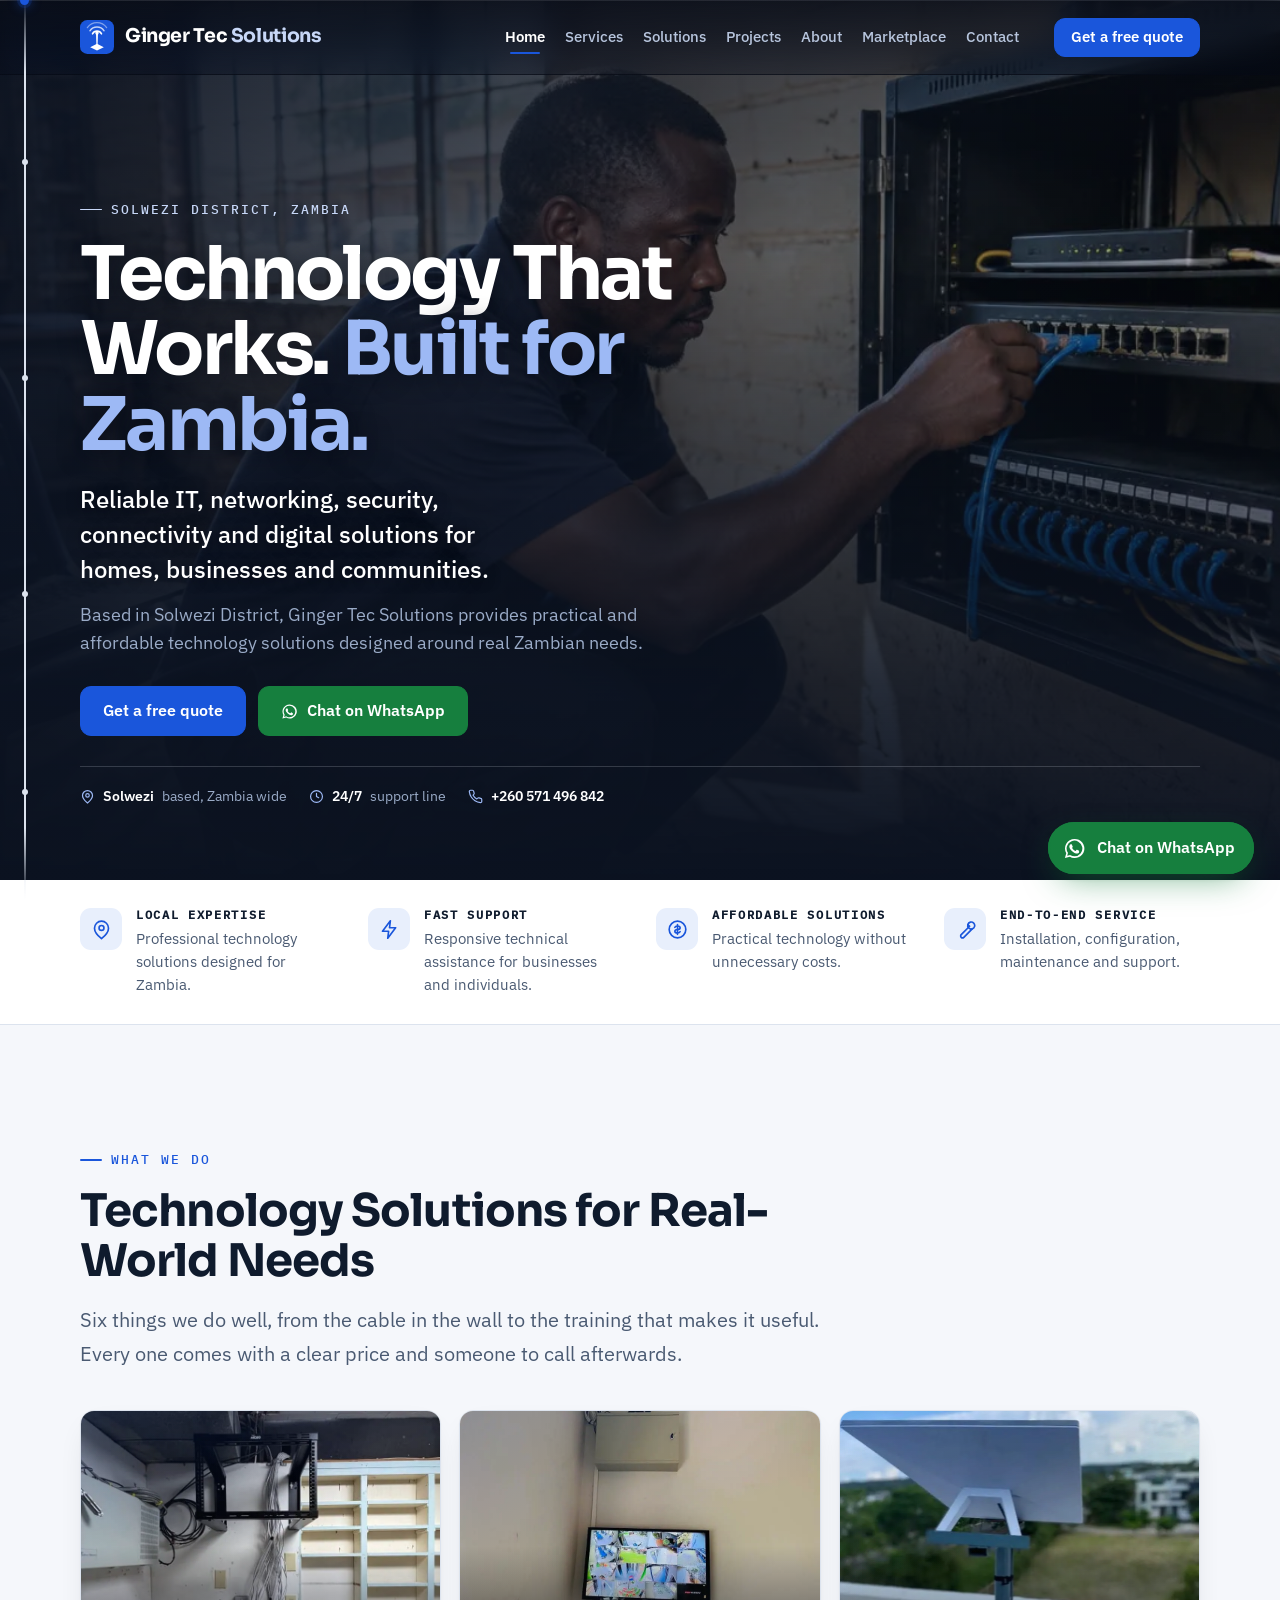
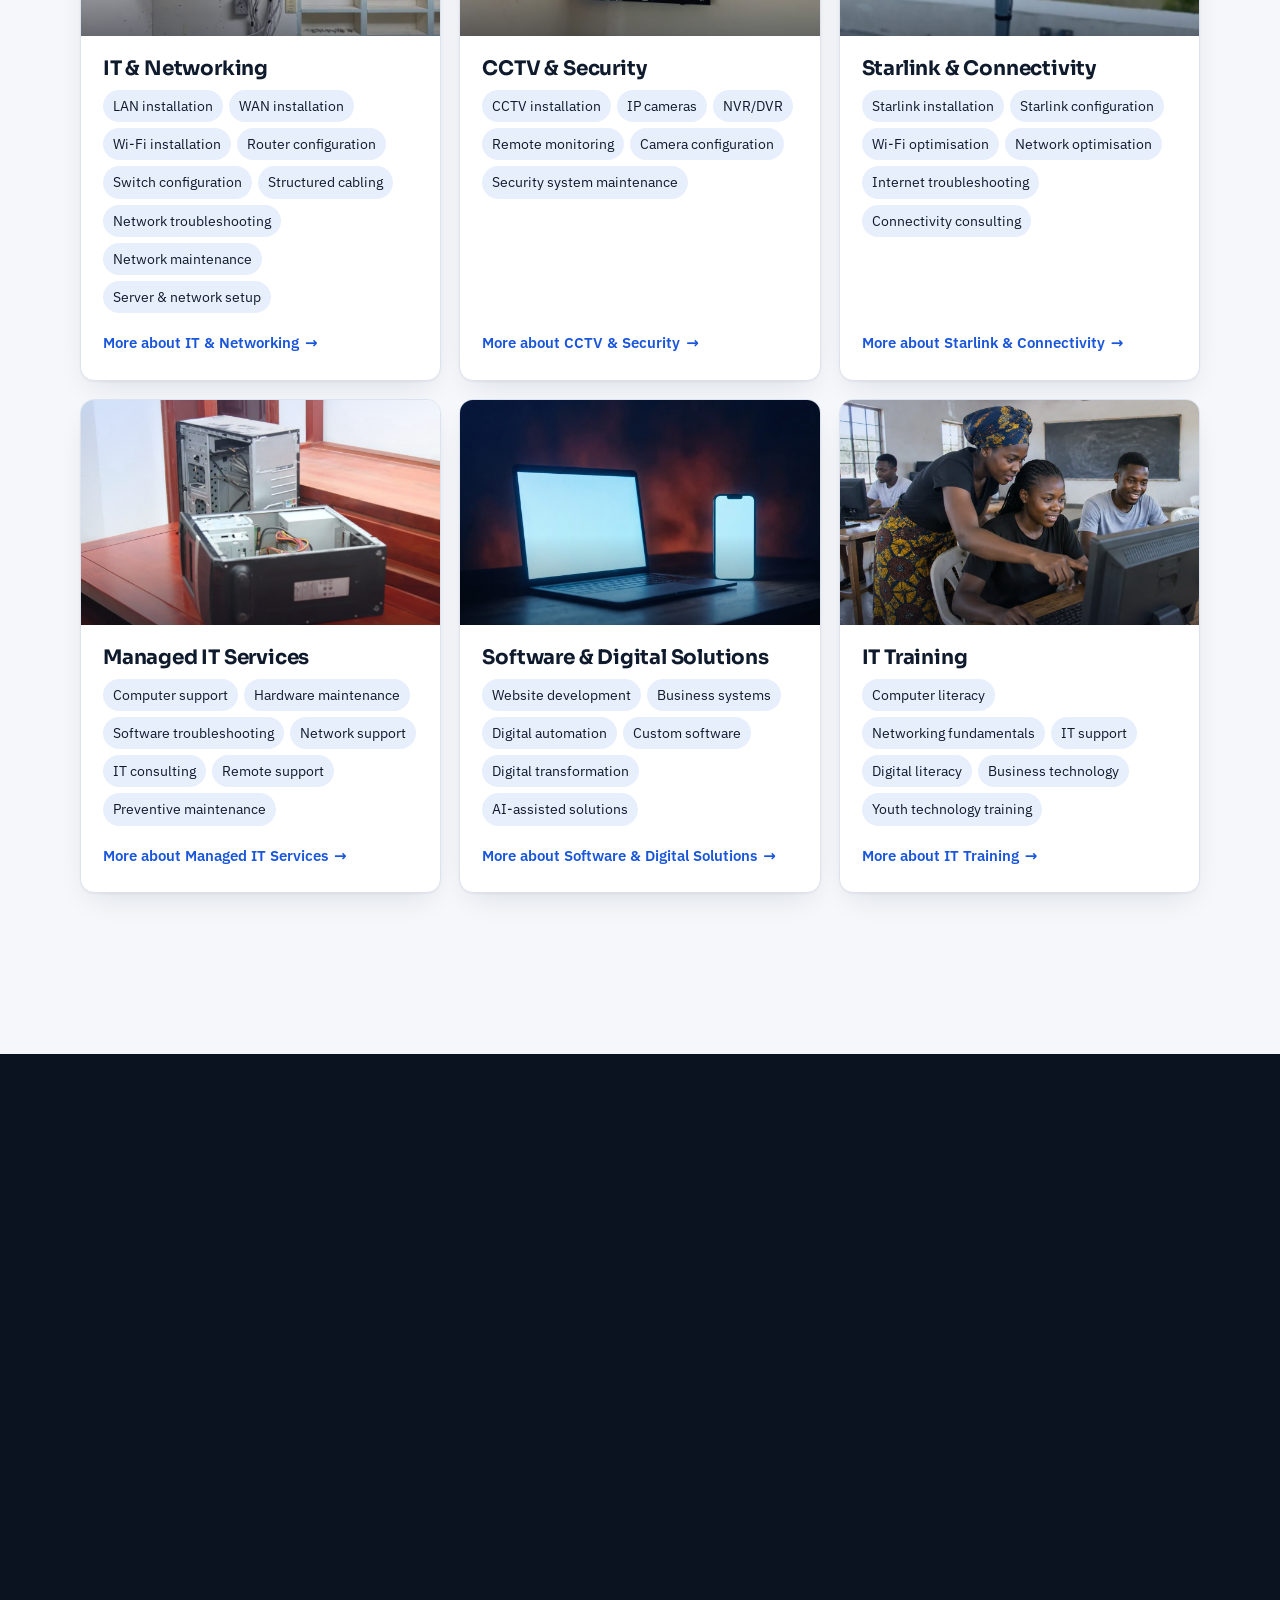
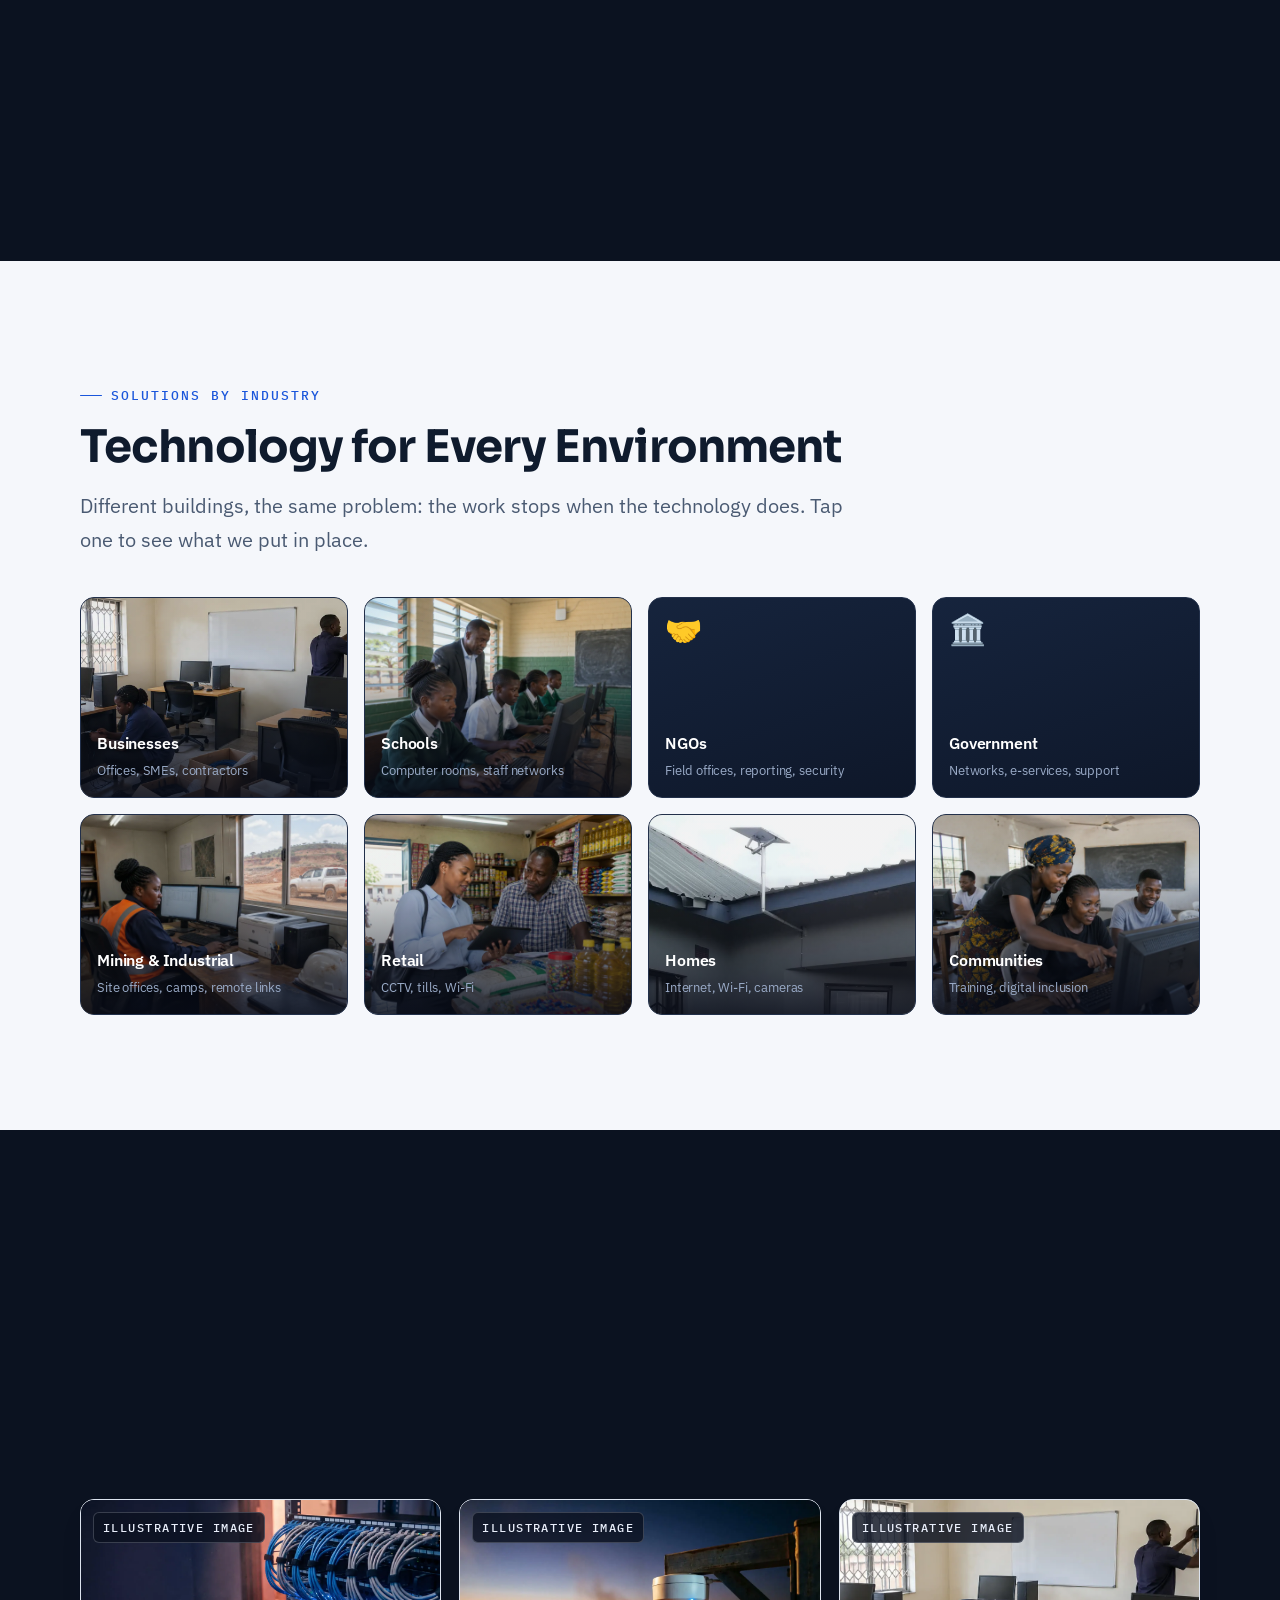
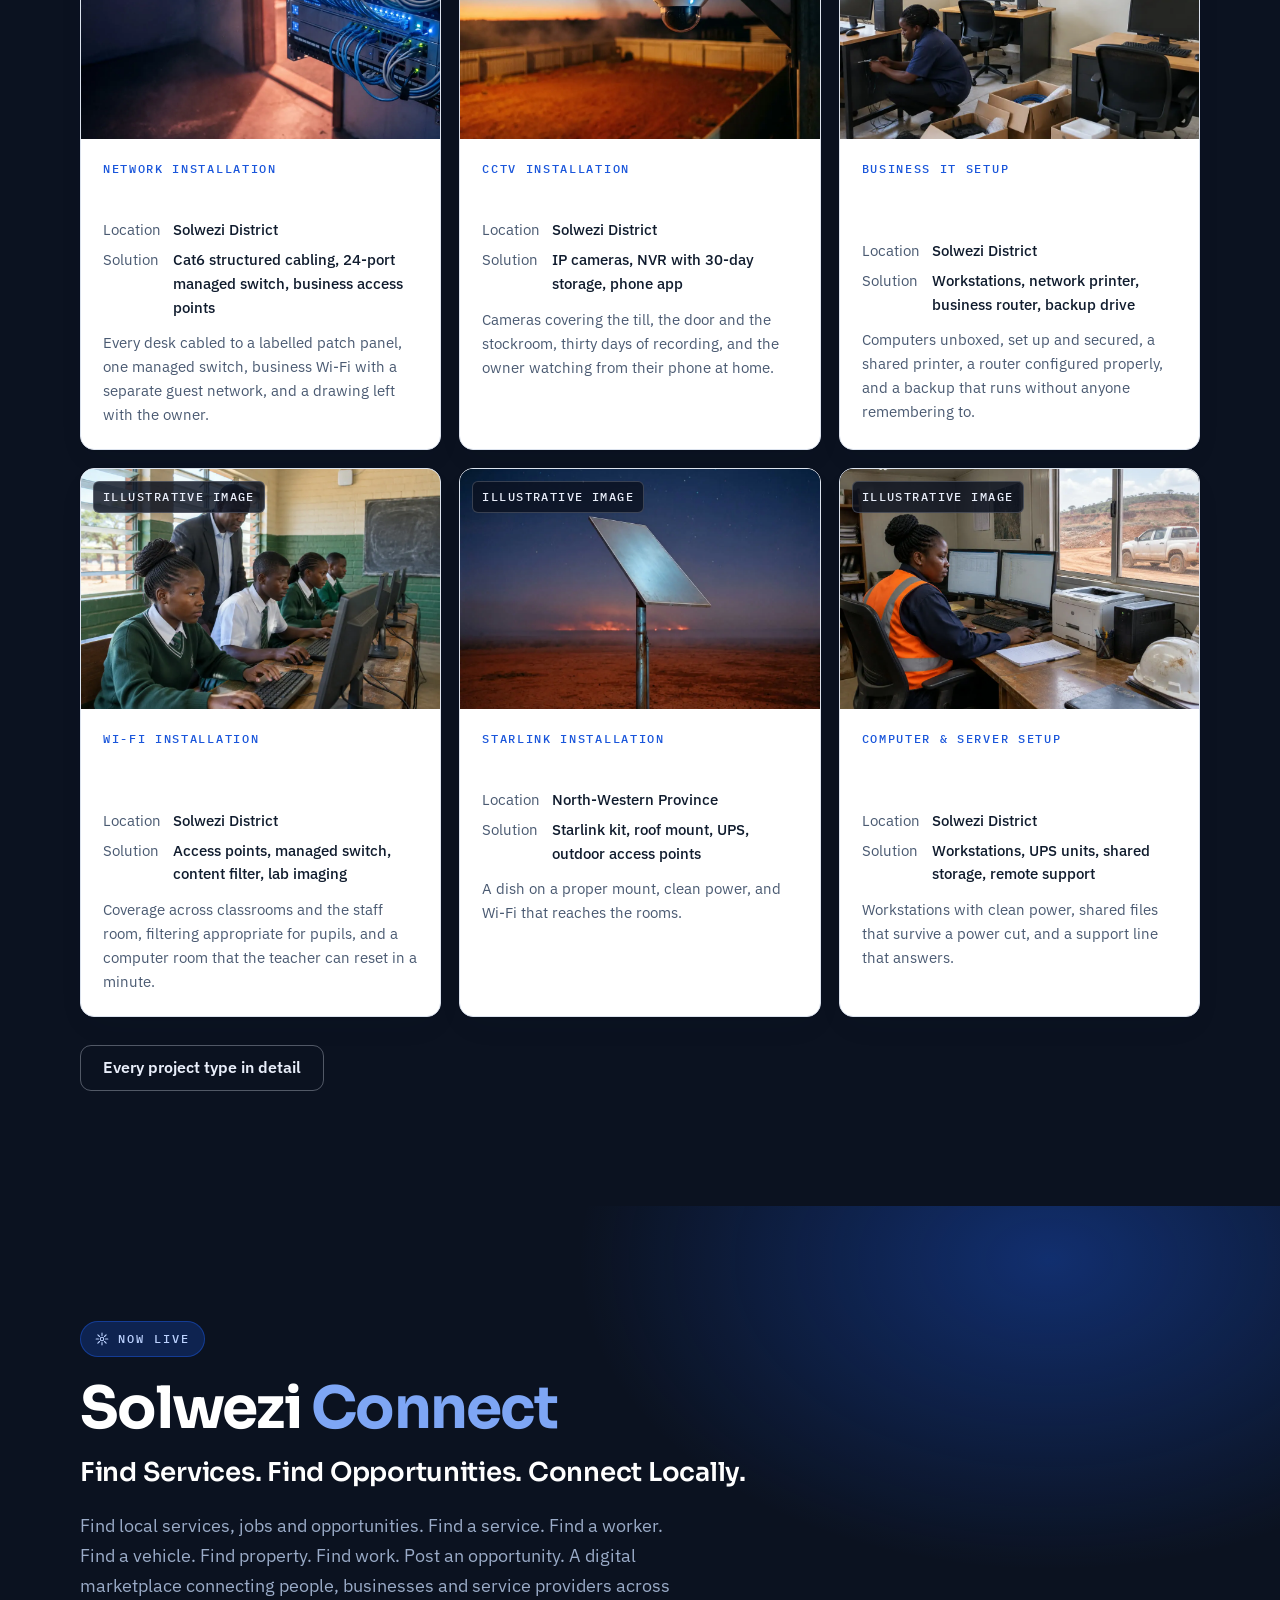
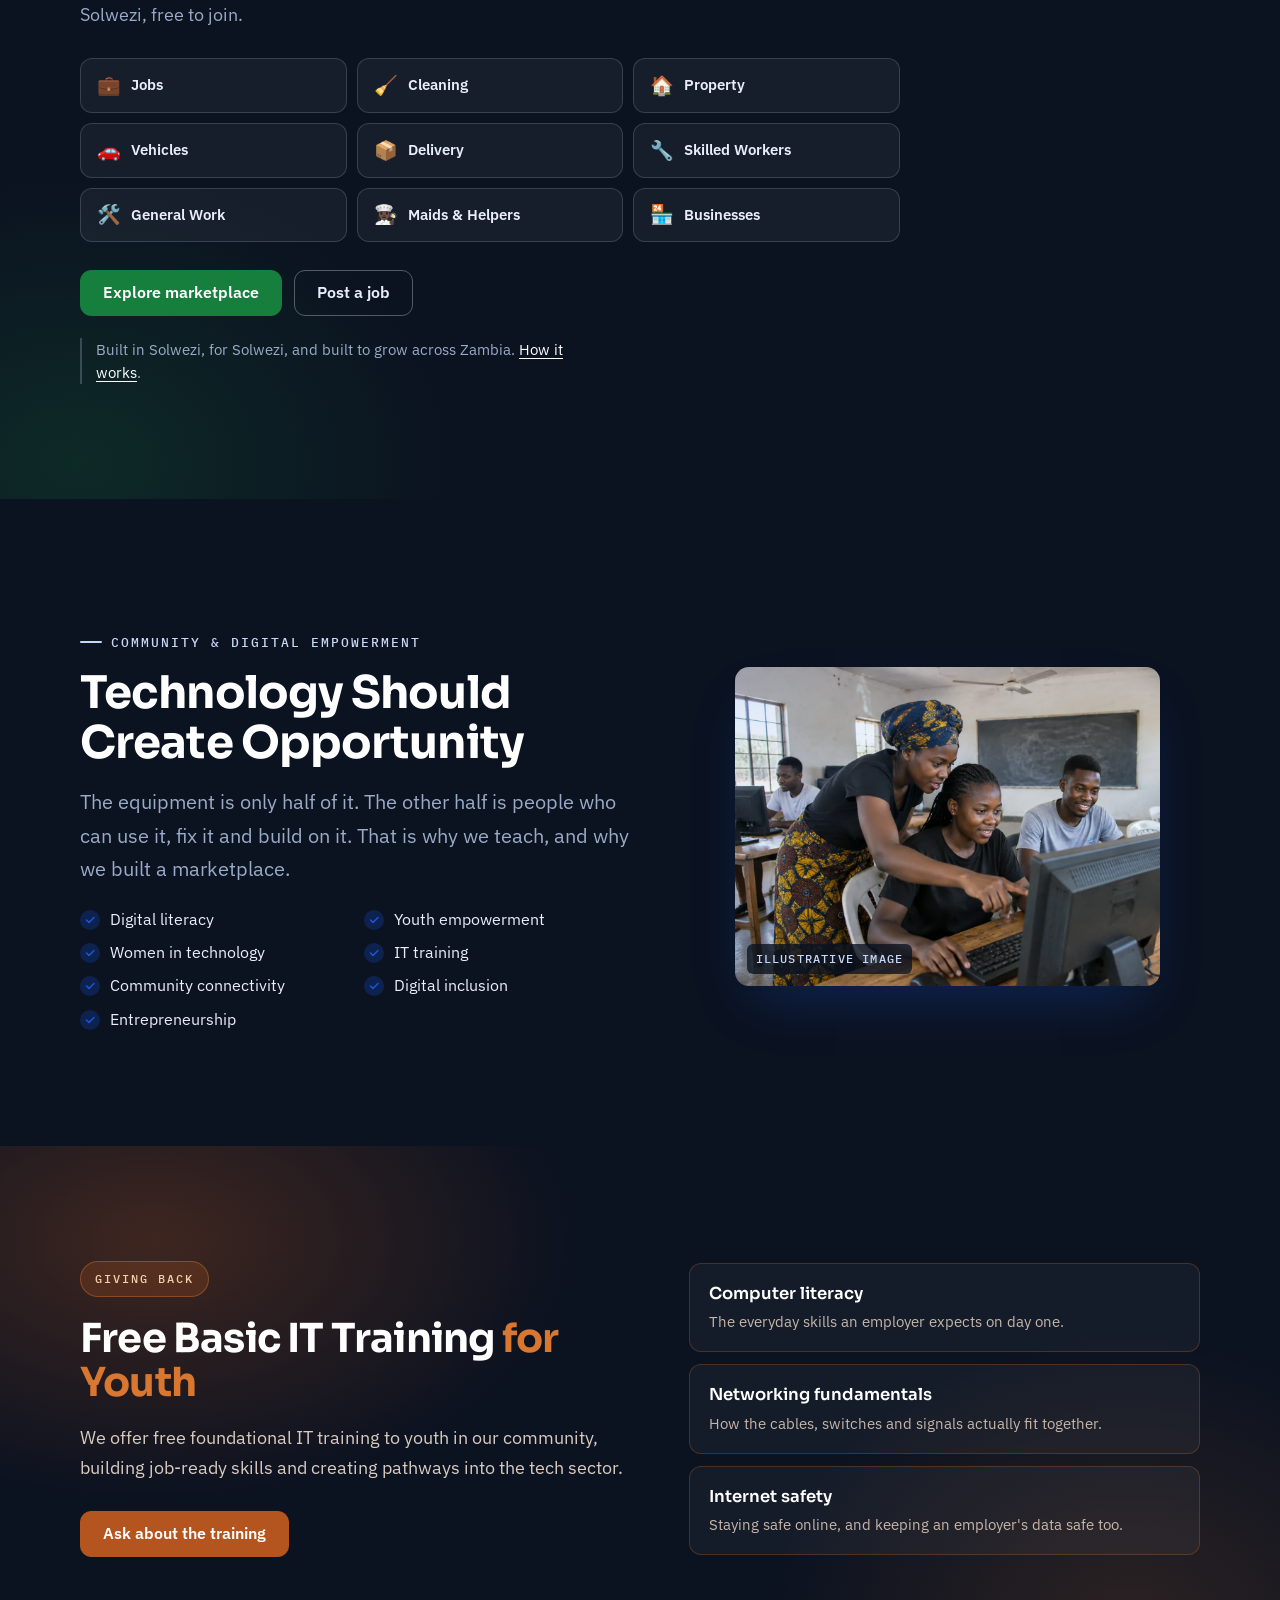
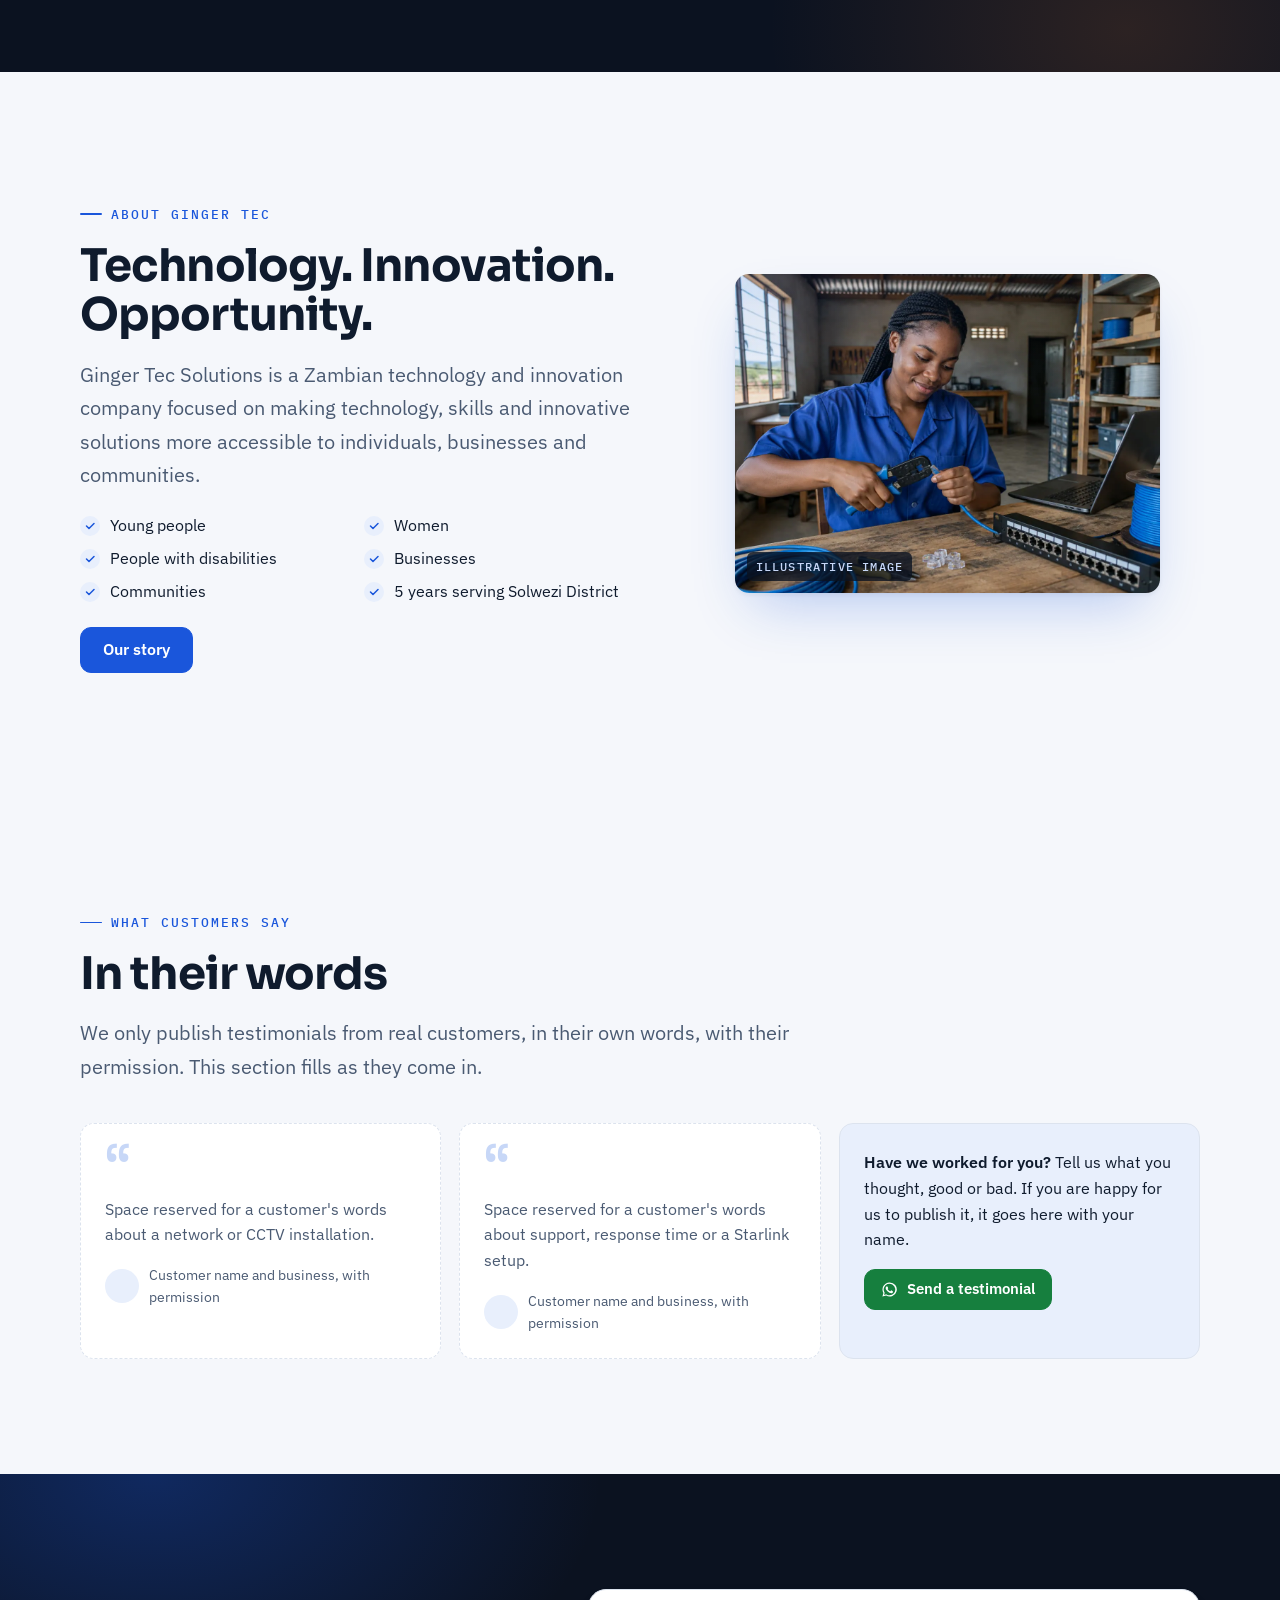
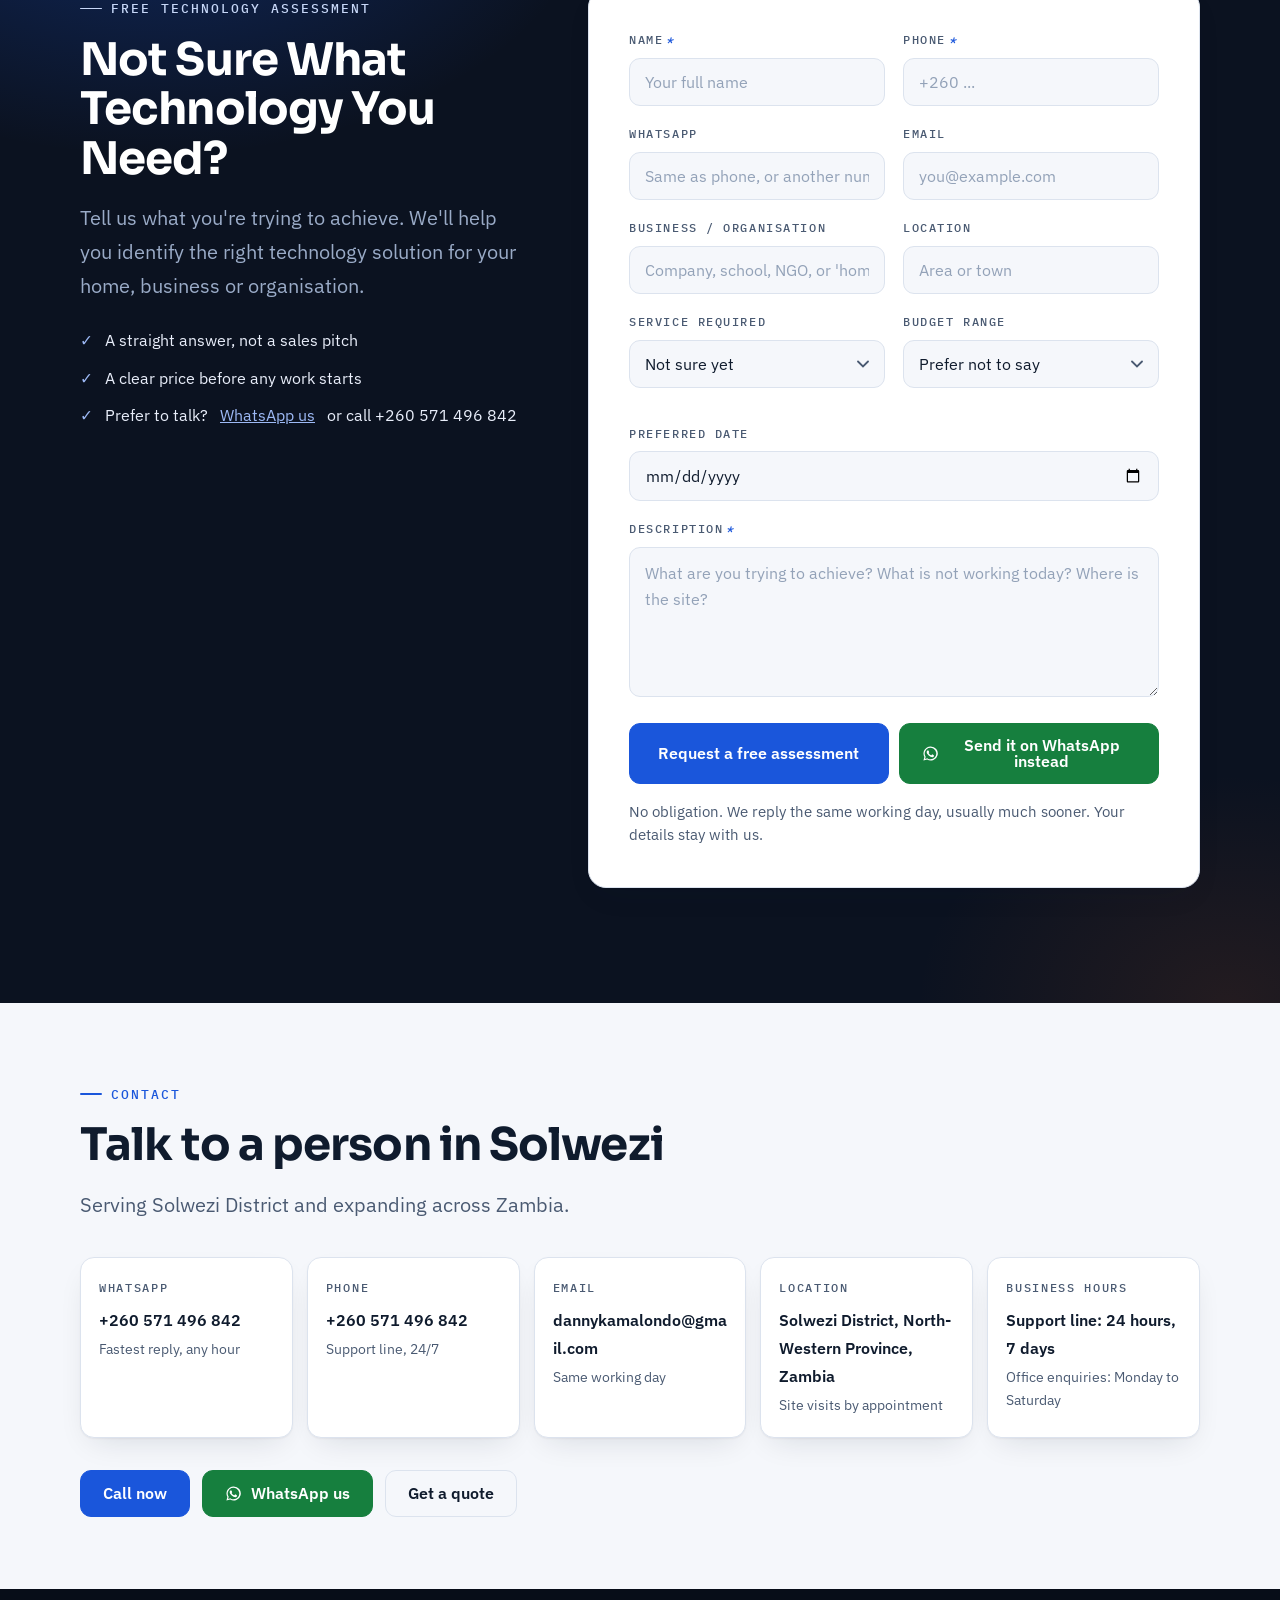
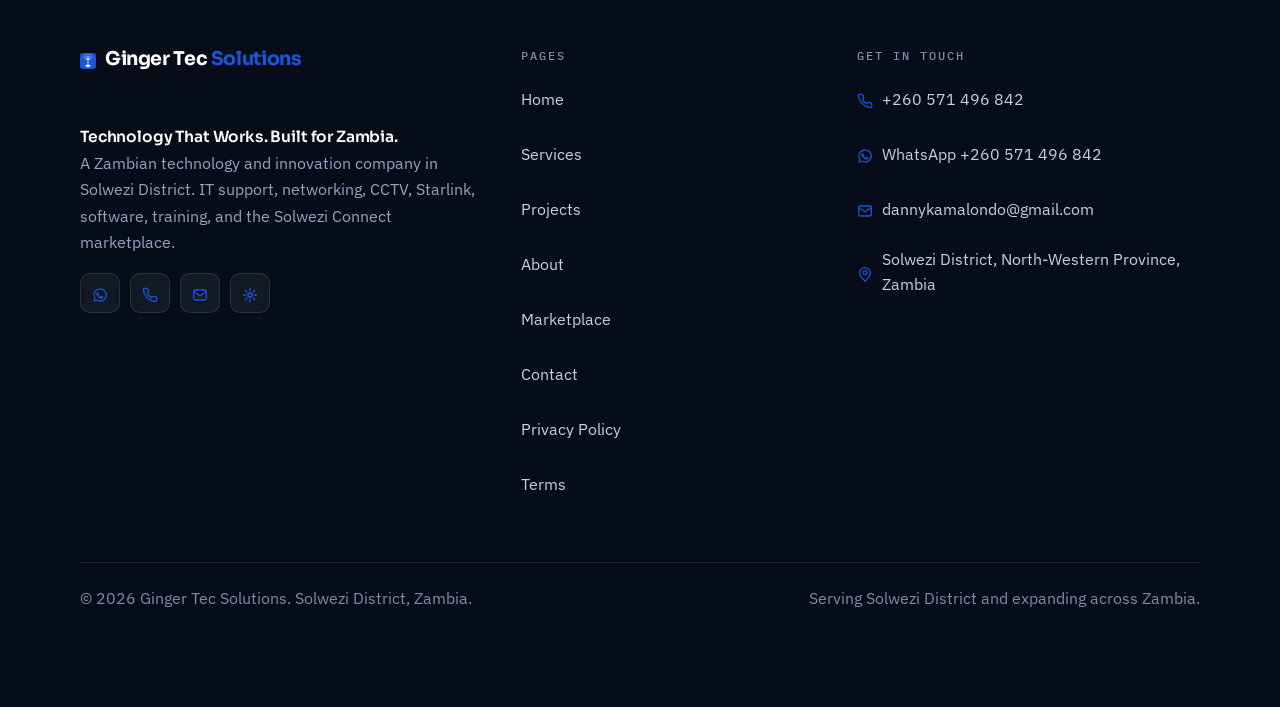
<file: index.html>
<!DOCTYPE html>
<html lang="en">
<head>
<meta charset="utf-8">
<meta name="viewport" content="width=device-width, initial-scale=1, viewport-fit=cover">
<title>Ginger Tec Solutions | IT, Networking, CCTV & Starlink in Solwezi</title>
<meta name="description" content="Zambian IT company in Solwezi: IT support, networking, Wi-Fi, CCTV, Starlink, software, websites and IT training. Technology that works, built for Zambia.">
<meta name="theme-color" content="#0b1220">
<link rel="canonical" href="https://gingertecsolutions.store/">

<meta property="og:type" content="website">
<meta property="og:site_name" content="Ginger Tec Solutions">
<meta property="og:title" content="Ginger Tec Solutions | Technology That Works. Built for Zambia.">
<meta property="og:description" content="Zambian IT company in Solwezi: IT support, networking, Wi-Fi, CCTV, Starlink, software, websites and IT training. Technology that works, built for Zambia.">
<meta property="og:url" content="https://gingertecsolutions.store/">
<meta property="og:image" content="https://gingertecsolutions.store/assets/og-hero.jpg">
<meta property="og:image:width" content="1200">
<meta property="og:image:height" content="630">
<meta property="og:image:alt" content="Ginger Tec Solutions. Technology That Works. Built for Zambia.">
<meta name="twitter:card" content="summary_large_image">
<meta name="twitter:title" content="Ginger Tec Solutions | Technology That Works. Built for Zambia.">
<meta name="twitter:description" content="Zambian IT company in Solwezi: IT support, networking, Wi-Fi, CCTV, Starlink, software, websites and IT training. Technology that works, built for Zambia.">
<meta name="twitter:image" content="https://gingertecsolutions.store/assets/og-hero.jpg">

<link rel="icon" href="data:image/svg+xml,%3Csvg%20xmlns%3D%27http%3A%2F%2Fwww.w3.org%2F2000%2Fsvg%27%20viewBox%3D%270%200%20120%20120%27%3E%3Crect%20width%3D%27120%27%20height%3D%27120%27%20rx%3D%2726%27%20fill%3D%27%231a56db%27%2F%3E%3Cg%20fill%3D%27none%27%20stroke%3D%27%23fff%27%20stroke-linecap%3D%27round%27%3E%3Cpath%20d%3D%27M32%2040a34%2034%200%200%201%2056%200%27%20stroke-width%3D%277.5%27%20opacity%3D%27.62%27%2F%3E%3Cpath%20d%3D%27M43%2052a21%2021%200%200%201%2034%200%27%20stroke-width%3D%278%27%2F%3E%3C%2Fg%3E%3Ccircle%20cx%3D%2760%27%20cy%3D%2749%27%20r%3D%277.5%27%20fill%3D%27%23fff%27%2F%3E%3Cpath%20d%3D%27M55.5%2051%20L64.5%2051%20L63%2090%20L57%2090%20Z%27%20fill%3D%27%23fff%27%2F%3E%3Cpath%20d%3D%27M60%2083%20L86%2096%20L60%20109%20L34%2096%20Z%27%20fill%3D%27%23fff%27%2F%3E%3C%2Fsvg%3E">
<link rel="preload" as="font" type="font/woff2" href="assets/fonts/sora-var.woff2" crossorigin>
<link rel="preload" as="font" type="font/woff2" href="assets/fonts/plex-sans-var.woff2" crossorigin>
<link rel="preload" as="image" href="assets/photos/hero-technician.webp" imagesrcset="assets/photos/hero-technician-m.webp 900w, assets/photos/hero-technician.webp 1344w" imagesizes="100vw" type="image/webp">
<link rel="stylesheet" href="assets/site.css">
<script type="application/ld+json">
{
 "@context": "https://schema.org",
 "@graph": [
  {
   "@type": "ProfessionalService",
   "@id": "https://gingertecsolutions.store/#business",
   "name": "Ginger Tec Solutions",
   "url": "https://gingertecsolutions.store/",
   "image": "https://gingertecsolutions.store/assets/og-hero.jpg",
   "logo": "https://gingertecsolutions.store/assets/og.jpg",
   "slogan": "Technology That Works. Built for Zambia.",
   "description": "Zambian technology and innovation company in Solwezi District providing IT support and managed IT services, network installation, LAN/WAN and Wi-Fi infrastructure, CCTV and security systems, Starlink and internet connectivity, computer hardware and maintenance, software and website development, and digital literacy and IT training.",
   "telephone": "+260571496842",
   "email": "dannykamalondo@gmail.com",
   "address": {
    "@type": "PostalAddress",
    "addressLocality": "Solwezi",
    "addressRegion": "North-Western Province",
    "addressCountry": "ZM"
   },
   "areaServed": [
    {
     "@type": "AdministrativeArea",
     "name": "Solwezi District"
    },
    {
     "@type": "Country",
     "name": "Zambia"
    }
   ],
   "openingHoursSpecification": [
    {
     "@type": "OpeningHoursSpecification",
     "dayOfWeek": [
      "Monday",
      "Tuesday",
      "Wednesday",
      "Thursday",
      "Friday",
      "Saturday",
      "Sunday"
     ],
     "opens": "00:00",
     "closes": "23:59"
    }
   ],
   "sameAs": [
    "https://connect.gingertecsolutions.store"
   ],
   "knowsAbout": [
    "IT support",
    "Managed IT services",
    "Network installation",
    "Wi-Fi installation",
    "Structured cabling",
    "CCTV installation",
    "Starlink installation",
    "Computer maintenance",
    "Website development",
    "Software development",
    "IT training",
    "Digital literacy"
   ],
   "hasOfferCatalog": {
    "@type": "OfferCatalog",
    "name": "Technology services",
    "itemListElement": [
     {
      "@type": "Offer",
      "itemOffered": {
       "@type": "Service",
       "name": "IT & Networking",
       "description": "Wired and wireless networks that stay up. We design, cable, configure and document, so the next person can find the fault as fast as we can.",
       "url": "https://gingertecsolutions.store/services.html#networking",
       "areaServed": "Solwezi District, Zambia"
      }
     },
     {
      "@type": "Offer",
      "itemOffered": {
       "@type": "Service",
       "name": "CCTV & Security",
       "description": "Cameras placed where they actually see, recorders sized for the days you need, and a phone app that works from anywhere.",
       "url": "https://gingertecsolutions.store/services.html#cctv",
       "areaServed": "Solwezi District, Zambia"
      }
     },
     {
      "@type": "Offer",
      "itemOffered": {
       "@type": "Service",
       "name": "Starlink & Connectivity",
       "description": "Internet for the places the cable never reached. We supply, mount, power and set up, then stay on call if anything drops.",
       "url": "https://gingertecsolutions.store/services.html#starlink",
       "areaServed": "Solwezi District, Zambia"
      }
     },
     {
      "@type": "Offer",
      "itemOffered": {
       "@type": "Service",
       "name": "Managed IT Services",
       "description": "Your IT department without hiring one. Monthly, part-time, or when something breaks, with a support line that is answered.",
       "url": "https://gingertecsolutions.store/services.html#managed-it",
       "areaServed": "Solwezi District, Zambia"
      }
     },
     {
      "@type": "Offer",
      "itemOffered": {
       "@type": "Service",
       "name": "Software & Digital Solutions",
       "description": "Modern websites and business tools, built, hosted and kept running. Solwezi Connect is our own product, so we use what we sell.",
       "url": "https://gingertecsolutions.store/services.html#software",
       "areaServed": "Solwezi District, Zambia"
      }
     },
     {
      "@type": "Offer",
      "itemOffered": {
       "@type": "Service",
       "name": "IT Training",
       "description": "Practical skills taught by people who install this equipment for a living. Free basic training for youth, and paid courses for businesses.",
       "url": "https://gingertecsolutions.store/services.html#training",
       "areaServed": "Solwezi District, Zambia"
      }
     },
     {
      "@type": "Offer",
      "itemOffered": {
       "@type": "Service",
       "name": "Government e-Services Help",
       "description": "Help applying for any of the 572 services on the Government of Zambia ZamServices portal: PACRA, ZRA, RTSA, licences, land records. You bring the documents; we handle the portal.",
       "url": "https://gingertecsolutions.store/services.html#egov",
       "areaServed": "Solwezi District, Zambia"
      }
     }
    ]
   }
  },
  {
   "@type": "WebSite",
   "@id": "https://gingertecsolutions.store/#website",
   "url": "https://gingertecsolutions.store/",
   "name": "Ginger Tec Solutions",
   "publisher": {
    "@id": "https://gingertecsolutions.store/#business"
   },
   "inLanguage": "en"
  }
 ]
}
</script>
</head>
<body data-wa="https://wa.me/260571496842">

<a class="skip" href="#main">Skip to content</a>
<div class="env" aria-hidden="true"></div>

<div class="rail" aria-hidden="true">
  <span class="rail__track"></span>
  <span class="rail__fill"></span>
  <span class="rail__node" data-at="0.18" style="top:18%"></span>
  <span class="rail__node" data-at="0.42" style="top:42%"></span>
  <span class="rail__node" data-at="0.66" style="top:66%"></span>
  <span class="rail__node" data-at="0.88" style="top:88%"></span>
  <span class="rail__dot"></span>
</div>

<div class="page">

<header class="hdr">
  <div class="shell hdr__in">
    <a class="brand" href="index.html">
      <svg class="brand__mark" viewBox="0 0 120 120" aria-hidden="true"><rect width="120" height="120" rx="26" fill="currentColor"></rect><g fill="none" stroke="#fff" stroke-linecap="round"><path d="M26 27a42 42 0 0 1 68 0" stroke-width="4.5" opacity=".45"></path><path d="M35 38a30 30 0 0 1 50 0" stroke-width="5" opacity=".75"></path><path d="M44 49a18 18 0 0 1 32 0" stroke-width="5.5"></path></g><circle cx="60" cy="46" r="6" fill="#fff"></circle><path d="M56.5 48 L63.5 48 L62 90 L58 90 Z" fill="#fff"></path><path d="M60 84 L84 96 L60 108 L36 96 Z" fill="#fff"></path></svg>
      <span class="brand__name">Ginger Tec <i>Solutions</i></span>
    </a>

    <nav class="nav" aria-label="Main">
      <a href="index.html" aria-current="page">Home</a>
      <a href="services.html">Services</a>
      <a href="solutions.html">Solutions</a>
      <a href="projects.html">Projects</a>
      <a href="about.html">About</a>
      <a href="marketplace.html">Marketplace</a>
      <a href="contact.html">Contact</a>
    </nav>

    <div class="hdr__cta">
      <a class="btn btn--wa btn--sm" href="https://wa.me/260571496842" target="_blank" rel="noopener"><svg viewBox="0 0 24 24" fill="currentColor" aria-hidden="true"><path d="M12 2a10 10 0 0 0-8.6 15L2 22l5.2-1.4A10 10 0 1 0 12 2zm0 18.2a8.2 8.2 0 0 1-4.2-1.2l-.3-.2-3.1.8.8-3-.2-.3A8.2 8.2 0 1 1 12 20.2zm4.5-6.1c-.2-.1-1.5-.7-1.7-.8s-.4-.1-.6.1-.6.8-.8 1-.3.2-.6.1a6.7 6.7 0 0 1-3.3-2.9c-.2-.4.2-.4.6-1.2a.5.5 0 0 0 0-.5c0-.1-.6-1.4-.8-1.9s-.4-.4-.6-.4h-.5a1 1 0 0 0-.7.3 2.9 2.9 0 0 0-.9 2.2 5 5 0 0 0 1 2.7 11.4 11.4 0 0 0 4.4 3.9c1.6.6 2.2.7 3 .6a2.6 2.6 0 0 0 1.7-1.2 2.1 2.1 0 0 0 .1-1.2c0-.2-.2-.3-.4-.4z"></path></svg>WhatsApp</a>
      <a class="btn btn--primary btn--sm hdr__quote" href="contact.html#assessment">Get a free quote</a>
    </div>

    <a class="hdr__call hdr__call--wa" href="https://wa.me/260571496842" target="_blank" rel="noopener" aria-label="Chat with Ginger Tec Solutions on WhatsApp"><svg viewBox="0 0 24 24" fill="currentColor" aria-hidden="true"><path d="M12 2a10 10 0 0 0-8.6 15L2 22l5.2-1.4A10 10 0 1 0 12 2zm0 18.2a8.2 8.2 0 0 1-4.2-1.2l-.3-.2-3.1.8.8-3-.2-.3A8.2 8.2 0 1 1 12 20.2zm4.5-6.1c-.2-.1-1.5-.7-1.7-.8s-.4-.1-.6.1-.6.8-.8 1-.3.2-.6.1a6.7 6.7 0 0 1-3.3-2.9c-.2-.4.2-.4.6-1.2a.5.5 0 0 0 0-.5c0-.1-.6-1.4-.8-1.9s-.4-.4-.6-.4h-.5a1 1 0 0 0-.7.3 2.9 2.9 0 0 0-.9 2.2 5 5 0 0 0 1 2.7 11.4 11.4 0 0 0 4.4 3.9c1.6.6 2.2.7 3 .6a2.6 2.6 0 0 0 1.7-1.2 2.1 2.1 0 0 0 .1-1.2c0-.2-.2-.3-.4-.4z"></path></svg></a>
    <button class="burger" type="button" aria-expanded="false" aria-controls="drawer" aria-label="Open menu"><span></span></button>
  </div>

  <div class="drawer" id="drawer">
    <div class="shell">
      <ul>
        <li><a href="index.html" aria-current="page">Home</a></li>
        <li><a href="services.html">Services</a></li>
        <li><a href="solutions.html">Solutions</a></li>
        <li><a href="projects.html">Projects</a></li>
        <li><a href="about.html">About</a></li>
        <li><a href="marketplace.html">Marketplace</a></li>
        <li><a href="contact.html">Contact</a></li>
      </ul>
      <div class="drawer__cta">
        <a class="btn btn--primary" href="contact.html#assessment">Get a free quote</a>
        <a class="btn btn--wa" href="https://wa.me/260571496842" target="_blank" rel="noopener"><svg viewBox="0 0 24 24" fill="currentColor" aria-hidden="true"><path d="M12 2a10 10 0 0 0-8.6 15L2 22l5.2-1.4A10 10 0 1 0 12 2zm0 18.2a8.2 8.2 0 0 1-4.2-1.2l-.3-.2-3.1.8.8-3-.2-.3A8.2 8.2 0 1 1 12 20.2zm4.5-6.1c-.2-.1-1.5-.7-1.7-.8s-.4-.1-.6.1-.6.8-.8 1-.3.2-.6.1a6.7 6.7 0 0 1-3.3-2.9c-.2-.4.2-.4.6-1.2a.5.5 0 0 0 0-.5c0-.1-.6-1.4-.8-1.9s-.4-.4-.6-.4h-.5a1 1 0 0 0-.7.3 2.9 2.9 0 0 0-.9 2.2 5 5 0 0 0 1 2.7 11.4 11.4 0 0 0 4.4 3.9c1.6.6 2.2.7 3 .6a2.6 2.6 0 0 0 1.7-1.2 2.1 2.1 0 0 0 .1-1.2c0-.2-.2-.3-.4-.4z"></path></svg>WhatsApp us</a>
        <a class="btn btn--ghost" href="tel:+260571496842">Call +260 571 496 842</a>
      </div>
    </div>
  </div>
</header>

<main id="main" tabindex="-1">

  <!-- HERO -->
  <section class="hero2" aria-label="Ginger Tec Solutions">
    <div class="hero2__media">
      <picture><source type="image/webp" srcset="assets/photos/hero-technician-m.webp 900w, assets/photos/hero-technician.webp 1344w" sizes="100vw"><img src="assets/photos/hero-technician.jpg" srcset="assets/photos/hero-technician-m.jpg 900w, assets/photos/hero-technician.jpg 1344w" sizes="100vw" width="1344" height="752" fetchpriority="high" alt="A Zambian network technician crouched at a wall-mounted cabinet, clipping a blue patch cable into a switch in the back room of a hardware shop in Solwezi"></picture>
    </div>
    <div class="hero2__scrim"></div>
    <div class="shell hero2__in">
      <span class="kicker">Solwezi District, Zambia</span>
      <h1>Technology That Works. <em>Built for Zambia.</em></h1>
      <p class="hero2__sub">Reliable IT, networking, security, connectivity and digital solutions for homes, businesses and communities.</p>
      <p class="hero2__sup">Based in Solwezi District, Ginger Tec Solutions provides practical and affordable technology solutions designed around real Zambian needs.</p>
      <div class="hero2__row">
        <a class="btn btn--primary" href="contact.html#assessment">Get a free quote</a>
        <a class="btn btn--wa" href="https://wa.me/260571496842" target="_blank" rel="noopener"><svg viewBox="0 0 24 24" fill="currentColor" aria-hidden="true"><path d="M12 2a10 10 0 0 0-8.6 15L2 22l5.2-1.4A10 10 0 1 0 12 2zm0 18.2a8.2 8.2 0 0 1-4.2-1.2l-.3-.2-3.1.8.8-3-.2-.3A8.2 8.2 0 1 1 12 20.2zm4.5-6.1c-.2-.1-1.5-.7-1.7-.8s-.4-.1-.6.1-.6.8-.8 1-.3.2-.6.1a6.7 6.7 0 0 1-3.3-2.9c-.2-.4.2-.4.6-1.2a.5.5 0 0 0 0-.5c0-.1-.6-1.4-.8-1.9s-.4-.4-.6-.4h-.5a1 1 0 0 0-.7.3 2.9 2.9 0 0 0-.9 2.2 5 5 0 0 0 1 2.7 11.4 11.4 0 0 0 4.4 3.9c1.6.6 2.2.7 3 .6a2.6 2.6 0 0 0 1.7-1.2 2.1 2.1 0 0 0 .1-1.2c0-.2-.2-.3-.4-.4z"></path></svg>Chat on WhatsApp</a>
      </div>
      <div class="hero2__facts">
        <span><svg viewBox="0 0 24 24" fill="none" stroke="currentColor" stroke-width="1.9" stroke-linecap="round" stroke-linejoin="round" aria-hidden="true"><path d="M20 10.5c0 5.5-8 12-8 12s-8-6.5-8-12a8 8 0 0 1 16 0z"></path><circle cx="12" cy="10.2" r="2.8"></circle></svg><b>Solwezi</b> based, Zambia wide</span>
        <span><svg viewBox="0 0 24 24" fill="none" stroke="currentColor" stroke-width="1.9" stroke-linecap="round" stroke-linejoin="round" aria-hidden="true"><circle cx="12" cy="12" r="9.5"></circle><path d="M12 7v5l3.5 2"></path></svg><b>24/7</b> support line</span>
        <span><svg viewBox="0 0 24 24" fill="none" stroke="currentColor" stroke-width="1.9" stroke-linecap="round" stroke-linejoin="round" aria-hidden="true"><path d="M22 16.9v3a2 2 0 0 1-2.2 2 19.8 19.8 0 0 1-8.6-3.1 19.5 19.5 0 0 1-6-6A19.8 19.8 0 0 1 2.1 4.2 2 2 0 0 1 4.1 2h3a2 2 0 0 1 2 1.7c.1 1 .4 1.9.7 2.8a2 2 0 0 1-.5 2.1L8.1 9.9a16 16 0 0 0 6 6l1.3-1.2a2 2 0 0 1 2.1-.5c.9.3 1.8.6 2.8.7a2 2 0 0 1 1.7 2z"></path></svg><b>+260 571 496 842</b></span>
      </div>
    </div>
  </section>

  
  <section class="trust" aria-label="Why people choose us">
    <div class="shell">
      <div class="trust__grid">
        <div class="trust__item"><span class="trust__ico"><svg viewBox="0 0 24 24" fill="none" stroke="currentColor" stroke-width="1.9" stroke-linecap="round" stroke-linejoin="round" aria-hidden="true"><path d="M20 10.5c0 5.5-8 12-8 12s-8-6.5-8-12a8 8 0 0 1 16 0z"></path><circle cx="12" cy="10.2" r="2.8"></circle></svg></span><div><h3>Local expertise</h3><p>Professional technology solutions designed for Zambia.</p></div></div>
        <div class="trust__item"><span class="trust__ico"><svg viewBox="0 0 24 24" fill="none" stroke="currentColor" stroke-width="1.9" stroke-linecap="round" stroke-linejoin="round" aria-hidden="true"><path d="M13 2L4 14h7l-1 8 9-12h-7z"></path></svg></span><div><h3>Fast support</h3><p>Responsive technical assistance for businesses and individuals.</p></div></div>
        <div class="trust__item"><span class="trust__ico"><svg viewBox="0 0 24 24" fill="none" stroke="currentColor" stroke-width="1.9" stroke-linecap="round" stroke-linejoin="round" aria-hidden="true"><circle cx="12" cy="12" r="9.5"></circle><path d="M12 6.5v11M9 9.5a3 3 0 0 1 3-1.5c1.7 0 3 .9 3 2s-1.3 2-3 2-3 .9-3 2 1.3 2 3 2a3 3 0 0 0 3-1.5"></path></svg></span><div><h3>Affordable solutions</h3><p>Practical technology without unnecessary costs.</p></div></div>
        <div class="trust__item"><span class="trust__ico"><svg viewBox="0 0 24 24" fill="none" stroke="currentColor" stroke-width="1.9" stroke-linecap="round" stroke-linejoin="round" aria-hidden="true"><path d="M14.7 6.3a4 4 0 0 0 5 5l-9.6 9.6a2.1 2.1 0 0 1-3-3l9.6-9.6z"></path><path d="M14.7 6.3a4 4 0 1 1 5 5"></path></svg></span><div><h3>End-to-end service</h3><p>Installation, configuration, maintenance and support.</p></div></div>
      </div>
    </div>
  </section>

  <!-- SERVICES -->
  <section class="sec" id="services">
    <div class="shell">
      <div class="sec__head rv">
        <span class="kicker">What we do</span>
        <h2 class="h2">Technology Solutions for Real-World Needs</h2>
        <p class="lede">Six things we do well, from the cable in the wall to the training that makes it useful. Every one comes with a clear price and someone to call afterwards.</p>
      </div>
      
      <div class="scards stag">
        <article class="scard">
          <div class="scard__art"><picture><source type="image/webp" srcset="assets/photos/work/network-rack.webp"><img src="assets/photos/work/network-rack.jpg" alt="A wall-mounted open network rack with a bundle of grey Ethernet cables being pulled in during an installation" loading="lazy" width="768" height="480"></picture></div>
          <div class="scard__body">
            <h3>IT & Networking</h3>
            <ul><li>LAN installation</li><li>WAN installation</li><li>Wi-Fi installation</li><li>Router configuration</li><li>Switch configuration</li><li>Structured cabling</li><li>Network troubleshooting</li><li>Network maintenance</li><li>Server & network setup</li></ul>
            <a class="scard__link" href="services.html#networking">More about IT & Networking</a>
          </div>
        </article>
        <article class="scard">
          <div class="scard__art"><picture><source type="image/webp" srcset="assets/photos/work/cctv-monitor.webp"><img src="assets/photos/work/cctv-monitor.jpg" alt="A wall-mounted screen showing sixteen camera views from a Hikvision recorder, with the recorder in a locked cabinet above it" loading="lazy" width="960" height="600"></picture></div>
          <div class="scard__body">
            <h3>CCTV & Security</h3>
            <ul><li>CCTV installation</li><li>IP cameras</li><li>NVR/DVR</li><li>Remote monitoring</li><li>Camera configuration</li><li>Security system maintenance</li></ul>
            <a class="scard__link" href="services.html#cctv">More about CCTV & Security</a>
          </div>
        </article>
        <article class="scard">
          <div class="scard__art"><picture><source type="image/webp" srcset="assets/photos/work/starlink-rooftop.webp"><img src="assets/photos/work/starlink-rooftop.jpg" alt="A Starlink dish on a pole mount at the edge of a flat roof, looking out over trees and houses" loading="lazy" width="720" height="450"></picture></div>
          <div class="scard__body">
            <h3>Starlink & Connectivity</h3>
            <ul><li>Starlink installation</li><li>Starlink configuration</li><li>Wi-Fi optimisation</li><li>Network optimisation</li><li>Internet troubleshooting</li><li>Connectivity consulting</li></ul>
            <a class="scard__link" href="services.html#starlink">More about Starlink & Connectivity</a>
          </div>
        </article>
        <article class="scard">
          <div class="scard__art"><picture><source type="image/webp" srcset="assets/photos/work/pc-hardware-repair.webp"><img src="assets/photos/work/pc-hardware-repair.jpg" alt="Two desktop computers opened on a bench for repair, with the power supply and drive bays visible" loading="lazy" width="1200" height="750"></picture></div>
          <div class="scard__body">
            <h3>Managed IT Services</h3>
            <ul><li>Computer support</li><li>Hardware maintenance</li><li>Software troubleshooting</li><li>Network support</li><li>IT consulting</li><li>Remote support</li><li>Preventive maintenance</li></ul>
            <a class="scard__link" href="services.html#managed-it">More about Managed IT Services</a>
          </div>
        </article>
        <article class="scard">
          <div class="scard__art"><picture><source type="image/webp" srcset="assets/svc/web.webp"><img src="assets/svc/web.jpg" alt="A laptop and a phone lit up on a desk" loading="lazy" width="1200" height="896"></picture></div>
          <div class="scard__body">
            <h3>Software & Digital Solutions</h3>
            <ul><li>Website development</li><li>Business systems</li><li>Digital automation</li><li>Custom software</li><li>Digital transformation</li><li>AI-assisted solutions</li></ul>
            <a class="scard__link" href="services.html#software">More about Software & Digital Solutions</a>
          </div>
        </article>
        <article class="scard">
          <div class="scard__art"><picture><source type="image/webp" srcset="assets/photos/training.webp"><img src="assets/photos/training.jpg" alt="Young Zambian adults learning at desktop computers in a training room, one pointing at a classmate's screen" loading="lazy" width="1200" height="900"></picture></div>
          <div class="scard__body">
            <h3>IT Training</h3>
            <ul><li>Computer literacy</li><li>Networking fundamentals</li><li>IT support</li><li>Digital literacy</li><li>Business technology</li><li>Youth technology training</li></ul>
            <a class="scard__link" href="services.html#training">More about IT Training</a>
          </div>
        </article>
      </div>
      <p class="projs__note rv">Also: Government e-services help for the ZamServices portal. <a href="services.html">See every service</a>.</p>
    </div>
  </section>

  <!-- WHY -->
  <section class="sec sec--deep">
    <div class="shell">
      <div class="sec__head rv">
        <span class="kicker">Why Ginger Tec</span>
        <h2 class="h2">Why Choose Ginger Tec?</h2>
      </div>
      
      <div class="why stag">
        <div class="why__item"><span class="why__e" aria-hidden="true">🇿🇲</span><h3>Local Zambian Expertise</h3><p>Solutions designed around local needs, by people based in Solwezi.</p></div>
        <div class="why__item"><span class="why__e" aria-hidden="true">⚡</span><h3>Fast Response</h3><p>Responsive technical support when you need it, on WhatsApp first.</p></div>
        <div class="why__item"><span class="why__e" aria-hidden="true">💰</span><h3>Affordable Solutions</h3><p>Solutions designed around practical budgets, priced before work starts.</p></div>
        <div class="why__item"><span class="why__e" aria-hidden="true">🛠️</span><h3>Professional Installation</h3><p>Careful installation and configuration, labelled and documented.</p></div>
        <div class="why__item"><span class="why__e" aria-hidden="true">🔒</span><h3>Security Focused</h3><p>Reliable technology and security infrastructure, done properly.</p></div>
        <div class="why__item"><span class="why__e" aria-hidden="true">🤝</span><h3>Long-Term Support</h3><p>We don’t disappear after installation.</p></div>
      </div>
    </div>
  </section>

  <!-- SOLUTIONS BY INDUSTRY -->
  <section class="sec">
    <div class="shell">
      <div class="sec__head rv">
        <span class="kicker">Solutions by industry</span>
        <h2 class="h2">Technology for Every Environment</h2>
        <p class="lede">Different buildings, the same problem: the work stops when the technology does. Tap one to see what we put in place.</p>
      </div>
      
      <div class="inds stag">
        <a class="ind" href="solutions.html#businesses"><picture><source type="image/webp" srcset="assets/photos/office-setup.webp"><img src="assets/photos/office-setup.jpg" alt="Technicians setting up computers in a new office" loading="lazy" width="1200" height="672"></picture><span class="ind__label">Businesses<small>Offices, SMEs, contractors</small></span></a>
        <a class="ind" href="solutions.html#schools"><picture><source type="image/webp" srcset="assets/photos/school.webp"><img src="assets/photos/school.jpg" alt="Pupils at computers in a Zambian classroom" loading="lazy" width="1200" height="904"></picture><span class="ind__label">Schools<small>Computer rooms, staff networks</small></span></a>
        <a class="ind ind--flat" href="solutions.html#ngos"><span class="ind__ico" aria-hidden="true">🤝</span><span class="ind__label">NGOs<small>Field offices, reporting, security</small></span></a>
        <a class="ind ind--flat" href="solutions.html#government"><span class="ind__ico" aria-hidden="true">🏛️</span><span class="ind__label">Government<small>Networks, e-services, support</small></span></a>
        <a class="ind" href="solutions.html#mining-industrial"><picture><source type="image/webp" srcset="assets/photos/mining-office.webp"><img src="assets/photos/mining-office.jpg" alt="A site office overlooking red earth and a parked pickup" loading="lazy" width="1200" height="904"></picture><span class="ind__label">Mining & Industrial<small>Site offices, camps, remote links</small></span></a>
        <a class="ind" href="solutions.html#retail"><picture><source type="image/webp" srcset="assets/photos/shop-consult.webp"><img src="assets/photos/shop-consult.jpg" alt="A consultant with a shop owner in a grocery shop" loading="lazy" width="1200" height="904"></picture><span class="ind__label">Retail<small>CCTV, tills, Wi-Fi</small></span></a>
        <a class="ind" href="solutions.html#homes"><picture><source type="image/webp" srcset="assets/photos/work/starlink-house.webp"><img src="assets/photos/work/starlink-house.jpg" alt="A Starlink dish mounted above the roof of a house" loading="lazy" width="956" height="717"></picture><span class="ind__label">Homes<small>Internet, Wi-Fi, cameras</small></span></a>
        <a class="ind" href="solutions.html#communities"><picture><source type="image/webp" srcset="assets/photos/training.webp"><img src="assets/photos/training.jpg" alt="Young people learning at computers" loading="lazy" width="1200" height="900"></picture><span class="ind__label">Communities<small>Training, digital inclusion</small></span></a>
      </div>
    </div>
  </section>

  <!-- PROJECTS -->
  <section class="sec sec--deep">
    <div class="shell">
      <div class="sec__head rv">
        <span class="kicker">Technology projects</span>
        <h2 class="h2">The kind of work we do</h2>
        <p class="lede">Six typical jobs, what they involve, and what you get at the end. Images marked illustrative are not photographs of our own work; real project photos replace them as clients give permission.</p>
      </div>
      
      <div class="projs stag">
        <article class="proj">
          <figure>
            <picture><source type="image/webp" srcset="assets/svc/network.webp"><img src="assets/svc/network.jpg" alt="Patch panel and switches in a wall cabinet" loading="lazy" width="1200" height="900"></picture>
            <figcaption class="proj__illus">Illustrative image</figcaption>
          </figure>
          <div class="proj__body">
            <span class="proj__type">Network installation</span>
            <h3>Small-business office network</h3>
            <dl>
              <dt>Location</dt><dd>Solwezi District</dd>
              
              <dt>Solution</dt><dd>Cat6 structured cabling, 24-port managed switch, business access points</dd>
            </dl>
            <p>Every desk cabled to a labelled patch panel, one managed switch, business Wi-Fi with a separate guest network, and a drawing left with the owner.</p>
          </div>
        </article>
        <article class="proj">
          <figure>
            <picture><source type="image/webp" srcset="assets/svc/cctv.webp"><img src="assets/svc/cctv.jpg" alt="Security camera on a building exterior" loading="lazy" width="1200" height="896"></picture>
            <figcaption class="proj__illus">Illustrative image</figcaption>
          </figure>
          <div class="proj__body">
            <span class="proj__type">CCTV installation</span>
            <h3>Retail shop camera system</h3>
            <dl>
              <dt>Location</dt><dd>Solwezi District</dd>
              
              <dt>Solution</dt><dd>IP cameras, NVR with 30-day storage, phone app</dd>
            </dl>
            <p>Cameras covering the till, the door and the stockroom, thirty days of recording, and the owner watching from their phone at home.</p>
          </div>
        </article>
        <article class="proj">
          <figure>
            <picture><source type="image/webp" srcset="assets/photos/office-setup.webp"><img src="assets/photos/office-setup.jpg" alt="Two technicians setting up computers and a router in a freshly painted office" loading="lazy" width="1200" height="672"></picture>
            <figcaption class="proj__illus">Illustrative image</figcaption>
          </figure>
          <div class="proj__body">
            <span class="proj__type">Business IT setup</span>
            <h3>New office, from boxes to working desks</h3>
            <dl>
              <dt>Location</dt><dd>Solwezi District</dd>
              
              <dt>Solution</dt><dd>Workstations, network printer, business router, backup drive</dd>
            </dl>
            <p>Computers unboxed, set up and secured, a shared printer, a router configured properly, and a backup that runs without anyone remembering to.</p>
          </div>
        </article>
        <article class="proj">
          <figure>
            <picture><source type="image/webp" srcset="assets/photos/school.webp"><img src="assets/photos/school.jpg" alt="Pupils in uniform at computers in a classroom with an access point on the wall" loading="lazy" width="1200" height="904"></picture>
            <figcaption class="proj__illus">Illustrative image</figcaption>
          </figure>
          <div class="proj__body">
            <span class="proj__type">Wi-Fi installation</span>
            <h3>School computer room and staff Wi-Fi</h3>
            <dl>
              <dt>Location</dt><dd>Solwezi District</dd>
              
              <dt>Solution</dt><dd>Access points, managed switch, content filter, lab imaging</dd>
            </dl>
            <p>Coverage across classrooms and the staff room, filtering appropriate for pupils, and a computer room that the teacher can reset in a minute.</p>
          </div>
        </article>
        <article class="proj">
          <figure>
            <picture><source type="image/webp" srcset="assets/svc/starlink.webp"><img src="assets/svc/starlink.jpg" alt="Satellite dish mounted on a roof" loading="lazy" width="1200" height="896"></picture>
            <figcaption class="proj__illus">Illustrative image</figcaption>
          </figure>
          <div class="proj__body">
            <span class="proj__type">Starlink installation</span>
            <h3>Connectivity for a remote site</h3>
            <dl>
              <dt>Location</dt><dd>North-Western Province</dd>
              
              <dt>Solution</dt><dd>Starlink kit, roof mount, UPS, outdoor access points</dd>
            </dl>
            <p>A dish on a proper mount, clean power, and Wi-Fi that reaches the rooms.</p>
          </div>
        </article>
        <article class="proj">
          <figure>
            <picture><source type="image/webp" srcset="assets/photos/mining-office.webp"><img src="assets/photos/mining-office.jpg" alt="An administrator in a safety vest at a two-screen workstation in a site office" loading="lazy" width="1200" height="904"></picture>
            <figcaption class="proj__illus">Illustrative image</figcaption>
          </figure>
          <div class="proj__body">
            <span class="proj__type">Computer & server setup</span>
            <h3>Site office for an industrial contractor</h3>
            <dl>
              <dt>Location</dt><dd>Solwezi District</dd>
              
              <dt>Solution</dt><dd>Workstations, UPS units, shared storage, remote support</dd>
            </dl>
            <p>Workstations with clean power, shared files that survive a power cut, and a support line that answers.</p>
          </div>
        </article>
      </div>
      <p class="rv" style="margin-top:28px"><a class="btn btn--onDeep" href="projects.html">Every project type in detail</a></p>
    </div>
  </section>

  
  <section class="sec connect-band" id="marketplace">
    <div class="shell">
      <div class="connect-band__in rv">
        <span class="connect-band__tag"><svg style="width:14px;height:14px" viewBox="0 0 24 24" fill="none" stroke="currentColor" stroke-width="1.9" stroke-linecap="round" aria-hidden="true"><circle cx="12" cy="12" r="3"></circle><path d="M12 2v4M12 18v4M2 12h4M18 12h4M4.9 4.9l2.8 2.8M16.3 16.3l2.8 2.8M19.1 4.9l-2.8 2.8M7.7 16.3l-2.8 2.8"></path></svg> Now live</span>
        <h2>Solwezi <em>Connect</em></h2>
        <p class="connect-band__tagline">Find Services. Find Opportunities. Connect Locally.</p>
        <p class="connect-band__lede">Find local services, jobs and opportunities. Find a service. Find a worker. Find a vehicle. Find property. Find work. Post an opportunity. A digital marketplace connecting people, businesses and service providers across Solwezi, free to join.</p>
        <ul class="connect-band__grid connect-band__grid--links">
          <li><a href="https://connect.gingertecsolutions.store/jobs"><span aria-hidden="true">💼</span> Jobs</a></li>
          <li><a href="https://connect.gingertecsolutions.store/services"><span aria-hidden="true">🧹</span> Cleaning</a></li>
          <li><a href="https://connect.gingertecsolutions.store/property"><span aria-hidden="true">🏠</span> Property</a></li>
          <li><a href="https://connect.gingertecsolutions.store/vehicles"><span aria-hidden="true">🚗</span> Vehicles</a></li>
          <li><a href="https://connect.gingertecsolutions.store/delivery"><span aria-hidden="true">📦</span> Delivery</a></li>
          <li><a href="https://connect.gingertecsolutions.store/services"><span aria-hidden="true">🔧</span> Skilled Workers</a></li>
          <li><a href="https://connect.gingertecsolutions.store/jobs"><span aria-hidden="true">🛠️</span> General Work</a></li>
          <li><a href="https://connect.gingertecsolutions.store/services"><span aria-hidden="true">👩🏿‍🍳</span> Maids & Helpers</a></li>
          <li><a href="https://connect.gingertecsolutions.store/businesses"><span aria-hidden="true">🏪</span> Businesses</a></li>
        </ul>
        <div class="connect-band__row">
          <a class="btn connect-band__btn" href="https://connect.gingertecsolutions.store">Explore marketplace</a>
          <a class="btn btn--onDeep" href="https://connect.gingertecsolutions.store/post">Post a job</a>
        </div>
        <p class="connect-band__note">Built in Solwezi, for Solwezi, and built to grow across Zambia. <a href="marketplace.html">How it works</a>.</p>
      </div>
    </div>
  </section>

  
  <section class="sec sec--deep" id="community">
    <div class="shell">
      <div class="feat feat--flip">
        <div class="rv">
          <span class="kicker">Community &amp; digital empowerment</span>
          <h2 class="h2">Technology Should Create Opportunity</h2>
          <p class="lede">The equipment is only half of it. The other half is people who can use it, fix it and build on it. That is why we teach, and why we built a marketplace.</p>
          <ul class="ticks">
            <li>Digital literacy</li><li>Youth empowerment</li><li>Women in technology</li><li>IT training</li><li>Community connectivity</li><li>Digital inclusion</li><li>Entrepreneurship</li>
          </ul>
        </div>
        <figure class="feat__art rv">
          <picture><source type="image/webp" srcset="assets/photos/training.webp"><img src="assets/photos/training.jpg" alt="Young Zambian adults at desktop computers in a whitewashed training room, one woman in a headwrap pointing at a classmate’s screen" loading="lazy" width="1003" height="752"></picture>
          <figcaption>Illustrative image</figcaption>
        </figure>
      </div>
    </div>
  </section>

  <section class="sec give">
    <div class="shell give__in">
      <div class="rv">
        <span class="give__tag">Giving back</span>
        <h2>Free Basic IT Training <em>for Youth</em></h2>
        <p>We offer free foundational IT training to youth in our community, building job-ready skills and creating pathways into the tech sector.</p>
        <a class="btn give__btn" href="contact.html">Ask about the training</a>
      </div>
      <ul class="give__list stag">
        <li><span><b>Computer literacy</b>The everyday skills an employer expects on day one.</span></li>
        <li><span><b>Networking fundamentals</b>How the cables, switches and signals actually fit together.</span></li>
        <li><span><b>Internet safety</b>Staying safe online, and keeping an employer's data safe too.</span></li>
      </ul>
    </div>
  </section>

  <!-- ABOUT -->
  <section class="sec">
    <div class="shell">
      <div class="feat">
        <div class="rv">
          <span class="kicker">About Ginger Tec</span>
          <h2 class="h2">Technology. Innovation. Opportunity.</h2>
          <p class="lede">Ginger Tec Solutions is a Zambian technology and innovation company focused on making technology, skills and innovative solutions more accessible to individuals, businesses and communities.</p>
          <ul class="ticks">
            <li>Young people</li><li>Women</li><li>People with disabilities</li><li>Businesses</li><li>Communities</li><li>5 years serving Solwezi District</li>
          </ul>
          <p style="margin-top:24px"><a class="btn btn--primary" href="about.html">Our story</a></p>
        </div>
        <figure class="feat__art rv">
          <picture><source type="image/webp" srcset="assets/photos/women-tech.webp"><img src="assets/photos/women-tech.jpg" alt="A young Zambian woman in a blue work shirt crimping an Ethernet cable at a workshop bench" loading="lazy" width="1200" height="900"></picture>
          <figcaption>Illustrative image</figcaption>
        </figure>
      </div>
    </div>
  </section>

  
  <section class="sec">
    <div class="shell">
      <div class="sec__head rv">
        <span class="kicker">What customers say</span>
        <h2 class="h2">In their words</h2>
        <p class="lede">We only publish testimonials from real customers, in their own words, with their permission. This section fills as they come in.</p>
      </div>
      <!-- PLACEHOLDER CONTENT until content/testimonials.json holds real, permitted quotes. Never invent one. -->
      <div class="testis stag">
        <div class="testi"><span class="testi__mark" aria-hidden="true">&ldquo;</span><p>Space reserved for a customer's words about a network or CCTV installation.</p><div class="testi__who"><i aria-hidden="true"></i>Customer name and business, with permission</div></div>
        <div class="testi"><span class="testi__mark" aria-hidden="true">&ldquo;</span><p>Space reserved for a customer's words about support, response time or a Starlink setup.</p><div class="testi__who"><i aria-hidden="true"></i>Customer name and business, with permission</div></div>
        <div class="testi testi--ask"><p><strong>Have we worked for you?</strong> Tell us what you thought, good or bad. If you are happy for us to publish it, it goes here with your name.</p><a class="btn btn--wa btn--sm" href="https://wa.me/260571496842" target="_blank" rel="noopener"><svg viewBox="0 0 24 24" fill="currentColor" aria-hidden="true"><path d="M12 2a10 10 0 0 0-8.6 15L2 22l5.2-1.4A10 10 0 1 0 12 2zm0 18.2a8.2 8.2 0 0 1-4.2-1.2l-.3-.2-3.1.8.8-3-.2-.3A8.2 8.2 0 1 1 12 20.2zm4.5-6.1c-.2-.1-1.5-.7-1.7-.8s-.4-.1-.6.1-.6.8-.8 1-.3.2-.6.1a6.7 6.7 0 0 1-3.3-2.9c-.2-.4.2-.4.6-1.2a.5.5 0 0 0 0-.5c0-.1-.6-1.4-.8-1.9s-.4-.4-.6-.4h-.5a1 1 0 0 0-.7.3 2.9 2.9 0 0 0-.9 2.2 5 5 0 0 0 1 2.7 11.4 11.4 0 0 0 4.4 3.9c1.6.6 2.2.7 3 .6a2.6 2.6 0 0 0 1.7-1.2 2.1 2.1 0 0 0 .1-1.2c0-.2-.2-.3-.4-.4z"></path></svg>Send a testimonial</a></div>
      </div>
    </div>
  </section>

  
  <section class="sec sec--deep assess" id="assessment">
    <div class="shell">
      <div class="assess__grid">
        <div class="rv">
          <span class="kicker">Free technology assessment</span>
          <h2 class="h2">Not Sure What Technology You Need?</h2>
          <p class="lede">Tell us what you're trying to achieve. We'll help you identify the right technology solution for your home, business or organisation.</p>
          <ul class="assess__pts"><li>A straight answer, not a sales pitch</li><li>A clear price before any work starts</li><li>Prefer to talk? <a href="https://wa.me/260571496842" target="_blank" rel="noopener" style="color:#9db9f5">WhatsApp us</a> or call +260 571 496 842</li></ul>
        </div>
        <div class="formwrap rv">
          
          <form id="assess-form" class="enquiry" data-subject="Free quote request" novalidate>
            <div class="frow">
              <label class="field"><span>Name<i class="req" aria-hidden="true">*</i></span>
                <input type="text" name="name" autocomplete="name" placeholder="Your full name" required></label>
              <label class="field"><span>Phone<i class="req" aria-hidden="true">*</i></span>
                <input type="tel" name="phone" autocomplete="tel" inputmode="tel" placeholder="+260 ..." required></label>
            </div>
            <div class="frow">
              <label class="field"><span>WhatsApp</span>
                <input type="tel" name="whatsapp" inputmode="tel" placeholder="Same as phone, or another number"></label>
              <label class="field"><span>Email</span>
                <input type="email" name="email" autocomplete="email" placeholder="you@example.com"></label>
            </div>
            <div class="frow">
              <label class="field"><span>Business / Organisation</span>
                <input type="text" name="organisation" autocomplete="organization" placeholder="Company, school, NGO, or 'home'"></label>
              <label class="field"><span>Location</span>
                <input type="text" name="location" placeholder="Area or town"></label>
            </div>
            <div class="frow frow--3">
              <label class="field"><span>Service required</span>
                <select name="service">
                  <option value="">Not sure yet</option>
                  <option>Networking</option><option>CCTV</option><option>Starlink</option><option>IT Support</option><option>Computer Maintenance</option><option>Software</option><option>Website</option><option>Training</option><option>Other</option>
                </select></label>
              <label class="field"><span>Budget range</span>
                <select name="budget">
                  <option value="">Prefer not to say</option>
                  <option>Under K2,000</option>
                  <option>K2,000 to K10,000</option>
                  <option>K10,000 to K50,000</option>
                  <option>Over K50,000</option>
                  <option>Need advice first</option>
                </select></label>
              <label class="field"><span>Preferred date</span>
                <input type="date" name="preferredDate"></label>
            </div>
            <label class="field"><span>Description<i class="req" aria-hidden="true">*</i></span>
              <textarea name="message" placeholder="What are you trying to achieve? What is not working today? Where is the site?" required></textarea></label>
            <input type="text" name="_gotcha" tabindex="-1" autocomplete="off" style="position:absolute;left:-9999px" aria-hidden="true">
            <div class="frow frow--btns">
              <button class="btn btn--primary" type="submit">Request a free assessment</button>
              <button class="btn btn--wa" type="button" data-wa-send><svg viewBox="0 0 24 24" fill="currentColor" aria-hidden="true"><path d="M12 2a10 10 0 0 0-8.6 15L2 22l5.2-1.4A10 10 0 1 0 12 2zm0 18.2a8.2 8.2 0 0 1-4.2-1.2l-.3-.2-3.1.8.8-3-.2-.3A8.2 8.2 0 1 1 12 20.2zm4.5-6.1c-.2-.1-1.5-.7-1.7-.8s-.4-.1-.6.1-.6.8-.8 1-.3.2-.6.1a6.7 6.7 0 0 1-3.3-2.9c-.2-.4.2-.4.6-1.2a.5.5 0 0 0 0-.5c0-.1-.6-1.4-.8-1.9s-.4-.4-.6-.4h-.5a1 1 0 0 0-.7.3 2.9 2.9 0 0 0-.9 2.2 5 5 0 0 0 1 2.7 11.4 11.4 0 0 0 4.4 3.9c1.6.6 2.2.7 3 .6a2.6 2.6 0 0 0 1.7-1.2 2.1 2.1 0 0 0 .1-1.2c0-.2-.2-.3-.4-.4z"></path></svg>Send it on WhatsApp instead</button>
            </div>
            <p class="fnote">No obligation. We reply the same working day, usually much sooner. Your details stay with us.</p>
            <p class="fstatus" role="status" aria-live="polite"></p>
          </form>
        </div>
      </div>
    </div>
  </section>

  <!-- CONTACT -->
  <section class="sec sec--tight" id="contact">
    <div class="shell">
      <div class="sec__head rv">
        <span class="kicker">Contact</span>
        <h2 class="h2">Talk to a person in Solwezi</h2>
        <p class="lede">Serving Solwezi District and expanding across Zambia.</p>
      </div>
      
      <div class="cgrid stag">
        <a class="cg" href="https://wa.me/260571496842" target="_blank" rel="noopener"><span class="cg__k">WhatsApp</span><span class="cg__v">+260 571 496 842</span><span class="cg__s">Fastest reply, any hour</span></a>
        <a class="cg" href="tel:+260571496842"><span class="cg__k">Phone</span><span class="cg__v">+260 571 496 842</span><span class="cg__s">Support line, 24/7</span></a>
        <a class="cg" href="mailto:dannykamalondo@gmail.com"><span class="cg__k">Email</span><span class="cg__v">dannykamalondo@gmail.com</span><span class="cg__s">Same working day</span></a>
        <div class="cg"><span class="cg__k">Location</span><span class="cg__v">Solwezi District, North-Western Province, Zambia</span><span class="cg__s">Site visits by appointment</span></div>
        <div class="cg"><span class="cg__k">Business hours</span><span class="cg__v">Support line: 24 hours, 7 days</span><span class="cg__s">Office enquiries: Monday to Saturday</span></div>
      </div>
      <div class="cta__row rv" style="justify-content:flex-start">
        <a class="btn btn--primary" href="tel:+260571496842">Call now</a>
        <a class="btn btn--wa" href="https://wa.me/260571496842" target="_blank" rel="noopener"><svg viewBox="0 0 24 24" fill="currentColor" aria-hidden="true"><path d="M12 2a10 10 0 0 0-8.6 15L2 22l5.2-1.4A10 10 0 1 0 12 2zm0 18.2a8.2 8.2 0 0 1-4.2-1.2l-.3-.2-3.1.8.8-3-.2-.3A8.2 8.2 0 1 1 12 20.2zm4.5-6.1c-.2-.1-1.5-.7-1.7-.8s-.4-.1-.6.1-.6.8-.8 1-.3.2-.6.1a6.7 6.7 0 0 1-3.3-2.9c-.2-.4.2-.4.6-1.2a.5.5 0 0 0 0-.5c0-.1-.6-1.4-.8-1.9s-.4-.4-.6-.4h-.5a1 1 0 0 0-.7.3 2.9 2.9 0 0 0-.9 2.2 5 5 0 0 0 1 2.7 11.4 11.4 0 0 0 4.4 3.9c1.6.6 2.2.7 3 .6a2.6 2.6 0 0 0 1.7-1.2 2.1 2.1 0 0 0 .1-1.2c0-.2-.2-.3-.4-.4z"></path></svg>WhatsApp us</a>
        <a class="btn btn--ghost" href="contact.html#assessment">Get a quote</a>
      </div>
    </div>
  </section>

</main>

<footer class="ftr">
  <div class="shell">
    <div class="ftr__grid">
      <div>
        <a class="ftr__brand" href="index.html">
          <svg class="brand__mark" viewBox="0 0 120 120" aria-hidden="true"><rect width="120" height="120" rx="26" fill="currentColor"></rect><g fill="none" stroke="#fff" stroke-linecap="round"><path d="M26 27a42 42 0 0 1 68 0" stroke-width="4.5" opacity=".45"></path><path d="M35 38a30 30 0 0 1 50 0" stroke-width="5" opacity=".75"></path><path d="M44 49a18 18 0 0 1 32 0" stroke-width="5.5"></path></g><circle cx="60" cy="46" r="6" fill="#fff"></circle><path d="M56.5 48 L63.5 48 L62 90 L58 90 Z" fill="#fff"></path><path d="M60 84 L84 96 L60 108 L36 96 Z" fill="#fff"></path></svg>
          <span class="brand__name">Ginger Tec <i>Solutions</i></span>
        </a>
        <p class="ftr__tag">Technology That Works. Built for Zambia.</p>
        <p>A Zambian technology and innovation company in Solwezi District. IT support, networking, CCTV, Starlink, software, training, and the Solwezi Connect marketplace.</p>
        <div class="ftr__social" aria-label="Contact channels and social media">
          <a href="https://wa.me/260571496842" target="_blank" rel="noopener" aria-label="WhatsApp"><svg viewBox="0 0 24 24" fill="currentColor" aria-hidden="true"><path d="M12 2a10 10 0 0 0-8.6 15L2 22l5.2-1.4A10 10 0 1 0 12 2zm0 18.2a8.2 8.2 0 0 1-4.2-1.2l-.3-.2-3.1.8.8-3-.2-.3A8.2 8.2 0 1 1 12 20.2zm4.5-6.1c-.2-.1-1.5-.7-1.7-.8s-.4-.1-.6.1-.6.8-.8 1-.3.2-.6.1a6.7 6.7 0 0 1-3.3-2.9c-.2-.4.2-.4.6-1.2a.5.5 0 0 0 0-.5c0-.1-.6-1.4-.8-1.9s-.4-.4-.6-.4h-.5a1 1 0 0 0-.7.3 2.9 2.9 0 0 0-.9 2.2 5 5 0 0 0 1 2.7 11.4 11.4 0 0 0 4.4 3.9c1.6.6 2.2.7 3 .6a2.6 2.6 0 0 0 1.7-1.2 2.1 2.1 0 0 0 .1-1.2c0-.2-.2-.3-.4-.4z"></path></svg></a>
          <a href="tel:+260571496842" aria-label="Phone"><svg viewBox="0 0 24 24" fill="none" stroke="currentColor" stroke-width="1.9" stroke-linecap="round" stroke-linejoin="round" aria-hidden="true"><path d="M22 16.9v3a2 2 0 0 1-2.2 2 19.8 19.8 0 0 1-8.6-3.1 19.5 19.5 0 0 1-6-6A19.8 19.8 0 0 1 2.1 4.2 2 2 0 0 1 4.1 2h3a2 2 0 0 1 2 1.7c.1 1 .4 1.9.7 2.8a2 2 0 0 1-.5 2.1L8.1 9.9a16 16 0 0 0 6 6l1.3-1.2a2 2 0 0 1 2.1-.5c.9.3 1.8.6 2.8.7a2 2 0 0 1 1.7 2z"></path></svg></a>
          <a href="mailto:dannykamalondo@gmail.com" aria-label="Email"><svg viewBox="0 0 24 24" fill="none" stroke="currentColor" stroke-width="1.9" stroke-linecap="round" stroke-linejoin="round" aria-hidden="true"><rect x="2.5" y="4.5" width="19" height="15" rx="2.5"></rect><path d="M3 7l9 6 9-6"></path></svg></a>
          <a href="https://connect.gingertecsolutions.store" aria-label="Solwezi Connect"><svg viewBox="0 0 24 24" fill="none" stroke="currentColor" stroke-width="1.9" stroke-linecap="round" aria-hidden="true"><circle cx="12" cy="12" r="3"></circle><path d="M12 2v4M12 18v4M2 12h4M18 12h4M4.9 4.9l2.8 2.8M16.3 16.3l2.8 2.8M19.1 4.9l-2.8 2.8M7.7 16.3l-2.8 2.8"></path></svg></a>
          
        </div>
      </div>

      <div>
        <h3>Pages</h3>
        <ul>
          <li><a href="index.html">Home</a></li>
          <li><a href="services.html">Services</a></li>
          <li><a href="projects.html">Projects</a></li>
          <li><a href="about.html">About</a></li>
          <li><a href="marketplace.html">Marketplace</a></li>
          <li><a href="contact.html">Contact</a></li>
          <li><a href="privacy.html">Privacy Policy</a></li>
          <li><a href="terms.html">Terms</a></li>
        </ul>
      </div>

      <div>
        <h3>Get in touch</h3>
        <ul>
          <li><a href="tel:+260571496842"><svg viewBox="0 0 24 24" fill="none" stroke="currentColor" stroke-width="1.9" stroke-linecap="round" stroke-linejoin="round" aria-hidden="true"><path d="M22 16.9v3a2 2 0 0 1-2.2 2 19.8 19.8 0 0 1-8.6-3.1 19.5 19.5 0 0 1-6-6A19.8 19.8 0 0 1 2.1 4.2 2 2 0 0 1 4.1 2h3a2 2 0 0 1 2 1.7c.1 1 .4 1.9.7 2.8a2 2 0 0 1-.5 2.1L8.1 9.9a16 16 0 0 0 6 6l1.3-1.2a2 2 0 0 1 2.1-.5c.9.3 1.8.6 2.8.7a2 2 0 0 1 1.7 2z"></path></svg>+260 571 496 842</a></li>
          <li><a href="https://wa.me/260571496842" target="_blank" rel="noopener"><svg viewBox="0 0 24 24" fill="currentColor" aria-hidden="true"><path d="M12 2a10 10 0 0 0-8.6 15L2 22l5.2-1.4A10 10 0 1 0 12 2zm0 18.2a8.2 8.2 0 0 1-4.2-1.2l-.3-.2-3.1.8.8-3-.2-.3A8.2 8.2 0 1 1 12 20.2zm4.5-6.1c-.2-.1-1.5-.7-1.7-.8s-.4-.1-.6.1-.6.8-.8 1-.3.2-.6.1a6.7 6.7 0 0 1-3.3-2.9c-.2-.4.2-.4.6-1.2a.5.5 0 0 0 0-.5c0-.1-.6-1.4-.8-1.9s-.4-.4-.6-.4h-.5a1 1 0 0 0-.7.3 2.9 2.9 0 0 0-.9 2.2 5 5 0 0 0 1 2.7 11.4 11.4 0 0 0 4.4 3.9c1.6.6 2.2.7 3 .6a2.6 2.6 0 0 0 1.7-1.2 2.1 2.1 0 0 0 .1-1.2c0-.2-.2-.3-.4-.4z"></path></svg>WhatsApp +260 571 496 842</a></li>
          <li><a href="mailto:dannykamalondo@gmail.com"><svg viewBox="0 0 24 24" fill="none" stroke="currentColor" stroke-width="1.9" stroke-linecap="round" stroke-linejoin="round" aria-hidden="true"><rect x="2.5" y="4.5" width="19" height="15" rx="2.5"></rect><path d="M3 7l9 6 9-6"></path></svg>dannykamalondo@gmail.com</a></li>
          <li><a href="contact.html"><svg viewBox="0 0 24 24" fill="none" stroke="currentColor" stroke-width="1.9" stroke-linecap="round" stroke-linejoin="round" aria-hidden="true"><path d="M20 10.5c0 5.5-8 12-8 12s-8-6.5-8-12a8 8 0 0 1 16 0z"></path><circle cx="12" cy="10.2" r="2.8"></circle></svg>Solwezi District, North-Western Province, Zambia</a></li>
        </ul>
      </div>
    </div>

    <div class="ftr__base">
      <p>&copy; <span data-year>2026</span> Ginger Tec Solutions. Solwezi District, Zambia.</p>
      <p>Serving Solwezi District and expanding across Zambia.</p>
    </div>
  </div>
</footer>

<a class="float" href="https://wa.me/260571496842" target="_blank" rel="noopener" aria-label="Chat with us on WhatsApp">
  <svg viewBox="0 0 24 24" fill="currentColor" aria-hidden="true"><path d="M12 2a10 10 0 0 0-8.6 15L2 22l5.2-1.4A10 10 0 1 0 12 2zm0 18.2a8.2 8.2 0 0 1-4.2-1.2l-.3-.2-3.1.8.8-3-.2-.3A8.2 8.2 0 1 1 12 20.2zm4.5-6.1c-.2-.1-1.5-.7-1.7-.8s-.4-.1-.6.1-.6.8-.8 1-.3.2-.6.1a6.7 6.7 0 0 1-3.3-2.9c-.2-.4.2-.4.6-1.2a.5.5 0 0 0 0-.5c0-.1-.6-1.4-.8-1.9s-.4-.4-.6-.4h-.5a1 1 0 0 0-.7.3 2.9 2.9 0 0 0-.9 2.2 5 5 0 0 0 1 2.7 11.4 11.4 0 0 0 4.4 3.9c1.6.6 2.2.7 3 .6a2.6 2.6 0 0 0 1.7-1.2 2.1 2.1 0 0 0 .1-1.2c0-.2-.2-.3-.4-.4z"></path></svg>
  <span class="float__label">Chat on WhatsApp</span>
</a>

</div><!-- /.page -->

<script src="assets/site.js"></script>
</body>
</html>
</file>
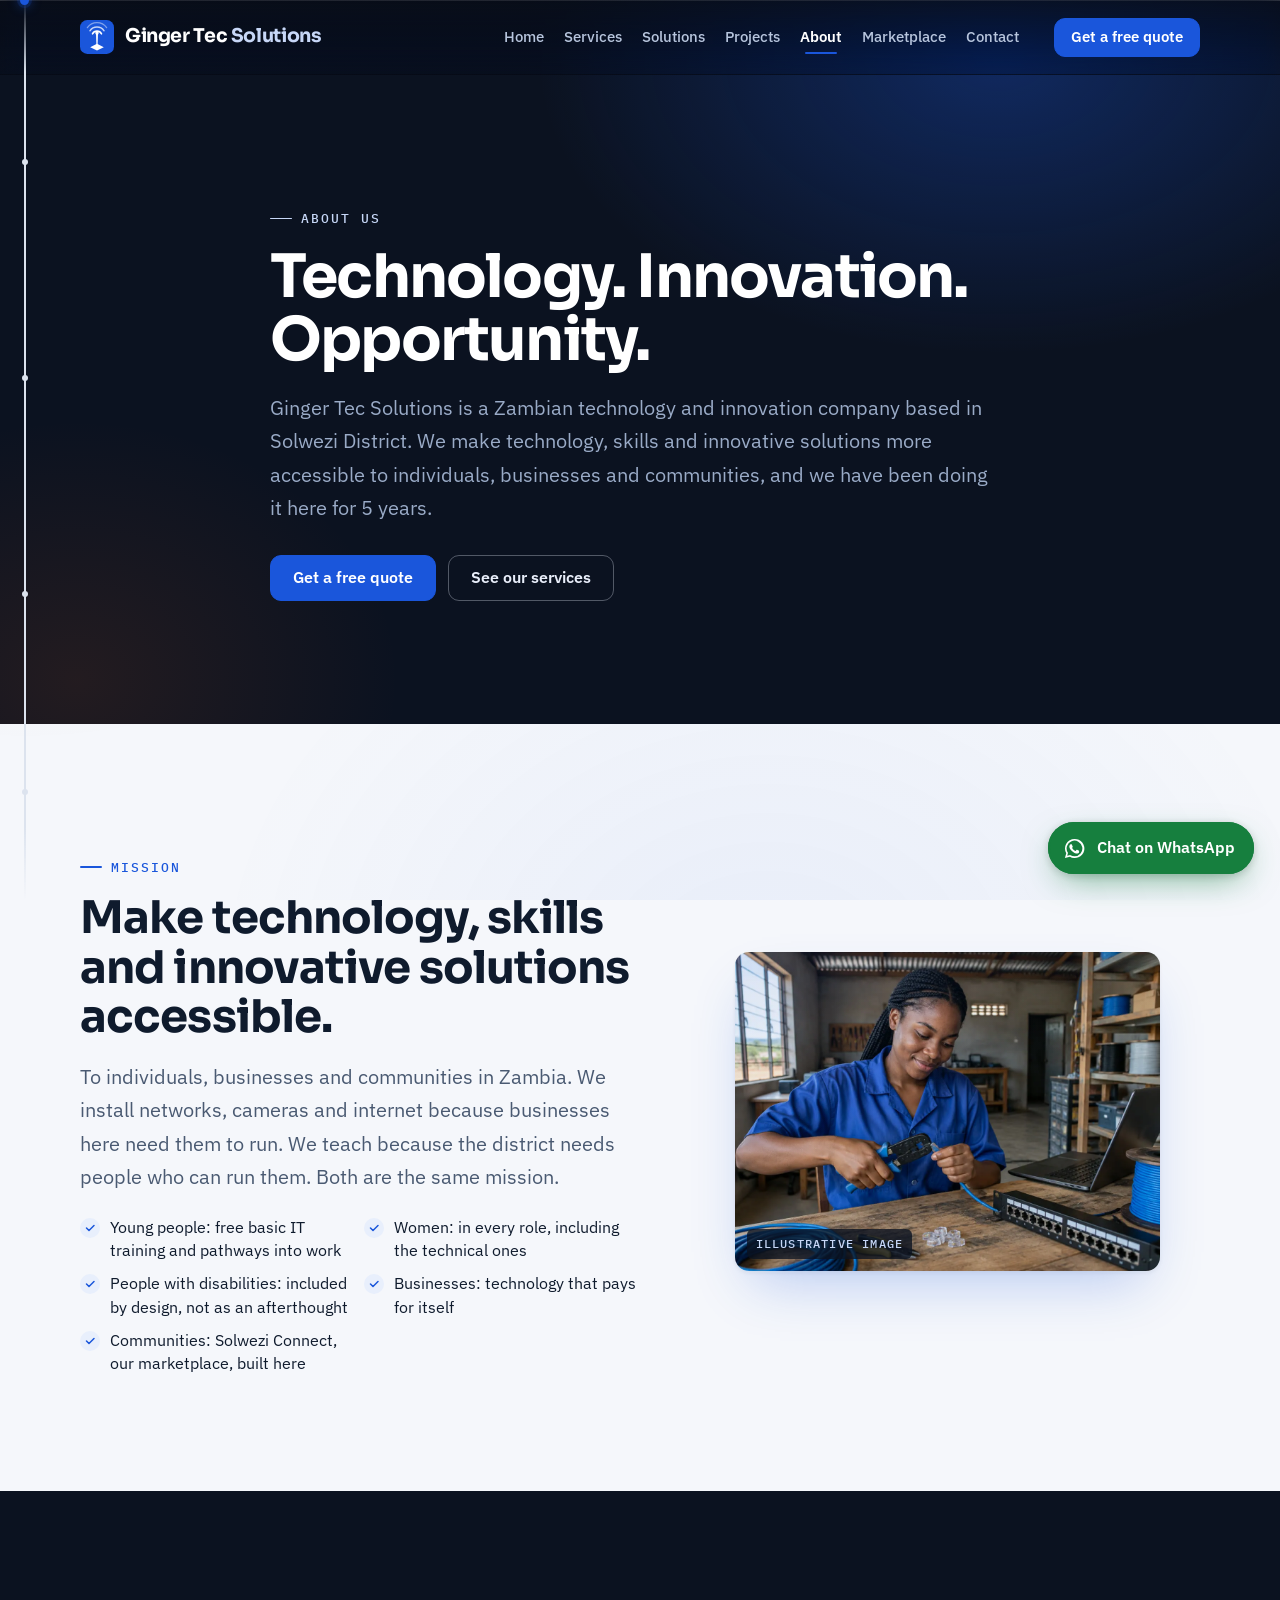
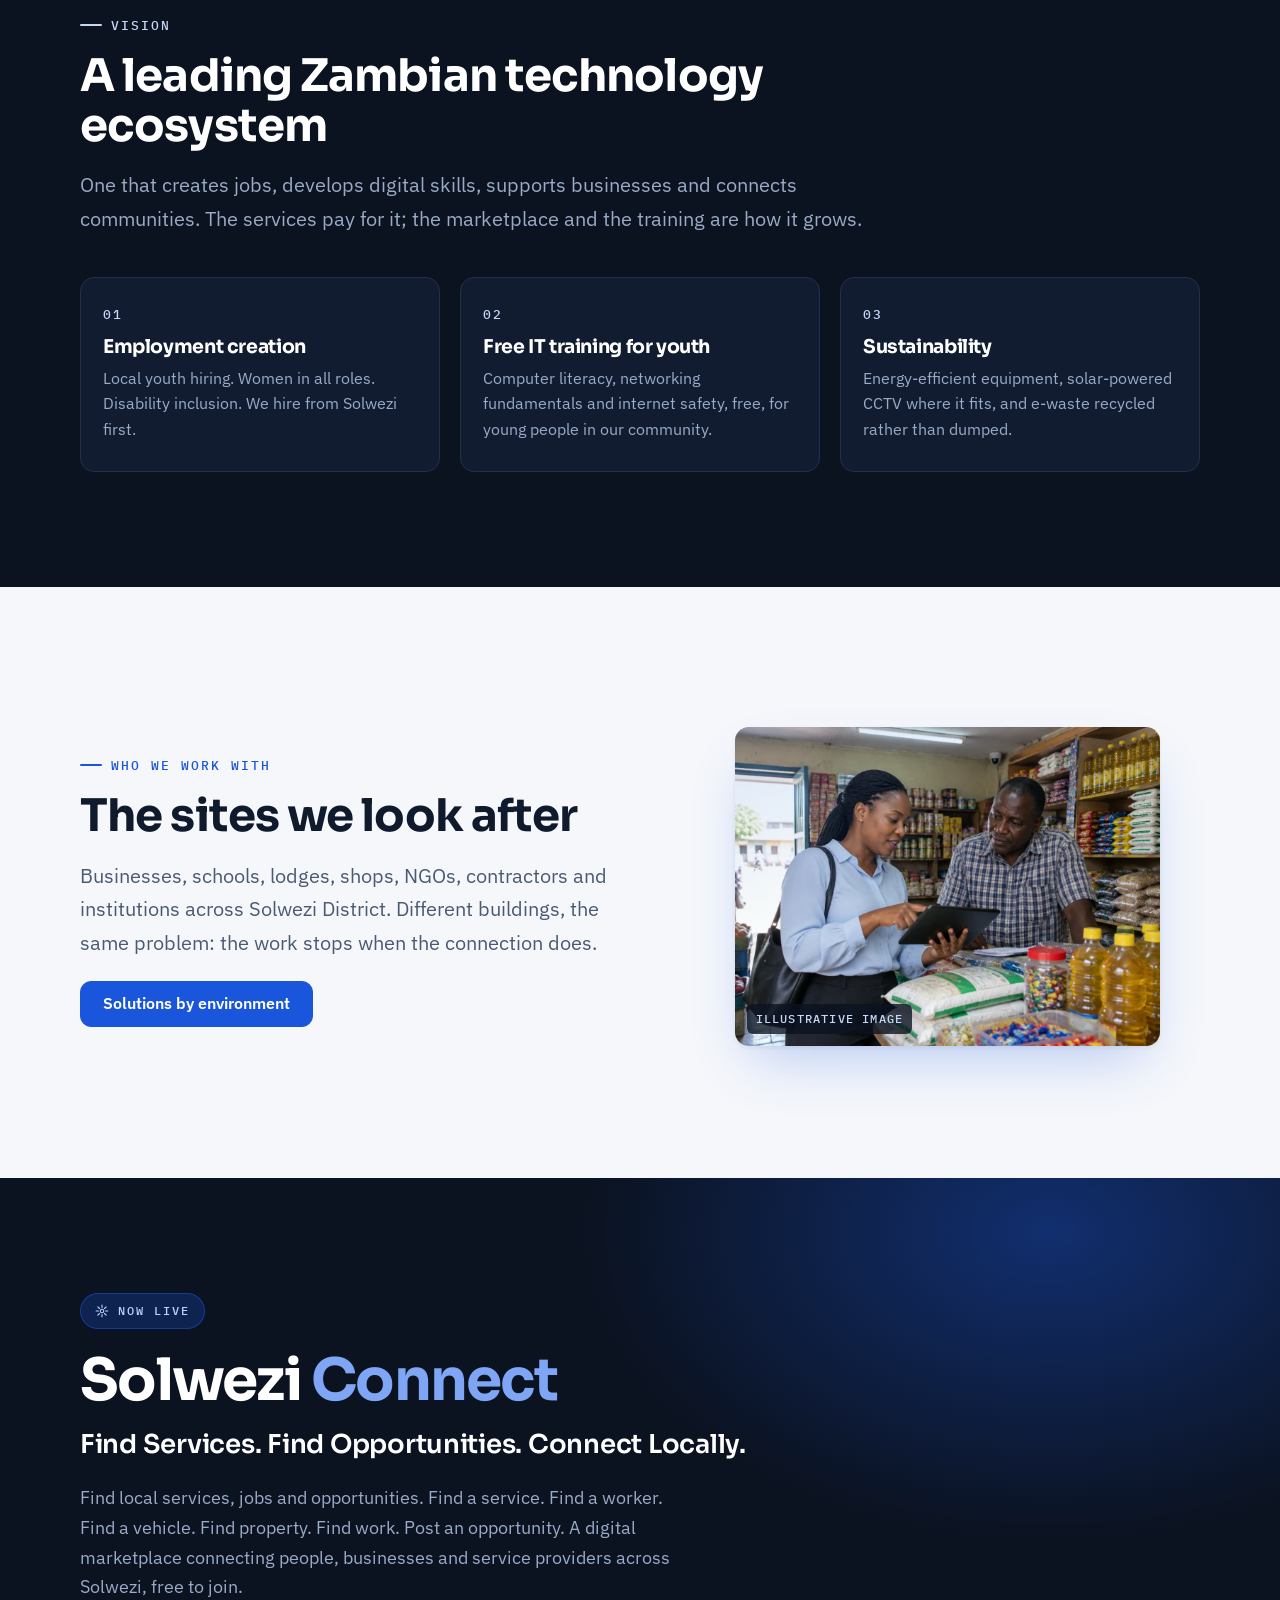
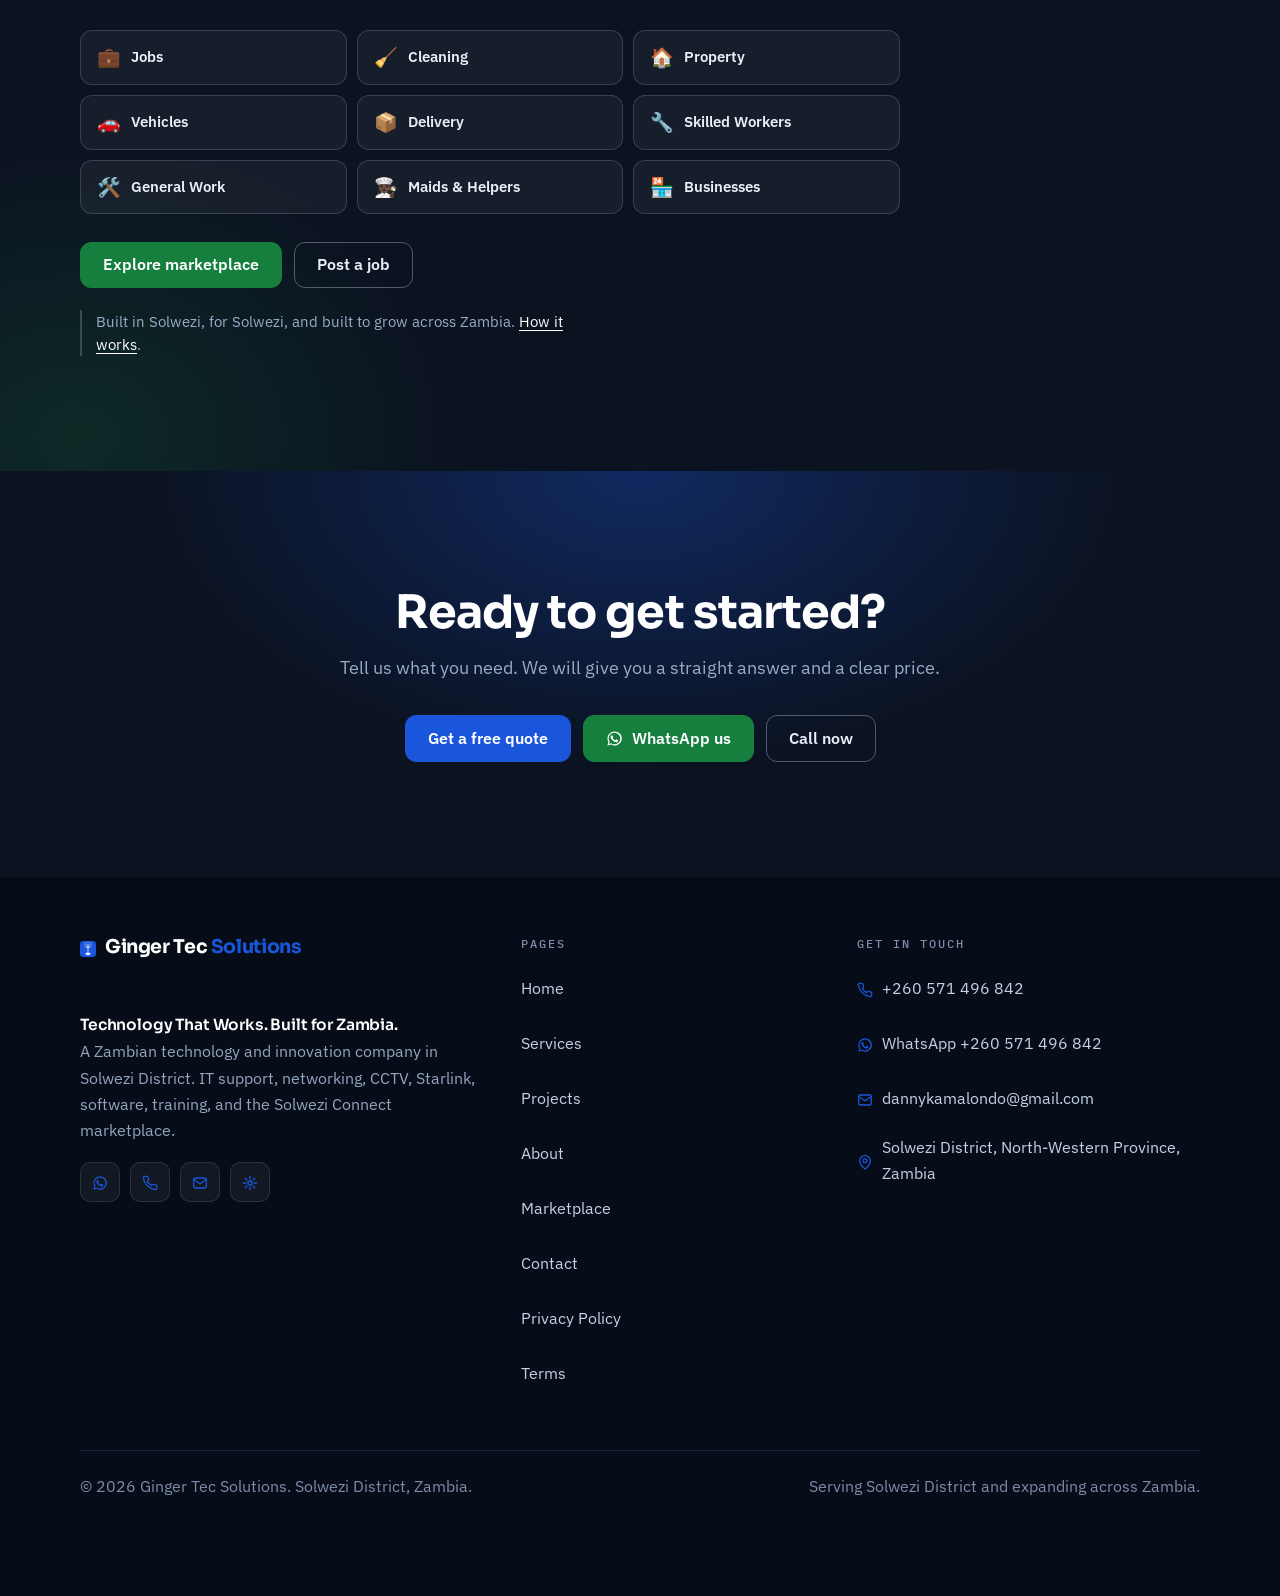
<file: about.html>
<!DOCTYPE html>
<html lang="en">
<head>
<meta charset="utf-8">
<meta name="viewport" content="width=device-width, initial-scale=1, viewport-fit=cover">
<title>About Ginger Tec Solutions | Zambian Technology Company, Solwezi</title>
<meta name="description" content="Ginger Tec Solutions is a Zambian technology and innovation company in Solwezi, making technology and skills accessible to people, businesses and communities.">
<meta name="theme-color" content="#0b1220">
<link rel="canonical" href="https://gingertecsolutions.store/about.html">

<meta property="og:type" content="website">
<meta property="og:site_name" content="Ginger Tec Solutions">
<meta property="og:title" content="About Ginger Tec Solutions | Zambian Technology Company, Solwezi">
<meta property="og:description" content="Ginger Tec Solutions is a Zambian technology and innovation company in Solwezi, making technology and skills accessible to people, businesses and communities.">
<meta property="og:url" content="https://gingertecsolutions.store/about.html">
<meta property="og:image" content="https://gingertecsolutions.store/assets/og.jpg">
<meta property="og:image:width" content="1200">
<meta property="og:image:height" content="630">
<meta property="og:image:alt" content="Ginger Tec Solutions. Technology That Works. Built for Zambia.">
<meta name="twitter:card" content="summary_large_image">
<meta name="twitter:title" content="About Ginger Tec Solutions | Zambian Technology Company, Solwezi">
<meta name="twitter:description" content="Ginger Tec Solutions is a Zambian technology and innovation company in Solwezi, making technology and skills accessible to people, businesses and communities.">
<meta name="twitter:image" content="https://gingertecsolutions.store/assets/og.jpg">

<link rel="icon" href="data:image/svg+xml,%3Csvg%20xmlns%3D%27http%3A%2F%2Fwww.w3.org%2F2000%2Fsvg%27%20viewBox%3D%270%200%20120%20120%27%3E%3Crect%20width%3D%27120%27%20height%3D%27120%27%20rx%3D%2726%27%20fill%3D%27%231a56db%27%2F%3E%3Cg%20fill%3D%27none%27%20stroke%3D%27%23fff%27%20stroke-linecap%3D%27round%27%3E%3Cpath%20d%3D%27M32%2040a34%2034%200%200%201%2056%200%27%20stroke-width%3D%277.5%27%20opacity%3D%27.62%27%2F%3E%3Cpath%20d%3D%27M43%2052a21%2021%200%200%201%2034%200%27%20stroke-width%3D%278%27%2F%3E%3C%2Fg%3E%3Ccircle%20cx%3D%2760%27%20cy%3D%2749%27%20r%3D%277.5%27%20fill%3D%27%23fff%27%2F%3E%3Cpath%20d%3D%27M55.5%2051%20L64.5%2051%20L63%2090%20L57%2090%20Z%27%20fill%3D%27%23fff%27%2F%3E%3Cpath%20d%3D%27M60%2083%20L86%2096%20L60%20109%20L34%2096%20Z%27%20fill%3D%27%23fff%27%2F%3E%3C%2Fsvg%3E">
<link rel="preload" as="font" type="font/woff2" href="assets/fonts/sora-var.woff2" crossorigin>
<link rel="preload" as="font" type="font/woff2" href="assets/fonts/plex-sans-var.woff2" crossorigin>
<link rel="stylesheet" href="assets/site.css">
<script type="application/ld+json">
{
 "@context": "https://schema.org",
 "@graph": [
  {
   "@type": "AboutPage",
   "url": "https://gingertecsolutions.store/about.html",
   "about": {
    "@id": "https://gingertecsolutions.store/#business"
   }
  },
  {
   "@type": "BreadcrumbList",
   "itemListElement": [
    {
     "@type": "ListItem",
     "position": 1,
     "name": "Home",
     "item": "https://gingertecsolutions.store/"
    },
    {
     "@type": "ListItem",
     "position": 2,
     "name": "About",
     "item": "https://gingertecsolutions.store/about.html"
    }
   ]
  }
 ]
}
</script>
</head>
<body data-wa="https://wa.me/260571496842">

<a class="skip" href="#main">Skip to content</a>
<div class="env" aria-hidden="true"></div>

<div class="rail" aria-hidden="true">
  <span class="rail__track"></span>
  <span class="rail__fill"></span>
  <span class="rail__node" data-at="0.18" style="top:18%"></span>
  <span class="rail__node" data-at="0.42" style="top:42%"></span>
  <span class="rail__node" data-at="0.66" style="top:66%"></span>
  <span class="rail__node" data-at="0.88" style="top:88%"></span>
  <span class="rail__dot"></span>
</div>

<div class="page">

<header class="hdr">
  <div class="shell hdr__in">
    <a class="brand" href="index.html">
      <svg class="brand__mark" viewBox="0 0 120 120" aria-hidden="true"><rect width="120" height="120" rx="26" fill="currentColor"></rect><g fill="none" stroke="#fff" stroke-linecap="round"><path d="M26 27a42 42 0 0 1 68 0" stroke-width="4.5" opacity=".45"></path><path d="M35 38a30 30 0 0 1 50 0" stroke-width="5" opacity=".75"></path><path d="M44 49a18 18 0 0 1 32 0" stroke-width="5.5"></path></g><circle cx="60" cy="46" r="6" fill="#fff"></circle><path d="M56.5 48 L63.5 48 L62 90 L58 90 Z" fill="#fff"></path><path d="M60 84 L84 96 L60 108 L36 96 Z" fill="#fff"></path></svg>
      <span class="brand__name">Ginger Tec <i>Solutions</i></span>
    </a>

    <nav class="nav" aria-label="Main">
      <a href="index.html">Home</a>
      <a href="services.html">Services</a>
      <a href="solutions.html">Solutions</a>
      <a href="projects.html">Projects</a>
      <a href="about.html" aria-current="page">About</a>
      <a href="marketplace.html">Marketplace</a>
      <a href="contact.html">Contact</a>
    </nav>

    <div class="hdr__cta">
      <a class="btn btn--wa btn--sm" href="https://wa.me/260571496842" target="_blank" rel="noopener"><svg viewBox="0 0 24 24" fill="currentColor" aria-hidden="true"><path d="M12 2a10 10 0 0 0-8.6 15L2 22l5.2-1.4A10 10 0 1 0 12 2zm0 18.2a8.2 8.2 0 0 1-4.2-1.2l-.3-.2-3.1.8.8-3-.2-.3A8.2 8.2 0 1 1 12 20.2zm4.5-6.1c-.2-.1-1.5-.7-1.7-.8s-.4-.1-.6.1-.6.8-.8 1-.3.2-.6.1a6.7 6.7 0 0 1-3.3-2.9c-.2-.4.2-.4.6-1.2a.5.5 0 0 0 0-.5c0-.1-.6-1.4-.8-1.9s-.4-.4-.6-.4h-.5a1 1 0 0 0-.7.3 2.9 2.9 0 0 0-.9 2.2 5 5 0 0 0 1 2.7 11.4 11.4 0 0 0 4.4 3.9c1.6.6 2.2.7 3 .6a2.6 2.6 0 0 0 1.7-1.2 2.1 2.1 0 0 0 .1-1.2c0-.2-.2-.3-.4-.4z"></path></svg>WhatsApp</a>
      <a class="btn btn--primary btn--sm hdr__quote" href="contact.html#assessment">Get a free quote</a>
    </div>

    <a class="hdr__call hdr__call--wa" href="https://wa.me/260571496842" target="_blank" rel="noopener" aria-label="Chat with Ginger Tec Solutions on WhatsApp"><svg viewBox="0 0 24 24" fill="currentColor" aria-hidden="true"><path d="M12 2a10 10 0 0 0-8.6 15L2 22l5.2-1.4A10 10 0 1 0 12 2zm0 18.2a8.2 8.2 0 0 1-4.2-1.2l-.3-.2-3.1.8.8-3-.2-.3A8.2 8.2 0 1 1 12 20.2zm4.5-6.1c-.2-.1-1.5-.7-1.7-.8s-.4-.1-.6.1-.6.8-.8 1-.3.2-.6.1a6.7 6.7 0 0 1-3.3-2.9c-.2-.4.2-.4.6-1.2a.5.5 0 0 0 0-.5c0-.1-.6-1.4-.8-1.9s-.4-.4-.6-.4h-.5a1 1 0 0 0-.7.3 2.9 2.9 0 0 0-.9 2.2 5 5 0 0 0 1 2.7 11.4 11.4 0 0 0 4.4 3.9c1.6.6 2.2.7 3 .6a2.6 2.6 0 0 0 1.7-1.2 2.1 2.1 0 0 0 .1-1.2c0-.2-.2-.3-.4-.4z"></path></svg></a>
    <button class="burger" type="button" aria-expanded="false" aria-controls="drawer" aria-label="Open menu"><span></span></button>
  </div>

  <div class="drawer" id="drawer">
    <div class="shell">
      <ul>
        <li><a href="index.html">Home</a></li>
        <li><a href="services.html">Services</a></li>
        <li><a href="solutions.html">Solutions</a></li>
        <li><a href="projects.html">Projects</a></li>
        <li><a href="about.html" aria-current="page">About</a></li>
        <li><a href="marketplace.html">Marketplace</a></li>
        <li><a href="contact.html">Contact</a></li>
      </ul>
      <div class="drawer__cta">
        <a class="btn btn--primary" href="contact.html#assessment">Get a free quote</a>
        <a class="btn btn--wa" href="https://wa.me/260571496842" target="_blank" rel="noopener"><svg viewBox="0 0 24 24" fill="currentColor" aria-hidden="true"><path d="M12 2a10 10 0 0 0-8.6 15L2 22l5.2-1.4A10 10 0 1 0 12 2zm0 18.2a8.2 8.2 0 0 1-4.2-1.2l-.3-.2-3.1.8.8-3-.2-.3A8.2 8.2 0 1 1 12 20.2zm4.5-6.1c-.2-.1-1.5-.7-1.7-.8s-.4-.1-.6.1-.6.8-.8 1-.3.2-.6.1a6.7 6.7 0 0 1-3.3-2.9c-.2-.4.2-.4.6-1.2a.5.5 0 0 0 0-.5c0-.1-.6-1.4-.8-1.9s-.4-.4-.6-.4h-.5a1 1 0 0 0-.7.3 2.9 2.9 0 0 0-.9 2.2 5 5 0 0 0 1 2.7 11.4 11.4 0 0 0 4.4 3.9c1.6.6 2.2.7 3 .6a2.6 2.6 0 0 0 1.7-1.2 2.1 2.1 0 0 0 .1-1.2c0-.2-.2-.3-.4-.4z"></path></svg>WhatsApp us</a>
        <a class="btn btn--ghost" href="tel:+260571496842">Call +260 571 496 842</a>
      </div>
    </div>
  </div>
</header>

<main id="main" tabindex="-1">

  <section class="phero">
    <div class="shell phero__in rv">
      <span class="kicker">About us</span>
      <h1>Technology. Innovation. Opportunity.</h1>
      <p>Ginger Tec Solutions is a Zambian technology and innovation company based in Solwezi District. We make technology, skills and innovative solutions more accessible to individuals, businesses and communities, and we have been doing it here for 5 years.</p>
      <div class="phero__row"><a class="btn btn--primary" href="contact.html#assessment">Get a free quote</a><a class="btn btn--onDeep" href="services.html">See our services</a></div>
    </div>
  </section>

  <section class="sec">
    <div class="shell">
      <div class="feat">
        <div class="rv">
          <span class="kicker">Mission</span>
          <h2 class="h2">Make technology, skills and innovative solutions accessible.</h2>
          <p class="lede">To individuals, businesses and communities in Zambia. We install networks, cameras and internet because businesses here need them to run. We teach because the district needs people who can run them. Both are the same mission.</p>
          <ul class="ticks">
            <li>Young people: free basic IT training and pathways into work</li>
            <li>Women: in every role, including the technical ones</li>
            <li>People with disabilities: included by design, not as an afterthought</li>
            <li>Businesses: technology that pays for itself</li>
            <li>Communities: Solwezi Connect, our marketplace, built here</li>
          </ul>
        </div>
        <figure class="feat__art rv">
          <picture><source type="image/webp" srcset="assets/photos/women-tech.webp"><img src="assets/photos/women-tech.jpg" alt="A young Zambian woman crimping an Ethernet cable at a workshop bench" loading="lazy" width="1200" height="900"></picture>
          <figcaption>Illustrative image</figcaption>
        </figure>
      </div>
    </div>
  </section>

  <section class="sec sec--deep">
    <div class="shell">
      <div class="sec__head rv">
        <span class="kicker">Vision</span>
        <h2 class="h2">A leading Zambian technology ecosystem</h2>
        <p class="lede">One that creates jobs, develops digital skills, supports businesses and connects communities. The services pay for it; the marketplace and the training are how it grows.</p>
      </div>
      <div class="why stag">
        <div class="why__item"><span class="why__n">01</span><h3>Employment creation</h3><p>Local youth hiring. Women in all roles. Disability inclusion. We hire from Solwezi first.</p></div>
        <div class="why__item"><span class="why__n">02</span><h3>Free IT training for youth</h3><p>Computer literacy, networking fundamentals and internet safety, free, for young people in our community.</p></div>
        <div class="why__item"><span class="why__n">03</span><h3>Sustainability</h3><p>Energy-efficient equipment, solar-powered CCTV where it fits, and e-waste recycled rather than dumped.</p></div>
      </div>
    </div>
  </section>

  <section class="sec">
    <div class="shell">
      <div class="feat feat--flip">
        <div class="rv">
          <span class="kicker">Who we work with</span>
          <h2 class="h2">The sites we look after</h2>
          <p class="lede">Businesses, schools, lodges, shops, NGOs, contractors and institutions across Solwezi District. Different buildings, the same problem: the work stops when the connection does.</p>
          <p style="margin-top:22px"><a class="btn btn--primary" href="solutions.html">Solutions by environment</a></p>
        </div>
        <figure class="feat__art rv">
          <picture><source type="image/webp" srcset="assets/photos/shop-consult.webp"><img src="assets/photos/shop-consult.jpg" alt="A consultant showing a shop owner something on a tablet in a Solwezi grocery shop" loading="lazy" width="1200" height="900"></picture>
          <figcaption>Illustrative image</figcaption>
        </figure>
      </div>
    </div>
  </section>

  
  <section class="sec connect-band" id="marketplace">
    <div class="shell">
      <div class="connect-band__in rv">
        <span class="connect-band__tag"><svg style="width:14px;height:14px" viewBox="0 0 24 24" fill="none" stroke="currentColor" stroke-width="1.9" stroke-linecap="round" aria-hidden="true"><circle cx="12" cy="12" r="3"></circle><path d="M12 2v4M12 18v4M2 12h4M18 12h4M4.9 4.9l2.8 2.8M16.3 16.3l2.8 2.8M19.1 4.9l-2.8 2.8M7.7 16.3l-2.8 2.8"></path></svg> Now live</span>
        <h2>Solwezi <em>Connect</em></h2>
        <p class="connect-band__tagline">Find Services. Find Opportunities. Connect Locally.</p>
        <p class="connect-band__lede">Find local services, jobs and opportunities. Find a service. Find a worker. Find a vehicle. Find property. Find work. Post an opportunity. A digital marketplace connecting people, businesses and service providers across Solwezi, free to join.</p>
        <ul class="connect-band__grid connect-band__grid--links">
          <li><a href="https://connect.gingertecsolutions.store/jobs"><span aria-hidden="true">💼</span> Jobs</a></li>
          <li><a href="https://connect.gingertecsolutions.store/services"><span aria-hidden="true">🧹</span> Cleaning</a></li>
          <li><a href="https://connect.gingertecsolutions.store/property"><span aria-hidden="true">🏠</span> Property</a></li>
          <li><a href="https://connect.gingertecsolutions.store/vehicles"><span aria-hidden="true">🚗</span> Vehicles</a></li>
          <li><a href="https://connect.gingertecsolutions.store/delivery"><span aria-hidden="true">📦</span> Delivery</a></li>
          <li><a href="https://connect.gingertecsolutions.store/services"><span aria-hidden="true">🔧</span> Skilled Workers</a></li>
          <li><a href="https://connect.gingertecsolutions.store/jobs"><span aria-hidden="true">🛠️</span> General Work</a></li>
          <li><a href="https://connect.gingertecsolutions.store/services"><span aria-hidden="true">👩🏿‍🍳</span> Maids & Helpers</a></li>
          <li><a href="https://connect.gingertecsolutions.store/businesses"><span aria-hidden="true">🏪</span> Businesses</a></li>
        </ul>
        <div class="connect-band__row">
          <a class="btn connect-band__btn" href="https://connect.gingertecsolutions.store">Explore marketplace</a>
          <a class="btn btn--onDeep" href="https://connect.gingertecsolutions.store/post">Post a job</a>
        </div>
        <p class="connect-band__note">Built in Solwezi, for Solwezi, and built to grow across Zambia. <a href="marketplace.html">How it works</a>.</p>
      </div>
    </div>
  </section>
  
  <section class="sec cta">
    <div class="shell cta__in rv">
      <h2>Ready to get started?</h2>
      <p>Tell us what you need. We will give you a straight answer and a clear price.</p>
      <div class="cta__row">
        <a class="btn btn--primary" href="contact.html#assessment">Get a free quote</a>
        <a class="btn btn--wa" href="https://wa.me/260571496842" target="_blank" rel="noopener"><svg viewBox="0 0 24 24" fill="currentColor" aria-hidden="true"><path d="M12 2a10 10 0 0 0-8.6 15L2 22l5.2-1.4A10 10 0 1 0 12 2zm0 18.2a8.2 8.2 0 0 1-4.2-1.2l-.3-.2-3.1.8.8-3-.2-.3A8.2 8.2 0 1 1 12 20.2zm4.5-6.1c-.2-.1-1.5-.7-1.7-.8s-.4-.1-.6.1-.6.8-.8 1-.3.2-.6.1a6.7 6.7 0 0 1-3.3-2.9c-.2-.4.2-.4.6-1.2a.5.5 0 0 0 0-.5c0-.1-.6-1.4-.8-1.9s-.4-.4-.6-.4h-.5a1 1 0 0 0-.7.3 2.9 2.9 0 0 0-.9 2.2 5 5 0 0 0 1 2.7 11.4 11.4 0 0 0 4.4 3.9c1.6.6 2.2.7 3 .6a2.6 2.6 0 0 0 1.7-1.2 2.1 2.1 0 0 0 .1-1.2c0-.2-.2-.3-.4-.4z"></path></svg>WhatsApp us</a>
        <a class="btn btn--onDeep" href="tel:+260571496842">Call now</a>
      </div>
    </div>
  </section>

</main>

<footer class="ftr">
  <div class="shell">
    <div class="ftr__grid">
      <div>
        <a class="ftr__brand" href="index.html">
          <svg class="brand__mark" viewBox="0 0 120 120" aria-hidden="true"><rect width="120" height="120" rx="26" fill="currentColor"></rect><g fill="none" stroke="#fff" stroke-linecap="round"><path d="M26 27a42 42 0 0 1 68 0" stroke-width="4.5" opacity=".45"></path><path d="M35 38a30 30 0 0 1 50 0" stroke-width="5" opacity=".75"></path><path d="M44 49a18 18 0 0 1 32 0" stroke-width="5.5"></path></g><circle cx="60" cy="46" r="6" fill="#fff"></circle><path d="M56.5 48 L63.5 48 L62 90 L58 90 Z" fill="#fff"></path><path d="M60 84 L84 96 L60 108 L36 96 Z" fill="#fff"></path></svg>
          <span class="brand__name">Ginger Tec <i>Solutions</i></span>
        </a>
        <p class="ftr__tag">Technology That Works. Built for Zambia.</p>
        <p>A Zambian technology and innovation company in Solwezi District. IT support, networking, CCTV, Starlink, software, training, and the Solwezi Connect marketplace.</p>
        <div class="ftr__social" aria-label="Contact channels and social media">
          <a href="https://wa.me/260571496842" target="_blank" rel="noopener" aria-label="WhatsApp"><svg viewBox="0 0 24 24" fill="currentColor" aria-hidden="true"><path d="M12 2a10 10 0 0 0-8.6 15L2 22l5.2-1.4A10 10 0 1 0 12 2zm0 18.2a8.2 8.2 0 0 1-4.2-1.2l-.3-.2-3.1.8.8-3-.2-.3A8.2 8.2 0 1 1 12 20.2zm4.5-6.1c-.2-.1-1.5-.7-1.7-.8s-.4-.1-.6.1-.6.8-.8 1-.3.2-.6.1a6.7 6.7 0 0 1-3.3-2.9c-.2-.4.2-.4.6-1.2a.5.5 0 0 0 0-.5c0-.1-.6-1.4-.8-1.9s-.4-.4-.6-.4h-.5a1 1 0 0 0-.7.3 2.9 2.9 0 0 0-.9 2.2 5 5 0 0 0 1 2.7 11.4 11.4 0 0 0 4.4 3.9c1.6.6 2.2.7 3 .6a2.6 2.6 0 0 0 1.7-1.2 2.1 2.1 0 0 0 .1-1.2c0-.2-.2-.3-.4-.4z"></path></svg></a>
          <a href="tel:+260571496842" aria-label="Phone"><svg viewBox="0 0 24 24" fill="none" stroke="currentColor" stroke-width="1.9" stroke-linecap="round" stroke-linejoin="round" aria-hidden="true"><path d="M22 16.9v3a2 2 0 0 1-2.2 2 19.8 19.8 0 0 1-8.6-3.1 19.5 19.5 0 0 1-6-6A19.8 19.8 0 0 1 2.1 4.2 2 2 0 0 1 4.1 2h3a2 2 0 0 1 2 1.7c.1 1 .4 1.9.7 2.8a2 2 0 0 1-.5 2.1L8.1 9.9a16 16 0 0 0 6 6l1.3-1.2a2 2 0 0 1 2.1-.5c.9.3 1.8.6 2.8.7a2 2 0 0 1 1.7 2z"></path></svg></a>
          <a href="mailto:dannykamalondo@gmail.com" aria-label="Email"><svg viewBox="0 0 24 24" fill="none" stroke="currentColor" stroke-width="1.9" stroke-linecap="round" stroke-linejoin="round" aria-hidden="true"><rect x="2.5" y="4.5" width="19" height="15" rx="2.5"></rect><path d="M3 7l9 6 9-6"></path></svg></a>
          <a href="https://connect.gingertecsolutions.store" aria-label="Solwezi Connect"><svg viewBox="0 0 24 24" fill="none" stroke="currentColor" stroke-width="1.9" stroke-linecap="round" aria-hidden="true"><circle cx="12" cy="12" r="3"></circle><path d="M12 2v4M12 18v4M2 12h4M18 12h4M4.9 4.9l2.8 2.8M16.3 16.3l2.8 2.8M19.1 4.9l-2.8 2.8M7.7 16.3l-2.8 2.8"></path></svg></a>
          
        </div>
      </div>

      <div>
        <h3>Pages</h3>
        <ul>
          <li><a href="index.html">Home</a></li>
          <li><a href="services.html">Services</a></li>
          <li><a href="projects.html">Projects</a></li>
          <li><a href="about.html">About</a></li>
          <li><a href="marketplace.html">Marketplace</a></li>
          <li><a href="contact.html">Contact</a></li>
          <li><a href="privacy.html">Privacy Policy</a></li>
          <li><a href="terms.html">Terms</a></li>
        </ul>
      </div>

      <div>
        <h3>Get in touch</h3>
        <ul>
          <li><a href="tel:+260571496842"><svg viewBox="0 0 24 24" fill="none" stroke="currentColor" stroke-width="1.9" stroke-linecap="round" stroke-linejoin="round" aria-hidden="true"><path d="M22 16.9v3a2 2 0 0 1-2.2 2 19.8 19.8 0 0 1-8.6-3.1 19.5 19.5 0 0 1-6-6A19.8 19.8 0 0 1 2.1 4.2 2 2 0 0 1 4.1 2h3a2 2 0 0 1 2 1.7c.1 1 .4 1.9.7 2.8a2 2 0 0 1-.5 2.1L8.1 9.9a16 16 0 0 0 6 6l1.3-1.2a2 2 0 0 1 2.1-.5c.9.3 1.8.6 2.8.7a2 2 0 0 1 1.7 2z"></path></svg>+260 571 496 842</a></li>
          <li><a href="https://wa.me/260571496842" target="_blank" rel="noopener"><svg viewBox="0 0 24 24" fill="currentColor" aria-hidden="true"><path d="M12 2a10 10 0 0 0-8.6 15L2 22l5.2-1.4A10 10 0 1 0 12 2zm0 18.2a8.2 8.2 0 0 1-4.2-1.2l-.3-.2-3.1.8.8-3-.2-.3A8.2 8.2 0 1 1 12 20.2zm4.5-6.1c-.2-.1-1.5-.7-1.7-.8s-.4-.1-.6.1-.6.8-.8 1-.3.2-.6.1a6.7 6.7 0 0 1-3.3-2.9c-.2-.4.2-.4.6-1.2a.5.5 0 0 0 0-.5c0-.1-.6-1.4-.8-1.9s-.4-.4-.6-.4h-.5a1 1 0 0 0-.7.3 2.9 2.9 0 0 0-.9 2.2 5 5 0 0 0 1 2.7 11.4 11.4 0 0 0 4.4 3.9c1.6.6 2.2.7 3 .6a2.6 2.6 0 0 0 1.7-1.2 2.1 2.1 0 0 0 .1-1.2c0-.2-.2-.3-.4-.4z"></path></svg>WhatsApp +260 571 496 842</a></li>
          <li><a href="mailto:dannykamalondo@gmail.com"><svg viewBox="0 0 24 24" fill="none" stroke="currentColor" stroke-width="1.9" stroke-linecap="round" stroke-linejoin="round" aria-hidden="true"><rect x="2.5" y="4.5" width="19" height="15" rx="2.5"></rect><path d="M3 7l9 6 9-6"></path></svg>dannykamalondo@gmail.com</a></li>
          <li><a href="contact.html"><svg viewBox="0 0 24 24" fill="none" stroke="currentColor" stroke-width="1.9" stroke-linecap="round" stroke-linejoin="round" aria-hidden="true"><path d="M20 10.5c0 5.5-8 12-8 12s-8-6.5-8-12a8 8 0 0 1 16 0z"></path><circle cx="12" cy="10.2" r="2.8"></circle></svg>Solwezi District, North-Western Province, Zambia</a></li>
        </ul>
      </div>
    </div>

    <div class="ftr__base">
      <p>&copy; <span data-year>2026</span> Ginger Tec Solutions. Solwezi District, Zambia.</p>
      <p>Serving Solwezi District and expanding across Zambia.</p>
    </div>
  </div>
</footer>

<a class="float" href="https://wa.me/260571496842" target="_blank" rel="noopener" aria-label="Chat with us on WhatsApp">
  <svg viewBox="0 0 24 24" fill="currentColor" aria-hidden="true"><path d="M12 2a10 10 0 0 0-8.6 15L2 22l5.2-1.4A10 10 0 1 0 12 2zm0 18.2a8.2 8.2 0 0 1-4.2-1.2l-.3-.2-3.1.8.8-3-.2-.3A8.2 8.2 0 1 1 12 20.2zm4.5-6.1c-.2-.1-1.5-.7-1.7-.8s-.4-.1-.6.1-.6.8-.8 1-.3.2-.6.1a6.7 6.7 0 0 1-3.3-2.9c-.2-.4.2-.4.6-1.2a.5.5 0 0 0 0-.5c0-.1-.6-1.4-.8-1.9s-.4-.4-.6-.4h-.5a1 1 0 0 0-.7.3 2.9 2.9 0 0 0-.9 2.2 5 5 0 0 0 1 2.7 11.4 11.4 0 0 0 4.4 3.9c1.6.6 2.2.7 3 .6a2.6 2.6 0 0 0 1.7-1.2 2.1 2.1 0 0 0 .1-1.2c0-.2-.2-.3-.4-.4z"></path></svg>
  <span class="float__label">Chat on WhatsApp</span>
</a>

</div><!-- /.page -->

<script src="assets/site.js"></script>
</body>
</html>
</file>
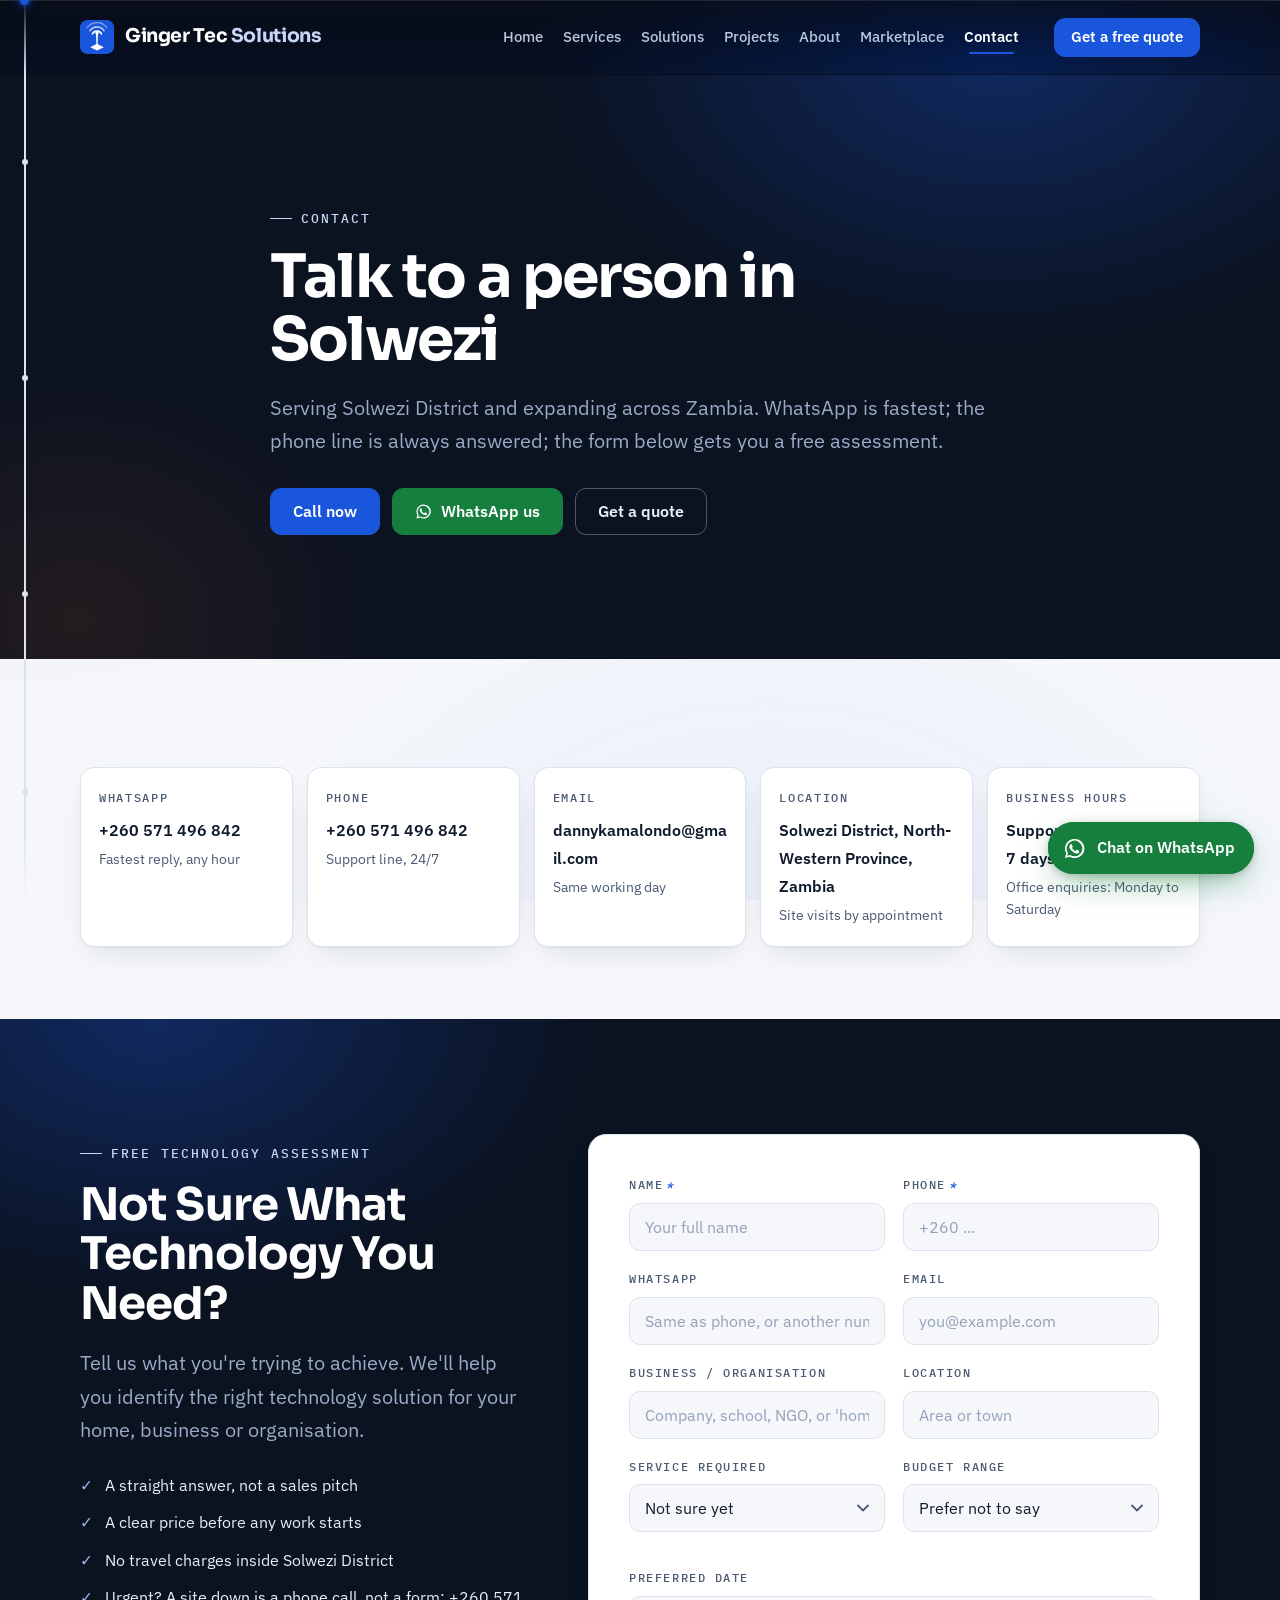
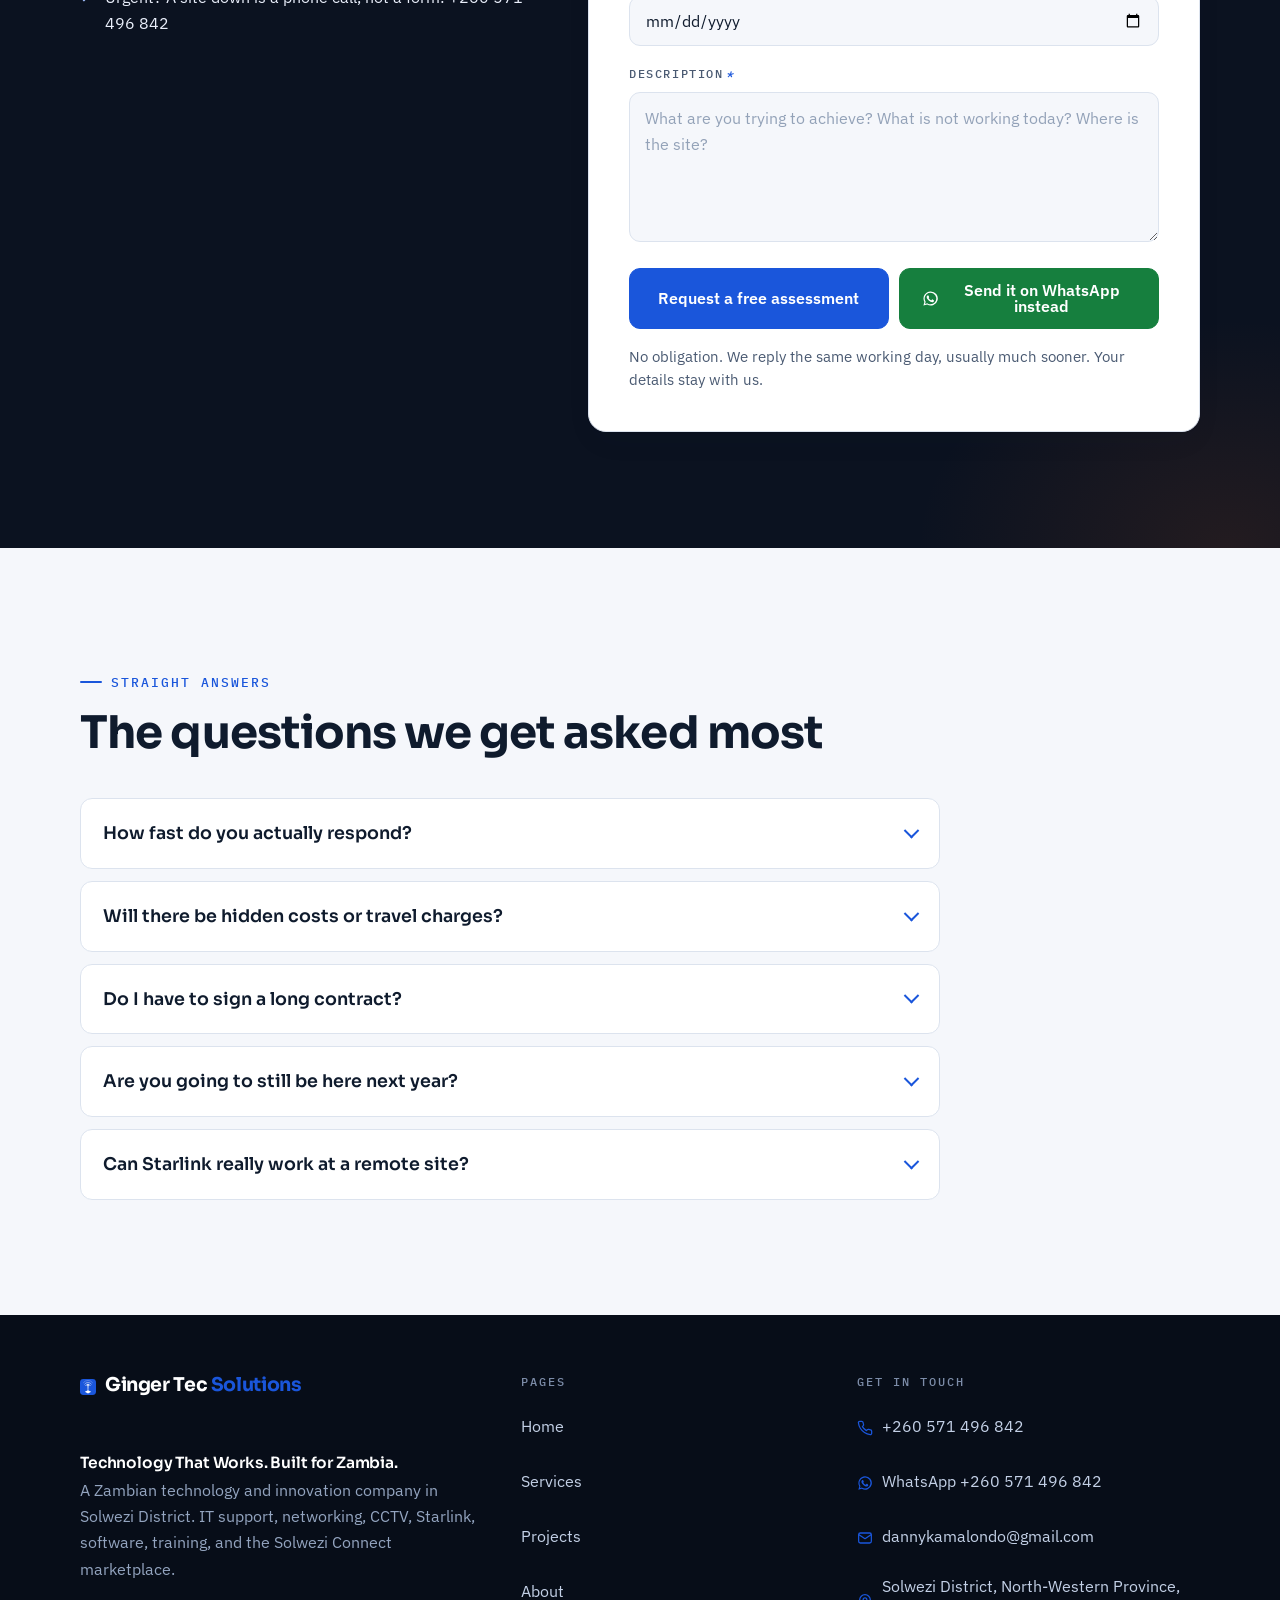
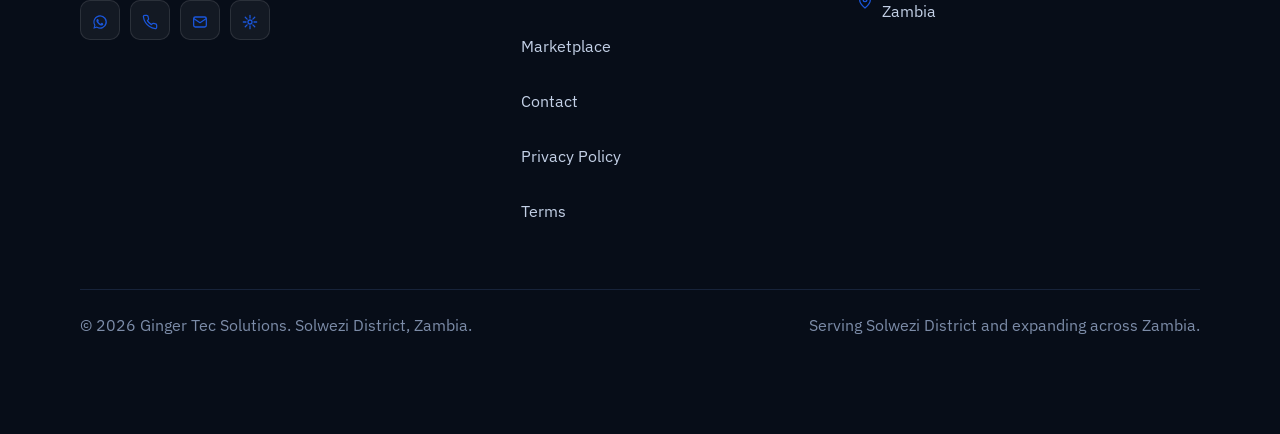
<file: contact.html>
<!DOCTYPE html>
<html lang="en">
<head>
<meta charset="utf-8">
<meta name="viewport" content="width=device-width, initial-scale=1, viewport-fit=cover">
<title>Contact Ginger Tec Solutions | Free Quote, Solwezi</title>
<meta name="description" content="Contact Ginger Tec Solutions in Solwezi: WhatsApp +260 571 496 842, call +260 571 496 842, or request a free technology assessment.">
<meta name="theme-color" content="#0b1220">
<link rel="canonical" href="https://gingertecsolutions.store/contact.html">

<meta property="og:type" content="website">
<meta property="og:site_name" content="Ginger Tec Solutions">
<meta property="og:title" content="Contact Ginger Tec Solutions | Free Quote, Solwezi">
<meta property="og:description" content="Contact Ginger Tec Solutions in Solwezi: WhatsApp +260 571 496 842, call +260 571 496 842, or request a free technology assessment.">
<meta property="og:url" content="https://gingertecsolutions.store/contact.html">
<meta property="og:image" content="https://gingertecsolutions.store/assets/og.jpg">
<meta property="og:image:width" content="1200">
<meta property="og:image:height" content="630">
<meta property="og:image:alt" content="Ginger Tec Solutions. Technology That Works. Built for Zambia.">
<meta name="twitter:card" content="summary_large_image">
<meta name="twitter:title" content="Contact Ginger Tec Solutions | Free Quote, Solwezi">
<meta name="twitter:description" content="Contact Ginger Tec Solutions in Solwezi: WhatsApp +260 571 496 842, call +260 571 496 842, or request a free technology assessment.">
<meta name="twitter:image" content="https://gingertecsolutions.store/assets/og.jpg">

<link rel="icon" href="data:image/svg+xml,%3Csvg%20xmlns%3D%27http%3A%2F%2Fwww.w3.org%2F2000%2Fsvg%27%20viewBox%3D%270%200%20120%20120%27%3E%3Crect%20width%3D%27120%27%20height%3D%27120%27%20rx%3D%2726%27%20fill%3D%27%231a56db%27%2F%3E%3Cg%20fill%3D%27none%27%20stroke%3D%27%23fff%27%20stroke-linecap%3D%27round%27%3E%3Cpath%20d%3D%27M32%2040a34%2034%200%200%201%2056%200%27%20stroke-width%3D%277.5%27%20opacity%3D%27.62%27%2F%3E%3Cpath%20d%3D%27M43%2052a21%2021%200%200%201%2034%200%27%20stroke-width%3D%278%27%2F%3E%3C%2Fg%3E%3Ccircle%20cx%3D%2760%27%20cy%3D%2749%27%20r%3D%277.5%27%20fill%3D%27%23fff%27%2F%3E%3Cpath%20d%3D%27M55.5%2051%20L64.5%2051%20L63%2090%20L57%2090%20Z%27%20fill%3D%27%23fff%27%2F%3E%3Cpath%20d%3D%27M60%2083%20L86%2096%20L60%20109%20L34%2096%20Z%27%20fill%3D%27%23fff%27%2F%3E%3C%2Fsvg%3E">
<link rel="preload" as="font" type="font/woff2" href="assets/fonts/sora-var.woff2" crossorigin>
<link rel="preload" as="font" type="font/woff2" href="assets/fonts/plex-sans-var.woff2" crossorigin>
<link rel="stylesheet" href="assets/site.css">
<script type="application/ld+json">
{
 "@context": "https://schema.org",
 "@graph": [
  {
   "@type": "ContactPage",
   "url": "https://gingertecsolutions.store/contact.html",
   "about": {
    "@id": "https://gingertecsolutions.store/#business"
   }
  },
  {
   "@type": "FAQPage",
   "@id": "https://gingertecsolutions.store/contact.html#faq",
   "mainEntity": [
    {
     "@type": "Question",
     "name": "How fast do you actually respond?",
     "acceptedAnswer": {
      "@type": "Answer",
      "text": "We are based in Solwezi District, so a call goes to someone who can be on your site the same day. Our support line runs 24/7, and WhatsApp is the fastest way to reach us at any hour."
     }
    },
    {
     "@type": "Question",
     "name": "Will there be hidden costs or travel charges?",
     "acceptedAnswer": {
      "@type": "Answer",
      "text": "No. You get the price before the work starts, and we do not bill travel time or mileage for jobs inside Solwezi District. If a job needs parts we did not expect, we tell you before we buy them."
     }
    },
    {
     "@type": "Question",
     "name": "Do I have to sign a long contract?",
     "acceptedAnswer": {
      "@type": "Answer",
      "text": "No. You can call us for one job, take managed support monthly, or use part-time IT support as and when you need it. Nothing locks you in."
     }
    },
    {
     "@type": "Question",
     "name": "Are you going to still be here next year?",
     "acceptedAnswer": {
      "@type": "Answer",
      "text": "We have served businesses, schools, lodges and institutions in Solwezi District for 5 years. This is our home district, not a territory we visit."
     }
    },
    {
     "@type": "Question",
     "name": "Can Starlink really work at a remote site?",
     "acceptedAnswer": {
      "@type": "Answer",
      "text": "Yes. Starlink is built for places the cable never reached, which is exactly why it suits remote and off-grid sites here. We handle the sale, the mounting, the power, and the setup, then we stay on call if anything drops."
     }
    }
   ]
  },
  {
   "@type": "BreadcrumbList",
   "itemListElement": [
    {
     "@type": "ListItem",
     "position": 1,
     "name": "Home",
     "item": "https://gingertecsolutions.store/"
    },
    {
     "@type": "ListItem",
     "position": 2,
     "name": "Contact",
     "item": "https://gingertecsolutions.store/contact.html"
    }
   ]
  }
 ]
}
</script>
</head>
<body data-wa="https://wa.me/260571496842">

<a class="skip" href="#main">Skip to content</a>
<div class="env" aria-hidden="true"></div>

<div class="rail" aria-hidden="true">
  <span class="rail__track"></span>
  <span class="rail__fill"></span>
  <span class="rail__node" data-at="0.18" style="top:18%"></span>
  <span class="rail__node" data-at="0.42" style="top:42%"></span>
  <span class="rail__node" data-at="0.66" style="top:66%"></span>
  <span class="rail__node" data-at="0.88" style="top:88%"></span>
  <span class="rail__dot"></span>
</div>

<div class="page">

<header class="hdr">
  <div class="shell hdr__in">
    <a class="brand" href="index.html">
      <svg class="brand__mark" viewBox="0 0 120 120" aria-hidden="true"><rect width="120" height="120" rx="26" fill="currentColor"></rect><g fill="none" stroke="#fff" stroke-linecap="round"><path d="M26 27a42 42 0 0 1 68 0" stroke-width="4.5" opacity=".45"></path><path d="M35 38a30 30 0 0 1 50 0" stroke-width="5" opacity=".75"></path><path d="M44 49a18 18 0 0 1 32 0" stroke-width="5.5"></path></g><circle cx="60" cy="46" r="6" fill="#fff"></circle><path d="M56.5 48 L63.5 48 L62 90 L58 90 Z" fill="#fff"></path><path d="M60 84 L84 96 L60 108 L36 96 Z" fill="#fff"></path></svg>
      <span class="brand__name">Ginger Tec <i>Solutions</i></span>
    </a>

    <nav class="nav" aria-label="Main">
      <a href="index.html">Home</a>
      <a href="services.html">Services</a>
      <a href="solutions.html">Solutions</a>
      <a href="projects.html">Projects</a>
      <a href="about.html">About</a>
      <a href="marketplace.html">Marketplace</a>
      <a href="contact.html" aria-current="page">Contact</a>
    </nav>

    <div class="hdr__cta">
      <a class="btn btn--wa btn--sm" href="https://wa.me/260571496842" target="_blank" rel="noopener"><svg viewBox="0 0 24 24" fill="currentColor" aria-hidden="true"><path d="M12 2a10 10 0 0 0-8.6 15L2 22l5.2-1.4A10 10 0 1 0 12 2zm0 18.2a8.2 8.2 0 0 1-4.2-1.2l-.3-.2-3.1.8.8-3-.2-.3A8.2 8.2 0 1 1 12 20.2zm4.5-6.1c-.2-.1-1.5-.7-1.7-.8s-.4-.1-.6.1-.6.8-.8 1-.3.2-.6.1a6.7 6.7 0 0 1-3.3-2.9c-.2-.4.2-.4.6-1.2a.5.5 0 0 0 0-.5c0-.1-.6-1.4-.8-1.9s-.4-.4-.6-.4h-.5a1 1 0 0 0-.7.3 2.9 2.9 0 0 0-.9 2.2 5 5 0 0 0 1 2.7 11.4 11.4 0 0 0 4.4 3.9c1.6.6 2.2.7 3 .6a2.6 2.6 0 0 0 1.7-1.2 2.1 2.1 0 0 0 .1-1.2c0-.2-.2-.3-.4-.4z"></path></svg>WhatsApp</a>
      <a class="btn btn--primary btn--sm hdr__quote" href="contact.html#assessment">Get a free quote</a>
    </div>

    <a class="hdr__call hdr__call--wa" href="https://wa.me/260571496842" target="_blank" rel="noopener" aria-label="Chat with Ginger Tec Solutions on WhatsApp"><svg viewBox="0 0 24 24" fill="currentColor" aria-hidden="true"><path d="M12 2a10 10 0 0 0-8.6 15L2 22l5.2-1.4A10 10 0 1 0 12 2zm0 18.2a8.2 8.2 0 0 1-4.2-1.2l-.3-.2-3.1.8.8-3-.2-.3A8.2 8.2 0 1 1 12 20.2zm4.5-6.1c-.2-.1-1.5-.7-1.7-.8s-.4-.1-.6.1-.6.8-.8 1-.3.2-.6.1a6.7 6.7 0 0 1-3.3-2.9c-.2-.4.2-.4.6-1.2a.5.5 0 0 0 0-.5c0-.1-.6-1.4-.8-1.9s-.4-.4-.6-.4h-.5a1 1 0 0 0-.7.3 2.9 2.9 0 0 0-.9 2.2 5 5 0 0 0 1 2.7 11.4 11.4 0 0 0 4.4 3.9c1.6.6 2.2.7 3 .6a2.6 2.6 0 0 0 1.7-1.2 2.1 2.1 0 0 0 .1-1.2c0-.2-.2-.3-.4-.4z"></path></svg></a>
    <button class="burger" type="button" aria-expanded="false" aria-controls="drawer" aria-label="Open menu"><span></span></button>
  </div>

  <div class="drawer" id="drawer">
    <div class="shell">
      <ul>
        <li><a href="index.html">Home</a></li>
        <li><a href="services.html">Services</a></li>
        <li><a href="solutions.html">Solutions</a></li>
        <li><a href="projects.html">Projects</a></li>
        <li><a href="about.html">About</a></li>
        <li><a href="marketplace.html">Marketplace</a></li>
        <li><a href="contact.html" aria-current="page">Contact</a></li>
      </ul>
      <div class="drawer__cta">
        <a class="btn btn--primary" href="contact.html#assessment">Get a free quote</a>
        <a class="btn btn--wa" href="https://wa.me/260571496842" target="_blank" rel="noopener"><svg viewBox="0 0 24 24" fill="currentColor" aria-hidden="true"><path d="M12 2a10 10 0 0 0-8.6 15L2 22l5.2-1.4A10 10 0 1 0 12 2zm0 18.2a8.2 8.2 0 0 1-4.2-1.2l-.3-.2-3.1.8.8-3-.2-.3A8.2 8.2 0 1 1 12 20.2zm4.5-6.1c-.2-.1-1.5-.7-1.7-.8s-.4-.1-.6.1-.6.8-.8 1-.3.2-.6.1a6.7 6.7 0 0 1-3.3-2.9c-.2-.4.2-.4.6-1.2a.5.5 0 0 0 0-.5c0-.1-.6-1.4-.8-1.9s-.4-.4-.6-.4h-.5a1 1 0 0 0-.7.3 2.9 2.9 0 0 0-.9 2.2 5 5 0 0 0 1 2.7 11.4 11.4 0 0 0 4.4 3.9c1.6.6 2.2.7 3 .6a2.6 2.6 0 0 0 1.7-1.2 2.1 2.1 0 0 0 .1-1.2c0-.2-.2-.3-.4-.4z"></path></svg>WhatsApp us</a>
        <a class="btn btn--ghost" href="tel:+260571496842">Call +260 571 496 842</a>
      </div>
    </div>
  </div>
</header>

<main id="main" tabindex="-1">

  <section class="phero">
    <div class="shell phero__in rv">
      <span class="kicker">Contact</span>
      <h1>Talk to a person in Solwezi</h1>
      <p>Serving Solwezi District and expanding across Zambia. WhatsApp is fastest; the phone line is always answered; the form below gets you a free assessment.</p>
      <div class="phero__row">
        <a class="btn btn--primary" href="tel:+260571496842">Call now</a>
        <a class="btn btn--wa" href="https://wa.me/260571496842" target="_blank" rel="noopener"><svg viewBox="0 0 24 24" fill="currentColor" aria-hidden="true"><path d="M12 2a10 10 0 0 0-8.6 15L2 22l5.2-1.4A10 10 0 1 0 12 2zm0 18.2a8.2 8.2 0 0 1-4.2-1.2l-.3-.2-3.1.8.8-3-.2-.3A8.2 8.2 0 1 1 12 20.2zm4.5-6.1c-.2-.1-1.5-.7-1.7-.8s-.4-.1-.6.1-.6.8-.8 1-.3.2-.6.1a6.7 6.7 0 0 1-3.3-2.9c-.2-.4.2-.4.6-1.2a.5.5 0 0 0 0-.5c0-.1-.6-1.4-.8-1.9s-.4-.4-.6-.4h-.5a1 1 0 0 0-.7.3 2.9 2.9 0 0 0-.9 2.2 5 5 0 0 0 1 2.7 11.4 11.4 0 0 0 4.4 3.9c1.6.6 2.2.7 3 .6a2.6 2.6 0 0 0 1.7-1.2 2.1 2.1 0 0 0 .1-1.2c0-.2-.2-.3-.4-.4z"></path></svg>WhatsApp us</a>
        <a class="btn btn--onDeep" href="#assessment">Get a quote</a>
      </div>
    </div>
  </section>

  <section class="sec sec--tight">
    <div class="shell">
      
      <div class="cgrid stag">
        <a class="cg" href="https://wa.me/260571496842" target="_blank" rel="noopener"><span class="cg__k">WhatsApp</span><span class="cg__v">+260 571 496 842</span><span class="cg__s">Fastest reply, any hour</span></a>
        <a class="cg" href="tel:+260571496842"><span class="cg__k">Phone</span><span class="cg__v">+260 571 496 842</span><span class="cg__s">Support line, 24/7</span></a>
        <a class="cg" href="mailto:dannykamalondo@gmail.com"><span class="cg__k">Email</span><span class="cg__v">dannykamalondo@gmail.com</span><span class="cg__s">Same working day</span></a>
        <div class="cg"><span class="cg__k">Location</span><span class="cg__v">Solwezi District, North-Western Province, Zambia</span><span class="cg__s">Site visits by appointment</span></div>
        <div class="cg"><span class="cg__k">Business hours</span><span class="cg__v">Support line: 24 hours, 7 days</span><span class="cg__s">Office enquiries: Monday to Saturday</span></div>
      </div>
    </div>
  </section>

  
  <section class="sec sec--deep assess" id="assessment">
    <div class="shell">
      <div class="assess__grid">
        <div class="rv">
          <span class="kicker">Free technology assessment</span>
          <h2 class="h2">Not Sure What Technology You Need?</h2>
          <p class="lede">Tell us what you're trying to achieve. We'll help you identify the right technology solution for your home, business or organisation.</p>
          <ul class="assess__pts"><li>A straight answer, not a sales pitch</li><li>A clear price before any work starts</li><li>No travel charges inside Solwezi District</li><li>Urgent? A site down is a phone call, not a form: +260 571 496 842</li></ul>
        </div>
        <div class="formwrap rv">
          
          <form id="quote-form" class="enquiry" data-subject="Free quote request" novalidate>
            <div class="frow">
              <label class="field"><span>Name<i class="req" aria-hidden="true">*</i></span>
                <input type="text" name="name" autocomplete="name" placeholder="Your full name" required></label>
              <label class="field"><span>Phone<i class="req" aria-hidden="true">*</i></span>
                <input type="tel" name="phone" autocomplete="tel" inputmode="tel" placeholder="+260 ..." required></label>
            </div>
            <div class="frow">
              <label class="field"><span>WhatsApp</span>
                <input type="tel" name="whatsapp" inputmode="tel" placeholder="Same as phone, or another number"></label>
              <label class="field"><span>Email</span>
                <input type="email" name="email" autocomplete="email" placeholder="you@example.com"></label>
            </div>
            <div class="frow">
              <label class="field"><span>Business / Organisation</span>
                <input type="text" name="organisation" autocomplete="organization" placeholder="Company, school, NGO, or 'home'"></label>
              <label class="field"><span>Location</span>
                <input type="text" name="location" placeholder="Area or town"></label>
            </div>
            <div class="frow frow--3">
              <label class="field"><span>Service required</span>
                <select name="service">
                  <option value="">Not sure yet</option>
                  <option>Networking</option><option>CCTV</option><option>Starlink</option><option>IT Support</option><option>Computer Maintenance</option><option>Software</option><option>Website</option><option>Training</option><option>Other</option>
                </select></label>
              <label class="field"><span>Budget range</span>
                <select name="budget">
                  <option value="">Prefer not to say</option>
                  <option>Under K2,000</option>
                  <option>K2,000 to K10,000</option>
                  <option>K10,000 to K50,000</option>
                  <option>Over K50,000</option>
                  <option>Need advice first</option>
                </select></label>
              <label class="field"><span>Preferred date</span>
                <input type="date" name="preferredDate"></label>
            </div>
            <label class="field"><span>Description<i class="req" aria-hidden="true">*</i></span>
              <textarea name="message" placeholder="What are you trying to achieve? What is not working today? Where is the site?" required></textarea></label>
            <input type="text" name="_gotcha" tabindex="-1" autocomplete="off" style="position:absolute;left:-9999px" aria-hidden="true">
            <div class="frow frow--btns">
              <button class="btn btn--primary" type="submit">Request a free assessment</button>
              <button class="btn btn--wa" type="button" data-wa-send><svg viewBox="0 0 24 24" fill="currentColor" aria-hidden="true"><path d="M12 2a10 10 0 0 0-8.6 15L2 22l5.2-1.4A10 10 0 1 0 12 2zm0 18.2a8.2 8.2 0 0 1-4.2-1.2l-.3-.2-3.1.8.8-3-.2-.3A8.2 8.2 0 1 1 12 20.2zm4.5-6.1c-.2-.1-1.5-.7-1.7-.8s-.4-.1-.6.1-.6.8-.8 1-.3.2-.6.1a6.7 6.7 0 0 1-3.3-2.9c-.2-.4.2-.4.6-1.2a.5.5 0 0 0 0-.5c0-.1-.6-1.4-.8-1.9s-.4-.4-.6-.4h-.5a1 1 0 0 0-.7.3 2.9 2.9 0 0 0-.9 2.2 5 5 0 0 0 1 2.7 11.4 11.4 0 0 0 4.4 3.9c1.6.6 2.2.7 3 .6a2.6 2.6 0 0 0 1.7-1.2 2.1 2.1 0 0 0 .1-1.2c0-.2-.2-.3-.4-.4z"></path></svg>Send it on WhatsApp instead</button>
            </div>
            <p class="fnote">No obligation. We reply the same working day, usually much sooner. Your details stay with us.</p>
            <p class="fstatus" role="status" aria-live="polite"></p>
          </form>
        </div>
      </div>
    </div>
  </section>

  
  <section class="sec">
    <div class="shell">
      <div class="sec__head rv">
        <span class="kicker">Straight answers</span>
        <h2 class="h2">The questions we get asked most</h2>
      </div>
      <div class="faq rv">
        <details><summary>How fast do you actually respond?</summary><p class="ans">We are based in Solwezi District, so a call goes to someone who can be on your site the same day. Our support line runs 24/7, and WhatsApp is the fastest way to reach us at any hour.</p></details>
        <details><summary>Will there be hidden costs or travel charges?</summary><p class="ans">No. You get the price before the work starts, and we do not bill travel time or mileage for jobs inside Solwezi District. If a job needs parts we did not expect, we tell you before we buy them.</p></details>
        <details><summary>Do I have to sign a long contract?</summary><p class="ans">No. You can call us for one job, take managed support monthly, or use part-time IT support as and when you need it. Nothing locks you in.</p></details>
        <details><summary>Are you going to still be here next year?</summary><p class="ans">We have served businesses, schools, lodges and institutions in Solwezi District for 5 years. This is our home district, not a territory we visit.</p></details>
        <details><summary>Can Starlink really work at a remote site?</summary><p class="ans">Yes. Starlink is built for places the cable never reached, which is exactly why it suits remote and off-grid sites here. We handle the sale, the mounting, the power, and the setup, then we stay on call if anything drops.</p></details>
      </div>
    </div>
  </section>

</main>

<footer class="ftr">
  <div class="shell">
    <div class="ftr__grid">
      <div>
        <a class="ftr__brand" href="index.html">
          <svg class="brand__mark" viewBox="0 0 120 120" aria-hidden="true"><rect width="120" height="120" rx="26" fill="currentColor"></rect><g fill="none" stroke="#fff" stroke-linecap="round"><path d="M26 27a42 42 0 0 1 68 0" stroke-width="4.5" opacity=".45"></path><path d="M35 38a30 30 0 0 1 50 0" stroke-width="5" opacity=".75"></path><path d="M44 49a18 18 0 0 1 32 0" stroke-width="5.5"></path></g><circle cx="60" cy="46" r="6" fill="#fff"></circle><path d="M56.5 48 L63.5 48 L62 90 L58 90 Z" fill="#fff"></path><path d="M60 84 L84 96 L60 108 L36 96 Z" fill="#fff"></path></svg>
          <span class="brand__name">Ginger Tec <i>Solutions</i></span>
        </a>
        <p class="ftr__tag">Technology That Works. Built for Zambia.</p>
        <p>A Zambian technology and innovation company in Solwezi District. IT support, networking, CCTV, Starlink, software, training, and the Solwezi Connect marketplace.</p>
        <div class="ftr__social" aria-label="Contact channels and social media">
          <a href="https://wa.me/260571496842" target="_blank" rel="noopener" aria-label="WhatsApp"><svg viewBox="0 0 24 24" fill="currentColor" aria-hidden="true"><path d="M12 2a10 10 0 0 0-8.6 15L2 22l5.2-1.4A10 10 0 1 0 12 2zm0 18.2a8.2 8.2 0 0 1-4.2-1.2l-.3-.2-3.1.8.8-3-.2-.3A8.2 8.2 0 1 1 12 20.2zm4.5-6.1c-.2-.1-1.5-.7-1.7-.8s-.4-.1-.6.1-.6.8-.8 1-.3.2-.6.1a6.7 6.7 0 0 1-3.3-2.9c-.2-.4.2-.4.6-1.2a.5.5 0 0 0 0-.5c0-.1-.6-1.4-.8-1.9s-.4-.4-.6-.4h-.5a1 1 0 0 0-.7.3 2.9 2.9 0 0 0-.9 2.2 5 5 0 0 0 1 2.7 11.4 11.4 0 0 0 4.4 3.9c1.6.6 2.2.7 3 .6a2.6 2.6 0 0 0 1.7-1.2 2.1 2.1 0 0 0 .1-1.2c0-.2-.2-.3-.4-.4z"></path></svg></a>
          <a href="tel:+260571496842" aria-label="Phone"><svg viewBox="0 0 24 24" fill="none" stroke="currentColor" stroke-width="1.9" stroke-linecap="round" stroke-linejoin="round" aria-hidden="true"><path d="M22 16.9v3a2 2 0 0 1-2.2 2 19.8 19.8 0 0 1-8.6-3.1 19.5 19.5 0 0 1-6-6A19.8 19.8 0 0 1 2.1 4.2 2 2 0 0 1 4.1 2h3a2 2 0 0 1 2 1.7c.1 1 .4 1.9.7 2.8a2 2 0 0 1-.5 2.1L8.1 9.9a16 16 0 0 0 6 6l1.3-1.2a2 2 0 0 1 2.1-.5c.9.3 1.8.6 2.8.7a2 2 0 0 1 1.7 2z"></path></svg></a>
          <a href="mailto:dannykamalondo@gmail.com" aria-label="Email"><svg viewBox="0 0 24 24" fill="none" stroke="currentColor" stroke-width="1.9" stroke-linecap="round" stroke-linejoin="round" aria-hidden="true"><rect x="2.5" y="4.5" width="19" height="15" rx="2.5"></rect><path d="M3 7l9 6 9-6"></path></svg></a>
          <a href="https://connect.gingertecsolutions.store" aria-label="Solwezi Connect"><svg viewBox="0 0 24 24" fill="none" stroke="currentColor" stroke-width="1.9" stroke-linecap="round" aria-hidden="true"><circle cx="12" cy="12" r="3"></circle><path d="M12 2v4M12 18v4M2 12h4M18 12h4M4.9 4.9l2.8 2.8M16.3 16.3l2.8 2.8M19.1 4.9l-2.8 2.8M7.7 16.3l-2.8 2.8"></path></svg></a>
          
        </div>
      </div>

      <div>
        <h3>Pages</h3>
        <ul>
          <li><a href="index.html">Home</a></li>
          <li><a href="services.html">Services</a></li>
          <li><a href="projects.html">Projects</a></li>
          <li><a href="about.html">About</a></li>
          <li><a href="marketplace.html">Marketplace</a></li>
          <li><a href="contact.html">Contact</a></li>
          <li><a href="privacy.html">Privacy Policy</a></li>
          <li><a href="terms.html">Terms</a></li>
        </ul>
      </div>

      <div>
        <h3>Get in touch</h3>
        <ul>
          <li><a href="tel:+260571496842"><svg viewBox="0 0 24 24" fill="none" stroke="currentColor" stroke-width="1.9" stroke-linecap="round" stroke-linejoin="round" aria-hidden="true"><path d="M22 16.9v3a2 2 0 0 1-2.2 2 19.8 19.8 0 0 1-8.6-3.1 19.5 19.5 0 0 1-6-6A19.8 19.8 0 0 1 2.1 4.2 2 2 0 0 1 4.1 2h3a2 2 0 0 1 2 1.7c.1 1 .4 1.9.7 2.8a2 2 0 0 1-.5 2.1L8.1 9.9a16 16 0 0 0 6 6l1.3-1.2a2 2 0 0 1 2.1-.5c.9.3 1.8.6 2.8.7a2 2 0 0 1 1.7 2z"></path></svg>+260 571 496 842</a></li>
          <li><a href="https://wa.me/260571496842" target="_blank" rel="noopener"><svg viewBox="0 0 24 24" fill="currentColor" aria-hidden="true"><path d="M12 2a10 10 0 0 0-8.6 15L2 22l5.2-1.4A10 10 0 1 0 12 2zm0 18.2a8.2 8.2 0 0 1-4.2-1.2l-.3-.2-3.1.8.8-3-.2-.3A8.2 8.2 0 1 1 12 20.2zm4.5-6.1c-.2-.1-1.5-.7-1.7-.8s-.4-.1-.6.1-.6.8-.8 1-.3.2-.6.1a6.7 6.7 0 0 1-3.3-2.9c-.2-.4.2-.4.6-1.2a.5.5 0 0 0 0-.5c0-.1-.6-1.4-.8-1.9s-.4-.4-.6-.4h-.5a1 1 0 0 0-.7.3 2.9 2.9 0 0 0-.9 2.2 5 5 0 0 0 1 2.7 11.4 11.4 0 0 0 4.4 3.9c1.6.6 2.2.7 3 .6a2.6 2.6 0 0 0 1.7-1.2 2.1 2.1 0 0 0 .1-1.2c0-.2-.2-.3-.4-.4z"></path></svg>WhatsApp +260 571 496 842</a></li>
          <li><a href="mailto:dannykamalondo@gmail.com"><svg viewBox="0 0 24 24" fill="none" stroke="currentColor" stroke-width="1.9" stroke-linecap="round" stroke-linejoin="round" aria-hidden="true"><rect x="2.5" y="4.5" width="19" height="15" rx="2.5"></rect><path d="M3 7l9 6 9-6"></path></svg>dannykamalondo@gmail.com</a></li>
          <li><a href="contact.html"><svg viewBox="0 0 24 24" fill="none" stroke="currentColor" stroke-width="1.9" stroke-linecap="round" stroke-linejoin="round" aria-hidden="true"><path d="M20 10.5c0 5.5-8 12-8 12s-8-6.5-8-12a8 8 0 0 1 16 0z"></path><circle cx="12" cy="10.2" r="2.8"></circle></svg>Solwezi District, North-Western Province, Zambia</a></li>
        </ul>
      </div>
    </div>

    <div class="ftr__base">
      <p>&copy; <span data-year>2026</span> Ginger Tec Solutions. Solwezi District, Zambia.</p>
      <p>Serving Solwezi District and expanding across Zambia.</p>
    </div>
  </div>
</footer>

<a class="float" href="https://wa.me/260571496842" target="_blank" rel="noopener" aria-label="Chat with us on WhatsApp">
  <svg viewBox="0 0 24 24" fill="currentColor" aria-hidden="true"><path d="M12 2a10 10 0 0 0-8.6 15L2 22l5.2-1.4A10 10 0 1 0 12 2zm0 18.2a8.2 8.2 0 0 1-4.2-1.2l-.3-.2-3.1.8.8-3-.2-.3A8.2 8.2 0 1 1 12 20.2zm4.5-6.1c-.2-.1-1.5-.7-1.7-.8s-.4-.1-.6.1-.6.8-.8 1-.3.2-.6.1a6.7 6.7 0 0 1-3.3-2.9c-.2-.4.2-.4.6-1.2a.5.5 0 0 0 0-.5c0-.1-.6-1.4-.8-1.9s-.4-.4-.6-.4h-.5a1 1 0 0 0-.7.3 2.9 2.9 0 0 0-.9 2.2 5 5 0 0 0 1 2.7 11.4 11.4 0 0 0 4.4 3.9c1.6.6 2.2.7 3 .6a2.6 2.6 0 0 0 1.7-1.2 2.1 2.1 0 0 0 .1-1.2c0-.2-.2-.3-.4-.4z"></path></svg>
  <span class="float__label">Chat on WhatsApp</span>
</a>

</div><!-- /.page -->

<script src="assets/site.js"></script>
</body>
</html>
</file>
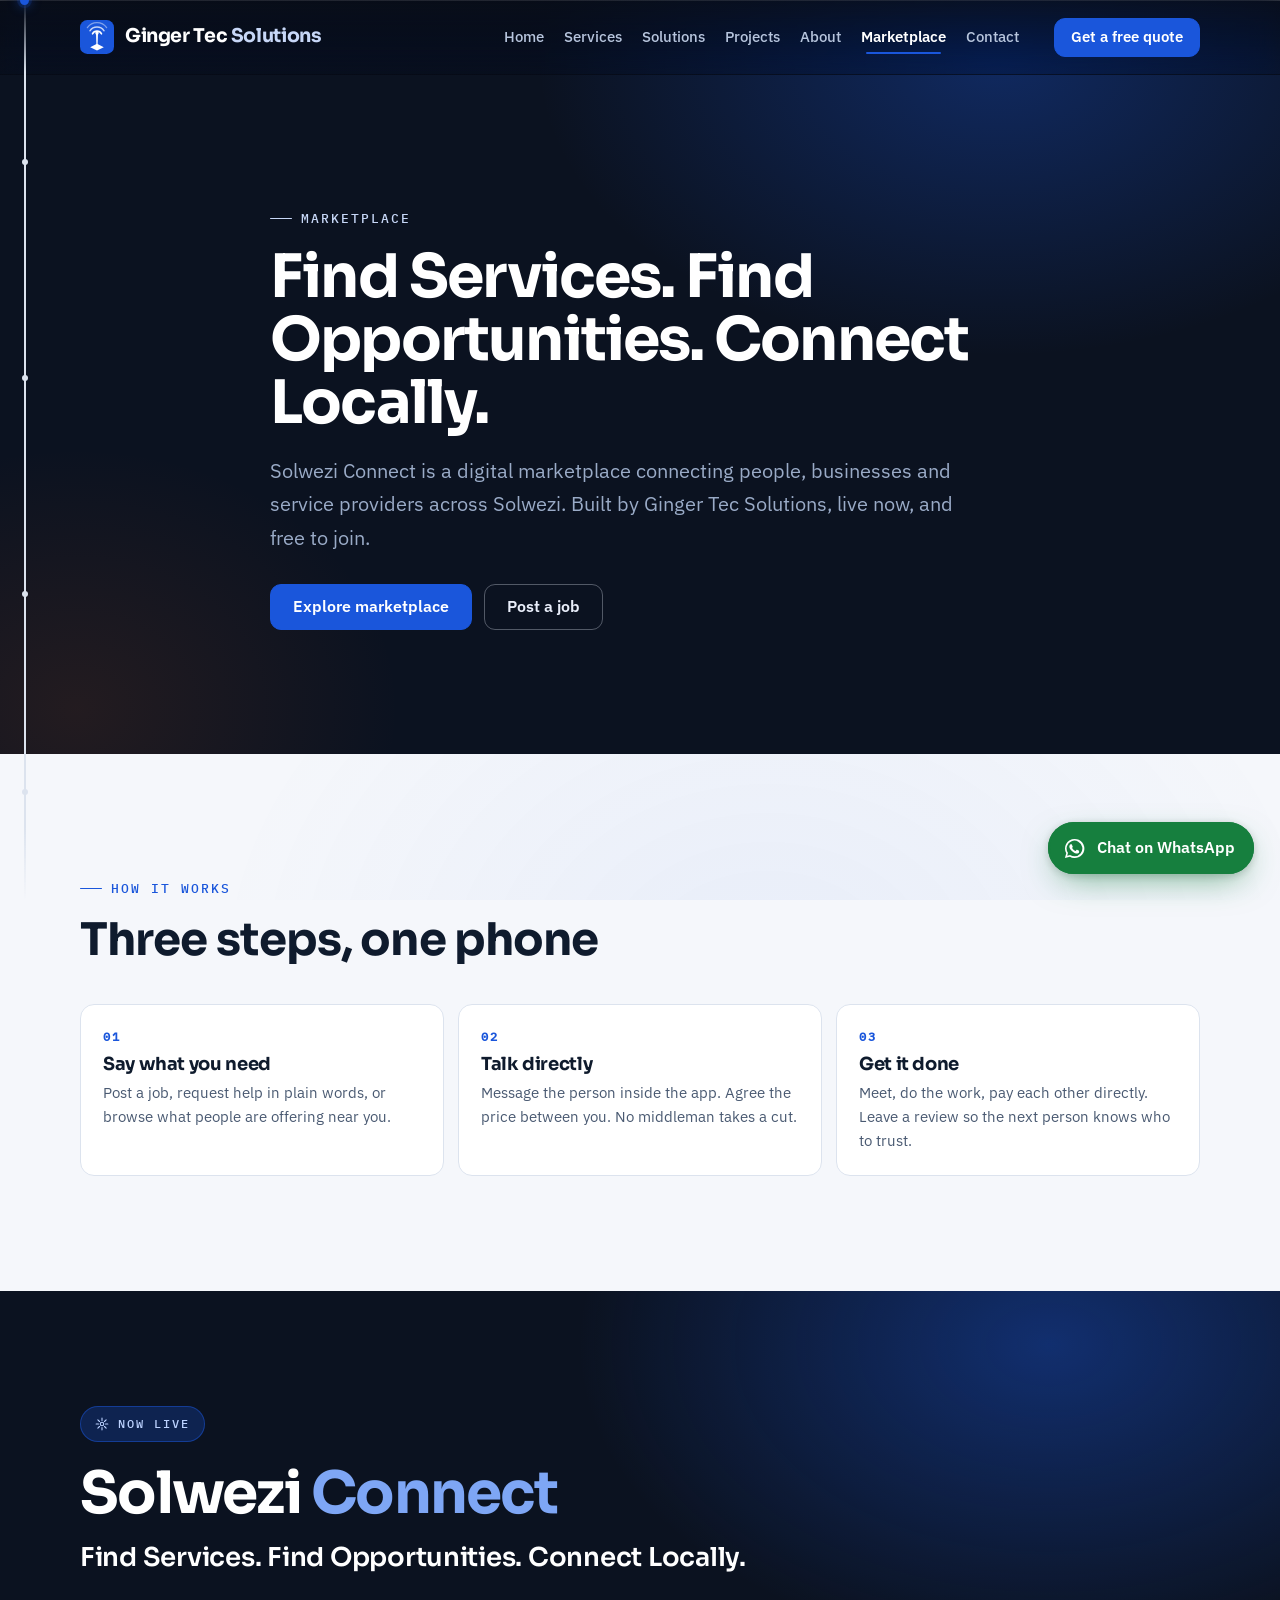
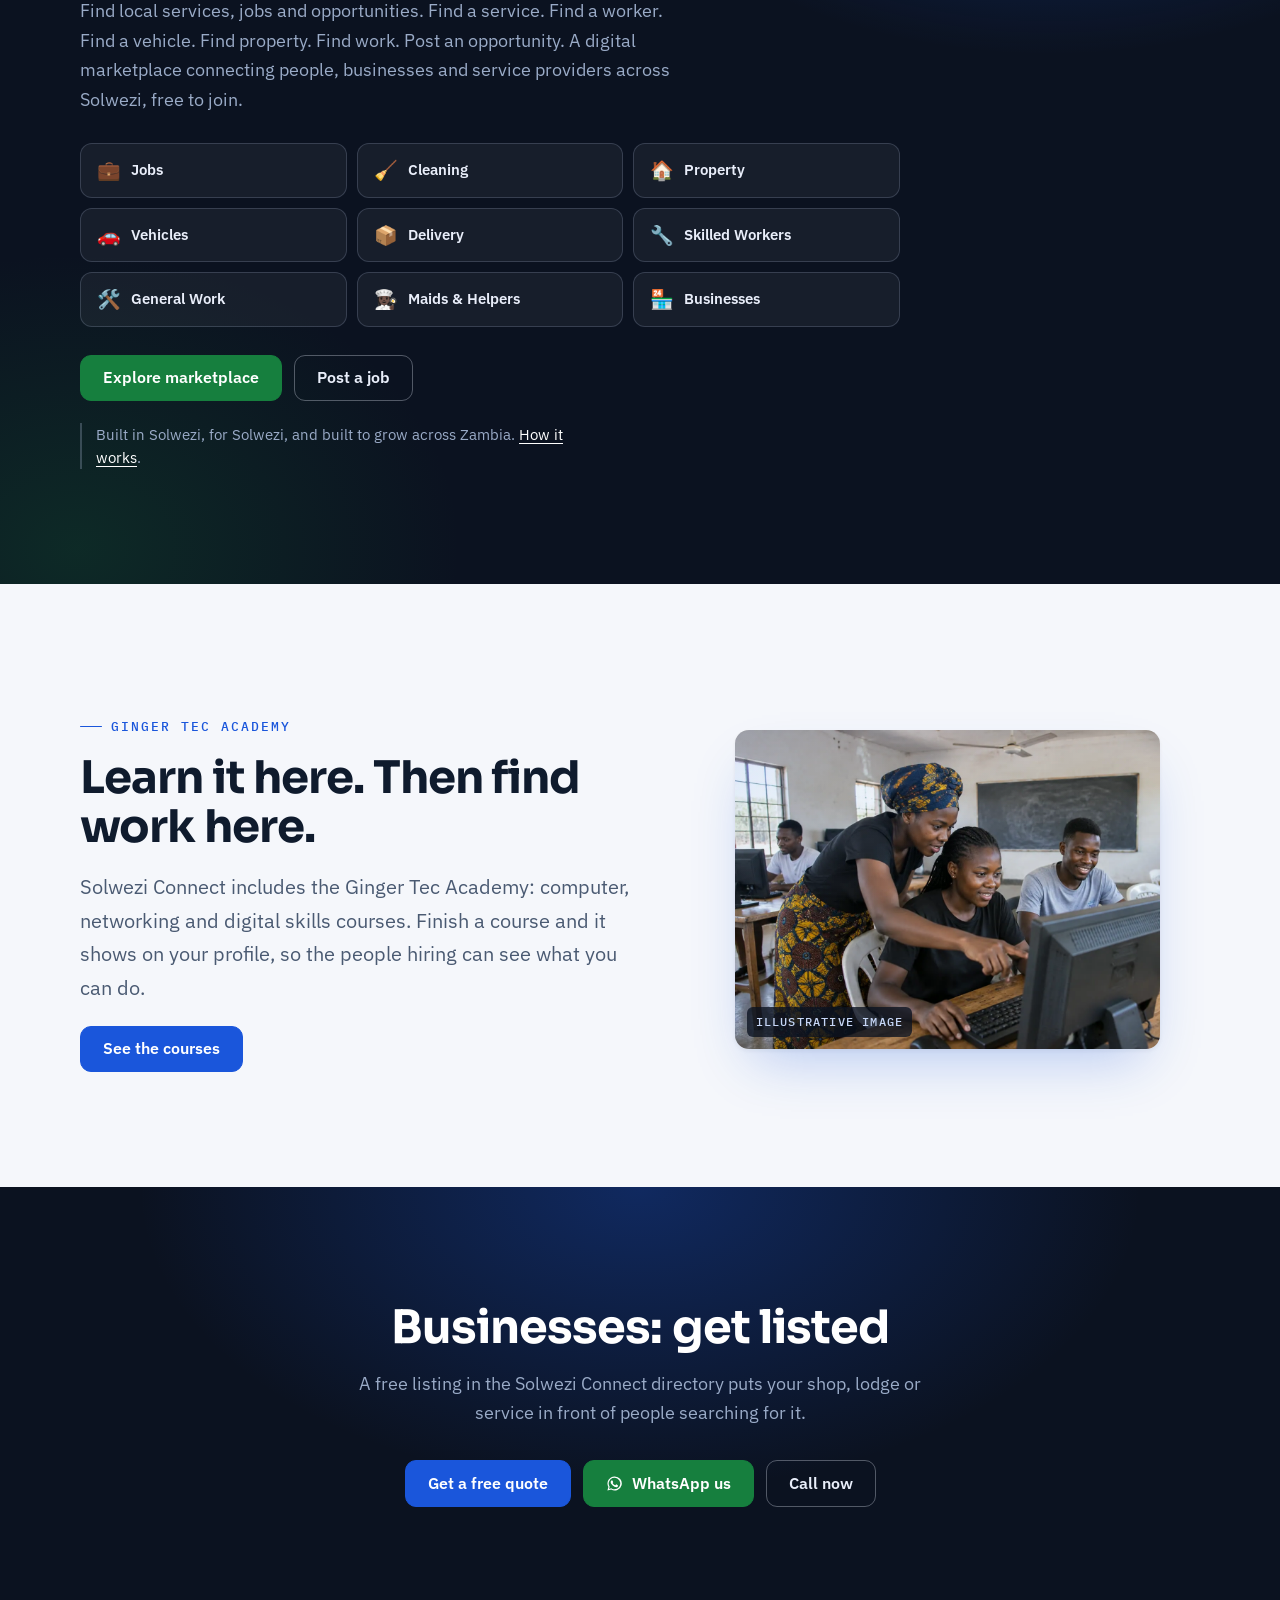
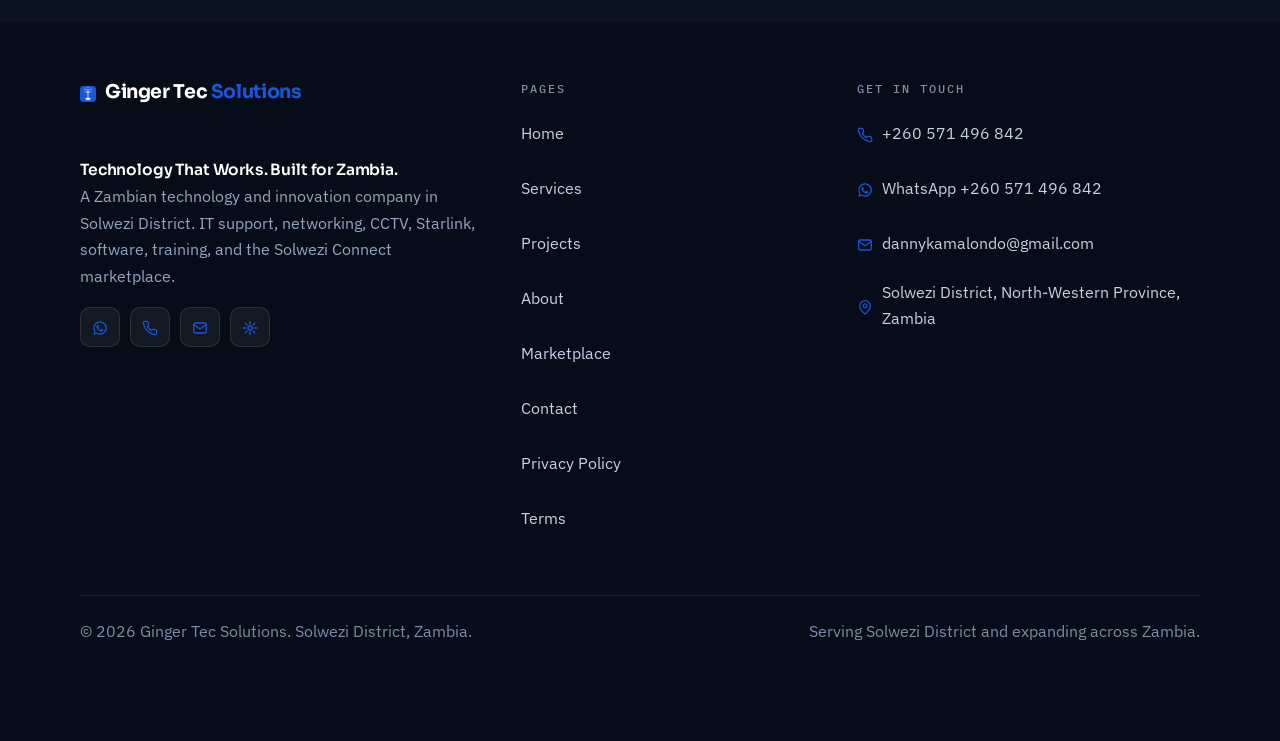
<file: marketplace.html>
<!DOCTYPE html>
<html lang="en">
<head>
<meta charset="utf-8">
<meta name="viewport" content="width=device-width, initial-scale=1, viewport-fit=cover">
<title>Solwezi Connect Marketplace | Find Services & Work in Solwezi</title>
<meta name="description" content="Solwezi Connect, the Ginger Tec marketplace: jobs, cleaning, property, vehicles, delivery, skilled workers, helpers and local businesses. Free to join.">
<meta name="theme-color" content="#0b1220">
<link rel="canonical" href="https://gingertecsolutions.store/marketplace.html">

<meta property="og:type" content="website">
<meta property="og:site_name" content="Ginger Tec Solutions">
<meta property="og:title" content="Solwezi Connect Marketplace | Find Services & Work in Solwezi">
<meta property="og:description" content="Solwezi Connect, the Ginger Tec marketplace: jobs, cleaning, property, vehicles, delivery, skilled workers, helpers and local businesses. Free to join.">
<meta property="og:url" content="https://gingertecsolutions.store/marketplace.html">
<meta property="og:image" content="https://gingertecsolutions.store/assets/og.jpg">
<meta property="og:image:width" content="1200">
<meta property="og:image:height" content="630">
<meta property="og:image:alt" content="Ginger Tec Solutions. Technology That Works. Built for Zambia.">
<meta name="twitter:card" content="summary_large_image">
<meta name="twitter:title" content="Solwezi Connect Marketplace | Find Services & Work in Solwezi">
<meta name="twitter:description" content="Solwezi Connect, the Ginger Tec marketplace: jobs, cleaning, property, vehicles, delivery, skilled workers, helpers and local businesses. Free to join.">
<meta name="twitter:image" content="https://gingertecsolutions.store/assets/og.jpg">

<link rel="icon" href="data:image/svg+xml,%3Csvg%20xmlns%3D%27http%3A%2F%2Fwww.w3.org%2F2000%2Fsvg%27%20viewBox%3D%270%200%20120%20120%27%3E%3Crect%20width%3D%27120%27%20height%3D%27120%27%20rx%3D%2726%27%20fill%3D%27%231a56db%27%2F%3E%3Cg%20fill%3D%27none%27%20stroke%3D%27%23fff%27%20stroke-linecap%3D%27round%27%3E%3Cpath%20d%3D%27M32%2040a34%2034%200%200%201%2056%200%27%20stroke-width%3D%277.5%27%20opacity%3D%27.62%27%2F%3E%3Cpath%20d%3D%27M43%2052a21%2021%200%200%201%2034%200%27%20stroke-width%3D%278%27%2F%3E%3C%2Fg%3E%3Ccircle%20cx%3D%2760%27%20cy%3D%2749%27%20r%3D%277.5%27%20fill%3D%27%23fff%27%2F%3E%3Cpath%20d%3D%27M55.5%2051%20L64.5%2051%20L63%2090%20L57%2090%20Z%27%20fill%3D%27%23fff%27%2F%3E%3Cpath%20d%3D%27M60%2083%20L86%2096%20L60%20109%20L34%2096%20Z%27%20fill%3D%27%23fff%27%2F%3E%3C%2Fsvg%3E">
<link rel="preload" as="font" type="font/woff2" href="assets/fonts/sora-var.woff2" crossorigin>
<link rel="preload" as="font" type="font/woff2" href="assets/fonts/plex-sans-var.woff2" crossorigin>
<link rel="stylesheet" href="assets/site.css">
<script type="application/ld+json">
{
 "@context": "https://schema.org",
 "@graph": [
  {
   "@type": "BreadcrumbList",
   "itemListElement": [
    {
     "@type": "ListItem",
     "position": 1,
     "name": "Home",
     "item": "https://gingertecsolutions.store/"
    },
    {
     "@type": "ListItem",
     "position": 2,
     "name": "Marketplace",
     "item": "https://gingertecsolutions.store/marketplace.html"
    }
   ]
  }
 ]
}
</script>
</head>
<body data-wa="https://wa.me/260571496842">

<a class="skip" href="#main">Skip to content</a>
<div class="env" aria-hidden="true"></div>

<div class="rail" aria-hidden="true">
  <span class="rail__track"></span>
  <span class="rail__fill"></span>
  <span class="rail__node" data-at="0.18" style="top:18%"></span>
  <span class="rail__node" data-at="0.42" style="top:42%"></span>
  <span class="rail__node" data-at="0.66" style="top:66%"></span>
  <span class="rail__node" data-at="0.88" style="top:88%"></span>
  <span class="rail__dot"></span>
</div>

<div class="page">

<header class="hdr">
  <div class="shell hdr__in">
    <a class="brand" href="index.html">
      <svg class="brand__mark" viewBox="0 0 120 120" aria-hidden="true"><rect width="120" height="120" rx="26" fill="currentColor"></rect><g fill="none" stroke="#fff" stroke-linecap="round"><path d="M26 27a42 42 0 0 1 68 0" stroke-width="4.5" opacity=".45"></path><path d="M35 38a30 30 0 0 1 50 0" stroke-width="5" opacity=".75"></path><path d="M44 49a18 18 0 0 1 32 0" stroke-width="5.5"></path></g><circle cx="60" cy="46" r="6" fill="#fff"></circle><path d="M56.5 48 L63.5 48 L62 90 L58 90 Z" fill="#fff"></path><path d="M60 84 L84 96 L60 108 L36 96 Z" fill="#fff"></path></svg>
      <span class="brand__name">Ginger Tec <i>Solutions</i></span>
    </a>

    <nav class="nav" aria-label="Main">
      <a href="index.html">Home</a>
      <a href="services.html">Services</a>
      <a href="solutions.html">Solutions</a>
      <a href="projects.html">Projects</a>
      <a href="about.html">About</a>
      <a href="marketplace.html" aria-current="page">Marketplace</a>
      <a href="contact.html">Contact</a>
    </nav>

    <div class="hdr__cta">
      <a class="btn btn--wa btn--sm" href="https://wa.me/260571496842" target="_blank" rel="noopener"><svg viewBox="0 0 24 24" fill="currentColor" aria-hidden="true"><path d="M12 2a10 10 0 0 0-8.6 15L2 22l5.2-1.4A10 10 0 1 0 12 2zm0 18.2a8.2 8.2 0 0 1-4.2-1.2l-.3-.2-3.1.8.8-3-.2-.3A8.2 8.2 0 1 1 12 20.2zm4.5-6.1c-.2-.1-1.5-.7-1.7-.8s-.4-.1-.6.1-.6.8-.8 1-.3.2-.6.1a6.7 6.7 0 0 1-3.3-2.9c-.2-.4.2-.4.6-1.2a.5.5 0 0 0 0-.5c0-.1-.6-1.4-.8-1.9s-.4-.4-.6-.4h-.5a1 1 0 0 0-.7.3 2.9 2.9 0 0 0-.9 2.2 5 5 0 0 0 1 2.7 11.4 11.4 0 0 0 4.4 3.9c1.6.6 2.2.7 3 .6a2.6 2.6 0 0 0 1.7-1.2 2.1 2.1 0 0 0 .1-1.2c0-.2-.2-.3-.4-.4z"></path></svg>WhatsApp</a>
      <a class="btn btn--primary btn--sm hdr__quote" href="contact.html#assessment">Get a free quote</a>
    </div>

    <a class="hdr__call hdr__call--wa" href="https://wa.me/260571496842" target="_blank" rel="noopener" aria-label="Chat with Ginger Tec Solutions on WhatsApp"><svg viewBox="0 0 24 24" fill="currentColor" aria-hidden="true"><path d="M12 2a10 10 0 0 0-8.6 15L2 22l5.2-1.4A10 10 0 1 0 12 2zm0 18.2a8.2 8.2 0 0 1-4.2-1.2l-.3-.2-3.1.8.8-3-.2-.3A8.2 8.2 0 1 1 12 20.2zm4.5-6.1c-.2-.1-1.5-.7-1.7-.8s-.4-.1-.6.1-.6.8-.8 1-.3.2-.6.1a6.7 6.7 0 0 1-3.3-2.9c-.2-.4.2-.4.6-1.2a.5.5 0 0 0 0-.5c0-.1-.6-1.4-.8-1.9s-.4-.4-.6-.4h-.5a1 1 0 0 0-.7.3 2.9 2.9 0 0 0-.9 2.2 5 5 0 0 0 1 2.7 11.4 11.4 0 0 0 4.4 3.9c1.6.6 2.2.7 3 .6a2.6 2.6 0 0 0 1.7-1.2 2.1 2.1 0 0 0 .1-1.2c0-.2-.2-.3-.4-.4z"></path></svg></a>
    <button class="burger" type="button" aria-expanded="false" aria-controls="drawer" aria-label="Open menu"><span></span></button>
  </div>

  <div class="drawer" id="drawer">
    <div class="shell">
      <ul>
        <li><a href="index.html">Home</a></li>
        <li><a href="services.html">Services</a></li>
        <li><a href="solutions.html">Solutions</a></li>
        <li><a href="projects.html">Projects</a></li>
        <li><a href="about.html">About</a></li>
        <li><a href="marketplace.html" aria-current="page">Marketplace</a></li>
        <li><a href="contact.html">Contact</a></li>
      </ul>
      <div class="drawer__cta">
        <a class="btn btn--primary" href="contact.html#assessment">Get a free quote</a>
        <a class="btn btn--wa" href="https://wa.me/260571496842" target="_blank" rel="noopener"><svg viewBox="0 0 24 24" fill="currentColor" aria-hidden="true"><path d="M12 2a10 10 0 0 0-8.6 15L2 22l5.2-1.4A10 10 0 1 0 12 2zm0 18.2a8.2 8.2 0 0 1-4.2-1.2l-.3-.2-3.1.8.8-3-.2-.3A8.2 8.2 0 1 1 12 20.2zm4.5-6.1c-.2-.1-1.5-.7-1.7-.8s-.4-.1-.6.1-.6.8-.8 1-.3.2-.6.1a6.7 6.7 0 0 1-3.3-2.9c-.2-.4.2-.4.6-1.2a.5.5 0 0 0 0-.5c0-.1-.6-1.4-.8-1.9s-.4-.4-.6-.4h-.5a1 1 0 0 0-.7.3 2.9 2.9 0 0 0-.9 2.2 5 5 0 0 0 1 2.7 11.4 11.4 0 0 0 4.4 3.9c1.6.6 2.2.7 3 .6a2.6 2.6 0 0 0 1.7-1.2 2.1 2.1 0 0 0 .1-1.2c0-.2-.2-.3-.4-.4z"></path></svg>WhatsApp us</a>
        <a class="btn btn--ghost" href="tel:+260571496842">Call +260 571 496 842</a>
      </div>
    </div>
  </div>
</header>

<main id="main" tabindex="-1">

  <section class="phero">
    <div class="shell phero__in rv">
      <span class="kicker">Marketplace</span>
      <h1>Find Services. Find Opportunities. Connect Locally.</h1>
      <p>Solwezi Connect is a digital marketplace connecting people, businesses and service providers across Solwezi. Built by Ginger Tec Solutions, live now, and free to join.</p>
      <div class="phero__row">
        <a class="btn btn--primary" href="https://connect.gingertecsolutions.store">Explore marketplace</a>
        <a class="btn btn--onDeep" href="https://connect.gingertecsolutions.store/post">Post a job</a>
      </div>
    </div>
  </section>

  <section class="sec">
    <div class="shell">
      <div class="sec__head rv"><span class="kicker">How it works</span><h2 class="h2">Three steps, one phone</h2></div>
      <div class="mk-steps stag">
        <div class="mk-step"><b>01</b><h3>Say what you need</h3><p>Post a job, request help in plain words, or browse what people are offering near you.</p></div>
        <div class="mk-step"><b>02</b><h3>Talk directly</h3><p>Message the person inside the app. Agree the price between you. No middleman takes a cut.</p></div>
        <div class="mk-step"><b>03</b><h3>Get it done</h3><p>Meet, do the work, pay each other directly. Leave a review so the next person knows who to trust.</p></div>
      </div>
    </div>
  </section>

  
  <section class="sec connect-band" id="marketplace">
    <div class="shell">
      <div class="connect-band__in rv">
        <span class="connect-band__tag"><svg style="width:14px;height:14px" viewBox="0 0 24 24" fill="none" stroke="currentColor" stroke-width="1.9" stroke-linecap="round" aria-hidden="true"><circle cx="12" cy="12" r="3"></circle><path d="M12 2v4M12 18v4M2 12h4M18 12h4M4.9 4.9l2.8 2.8M16.3 16.3l2.8 2.8M19.1 4.9l-2.8 2.8M7.7 16.3l-2.8 2.8"></path></svg> Now live</span>
        <h2>Solwezi <em>Connect</em></h2>
        <p class="connect-band__tagline">Find Services. Find Opportunities. Connect Locally.</p>
        <p class="connect-band__lede">Find local services, jobs and opportunities. Find a service. Find a worker. Find a vehicle. Find property. Find work. Post an opportunity. A digital marketplace connecting people, businesses and service providers across Solwezi, free to join.</p>
        <ul class="connect-band__grid connect-band__grid--links">
          <li><a href="https://connect.gingertecsolutions.store/jobs"><span aria-hidden="true">💼</span> Jobs</a></li>
          <li><a href="https://connect.gingertecsolutions.store/services"><span aria-hidden="true">🧹</span> Cleaning</a></li>
          <li><a href="https://connect.gingertecsolutions.store/property"><span aria-hidden="true">🏠</span> Property</a></li>
          <li><a href="https://connect.gingertecsolutions.store/vehicles"><span aria-hidden="true">🚗</span> Vehicles</a></li>
          <li><a href="https://connect.gingertecsolutions.store/delivery"><span aria-hidden="true">📦</span> Delivery</a></li>
          <li><a href="https://connect.gingertecsolutions.store/services"><span aria-hidden="true">🔧</span> Skilled Workers</a></li>
          <li><a href="https://connect.gingertecsolutions.store/jobs"><span aria-hidden="true">🛠️</span> General Work</a></li>
          <li><a href="https://connect.gingertecsolutions.store/services"><span aria-hidden="true">👩🏿‍🍳</span> Maids & Helpers</a></li>
          <li><a href="https://connect.gingertecsolutions.store/businesses"><span aria-hidden="true">🏪</span> Businesses</a></li>
        </ul>
        <div class="connect-band__row">
          <a class="btn connect-band__btn" href="https://connect.gingertecsolutions.store">Explore marketplace</a>
          <a class="btn btn--onDeep" href="https://connect.gingertecsolutions.store/post">Post a job</a>
        </div>
        <p class="connect-band__note">Built in Solwezi, for Solwezi, and built to grow across Zambia. <a href="marketplace.html">How it works</a>.</p>
      </div>
    </div>
  </section>

  <section class="sec">
    <div class="shell">
      <div class="feat">
        <div class="rv">
          <span class="kicker">Ginger Tec Academy</span>
          <h2 class="h2">Learn it here. Then find work here.</h2>
          <p class="lede">Solwezi Connect includes the Ginger Tec Academy: computer, networking and digital skills courses. Finish a course and it shows on your profile, so the people hiring can see what you can do.</p>
          <p style="margin-top:22px"><a class="btn btn--primary" href="https://connect.gingertecsolutions.store/academy">See the courses</a></p>
        </div>
        <figure class="feat__art rv">
          <picture><source type="image/webp" srcset="assets/photos/training.webp"><img src="assets/photos/training.jpg" alt="Young Zambian adults learning at computers" loading="lazy" width="1003" height="752"></picture>
          <figcaption>Illustrative image</figcaption>
        </figure>
      </div>
    </div>
  </section>
  
  <section class="sec cta">
    <div class="shell cta__in rv">
      <h2>Businesses: get listed</h2>
      <p>A free listing in the Solwezi Connect directory puts your shop, lodge or service in front of people searching for it.</p>
      <div class="cta__row">
        <a class="btn btn--primary" href="contact.html#assessment">Get a free quote</a>
        <a class="btn btn--wa" href="https://wa.me/260571496842" target="_blank" rel="noopener"><svg viewBox="0 0 24 24" fill="currentColor" aria-hidden="true"><path d="M12 2a10 10 0 0 0-8.6 15L2 22l5.2-1.4A10 10 0 1 0 12 2zm0 18.2a8.2 8.2 0 0 1-4.2-1.2l-.3-.2-3.1.8.8-3-.2-.3A8.2 8.2 0 1 1 12 20.2zm4.5-6.1c-.2-.1-1.5-.7-1.7-.8s-.4-.1-.6.1-.6.8-.8 1-.3.2-.6.1a6.7 6.7 0 0 1-3.3-2.9c-.2-.4.2-.4.6-1.2a.5.5 0 0 0 0-.5c0-.1-.6-1.4-.8-1.9s-.4-.4-.6-.4h-.5a1 1 0 0 0-.7.3 2.9 2.9 0 0 0-.9 2.2 5 5 0 0 0 1 2.7 11.4 11.4 0 0 0 4.4 3.9c1.6.6 2.2.7 3 .6a2.6 2.6 0 0 0 1.7-1.2 2.1 2.1 0 0 0 .1-1.2c0-.2-.2-.3-.4-.4z"></path></svg>WhatsApp us</a>
        <a class="btn btn--onDeep" href="tel:+260571496842">Call now</a>
      </div>
    </div>
  </section>

</main>

<footer class="ftr">
  <div class="shell">
    <div class="ftr__grid">
      <div>
        <a class="ftr__brand" href="index.html">
          <svg class="brand__mark" viewBox="0 0 120 120" aria-hidden="true"><rect width="120" height="120" rx="26" fill="currentColor"></rect><g fill="none" stroke="#fff" stroke-linecap="round"><path d="M26 27a42 42 0 0 1 68 0" stroke-width="4.5" opacity=".45"></path><path d="M35 38a30 30 0 0 1 50 0" stroke-width="5" opacity=".75"></path><path d="M44 49a18 18 0 0 1 32 0" stroke-width="5.5"></path></g><circle cx="60" cy="46" r="6" fill="#fff"></circle><path d="M56.5 48 L63.5 48 L62 90 L58 90 Z" fill="#fff"></path><path d="M60 84 L84 96 L60 108 L36 96 Z" fill="#fff"></path></svg>
          <span class="brand__name">Ginger Tec <i>Solutions</i></span>
        </a>
        <p class="ftr__tag">Technology That Works. Built for Zambia.</p>
        <p>A Zambian technology and innovation company in Solwezi District. IT support, networking, CCTV, Starlink, software, training, and the Solwezi Connect marketplace.</p>
        <div class="ftr__social" aria-label="Contact channels and social media">
          <a href="https://wa.me/260571496842" target="_blank" rel="noopener" aria-label="WhatsApp"><svg viewBox="0 0 24 24" fill="currentColor" aria-hidden="true"><path d="M12 2a10 10 0 0 0-8.6 15L2 22l5.2-1.4A10 10 0 1 0 12 2zm0 18.2a8.2 8.2 0 0 1-4.2-1.2l-.3-.2-3.1.8.8-3-.2-.3A8.2 8.2 0 1 1 12 20.2zm4.5-6.1c-.2-.1-1.5-.7-1.7-.8s-.4-.1-.6.1-.6.8-.8 1-.3.2-.6.1a6.7 6.7 0 0 1-3.3-2.9c-.2-.4.2-.4.6-1.2a.5.5 0 0 0 0-.5c0-.1-.6-1.4-.8-1.9s-.4-.4-.6-.4h-.5a1 1 0 0 0-.7.3 2.9 2.9 0 0 0-.9 2.2 5 5 0 0 0 1 2.7 11.4 11.4 0 0 0 4.4 3.9c1.6.6 2.2.7 3 .6a2.6 2.6 0 0 0 1.7-1.2 2.1 2.1 0 0 0 .1-1.2c0-.2-.2-.3-.4-.4z"></path></svg></a>
          <a href="tel:+260571496842" aria-label="Phone"><svg viewBox="0 0 24 24" fill="none" stroke="currentColor" stroke-width="1.9" stroke-linecap="round" stroke-linejoin="round" aria-hidden="true"><path d="M22 16.9v3a2 2 0 0 1-2.2 2 19.8 19.8 0 0 1-8.6-3.1 19.5 19.5 0 0 1-6-6A19.8 19.8 0 0 1 2.1 4.2 2 2 0 0 1 4.1 2h3a2 2 0 0 1 2 1.7c.1 1 .4 1.9.7 2.8a2 2 0 0 1-.5 2.1L8.1 9.9a16 16 0 0 0 6 6l1.3-1.2a2 2 0 0 1 2.1-.5c.9.3 1.8.6 2.8.7a2 2 0 0 1 1.7 2z"></path></svg></a>
          <a href="mailto:dannykamalondo@gmail.com" aria-label="Email"><svg viewBox="0 0 24 24" fill="none" stroke="currentColor" stroke-width="1.9" stroke-linecap="round" stroke-linejoin="round" aria-hidden="true"><rect x="2.5" y="4.5" width="19" height="15" rx="2.5"></rect><path d="M3 7l9 6 9-6"></path></svg></a>
          <a href="https://connect.gingertecsolutions.store" aria-label="Solwezi Connect"><svg viewBox="0 0 24 24" fill="none" stroke="currentColor" stroke-width="1.9" stroke-linecap="round" aria-hidden="true"><circle cx="12" cy="12" r="3"></circle><path d="M12 2v4M12 18v4M2 12h4M18 12h4M4.9 4.9l2.8 2.8M16.3 16.3l2.8 2.8M19.1 4.9l-2.8 2.8M7.7 16.3l-2.8 2.8"></path></svg></a>
          
        </div>
      </div>

      <div>
        <h3>Pages</h3>
        <ul>
          <li><a href="index.html">Home</a></li>
          <li><a href="services.html">Services</a></li>
          <li><a href="projects.html">Projects</a></li>
          <li><a href="about.html">About</a></li>
          <li><a href="marketplace.html">Marketplace</a></li>
          <li><a href="contact.html">Contact</a></li>
          <li><a href="privacy.html">Privacy Policy</a></li>
          <li><a href="terms.html">Terms</a></li>
        </ul>
      </div>

      <div>
        <h3>Get in touch</h3>
        <ul>
          <li><a href="tel:+260571496842"><svg viewBox="0 0 24 24" fill="none" stroke="currentColor" stroke-width="1.9" stroke-linecap="round" stroke-linejoin="round" aria-hidden="true"><path d="M22 16.9v3a2 2 0 0 1-2.2 2 19.8 19.8 0 0 1-8.6-3.1 19.5 19.5 0 0 1-6-6A19.8 19.8 0 0 1 2.1 4.2 2 2 0 0 1 4.1 2h3a2 2 0 0 1 2 1.7c.1 1 .4 1.9.7 2.8a2 2 0 0 1-.5 2.1L8.1 9.9a16 16 0 0 0 6 6l1.3-1.2a2 2 0 0 1 2.1-.5c.9.3 1.8.6 2.8.7a2 2 0 0 1 1.7 2z"></path></svg>+260 571 496 842</a></li>
          <li><a href="https://wa.me/260571496842" target="_blank" rel="noopener"><svg viewBox="0 0 24 24" fill="currentColor" aria-hidden="true"><path d="M12 2a10 10 0 0 0-8.6 15L2 22l5.2-1.4A10 10 0 1 0 12 2zm0 18.2a8.2 8.2 0 0 1-4.2-1.2l-.3-.2-3.1.8.8-3-.2-.3A8.2 8.2 0 1 1 12 20.2zm4.5-6.1c-.2-.1-1.5-.7-1.7-.8s-.4-.1-.6.1-.6.8-.8 1-.3.2-.6.1a6.7 6.7 0 0 1-3.3-2.9c-.2-.4.2-.4.6-1.2a.5.5 0 0 0 0-.5c0-.1-.6-1.4-.8-1.9s-.4-.4-.6-.4h-.5a1 1 0 0 0-.7.3 2.9 2.9 0 0 0-.9 2.2 5 5 0 0 0 1 2.7 11.4 11.4 0 0 0 4.4 3.9c1.6.6 2.2.7 3 .6a2.6 2.6 0 0 0 1.7-1.2 2.1 2.1 0 0 0 .1-1.2c0-.2-.2-.3-.4-.4z"></path></svg>WhatsApp +260 571 496 842</a></li>
          <li><a href="mailto:dannykamalondo@gmail.com"><svg viewBox="0 0 24 24" fill="none" stroke="currentColor" stroke-width="1.9" stroke-linecap="round" stroke-linejoin="round" aria-hidden="true"><rect x="2.5" y="4.5" width="19" height="15" rx="2.5"></rect><path d="M3 7l9 6 9-6"></path></svg>dannykamalondo@gmail.com</a></li>
          <li><a href="contact.html"><svg viewBox="0 0 24 24" fill="none" stroke="currentColor" stroke-width="1.9" stroke-linecap="round" stroke-linejoin="round" aria-hidden="true"><path d="M20 10.5c0 5.5-8 12-8 12s-8-6.5-8-12a8 8 0 0 1 16 0z"></path><circle cx="12" cy="10.2" r="2.8"></circle></svg>Solwezi District, North-Western Province, Zambia</a></li>
        </ul>
      </div>
    </div>

    <div class="ftr__base">
      <p>&copy; <span data-year>2026</span> Ginger Tec Solutions. Solwezi District, Zambia.</p>
      <p>Serving Solwezi District and expanding across Zambia.</p>
    </div>
  </div>
</footer>

<a class="float" href="https://wa.me/260571496842" target="_blank" rel="noopener" aria-label="Chat with us on WhatsApp">
  <svg viewBox="0 0 24 24" fill="currentColor" aria-hidden="true"><path d="M12 2a10 10 0 0 0-8.6 15L2 22l5.2-1.4A10 10 0 1 0 12 2zm0 18.2a8.2 8.2 0 0 1-4.2-1.2l-.3-.2-3.1.8.8-3-.2-.3A8.2 8.2 0 1 1 12 20.2zm4.5-6.1c-.2-.1-1.5-.7-1.7-.8s-.4-.1-.6.1-.6.8-.8 1-.3.2-.6.1a6.7 6.7 0 0 1-3.3-2.9c-.2-.4.2-.4.6-1.2a.5.5 0 0 0 0-.5c0-.1-.6-1.4-.8-1.9s-.4-.4-.6-.4h-.5a1 1 0 0 0-.7.3 2.9 2.9 0 0 0-.9 2.2 5 5 0 0 0 1 2.7 11.4 11.4 0 0 0 4.4 3.9c1.6.6 2.2.7 3 .6a2.6 2.6 0 0 0 1.7-1.2 2.1 2.1 0 0 0 .1-1.2c0-.2-.2-.3-.4-.4z"></path></svg>
  <span class="float__label">Chat on WhatsApp</span>
</a>

</div><!-- /.page -->

<script src="assets/site.js"></script>
</body>
</html>
</file>
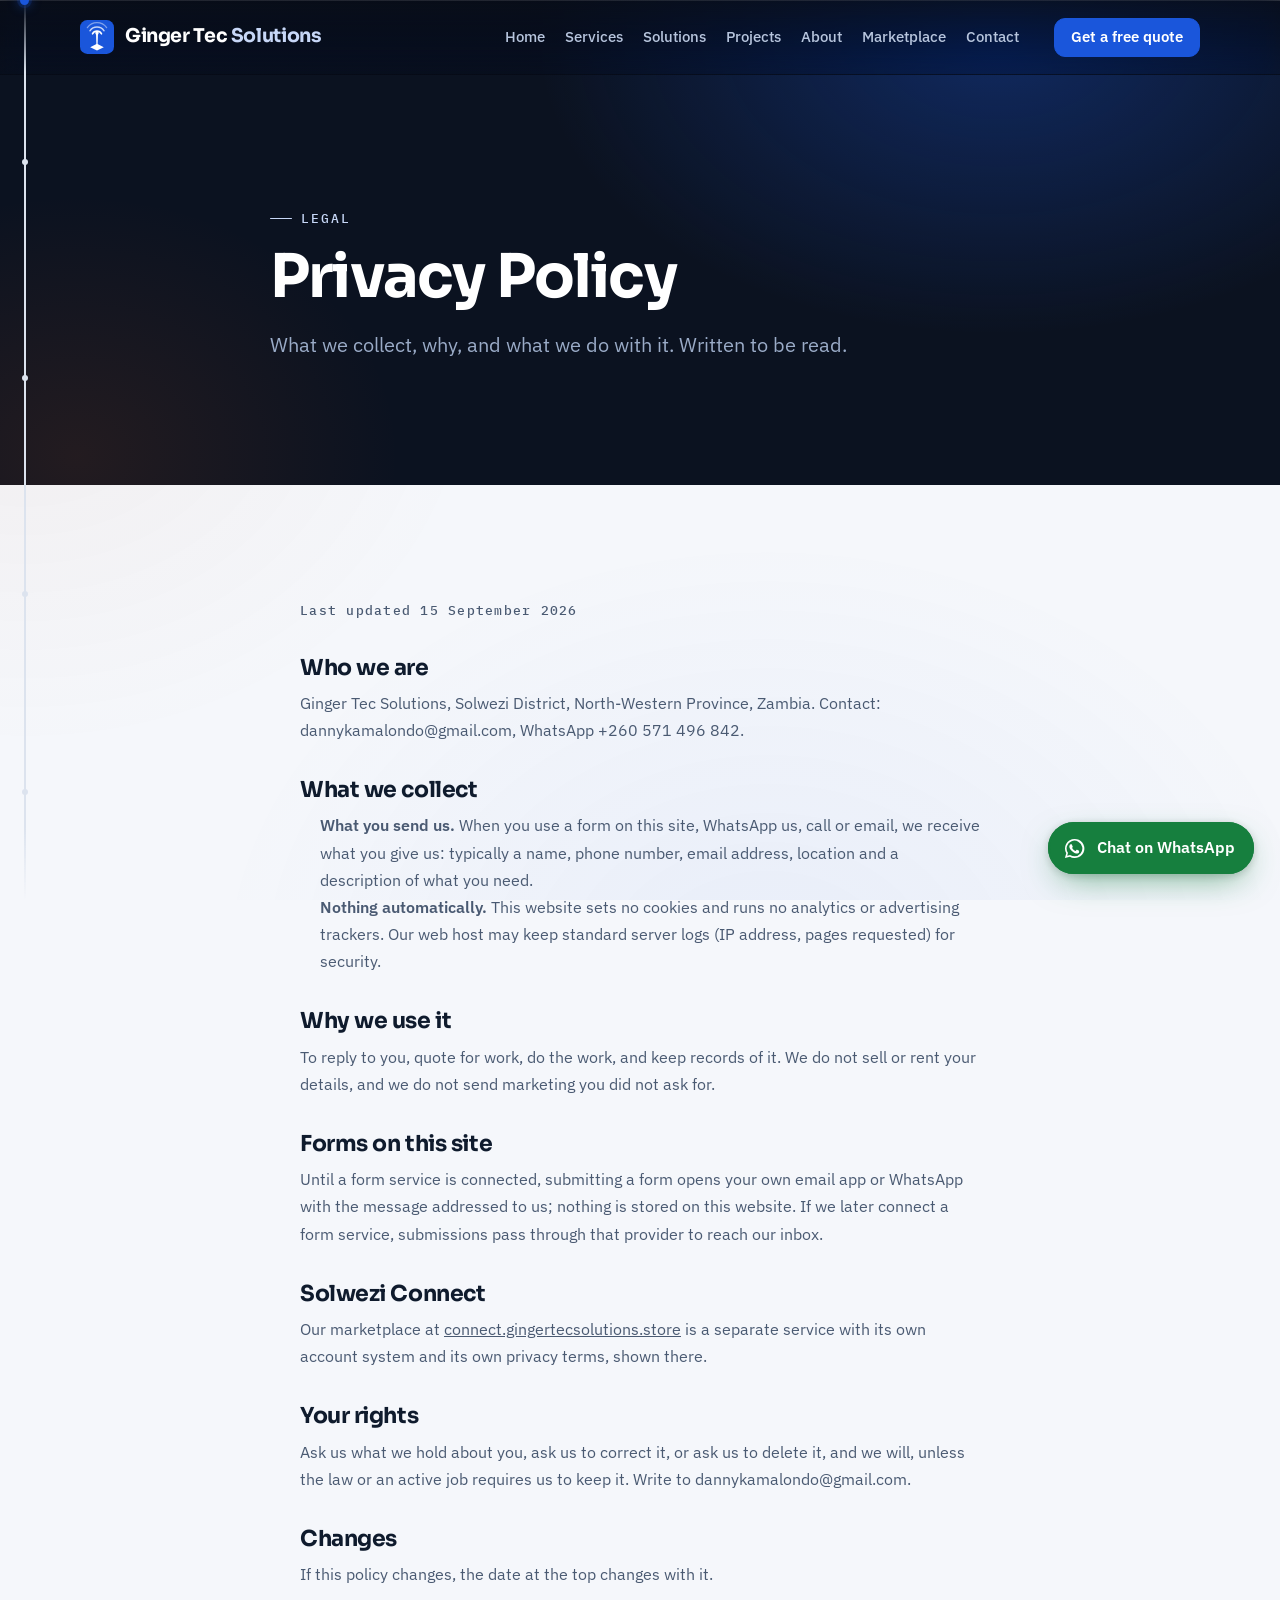
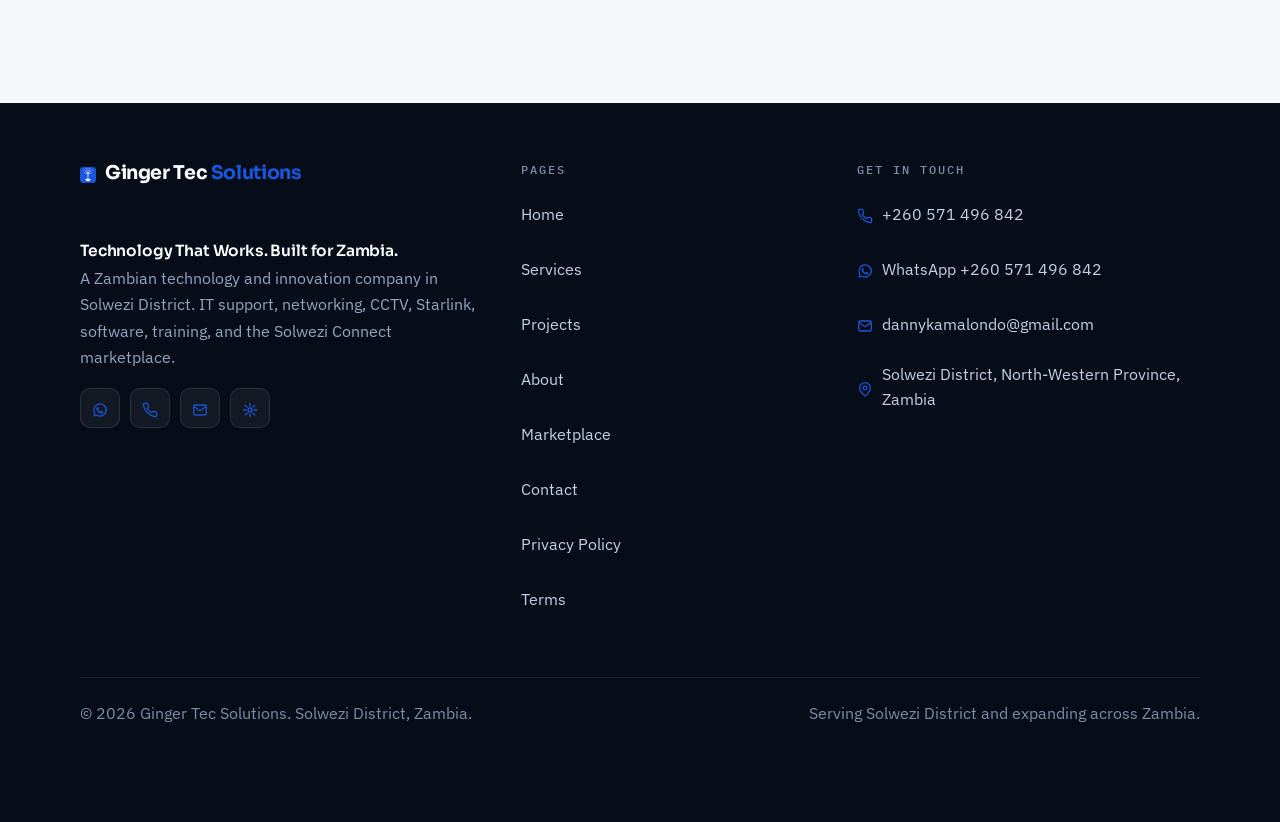
<file: privacy.html>
<!DOCTYPE html>
<html lang="en">
<head>
<meta charset="utf-8">
<meta name="viewport" content="width=device-width, initial-scale=1, viewport-fit=cover">
<title>Privacy Policy | Ginger Tec Solutions</title>
<meta name="description" content="How Ginger Tec Solutions handles the information you share with us through this website, WhatsApp, phone and email.">
<meta name="theme-color" content="#0b1220">
<link rel="canonical" href="https://gingertecsolutions.store/privacy.html">

<meta property="og:type" content="website">
<meta property="og:site_name" content="Ginger Tec Solutions">
<meta property="og:title" content="Privacy Policy | Ginger Tec Solutions">
<meta property="og:description" content="How Ginger Tec Solutions handles the information you share with us through this website, WhatsApp, phone and email.">
<meta property="og:url" content="https://gingertecsolutions.store/privacy.html">
<meta property="og:image" content="https://gingertecsolutions.store/assets/og.jpg">
<meta property="og:image:width" content="1200">
<meta property="og:image:height" content="630">
<meta property="og:image:alt" content="Ginger Tec Solutions. Technology That Works. Built for Zambia.">
<meta name="twitter:card" content="summary_large_image">
<meta name="twitter:title" content="Privacy Policy | Ginger Tec Solutions">
<meta name="twitter:description" content="How Ginger Tec Solutions handles the information you share with us through this website, WhatsApp, phone and email.">
<meta name="twitter:image" content="https://gingertecsolutions.store/assets/og.jpg">

<link rel="icon" href="data:image/svg+xml,%3Csvg%20xmlns%3D%27http%3A%2F%2Fwww.w3.org%2F2000%2Fsvg%27%20viewBox%3D%270%200%20120%20120%27%3E%3Crect%20width%3D%27120%27%20height%3D%27120%27%20rx%3D%2726%27%20fill%3D%27%231a56db%27%2F%3E%3Cg%20fill%3D%27none%27%20stroke%3D%27%23fff%27%20stroke-linecap%3D%27round%27%3E%3Cpath%20d%3D%27M32%2040a34%2034%200%200%201%2056%200%27%20stroke-width%3D%277.5%27%20opacity%3D%27.62%27%2F%3E%3Cpath%20d%3D%27M43%2052a21%2021%200%200%201%2034%200%27%20stroke-width%3D%278%27%2F%3E%3C%2Fg%3E%3Ccircle%20cx%3D%2760%27%20cy%3D%2749%27%20r%3D%277.5%27%20fill%3D%27%23fff%27%2F%3E%3Cpath%20d%3D%27M55.5%2051%20L64.5%2051%20L63%2090%20L57%2090%20Z%27%20fill%3D%27%23fff%27%2F%3E%3Cpath%20d%3D%27M60%2083%20L86%2096%20L60%20109%20L34%2096%20Z%27%20fill%3D%27%23fff%27%2F%3E%3C%2Fsvg%3E">
<link rel="preload" as="font" type="font/woff2" href="assets/fonts/sora-var.woff2" crossorigin>
<link rel="preload" as="font" type="font/woff2" href="assets/fonts/plex-sans-var.woff2" crossorigin>
<link rel="stylesheet" href="assets/site.css">
<script type="application/ld+json">
{
 "@context": "https://schema.org",
 "@graph": [
  {
   "@type": "BreadcrumbList",
   "itemListElement": [
    {
     "@type": "ListItem",
     "position": 1,
     "name": "Home",
     "item": "https://gingertecsolutions.store/"
    },
    {
     "@type": "ListItem",
     "position": 2,
     "name": "Privacy Policy",
     "item": "https://gingertecsolutions.store/privacy.html"
    }
   ]
  }
 ]
}
</script>
</head>
<body data-wa="https://wa.me/260571496842">

<a class="skip" href="#main">Skip to content</a>
<div class="env" aria-hidden="true"></div>

<div class="rail" aria-hidden="true">
  <span class="rail__track"></span>
  <span class="rail__fill"></span>
  <span class="rail__node" data-at="0.18" style="top:18%"></span>
  <span class="rail__node" data-at="0.42" style="top:42%"></span>
  <span class="rail__node" data-at="0.66" style="top:66%"></span>
  <span class="rail__node" data-at="0.88" style="top:88%"></span>
  <span class="rail__dot"></span>
</div>

<div class="page">

<header class="hdr">
  <div class="shell hdr__in">
    <a class="brand" href="index.html">
      <svg class="brand__mark" viewBox="0 0 120 120" aria-hidden="true"><rect width="120" height="120" rx="26" fill="currentColor"></rect><g fill="none" stroke="#fff" stroke-linecap="round"><path d="M26 27a42 42 0 0 1 68 0" stroke-width="4.5" opacity=".45"></path><path d="M35 38a30 30 0 0 1 50 0" stroke-width="5" opacity=".75"></path><path d="M44 49a18 18 0 0 1 32 0" stroke-width="5.5"></path></g><circle cx="60" cy="46" r="6" fill="#fff"></circle><path d="M56.5 48 L63.5 48 L62 90 L58 90 Z" fill="#fff"></path><path d="M60 84 L84 96 L60 108 L36 96 Z" fill="#fff"></path></svg>
      <span class="brand__name">Ginger Tec <i>Solutions</i></span>
    </a>

    <nav class="nav" aria-label="Main">
      <a href="index.html">Home</a>
      <a href="services.html">Services</a>
      <a href="solutions.html">Solutions</a>
      <a href="projects.html">Projects</a>
      <a href="about.html">About</a>
      <a href="marketplace.html">Marketplace</a>
      <a href="contact.html">Contact</a>
    </nav>

    <div class="hdr__cta">
      <a class="btn btn--wa btn--sm" href="https://wa.me/260571496842" target="_blank" rel="noopener"><svg viewBox="0 0 24 24" fill="currentColor" aria-hidden="true"><path d="M12 2a10 10 0 0 0-8.6 15L2 22l5.2-1.4A10 10 0 1 0 12 2zm0 18.2a8.2 8.2 0 0 1-4.2-1.2l-.3-.2-3.1.8.8-3-.2-.3A8.2 8.2 0 1 1 12 20.2zm4.5-6.1c-.2-.1-1.5-.7-1.7-.8s-.4-.1-.6.1-.6.8-.8 1-.3.2-.6.1a6.7 6.7 0 0 1-3.3-2.9c-.2-.4.2-.4.6-1.2a.5.5 0 0 0 0-.5c0-.1-.6-1.4-.8-1.9s-.4-.4-.6-.4h-.5a1 1 0 0 0-.7.3 2.9 2.9 0 0 0-.9 2.2 5 5 0 0 0 1 2.7 11.4 11.4 0 0 0 4.4 3.9c1.6.6 2.2.7 3 .6a2.6 2.6 0 0 0 1.7-1.2 2.1 2.1 0 0 0 .1-1.2c0-.2-.2-.3-.4-.4z"></path></svg>WhatsApp</a>
      <a class="btn btn--primary btn--sm hdr__quote" href="contact.html#assessment">Get a free quote</a>
    </div>

    <a class="hdr__call hdr__call--wa" href="https://wa.me/260571496842" target="_blank" rel="noopener" aria-label="Chat with Ginger Tec Solutions on WhatsApp"><svg viewBox="0 0 24 24" fill="currentColor" aria-hidden="true"><path d="M12 2a10 10 0 0 0-8.6 15L2 22l5.2-1.4A10 10 0 1 0 12 2zm0 18.2a8.2 8.2 0 0 1-4.2-1.2l-.3-.2-3.1.8.8-3-.2-.3A8.2 8.2 0 1 1 12 20.2zm4.5-6.1c-.2-.1-1.5-.7-1.7-.8s-.4-.1-.6.1-.6.8-.8 1-.3.2-.6.1a6.7 6.7 0 0 1-3.3-2.9c-.2-.4.2-.4.6-1.2a.5.5 0 0 0 0-.5c0-.1-.6-1.4-.8-1.9s-.4-.4-.6-.4h-.5a1 1 0 0 0-.7.3 2.9 2.9 0 0 0-.9 2.2 5 5 0 0 0 1 2.7 11.4 11.4 0 0 0 4.4 3.9c1.6.6 2.2.7 3 .6a2.6 2.6 0 0 0 1.7-1.2 2.1 2.1 0 0 0 .1-1.2c0-.2-.2-.3-.4-.4z"></path></svg></a>
    <button class="burger" type="button" aria-expanded="false" aria-controls="drawer" aria-label="Open menu"><span></span></button>
  </div>

  <div class="drawer" id="drawer">
    <div class="shell">
      <ul>
        <li><a href="index.html">Home</a></li>
        <li><a href="services.html">Services</a></li>
        <li><a href="solutions.html">Solutions</a></li>
        <li><a href="projects.html">Projects</a></li>
        <li><a href="about.html">About</a></li>
        <li><a href="marketplace.html">Marketplace</a></li>
        <li><a href="contact.html">Contact</a></li>
      </ul>
      <div class="drawer__cta">
        <a class="btn btn--primary" href="contact.html#assessment">Get a free quote</a>
        <a class="btn btn--wa" href="https://wa.me/260571496842" target="_blank" rel="noopener"><svg viewBox="0 0 24 24" fill="currentColor" aria-hidden="true"><path d="M12 2a10 10 0 0 0-8.6 15L2 22l5.2-1.4A10 10 0 1 0 12 2zm0 18.2a8.2 8.2 0 0 1-4.2-1.2l-.3-.2-3.1.8.8-3-.2-.3A8.2 8.2 0 1 1 12 20.2zm4.5-6.1c-.2-.1-1.5-.7-1.7-.8s-.4-.1-.6.1-.6.8-.8 1-.3.2-.6.1a6.7 6.7 0 0 1-3.3-2.9c-.2-.4.2-.4.6-1.2a.5.5 0 0 0 0-.5c0-.1-.6-1.4-.8-1.9s-.4-.4-.6-.4h-.5a1 1 0 0 0-.7.3 2.9 2.9 0 0 0-.9 2.2 5 5 0 0 0 1 2.7 11.4 11.4 0 0 0 4.4 3.9c1.6.6 2.2.7 3 .6a2.6 2.6 0 0 0 1.7-1.2 2.1 2.1 0 0 0 .1-1.2c0-.2-.2-.3-.4-.4z"></path></svg>WhatsApp us</a>
        <a class="btn btn--ghost" href="tel:+260571496842">Call +260 571 496 842</a>
      </div>
    </div>
  </div>
</header>

<main id="main" tabindex="-1">

  <section class="phero"><div class="shell phero__in rv"><span class="kicker">Legal</span><h1>Privacy Policy</h1><p>What we collect, why, and what we do with it. Written to be read.</p></div></section>
  <section class="sec"><div class="shell legal rv">
    <p class="updated">Last updated 15 September 2026</p>
    <h2>Who we are</h2>
    <p>Ginger Tec Solutions, Solwezi District, North-Western Province, Zambia. Contact: dannykamalondo@gmail.com, WhatsApp +260 571 496 842.</p>
    <h2>What we collect</h2>
    <ul>
      <li><strong>What you send us.</strong> When you use a form on this site, WhatsApp us, call or email, we receive what you give us: typically a name, phone number, email address, location and a description of what you need.</li>
      <li><strong>Nothing automatically.</strong> This website sets no cookies and runs no analytics or advertising trackers. Our web host may keep standard server logs (IP address, pages requested) for security.</li>
    </ul>
    <h2>Why we use it</h2>
    <p>To reply to you, quote for work, do the work, and keep records of it. We do not sell or rent your details, and we do not send marketing you did not ask for.</p>
    <h2>Forms on this site</h2>
    <p>Until a form service is connected, submitting a form opens your own email app or WhatsApp with the message addressed to us; nothing is stored on this website. If we later connect a form service, submissions pass through that provider to reach our inbox.</p>
    <h2>Solwezi Connect</h2>
    <p>Our marketplace at <a href="https://connect.gingertecsolutions.store">connect.gingertecsolutions.store</a> is a separate service with its own account system and its own privacy terms, shown there.</p>
    <h2>Your rights</h2>
    <p>Ask us what we hold about you, ask us to correct it, or ask us to delete it, and we will, unless the law or an active job requires us to keep it. Write to dannykamalondo@gmail.com.</p>
    <h2>Changes</h2>
    <p>If this policy changes, the date at the top changes with it.</p>
  </div></section>
</main>

<footer class="ftr">
  <div class="shell">
    <div class="ftr__grid">
      <div>
        <a class="ftr__brand" href="index.html">
          <svg class="brand__mark" viewBox="0 0 120 120" aria-hidden="true"><rect width="120" height="120" rx="26" fill="currentColor"></rect><g fill="none" stroke="#fff" stroke-linecap="round"><path d="M26 27a42 42 0 0 1 68 0" stroke-width="4.5" opacity=".45"></path><path d="M35 38a30 30 0 0 1 50 0" stroke-width="5" opacity=".75"></path><path d="M44 49a18 18 0 0 1 32 0" stroke-width="5.5"></path></g><circle cx="60" cy="46" r="6" fill="#fff"></circle><path d="M56.5 48 L63.5 48 L62 90 L58 90 Z" fill="#fff"></path><path d="M60 84 L84 96 L60 108 L36 96 Z" fill="#fff"></path></svg>
          <span class="brand__name">Ginger Tec <i>Solutions</i></span>
        </a>
        <p class="ftr__tag">Technology That Works. Built for Zambia.</p>
        <p>A Zambian technology and innovation company in Solwezi District. IT support, networking, CCTV, Starlink, software, training, and the Solwezi Connect marketplace.</p>
        <div class="ftr__social" aria-label="Contact channels and social media">
          <a href="https://wa.me/260571496842" target="_blank" rel="noopener" aria-label="WhatsApp"><svg viewBox="0 0 24 24" fill="currentColor" aria-hidden="true"><path d="M12 2a10 10 0 0 0-8.6 15L2 22l5.2-1.4A10 10 0 1 0 12 2zm0 18.2a8.2 8.2 0 0 1-4.2-1.2l-.3-.2-3.1.8.8-3-.2-.3A8.2 8.2 0 1 1 12 20.2zm4.5-6.1c-.2-.1-1.5-.7-1.7-.8s-.4-.1-.6.1-.6.8-.8 1-.3.2-.6.1a6.7 6.7 0 0 1-3.3-2.9c-.2-.4.2-.4.6-1.2a.5.5 0 0 0 0-.5c0-.1-.6-1.4-.8-1.9s-.4-.4-.6-.4h-.5a1 1 0 0 0-.7.3 2.9 2.9 0 0 0-.9 2.2 5 5 0 0 0 1 2.7 11.4 11.4 0 0 0 4.4 3.9c1.6.6 2.2.7 3 .6a2.6 2.6 0 0 0 1.7-1.2 2.1 2.1 0 0 0 .1-1.2c0-.2-.2-.3-.4-.4z"></path></svg></a>
          <a href="tel:+260571496842" aria-label="Phone"><svg viewBox="0 0 24 24" fill="none" stroke="currentColor" stroke-width="1.9" stroke-linecap="round" stroke-linejoin="round" aria-hidden="true"><path d="M22 16.9v3a2 2 0 0 1-2.2 2 19.8 19.8 0 0 1-8.6-3.1 19.5 19.5 0 0 1-6-6A19.8 19.8 0 0 1 2.1 4.2 2 2 0 0 1 4.1 2h3a2 2 0 0 1 2 1.7c.1 1 .4 1.9.7 2.8a2 2 0 0 1-.5 2.1L8.1 9.9a16 16 0 0 0 6 6l1.3-1.2a2 2 0 0 1 2.1-.5c.9.3 1.8.6 2.8.7a2 2 0 0 1 1.7 2z"></path></svg></a>
          <a href="mailto:dannykamalondo@gmail.com" aria-label="Email"><svg viewBox="0 0 24 24" fill="none" stroke="currentColor" stroke-width="1.9" stroke-linecap="round" stroke-linejoin="round" aria-hidden="true"><rect x="2.5" y="4.5" width="19" height="15" rx="2.5"></rect><path d="M3 7l9 6 9-6"></path></svg></a>
          <a href="https://connect.gingertecsolutions.store" aria-label="Solwezi Connect"><svg viewBox="0 0 24 24" fill="none" stroke="currentColor" stroke-width="1.9" stroke-linecap="round" aria-hidden="true"><circle cx="12" cy="12" r="3"></circle><path d="M12 2v4M12 18v4M2 12h4M18 12h4M4.9 4.9l2.8 2.8M16.3 16.3l2.8 2.8M19.1 4.9l-2.8 2.8M7.7 16.3l-2.8 2.8"></path></svg></a>
          
        </div>
      </div>

      <div>
        <h3>Pages</h3>
        <ul>
          <li><a href="index.html">Home</a></li>
          <li><a href="services.html">Services</a></li>
          <li><a href="projects.html">Projects</a></li>
          <li><a href="about.html">About</a></li>
          <li><a href="marketplace.html">Marketplace</a></li>
          <li><a href="contact.html">Contact</a></li>
          <li><a href="privacy.html">Privacy Policy</a></li>
          <li><a href="terms.html">Terms</a></li>
        </ul>
      </div>

      <div>
        <h3>Get in touch</h3>
        <ul>
          <li><a href="tel:+260571496842"><svg viewBox="0 0 24 24" fill="none" stroke="currentColor" stroke-width="1.9" stroke-linecap="round" stroke-linejoin="round" aria-hidden="true"><path d="M22 16.9v3a2 2 0 0 1-2.2 2 19.8 19.8 0 0 1-8.6-3.1 19.5 19.5 0 0 1-6-6A19.8 19.8 0 0 1 2.1 4.2 2 2 0 0 1 4.1 2h3a2 2 0 0 1 2 1.7c.1 1 .4 1.9.7 2.8a2 2 0 0 1-.5 2.1L8.1 9.9a16 16 0 0 0 6 6l1.3-1.2a2 2 0 0 1 2.1-.5c.9.3 1.8.6 2.8.7a2 2 0 0 1 1.7 2z"></path></svg>+260 571 496 842</a></li>
          <li><a href="https://wa.me/260571496842" target="_blank" rel="noopener"><svg viewBox="0 0 24 24" fill="currentColor" aria-hidden="true"><path d="M12 2a10 10 0 0 0-8.6 15L2 22l5.2-1.4A10 10 0 1 0 12 2zm0 18.2a8.2 8.2 0 0 1-4.2-1.2l-.3-.2-3.1.8.8-3-.2-.3A8.2 8.2 0 1 1 12 20.2zm4.5-6.1c-.2-.1-1.5-.7-1.7-.8s-.4-.1-.6.1-.6.8-.8 1-.3.2-.6.1a6.7 6.7 0 0 1-3.3-2.9c-.2-.4.2-.4.6-1.2a.5.5 0 0 0 0-.5c0-.1-.6-1.4-.8-1.9s-.4-.4-.6-.4h-.5a1 1 0 0 0-.7.3 2.9 2.9 0 0 0-.9 2.2 5 5 0 0 0 1 2.7 11.4 11.4 0 0 0 4.4 3.9c1.6.6 2.2.7 3 .6a2.6 2.6 0 0 0 1.7-1.2 2.1 2.1 0 0 0 .1-1.2c0-.2-.2-.3-.4-.4z"></path></svg>WhatsApp +260 571 496 842</a></li>
          <li><a href="mailto:dannykamalondo@gmail.com"><svg viewBox="0 0 24 24" fill="none" stroke="currentColor" stroke-width="1.9" stroke-linecap="round" stroke-linejoin="round" aria-hidden="true"><rect x="2.5" y="4.5" width="19" height="15" rx="2.5"></rect><path d="M3 7l9 6 9-6"></path></svg>dannykamalondo@gmail.com</a></li>
          <li><a href="contact.html"><svg viewBox="0 0 24 24" fill="none" stroke="currentColor" stroke-width="1.9" stroke-linecap="round" stroke-linejoin="round" aria-hidden="true"><path d="M20 10.5c0 5.5-8 12-8 12s-8-6.5-8-12a8 8 0 0 1 16 0z"></path><circle cx="12" cy="10.2" r="2.8"></circle></svg>Solwezi District, North-Western Province, Zambia</a></li>
        </ul>
      </div>
    </div>

    <div class="ftr__base">
      <p>&copy; <span data-year>2026</span> Ginger Tec Solutions. Solwezi District, Zambia.</p>
      <p>Serving Solwezi District and expanding across Zambia.</p>
    </div>
  </div>
</footer>

<a class="float" href="https://wa.me/260571496842" target="_blank" rel="noopener" aria-label="Chat with us on WhatsApp">
  <svg viewBox="0 0 24 24" fill="currentColor" aria-hidden="true"><path d="M12 2a10 10 0 0 0-8.6 15L2 22l5.2-1.4A10 10 0 1 0 12 2zm0 18.2a8.2 8.2 0 0 1-4.2-1.2l-.3-.2-3.1.8.8-3-.2-.3A8.2 8.2 0 1 1 12 20.2zm4.5-6.1c-.2-.1-1.5-.7-1.7-.8s-.4-.1-.6.1-.6.8-.8 1-.3.2-.6.1a6.7 6.7 0 0 1-3.3-2.9c-.2-.4.2-.4.6-1.2a.5.5 0 0 0 0-.5c0-.1-.6-1.4-.8-1.9s-.4-.4-.6-.4h-.5a1 1 0 0 0-.7.3 2.9 2.9 0 0 0-.9 2.2 5 5 0 0 0 1 2.7 11.4 11.4 0 0 0 4.4 3.9c1.6.6 2.2.7 3 .6a2.6 2.6 0 0 0 1.7-1.2 2.1 2.1 0 0 0 .1-1.2c0-.2-.2-.3-.4-.4z"></path></svg>
  <span class="float__label">Chat on WhatsApp</span>
</a>

</div><!-- /.page -->

<script src="assets/site.js"></script>
</body>
</html>
</file>
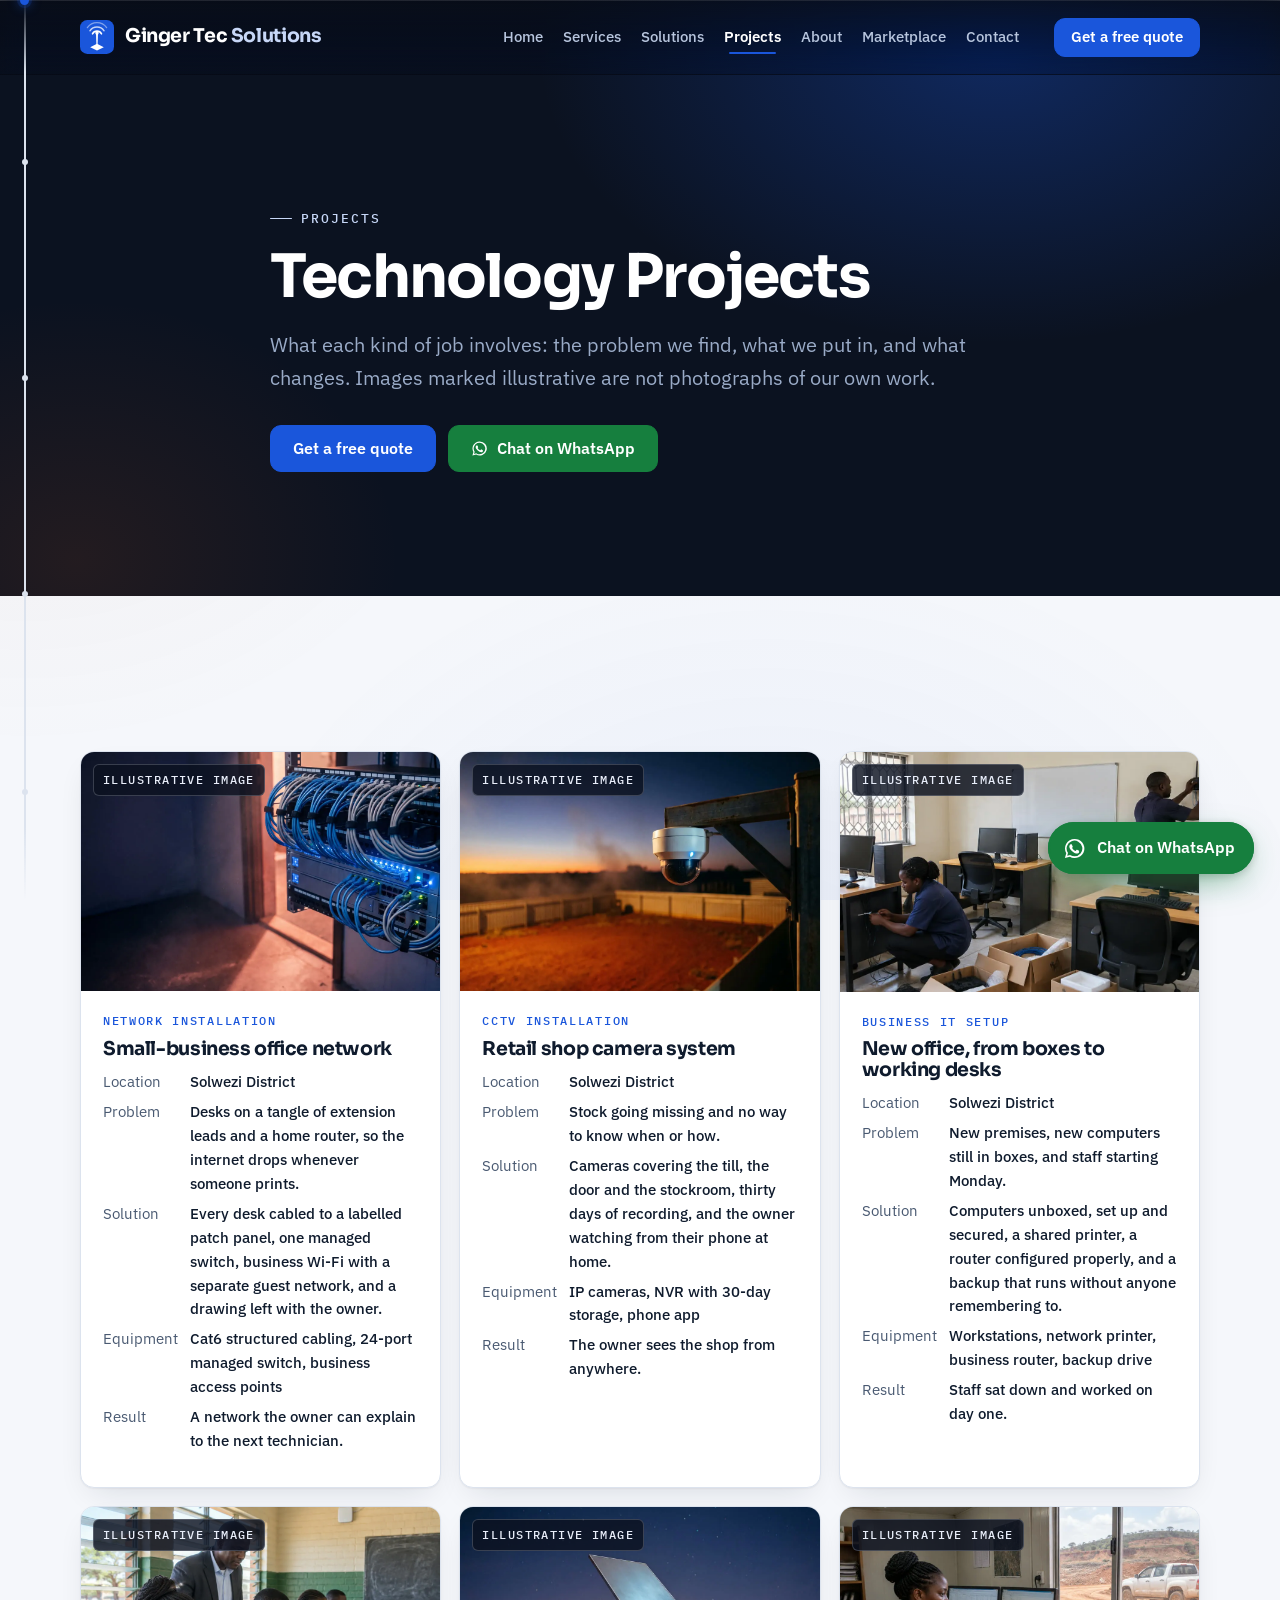
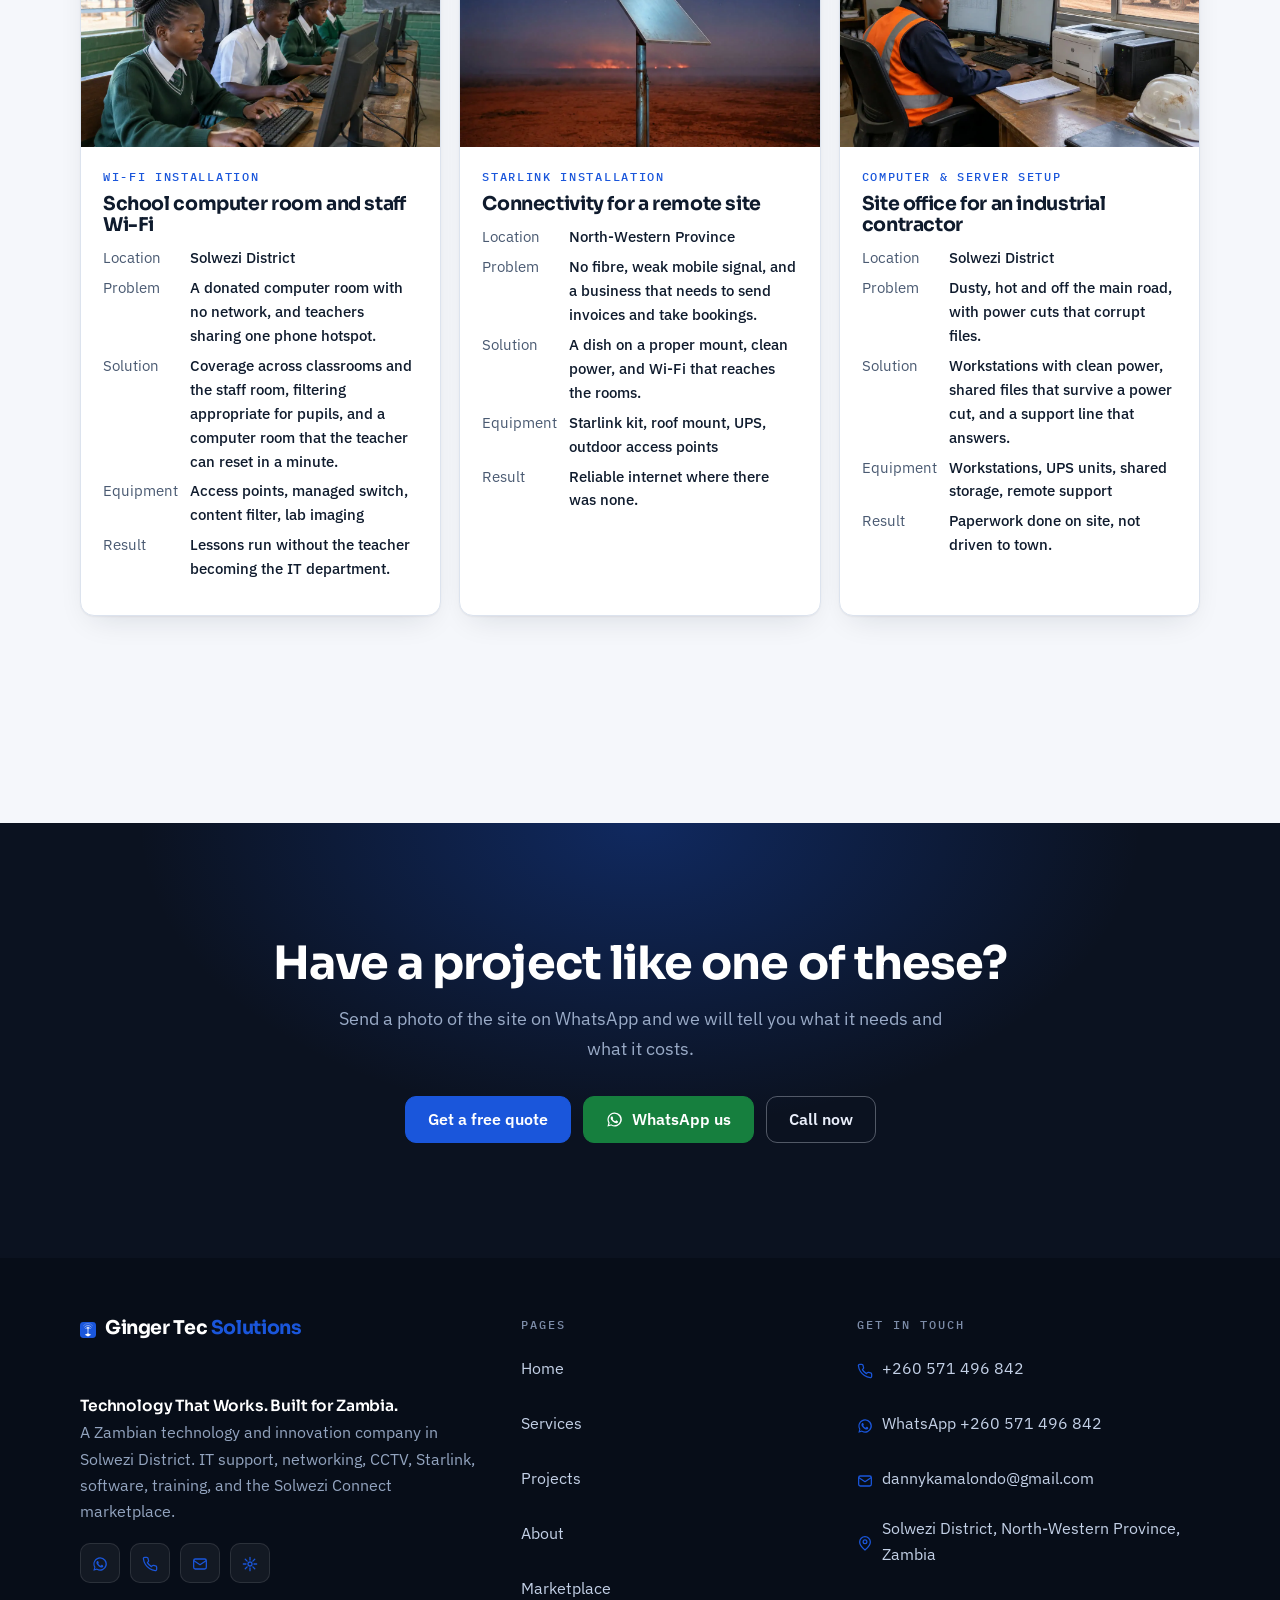
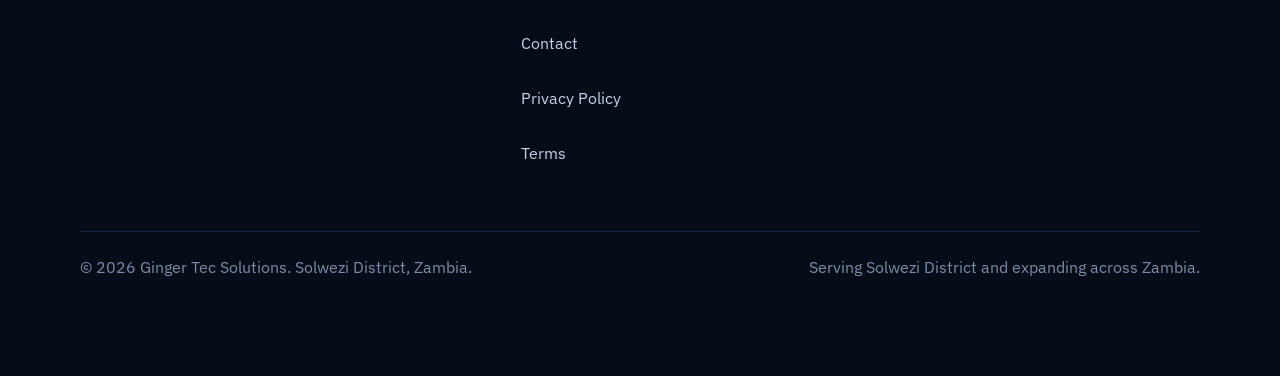
<file: projects.html>
<!DOCTYPE html>
<html lang="en">
<head>
<meta charset="utf-8">
<meta name="viewport" content="width=device-width, initial-scale=1, viewport-fit=cover">
<title>Technology Projects in Solwezi | Ginger Tec Solutions</title>
<meta name="description" content="Technology projects in Solwezi District: network installations, CCTV, business IT setups, Wi-Fi, Starlink, and computer and server setups.">
<meta name="theme-color" content="#0b1220">
<link rel="canonical" href="https://gingertecsolutions.store/projects.html">

<meta property="og:type" content="website">
<meta property="og:site_name" content="Ginger Tec Solutions">
<meta property="og:title" content="Technology Projects in Solwezi | Ginger Tec Solutions">
<meta property="og:description" content="Technology projects in Solwezi District: network installations, CCTV, business IT setups, Wi-Fi, Starlink, and computer and server setups.">
<meta property="og:url" content="https://gingertecsolutions.store/projects.html">
<meta property="og:image" content="https://gingertecsolutions.store/assets/og.jpg">
<meta property="og:image:width" content="1200">
<meta property="og:image:height" content="630">
<meta property="og:image:alt" content="Ginger Tec Solutions. Technology That Works. Built for Zambia.">
<meta name="twitter:card" content="summary_large_image">
<meta name="twitter:title" content="Technology Projects in Solwezi | Ginger Tec Solutions">
<meta name="twitter:description" content="Technology projects in Solwezi District: network installations, CCTV, business IT setups, Wi-Fi, Starlink, and computer and server setups.">
<meta name="twitter:image" content="https://gingertecsolutions.store/assets/og.jpg">

<link rel="icon" href="data:image/svg+xml,%3Csvg%20xmlns%3D%27http%3A%2F%2Fwww.w3.org%2F2000%2Fsvg%27%20viewBox%3D%270%200%20120%20120%27%3E%3Crect%20width%3D%27120%27%20height%3D%27120%27%20rx%3D%2726%27%20fill%3D%27%231a56db%27%2F%3E%3Cg%20fill%3D%27none%27%20stroke%3D%27%23fff%27%20stroke-linecap%3D%27round%27%3E%3Cpath%20d%3D%27M32%2040a34%2034%200%200%201%2056%200%27%20stroke-width%3D%277.5%27%20opacity%3D%27.62%27%2F%3E%3Cpath%20d%3D%27M43%2052a21%2021%200%200%201%2034%200%27%20stroke-width%3D%278%27%2F%3E%3C%2Fg%3E%3Ccircle%20cx%3D%2760%27%20cy%3D%2749%27%20r%3D%277.5%27%20fill%3D%27%23fff%27%2F%3E%3Cpath%20d%3D%27M55.5%2051%20L64.5%2051%20L63%2090%20L57%2090%20Z%27%20fill%3D%27%23fff%27%2F%3E%3Cpath%20d%3D%27M60%2083%20L86%2096%20L60%20109%20L34%2096%20Z%27%20fill%3D%27%23fff%27%2F%3E%3C%2Fsvg%3E">
<link rel="preload" as="font" type="font/woff2" href="assets/fonts/sora-var.woff2" crossorigin>
<link rel="preload" as="font" type="font/woff2" href="assets/fonts/plex-sans-var.woff2" crossorigin>
<link rel="stylesheet" href="assets/site.css">
<script type="application/ld+json">
{
 "@context": "https://schema.org",
 "@graph": [
  {
   "@type": "BreadcrumbList",
   "itemListElement": [
    {
     "@type": "ListItem",
     "position": 1,
     "name": "Home",
     "item": "https://gingertecsolutions.store/"
    },
    {
     "@type": "ListItem",
     "position": 2,
     "name": "Projects",
     "item": "https://gingertecsolutions.store/projects.html"
    }
   ]
  }
 ]
}
</script>
</head>
<body data-wa="https://wa.me/260571496842">

<a class="skip" href="#main">Skip to content</a>
<div class="env" aria-hidden="true"></div>

<div class="rail" aria-hidden="true">
  <span class="rail__track"></span>
  <span class="rail__fill"></span>
  <span class="rail__node" data-at="0.18" style="top:18%"></span>
  <span class="rail__node" data-at="0.42" style="top:42%"></span>
  <span class="rail__node" data-at="0.66" style="top:66%"></span>
  <span class="rail__node" data-at="0.88" style="top:88%"></span>
  <span class="rail__dot"></span>
</div>

<div class="page">

<header class="hdr">
  <div class="shell hdr__in">
    <a class="brand" href="index.html">
      <svg class="brand__mark" viewBox="0 0 120 120" aria-hidden="true"><rect width="120" height="120" rx="26" fill="currentColor"></rect><g fill="none" stroke="#fff" stroke-linecap="round"><path d="M26 27a42 42 0 0 1 68 0" stroke-width="4.5" opacity=".45"></path><path d="M35 38a30 30 0 0 1 50 0" stroke-width="5" opacity=".75"></path><path d="M44 49a18 18 0 0 1 32 0" stroke-width="5.5"></path></g><circle cx="60" cy="46" r="6" fill="#fff"></circle><path d="M56.5 48 L63.5 48 L62 90 L58 90 Z" fill="#fff"></path><path d="M60 84 L84 96 L60 108 L36 96 Z" fill="#fff"></path></svg>
      <span class="brand__name">Ginger Tec <i>Solutions</i></span>
    </a>

    <nav class="nav" aria-label="Main">
      <a href="index.html">Home</a>
      <a href="services.html">Services</a>
      <a href="solutions.html">Solutions</a>
      <a href="projects.html" aria-current="page">Projects</a>
      <a href="about.html">About</a>
      <a href="marketplace.html">Marketplace</a>
      <a href="contact.html">Contact</a>
    </nav>

    <div class="hdr__cta">
      <a class="btn btn--wa btn--sm" href="https://wa.me/260571496842" target="_blank" rel="noopener"><svg viewBox="0 0 24 24" fill="currentColor" aria-hidden="true"><path d="M12 2a10 10 0 0 0-8.6 15L2 22l5.2-1.4A10 10 0 1 0 12 2zm0 18.2a8.2 8.2 0 0 1-4.2-1.2l-.3-.2-3.1.8.8-3-.2-.3A8.2 8.2 0 1 1 12 20.2zm4.5-6.1c-.2-.1-1.5-.7-1.7-.8s-.4-.1-.6.1-.6.8-.8 1-.3.2-.6.1a6.7 6.7 0 0 1-3.3-2.9c-.2-.4.2-.4.6-1.2a.5.5 0 0 0 0-.5c0-.1-.6-1.4-.8-1.9s-.4-.4-.6-.4h-.5a1 1 0 0 0-.7.3 2.9 2.9 0 0 0-.9 2.2 5 5 0 0 0 1 2.7 11.4 11.4 0 0 0 4.4 3.9c1.6.6 2.2.7 3 .6a2.6 2.6 0 0 0 1.7-1.2 2.1 2.1 0 0 0 .1-1.2c0-.2-.2-.3-.4-.4z"></path></svg>WhatsApp</a>
      <a class="btn btn--primary btn--sm hdr__quote" href="contact.html#assessment">Get a free quote</a>
    </div>

    <a class="hdr__call hdr__call--wa" href="https://wa.me/260571496842" target="_blank" rel="noopener" aria-label="Chat with Ginger Tec Solutions on WhatsApp"><svg viewBox="0 0 24 24" fill="currentColor" aria-hidden="true"><path d="M12 2a10 10 0 0 0-8.6 15L2 22l5.2-1.4A10 10 0 1 0 12 2zm0 18.2a8.2 8.2 0 0 1-4.2-1.2l-.3-.2-3.1.8.8-3-.2-.3A8.2 8.2 0 1 1 12 20.2zm4.5-6.1c-.2-.1-1.5-.7-1.7-.8s-.4-.1-.6.1-.6.8-.8 1-.3.2-.6.1a6.7 6.7 0 0 1-3.3-2.9c-.2-.4.2-.4.6-1.2a.5.5 0 0 0 0-.5c0-.1-.6-1.4-.8-1.9s-.4-.4-.6-.4h-.5a1 1 0 0 0-.7.3 2.9 2.9 0 0 0-.9 2.2 5 5 0 0 0 1 2.7 11.4 11.4 0 0 0 4.4 3.9c1.6.6 2.2.7 3 .6a2.6 2.6 0 0 0 1.7-1.2 2.1 2.1 0 0 0 .1-1.2c0-.2-.2-.3-.4-.4z"></path></svg></a>
    <button class="burger" type="button" aria-expanded="false" aria-controls="drawer" aria-label="Open menu"><span></span></button>
  </div>

  <div class="drawer" id="drawer">
    <div class="shell">
      <ul>
        <li><a href="index.html">Home</a></li>
        <li><a href="services.html">Services</a></li>
        <li><a href="solutions.html">Solutions</a></li>
        <li><a href="projects.html" aria-current="page">Projects</a></li>
        <li><a href="about.html">About</a></li>
        <li><a href="marketplace.html">Marketplace</a></li>
        <li><a href="contact.html">Contact</a></li>
      </ul>
      <div class="drawer__cta">
        <a class="btn btn--primary" href="contact.html#assessment">Get a free quote</a>
        <a class="btn btn--wa" href="https://wa.me/260571496842" target="_blank" rel="noopener"><svg viewBox="0 0 24 24" fill="currentColor" aria-hidden="true"><path d="M12 2a10 10 0 0 0-8.6 15L2 22l5.2-1.4A10 10 0 1 0 12 2zm0 18.2a8.2 8.2 0 0 1-4.2-1.2l-.3-.2-3.1.8.8-3-.2-.3A8.2 8.2 0 1 1 12 20.2zm4.5-6.1c-.2-.1-1.5-.7-1.7-.8s-.4-.1-.6.1-.6.8-.8 1-.3.2-.6.1a6.7 6.7 0 0 1-3.3-2.9c-.2-.4.2-.4.6-1.2a.5.5 0 0 0 0-.5c0-.1-.6-1.4-.8-1.9s-.4-.4-.6-.4h-.5a1 1 0 0 0-.7.3 2.9 2.9 0 0 0-.9 2.2 5 5 0 0 0 1 2.7 11.4 11.4 0 0 0 4.4 3.9c1.6.6 2.2.7 3 .6a2.6 2.6 0 0 0 1.7-1.2 2.1 2.1 0 0 0 .1-1.2c0-.2-.2-.3-.4-.4z"></path></svg>WhatsApp us</a>
        <a class="btn btn--ghost" href="tel:+260571496842">Call +260 571 496 842</a>
      </div>
    </div>
  </div>
</header>

<main id="main" tabindex="-1">

  <section class="phero">
    <div class="shell phero__in rv">
      <span class="kicker">Projects</span>
      <h1>Technology Projects</h1>
      <p>What each kind of job involves: the problem we find, what we put in, and what changes. Images marked illustrative are not photographs of our own work.</p>
      <div class="phero__row"><a class="btn btn--primary" href="contact.html#assessment">Get a free quote</a><a class="btn btn--wa" href="https://wa.me/260571496842" target="_blank" rel="noopener"><svg viewBox="0 0 24 24" fill="currentColor" aria-hidden="true"><path d="M12 2a10 10 0 0 0-8.6 15L2 22l5.2-1.4A10 10 0 1 0 12 2zm0 18.2a8.2 8.2 0 0 1-4.2-1.2l-.3-.2-3.1.8.8-3-.2-.3A8.2 8.2 0 1 1 12 20.2zm4.5-6.1c-.2-.1-1.5-.7-1.7-.8s-.4-.1-.6.1-.6.8-.8 1-.3.2-.6.1a6.7 6.7 0 0 1-3.3-2.9c-.2-.4.2-.4.6-1.2a.5.5 0 0 0 0-.5c0-.1-.6-1.4-.8-1.9s-.4-.4-.6-.4h-.5a1 1 0 0 0-.7.3 2.9 2.9 0 0 0-.9 2.2 5 5 0 0 0 1 2.7 11.4 11.4 0 0 0 4.4 3.9c1.6.6 2.2.7 3 .6a2.6 2.6 0 0 0 1.7-1.2 2.1 2.1 0 0 0 .1-1.2c0-.2-.2-.3-.4-.4z"></path></svg>Chat on WhatsApp</a></div>
    </div>
  </section>
  <section class="sec">
    <div class="shell">
      
      <div class="projs stag">
        <article class="proj">
          <figure>
            <picture><source type="image/webp" srcset="assets/svc/network.webp"><img src="assets/svc/network.jpg" alt="Patch panel and switches in a wall cabinet" loading="lazy" width="1200" height="900"></picture>
            <figcaption class="proj__illus">Illustrative image</figcaption>
          </figure>
          <div class="proj__body">
            <span class="proj__type">Network installation</span>
            <h3>Small-business office network</h3>
            <dl>
              <dt>Location</dt><dd>Solwezi District</dd>
              
              <dt>Problem</dt><dd>Desks on a tangle of extension leads and a home router, so the internet drops whenever someone prints.</dd><dt>Solution</dt><dd>Every desk cabled to a labelled patch panel, one managed switch, business Wi-Fi with a separate guest network, and a drawing left with the owner.</dd><dt>Equipment</dt><dd>Cat6 structured cabling, 24-port managed switch, business access points</dd><dt>Result</dt><dd>A network the owner can explain to the next technician.</dd>
            </dl>
            
          </div>
        </article>
        <article class="proj">
          <figure>
            <picture><source type="image/webp" srcset="assets/svc/cctv.webp"><img src="assets/svc/cctv.jpg" alt="Security camera on a building exterior" loading="lazy" width="1200" height="896"></picture>
            <figcaption class="proj__illus">Illustrative image</figcaption>
          </figure>
          <div class="proj__body">
            <span class="proj__type">CCTV installation</span>
            <h3>Retail shop camera system</h3>
            <dl>
              <dt>Location</dt><dd>Solwezi District</dd>
              
              <dt>Problem</dt><dd>Stock going missing and no way to know when or how.</dd><dt>Solution</dt><dd>Cameras covering the till, the door and the stockroom, thirty days of recording, and the owner watching from their phone at home.</dd><dt>Equipment</dt><dd>IP cameras, NVR with 30-day storage, phone app</dd><dt>Result</dt><dd>The owner sees the shop from anywhere.</dd>
            </dl>
            
          </div>
        </article>
        <article class="proj">
          <figure>
            <picture><source type="image/webp" srcset="assets/photos/office-setup.webp"><img src="assets/photos/office-setup.jpg" alt="Two technicians setting up computers and a router in a freshly painted office" loading="lazy" width="1200" height="672"></picture>
            <figcaption class="proj__illus">Illustrative image</figcaption>
          </figure>
          <div class="proj__body">
            <span class="proj__type">Business IT setup</span>
            <h3>New office, from boxes to working desks</h3>
            <dl>
              <dt>Location</dt><dd>Solwezi District</dd>
              
              <dt>Problem</dt><dd>New premises, new computers still in boxes, and staff starting Monday.</dd><dt>Solution</dt><dd>Computers unboxed, set up and secured, a shared printer, a router configured properly, and a backup that runs without anyone remembering to.</dd><dt>Equipment</dt><dd>Workstations, network printer, business router, backup drive</dd><dt>Result</dt><dd>Staff sat down and worked on day one.</dd>
            </dl>
            
          </div>
        </article>
        <article class="proj">
          <figure>
            <picture><source type="image/webp" srcset="assets/photos/school.webp"><img src="assets/photos/school.jpg" alt="Pupils in uniform at computers in a classroom with an access point on the wall" loading="lazy" width="1200" height="904"></picture>
            <figcaption class="proj__illus">Illustrative image</figcaption>
          </figure>
          <div class="proj__body">
            <span class="proj__type">Wi-Fi installation</span>
            <h3>School computer room and staff Wi-Fi</h3>
            <dl>
              <dt>Location</dt><dd>Solwezi District</dd>
              
              <dt>Problem</dt><dd>A donated computer room with no network, and teachers sharing one phone hotspot.</dd><dt>Solution</dt><dd>Coverage across classrooms and the staff room, filtering appropriate for pupils, and a computer room that the teacher can reset in a minute.</dd><dt>Equipment</dt><dd>Access points, managed switch, content filter, lab imaging</dd><dt>Result</dt><dd>Lessons run without the teacher becoming the IT department.</dd>
            </dl>
            
          </div>
        </article>
        <article class="proj">
          <figure>
            <picture><source type="image/webp" srcset="assets/svc/starlink.webp"><img src="assets/svc/starlink.jpg" alt="Satellite dish mounted on a roof" loading="lazy" width="1200" height="896"></picture>
            <figcaption class="proj__illus">Illustrative image</figcaption>
          </figure>
          <div class="proj__body">
            <span class="proj__type">Starlink installation</span>
            <h3>Connectivity for a remote site</h3>
            <dl>
              <dt>Location</dt><dd>North-Western Province</dd>
              
              <dt>Problem</dt><dd>No fibre, weak mobile signal, and a business that needs to send invoices and take bookings.</dd><dt>Solution</dt><dd>A dish on a proper mount, clean power, and Wi-Fi that reaches the rooms.</dd><dt>Equipment</dt><dd>Starlink kit, roof mount, UPS, outdoor access points</dd><dt>Result</dt><dd>Reliable internet where there was none.</dd>
            </dl>
            
          </div>
        </article>
        <article class="proj">
          <figure>
            <picture><source type="image/webp" srcset="assets/photos/mining-office.webp"><img src="assets/photos/mining-office.jpg" alt="An administrator in a safety vest at a two-screen workstation in a site office" loading="lazy" width="1200" height="904"></picture>
            <figcaption class="proj__illus">Illustrative image</figcaption>
          </figure>
          <div class="proj__body">
            <span class="proj__type">Computer & server setup</span>
            <h3>Site office for an industrial contractor</h3>
            <dl>
              <dt>Location</dt><dd>Solwezi District</dd>
              
              <dt>Problem</dt><dd>Dusty, hot and off the main road, with power cuts that corrupt files.</dd><dt>Solution</dt><dd>Workstations with clean power, shared files that survive a power cut, and a support line that answers.</dd><dt>Equipment</dt><dd>Workstations, UPS units, shared storage, remote support</dd><dt>Result</dt><dd>Paperwork done on site, not driven to town.</dd>
            </dl>
            
          </div>
        </article>
      </div>
      <p class="projs__note rv">Honesty note: we do not show a job we did not do. Until a client agrees to have their site photographed and named, cards describe the type of work only. Real projects, with dates and photographs, replace these as permission is given.</p>
    </div>
  </section>
  
  <section class="sec cta">
    <div class="shell cta__in rv">
      <h2>Have a project like one of these?</h2>
      <p>Send a photo of the site on WhatsApp and we will tell you what it needs and what it costs.</p>
      <div class="cta__row">
        <a class="btn btn--primary" href="contact.html#assessment">Get a free quote</a>
        <a class="btn btn--wa" href="https://wa.me/260571496842" target="_blank" rel="noopener"><svg viewBox="0 0 24 24" fill="currentColor" aria-hidden="true"><path d="M12 2a10 10 0 0 0-8.6 15L2 22l5.2-1.4A10 10 0 1 0 12 2zm0 18.2a8.2 8.2 0 0 1-4.2-1.2l-.3-.2-3.1.8.8-3-.2-.3A8.2 8.2 0 1 1 12 20.2zm4.5-6.1c-.2-.1-1.5-.7-1.7-.8s-.4-.1-.6.1-.6.8-.8 1-.3.2-.6.1a6.7 6.7 0 0 1-3.3-2.9c-.2-.4.2-.4.6-1.2a.5.5 0 0 0 0-.5c0-.1-.6-1.4-.8-1.9s-.4-.4-.6-.4h-.5a1 1 0 0 0-.7.3 2.9 2.9 0 0 0-.9 2.2 5 5 0 0 0 1 2.7 11.4 11.4 0 0 0 4.4 3.9c1.6.6 2.2.7 3 .6a2.6 2.6 0 0 0 1.7-1.2 2.1 2.1 0 0 0 .1-1.2c0-.2-.2-.3-.4-.4z"></path></svg>WhatsApp us</a>
        <a class="btn btn--onDeep" href="tel:+260571496842">Call now</a>
      </div>
    </div>
  </section>

</main>

<footer class="ftr">
  <div class="shell">
    <div class="ftr__grid">
      <div>
        <a class="ftr__brand" href="index.html">
          <svg class="brand__mark" viewBox="0 0 120 120" aria-hidden="true"><rect width="120" height="120" rx="26" fill="currentColor"></rect><g fill="none" stroke="#fff" stroke-linecap="round"><path d="M26 27a42 42 0 0 1 68 0" stroke-width="4.5" opacity=".45"></path><path d="M35 38a30 30 0 0 1 50 0" stroke-width="5" opacity=".75"></path><path d="M44 49a18 18 0 0 1 32 0" stroke-width="5.5"></path></g><circle cx="60" cy="46" r="6" fill="#fff"></circle><path d="M56.5 48 L63.5 48 L62 90 L58 90 Z" fill="#fff"></path><path d="M60 84 L84 96 L60 108 L36 96 Z" fill="#fff"></path></svg>
          <span class="brand__name">Ginger Tec <i>Solutions</i></span>
        </a>
        <p class="ftr__tag">Technology That Works. Built for Zambia.</p>
        <p>A Zambian technology and innovation company in Solwezi District. IT support, networking, CCTV, Starlink, software, training, and the Solwezi Connect marketplace.</p>
        <div class="ftr__social" aria-label="Contact channels and social media">
          <a href="https://wa.me/260571496842" target="_blank" rel="noopener" aria-label="WhatsApp"><svg viewBox="0 0 24 24" fill="currentColor" aria-hidden="true"><path d="M12 2a10 10 0 0 0-8.6 15L2 22l5.2-1.4A10 10 0 1 0 12 2zm0 18.2a8.2 8.2 0 0 1-4.2-1.2l-.3-.2-3.1.8.8-3-.2-.3A8.2 8.2 0 1 1 12 20.2zm4.5-6.1c-.2-.1-1.5-.7-1.7-.8s-.4-.1-.6.1-.6.8-.8 1-.3.2-.6.1a6.7 6.7 0 0 1-3.3-2.9c-.2-.4.2-.4.6-1.2a.5.5 0 0 0 0-.5c0-.1-.6-1.4-.8-1.9s-.4-.4-.6-.4h-.5a1 1 0 0 0-.7.3 2.9 2.9 0 0 0-.9 2.2 5 5 0 0 0 1 2.7 11.4 11.4 0 0 0 4.4 3.9c1.6.6 2.2.7 3 .6a2.6 2.6 0 0 0 1.7-1.2 2.1 2.1 0 0 0 .1-1.2c0-.2-.2-.3-.4-.4z"></path></svg></a>
          <a href="tel:+260571496842" aria-label="Phone"><svg viewBox="0 0 24 24" fill="none" stroke="currentColor" stroke-width="1.9" stroke-linecap="round" stroke-linejoin="round" aria-hidden="true"><path d="M22 16.9v3a2 2 0 0 1-2.2 2 19.8 19.8 0 0 1-8.6-3.1 19.5 19.5 0 0 1-6-6A19.8 19.8 0 0 1 2.1 4.2 2 2 0 0 1 4.1 2h3a2 2 0 0 1 2 1.7c.1 1 .4 1.9.7 2.8a2 2 0 0 1-.5 2.1L8.1 9.9a16 16 0 0 0 6 6l1.3-1.2a2 2 0 0 1 2.1-.5c.9.3 1.8.6 2.8.7a2 2 0 0 1 1.7 2z"></path></svg></a>
          <a href="mailto:dannykamalondo@gmail.com" aria-label="Email"><svg viewBox="0 0 24 24" fill="none" stroke="currentColor" stroke-width="1.9" stroke-linecap="round" stroke-linejoin="round" aria-hidden="true"><rect x="2.5" y="4.5" width="19" height="15" rx="2.5"></rect><path d="M3 7l9 6 9-6"></path></svg></a>
          <a href="https://connect.gingertecsolutions.store" aria-label="Solwezi Connect"><svg viewBox="0 0 24 24" fill="none" stroke="currentColor" stroke-width="1.9" stroke-linecap="round" aria-hidden="true"><circle cx="12" cy="12" r="3"></circle><path d="M12 2v4M12 18v4M2 12h4M18 12h4M4.9 4.9l2.8 2.8M16.3 16.3l2.8 2.8M19.1 4.9l-2.8 2.8M7.7 16.3l-2.8 2.8"></path></svg></a>
          
        </div>
      </div>

      <div>
        <h3>Pages</h3>
        <ul>
          <li><a href="index.html">Home</a></li>
          <li><a href="services.html">Services</a></li>
          <li><a href="projects.html">Projects</a></li>
          <li><a href="about.html">About</a></li>
          <li><a href="marketplace.html">Marketplace</a></li>
          <li><a href="contact.html">Contact</a></li>
          <li><a href="privacy.html">Privacy Policy</a></li>
          <li><a href="terms.html">Terms</a></li>
        </ul>
      </div>

      <div>
        <h3>Get in touch</h3>
        <ul>
          <li><a href="tel:+260571496842"><svg viewBox="0 0 24 24" fill="none" stroke="currentColor" stroke-width="1.9" stroke-linecap="round" stroke-linejoin="round" aria-hidden="true"><path d="M22 16.9v3a2 2 0 0 1-2.2 2 19.8 19.8 0 0 1-8.6-3.1 19.5 19.5 0 0 1-6-6A19.8 19.8 0 0 1 2.1 4.2 2 2 0 0 1 4.1 2h3a2 2 0 0 1 2 1.7c.1 1 .4 1.9.7 2.8a2 2 0 0 1-.5 2.1L8.1 9.9a16 16 0 0 0 6 6l1.3-1.2a2 2 0 0 1 2.1-.5c.9.3 1.8.6 2.8.7a2 2 0 0 1 1.7 2z"></path></svg>+260 571 496 842</a></li>
          <li><a href="https://wa.me/260571496842" target="_blank" rel="noopener"><svg viewBox="0 0 24 24" fill="currentColor" aria-hidden="true"><path d="M12 2a10 10 0 0 0-8.6 15L2 22l5.2-1.4A10 10 0 1 0 12 2zm0 18.2a8.2 8.2 0 0 1-4.2-1.2l-.3-.2-3.1.8.8-3-.2-.3A8.2 8.2 0 1 1 12 20.2zm4.5-6.1c-.2-.1-1.5-.7-1.7-.8s-.4-.1-.6.1-.6.8-.8 1-.3.2-.6.1a6.7 6.7 0 0 1-3.3-2.9c-.2-.4.2-.4.6-1.2a.5.5 0 0 0 0-.5c0-.1-.6-1.4-.8-1.9s-.4-.4-.6-.4h-.5a1 1 0 0 0-.7.3 2.9 2.9 0 0 0-.9 2.2 5 5 0 0 0 1 2.7 11.4 11.4 0 0 0 4.4 3.9c1.6.6 2.2.7 3 .6a2.6 2.6 0 0 0 1.7-1.2 2.1 2.1 0 0 0 .1-1.2c0-.2-.2-.3-.4-.4z"></path></svg>WhatsApp +260 571 496 842</a></li>
          <li><a href="mailto:dannykamalondo@gmail.com"><svg viewBox="0 0 24 24" fill="none" stroke="currentColor" stroke-width="1.9" stroke-linecap="round" stroke-linejoin="round" aria-hidden="true"><rect x="2.5" y="4.5" width="19" height="15" rx="2.5"></rect><path d="M3 7l9 6 9-6"></path></svg>dannykamalondo@gmail.com</a></li>
          <li><a href="contact.html"><svg viewBox="0 0 24 24" fill="none" stroke="currentColor" stroke-width="1.9" stroke-linecap="round" stroke-linejoin="round" aria-hidden="true"><path d="M20 10.5c0 5.5-8 12-8 12s-8-6.5-8-12a8 8 0 0 1 16 0z"></path><circle cx="12" cy="10.2" r="2.8"></circle></svg>Solwezi District, North-Western Province, Zambia</a></li>
        </ul>
      </div>
    </div>

    <div class="ftr__base">
      <p>&copy; <span data-year>2026</span> Ginger Tec Solutions. Solwezi District, Zambia.</p>
      <p>Serving Solwezi District and expanding across Zambia.</p>
    </div>
  </div>
</footer>

<a class="float" href="https://wa.me/260571496842" target="_blank" rel="noopener" aria-label="Chat with us on WhatsApp">
  <svg viewBox="0 0 24 24" fill="currentColor" aria-hidden="true"><path d="M12 2a10 10 0 0 0-8.6 15L2 22l5.2-1.4A10 10 0 1 0 12 2zm0 18.2a8.2 8.2 0 0 1-4.2-1.2l-.3-.2-3.1.8.8-3-.2-.3A8.2 8.2 0 1 1 12 20.2zm4.5-6.1c-.2-.1-1.5-.7-1.7-.8s-.4-.1-.6.1-.6.8-.8 1-.3.2-.6.1a6.7 6.7 0 0 1-3.3-2.9c-.2-.4.2-.4.6-1.2a.5.5 0 0 0 0-.5c0-.1-.6-1.4-.8-1.9s-.4-.4-.6-.4h-.5a1 1 0 0 0-.7.3 2.9 2.9 0 0 0-.9 2.2 5 5 0 0 0 1 2.7 11.4 11.4 0 0 0 4.4 3.9c1.6.6 2.2.7 3 .6a2.6 2.6 0 0 0 1.7-1.2 2.1 2.1 0 0 0 .1-1.2c0-.2-.2-.3-.4-.4z"></path></svg>
  <span class="float__label">Chat on WhatsApp</span>
</a>

</div><!-- /.page -->

<script src="assets/site.js"></script>
</body>
</html>
</file>
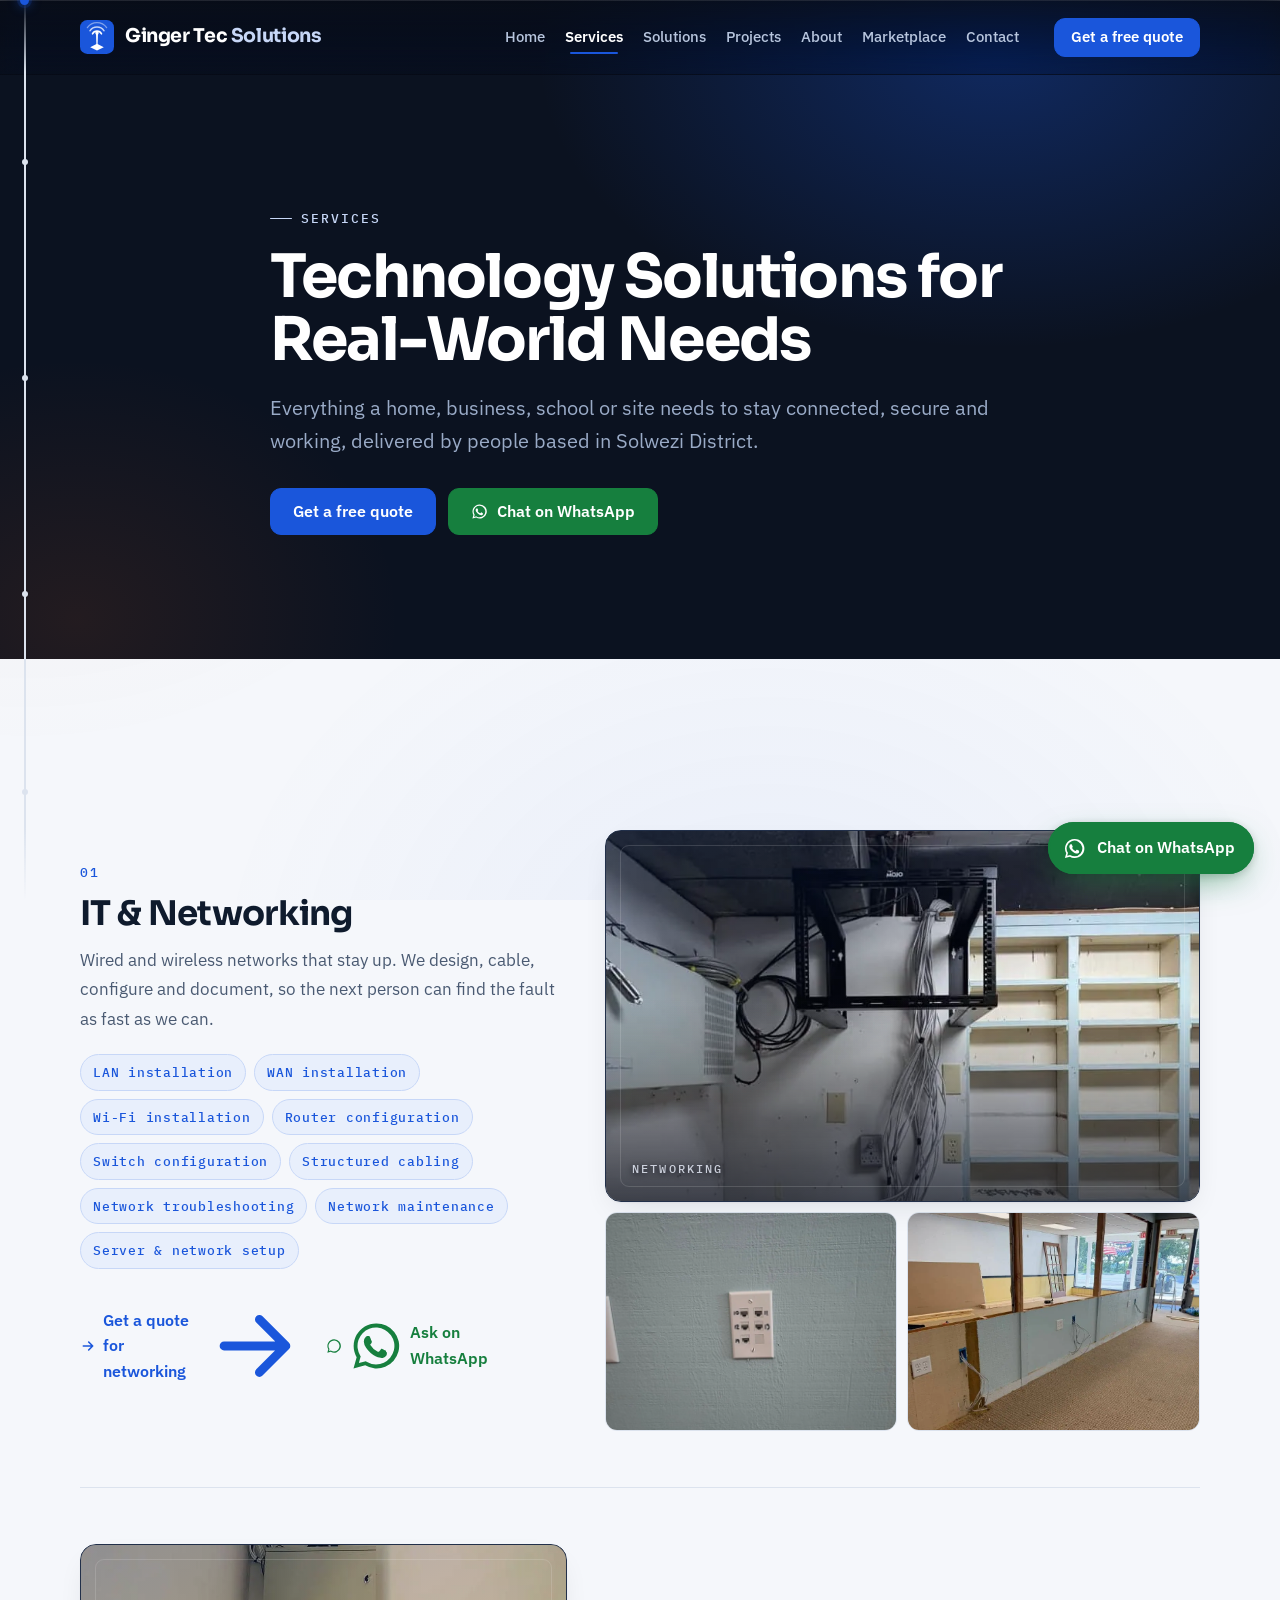
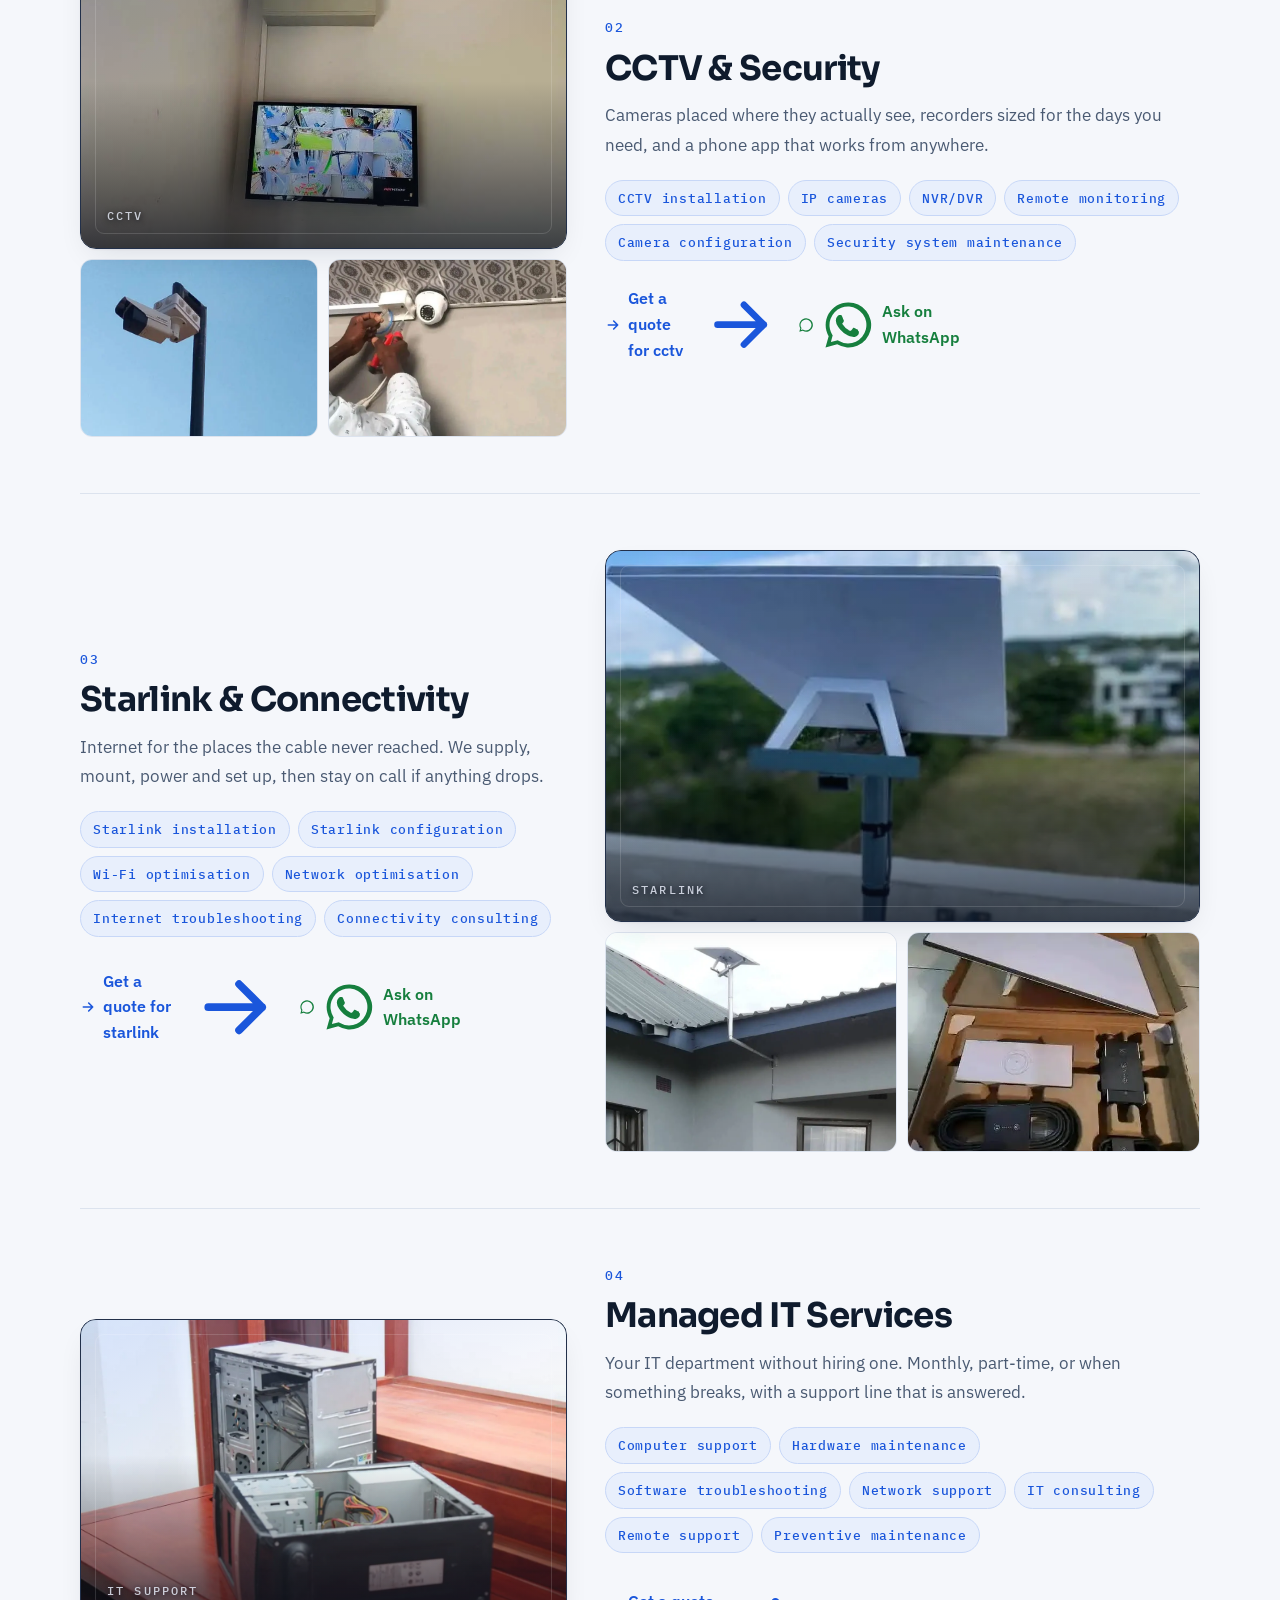
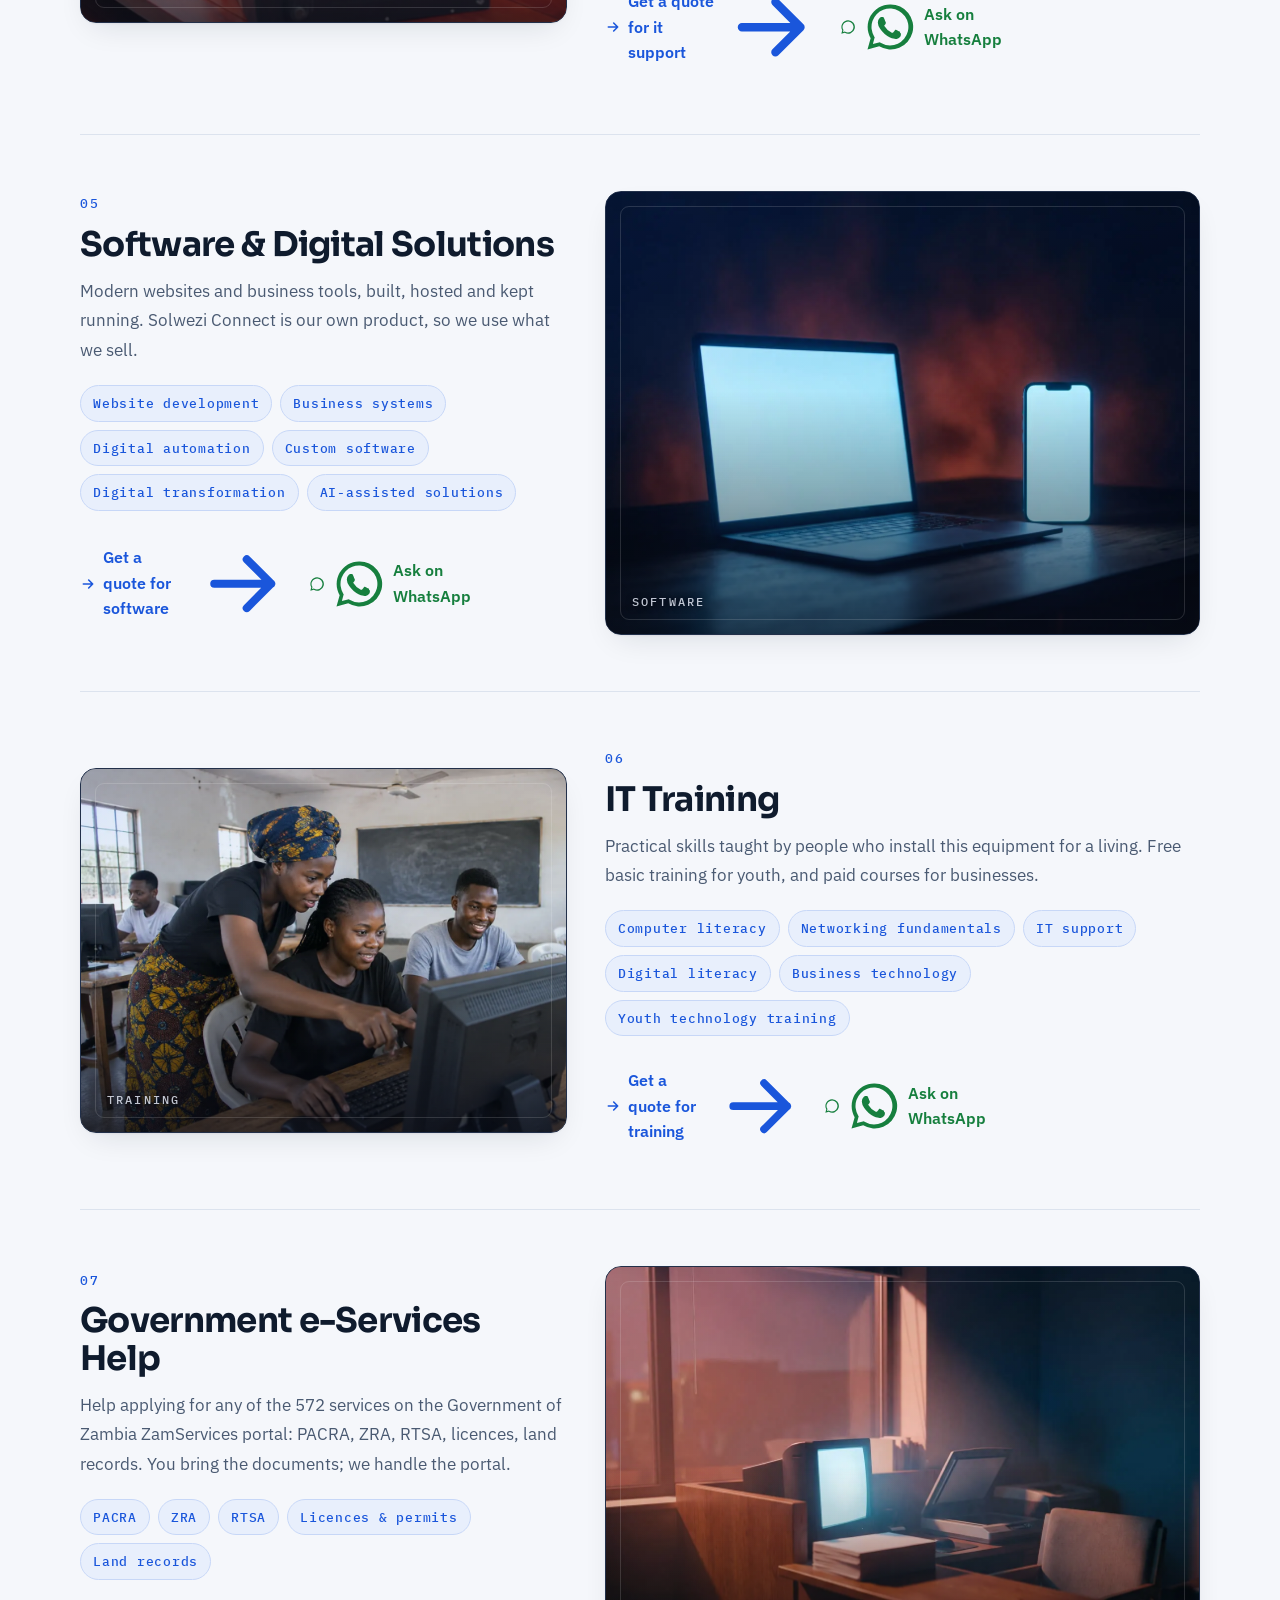
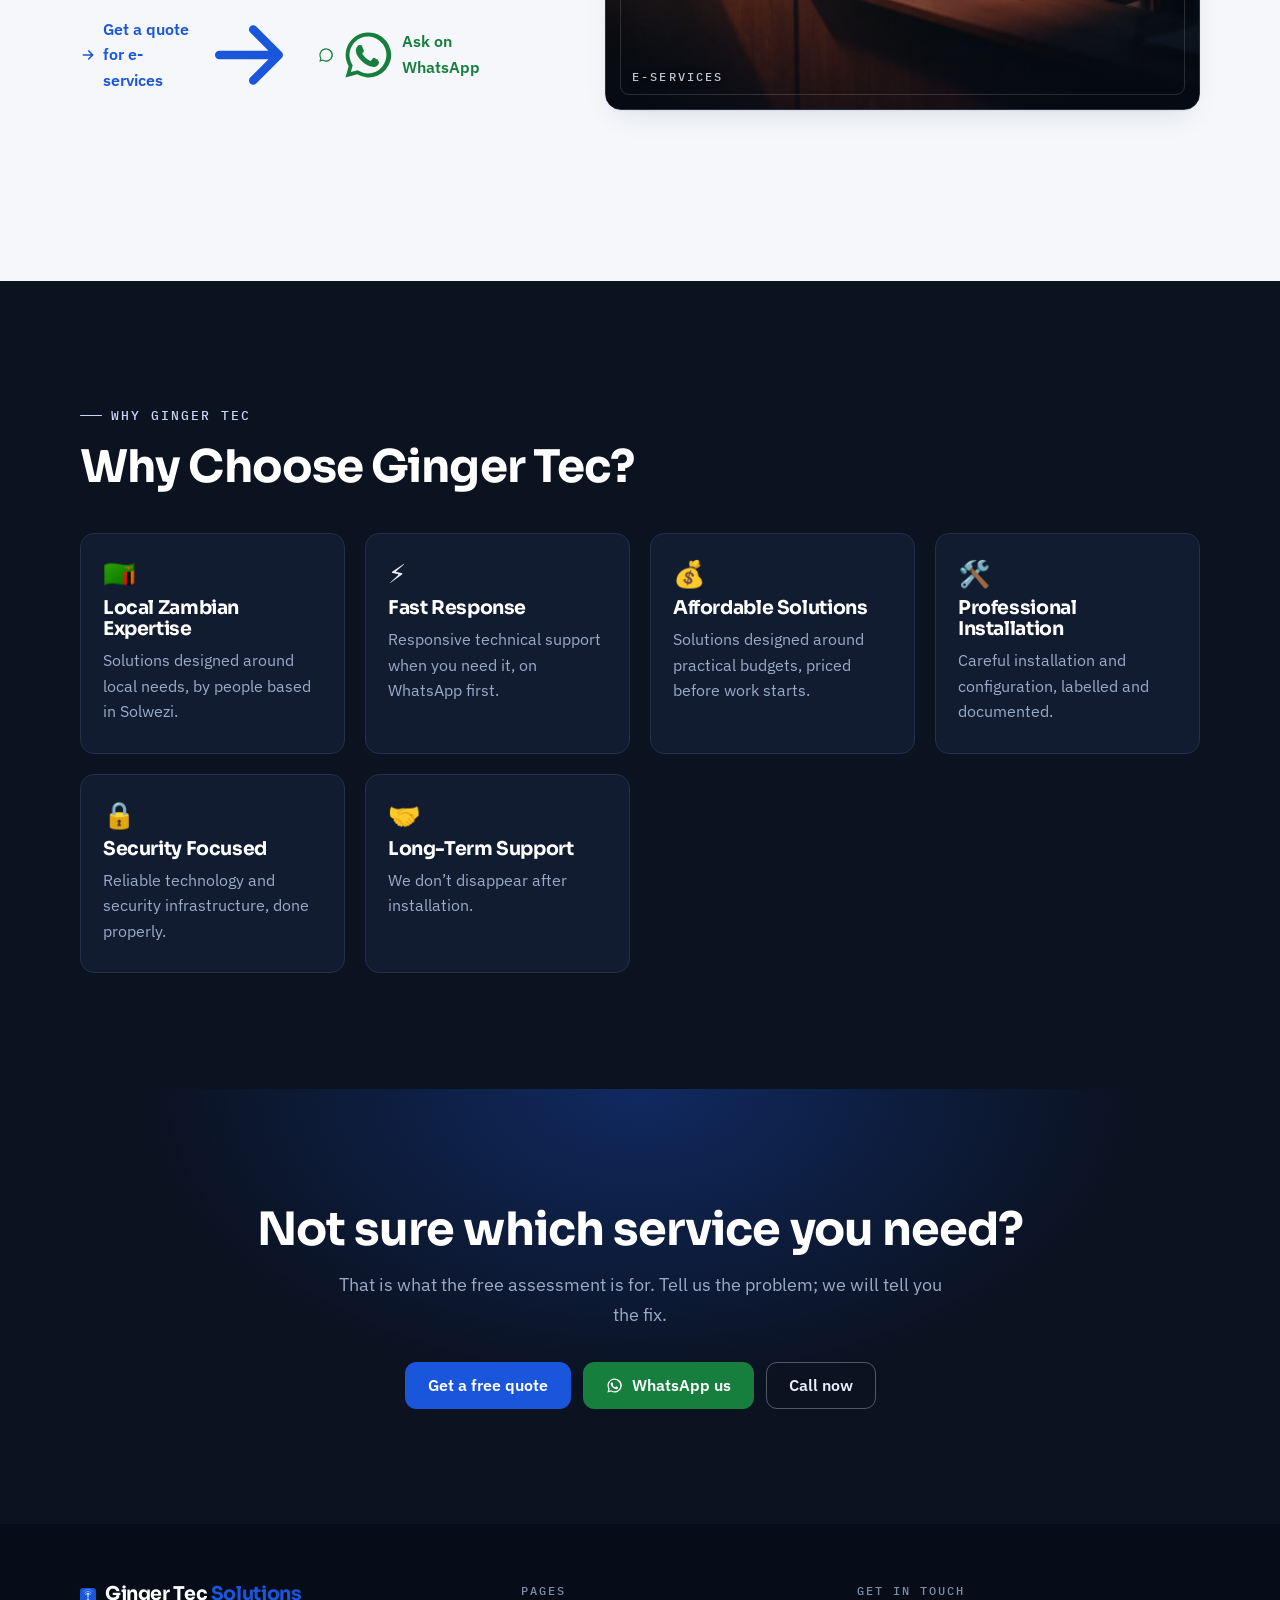
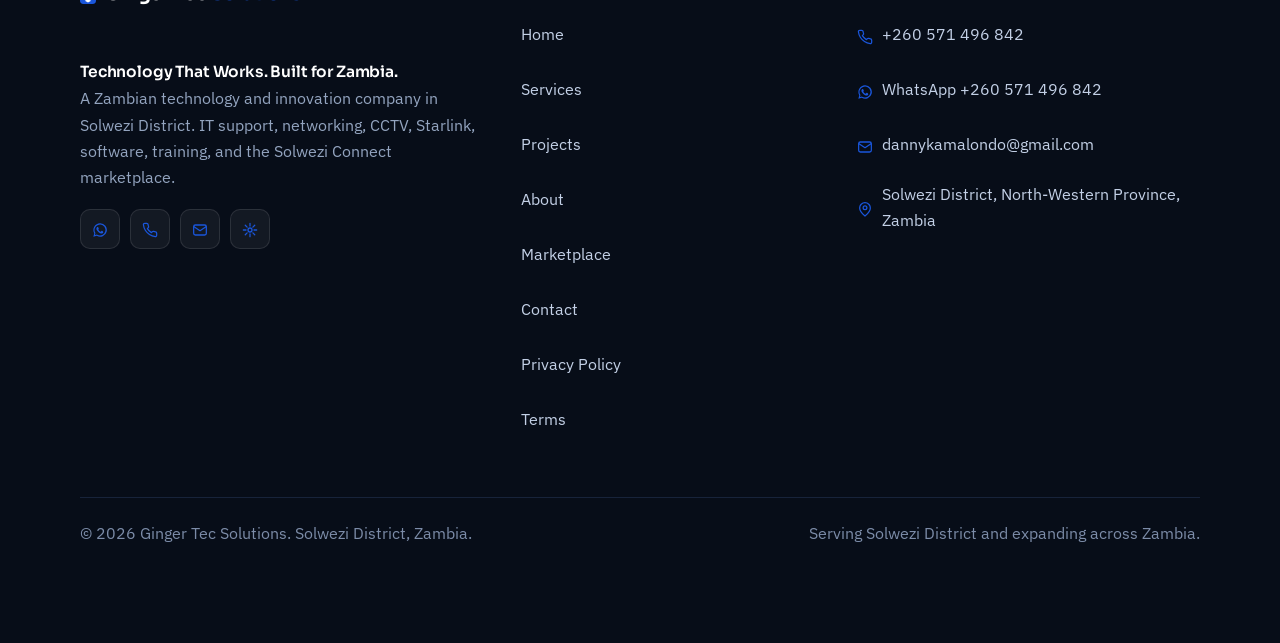
<file: services.html>
<!DOCTYPE html>
<html lang="en">
<head>
<meta charset="utf-8">
<meta name="viewport" content="width=device-width, initial-scale=1, viewport-fit=cover">
<title>IT Services in Solwezi | Networking, CCTV, Starlink & Managed IT</title>
<meta name="description" content="Network and Wi-Fi installation, CCTV, Starlink, managed IT services, software and website development, and IT training in Solwezi and across Zambia.">
<meta name="theme-color" content="#0b1220">
<link rel="canonical" href="https://gingertecsolutions.store/services.html">

<meta property="og:type" content="website">
<meta property="og:site_name" content="Ginger Tec Solutions">
<meta property="og:title" content="IT Services in Solwezi | Networking, CCTV, Starlink & Managed IT">
<meta property="og:description" content="Network and Wi-Fi installation, CCTV, Starlink, managed IT services, software and website development, and IT training in Solwezi and across Zambia.">
<meta property="og:url" content="https://gingertecsolutions.store/services.html">
<meta property="og:image" content="https://gingertecsolutions.store/assets/og.jpg">
<meta property="og:image:width" content="1200">
<meta property="og:image:height" content="630">
<meta property="og:image:alt" content="Ginger Tec Solutions. Technology That Works. Built for Zambia.">
<meta name="twitter:card" content="summary_large_image">
<meta name="twitter:title" content="IT Services in Solwezi | Networking, CCTV, Starlink & Managed IT">
<meta name="twitter:description" content="Network and Wi-Fi installation, CCTV, Starlink, managed IT services, software and website development, and IT training in Solwezi and across Zambia.">
<meta name="twitter:image" content="https://gingertecsolutions.store/assets/og.jpg">

<link rel="icon" href="data:image/svg+xml,%3Csvg%20xmlns%3D%27http%3A%2F%2Fwww.w3.org%2F2000%2Fsvg%27%20viewBox%3D%270%200%20120%20120%27%3E%3Crect%20width%3D%27120%27%20height%3D%27120%27%20rx%3D%2726%27%20fill%3D%27%231a56db%27%2F%3E%3Cg%20fill%3D%27none%27%20stroke%3D%27%23fff%27%20stroke-linecap%3D%27round%27%3E%3Cpath%20d%3D%27M32%2040a34%2034%200%200%201%2056%200%27%20stroke-width%3D%277.5%27%20opacity%3D%27.62%27%2F%3E%3Cpath%20d%3D%27M43%2052a21%2021%200%200%201%2034%200%27%20stroke-width%3D%278%27%2F%3E%3C%2Fg%3E%3Ccircle%20cx%3D%2760%27%20cy%3D%2749%27%20r%3D%277.5%27%20fill%3D%27%23fff%27%2F%3E%3Cpath%20d%3D%27M55.5%2051%20L64.5%2051%20L63%2090%20L57%2090%20Z%27%20fill%3D%27%23fff%27%2F%3E%3Cpath%20d%3D%27M60%2083%20L86%2096%20L60%20109%20L34%2096%20Z%27%20fill%3D%27%23fff%27%2F%3E%3C%2Fsvg%3E">
<link rel="preload" as="font" type="font/woff2" href="assets/fonts/sora-var.woff2" crossorigin>
<link rel="preload" as="font" type="font/woff2" href="assets/fonts/plex-sans-var.woff2" crossorigin>
<link rel="stylesheet" href="assets/site.css">
<script type="application/ld+json">
{
 "@context": "https://schema.org",
 "@graph": [
  {
   "@type": "ItemList",
   "name": "Ginger Tec Solutions services",
   "itemListElement": [
    {
     "@type": "ListItem",
     "position": 1,
     "url": "https://gingertecsolutions.store/services.html#networking",
     "name": "IT & Networking"
    },
    {
     "@type": "ListItem",
     "position": 2,
     "url": "https://gingertecsolutions.store/services.html#cctv",
     "name": "CCTV & Security"
    },
    {
     "@type": "ListItem",
     "position": 3,
     "url": "https://gingertecsolutions.store/services.html#starlink",
     "name": "Starlink & Connectivity"
    },
    {
     "@type": "ListItem",
     "position": 4,
     "url": "https://gingertecsolutions.store/services.html#managed-it",
     "name": "Managed IT Services"
    },
    {
     "@type": "ListItem",
     "position": 5,
     "url": "https://gingertecsolutions.store/services.html#software",
     "name": "Software & Digital Solutions"
    },
    {
     "@type": "ListItem",
     "position": 6,
     "url": "https://gingertecsolutions.store/services.html#training",
     "name": "IT Training"
    },
    {
     "@type": "ListItem",
     "position": 7,
     "url": "https://gingertecsolutions.store/services.html#egov",
     "name": "Government e-Services Help"
    }
   ]
  },
  {
   "@type": "BreadcrumbList",
   "itemListElement": [
    {
     "@type": "ListItem",
     "position": 1,
     "name": "Home",
     "item": "https://gingertecsolutions.store/"
    },
    {
     "@type": "ListItem",
     "position": 2,
     "name": "Services",
     "item": "https://gingertecsolutions.store/services.html"
    }
   ]
  }
 ]
}
</script>
</head>
<body data-wa="https://wa.me/260571496842">

<a class="skip" href="#main">Skip to content</a>
<div class="env" aria-hidden="true"></div>

<div class="rail" aria-hidden="true">
  <span class="rail__track"></span>
  <span class="rail__fill"></span>
  <span class="rail__node" data-at="0.18" style="top:18%"></span>
  <span class="rail__node" data-at="0.42" style="top:42%"></span>
  <span class="rail__node" data-at="0.66" style="top:66%"></span>
  <span class="rail__node" data-at="0.88" style="top:88%"></span>
  <span class="rail__dot"></span>
</div>

<div class="page">

<header class="hdr">
  <div class="shell hdr__in">
    <a class="brand" href="index.html">
      <svg class="brand__mark" viewBox="0 0 120 120" aria-hidden="true"><rect width="120" height="120" rx="26" fill="currentColor"></rect><g fill="none" stroke="#fff" stroke-linecap="round"><path d="M26 27a42 42 0 0 1 68 0" stroke-width="4.5" opacity=".45"></path><path d="M35 38a30 30 0 0 1 50 0" stroke-width="5" opacity=".75"></path><path d="M44 49a18 18 0 0 1 32 0" stroke-width="5.5"></path></g><circle cx="60" cy="46" r="6" fill="#fff"></circle><path d="M56.5 48 L63.5 48 L62 90 L58 90 Z" fill="#fff"></path><path d="M60 84 L84 96 L60 108 L36 96 Z" fill="#fff"></path></svg>
      <span class="brand__name">Ginger Tec <i>Solutions</i></span>
    </a>

    <nav class="nav" aria-label="Main">
      <a href="index.html">Home</a>
      <a href="services.html" aria-current="page">Services</a>
      <a href="solutions.html">Solutions</a>
      <a href="projects.html">Projects</a>
      <a href="about.html">About</a>
      <a href="marketplace.html">Marketplace</a>
      <a href="contact.html">Contact</a>
    </nav>

    <div class="hdr__cta">
      <a class="btn btn--wa btn--sm" href="https://wa.me/260571496842" target="_blank" rel="noopener"><svg viewBox="0 0 24 24" fill="currentColor" aria-hidden="true"><path d="M12 2a10 10 0 0 0-8.6 15L2 22l5.2-1.4A10 10 0 1 0 12 2zm0 18.2a8.2 8.2 0 0 1-4.2-1.2l-.3-.2-3.1.8.8-3-.2-.3A8.2 8.2 0 1 1 12 20.2zm4.5-6.1c-.2-.1-1.5-.7-1.7-.8s-.4-.1-.6.1-.6.8-.8 1-.3.2-.6.1a6.7 6.7 0 0 1-3.3-2.9c-.2-.4.2-.4.6-1.2a.5.5 0 0 0 0-.5c0-.1-.6-1.4-.8-1.9s-.4-.4-.6-.4h-.5a1 1 0 0 0-.7.3 2.9 2.9 0 0 0-.9 2.2 5 5 0 0 0 1 2.7 11.4 11.4 0 0 0 4.4 3.9c1.6.6 2.2.7 3 .6a2.6 2.6 0 0 0 1.7-1.2 2.1 2.1 0 0 0 .1-1.2c0-.2-.2-.3-.4-.4z"></path></svg>WhatsApp</a>
      <a class="btn btn--primary btn--sm hdr__quote" href="contact.html#assessment">Get a free quote</a>
    </div>

    <a class="hdr__call hdr__call--wa" href="https://wa.me/260571496842" target="_blank" rel="noopener" aria-label="Chat with Ginger Tec Solutions on WhatsApp"><svg viewBox="0 0 24 24" fill="currentColor" aria-hidden="true"><path d="M12 2a10 10 0 0 0-8.6 15L2 22l5.2-1.4A10 10 0 1 0 12 2zm0 18.2a8.2 8.2 0 0 1-4.2-1.2l-.3-.2-3.1.8.8-3-.2-.3A8.2 8.2 0 1 1 12 20.2zm4.5-6.1c-.2-.1-1.5-.7-1.7-.8s-.4-.1-.6.1-.6.8-.8 1-.3.2-.6.1a6.7 6.7 0 0 1-3.3-2.9c-.2-.4.2-.4.6-1.2a.5.5 0 0 0 0-.5c0-.1-.6-1.4-.8-1.9s-.4-.4-.6-.4h-.5a1 1 0 0 0-.7.3 2.9 2.9 0 0 0-.9 2.2 5 5 0 0 0 1 2.7 11.4 11.4 0 0 0 4.4 3.9c1.6.6 2.2.7 3 .6a2.6 2.6 0 0 0 1.7-1.2 2.1 2.1 0 0 0 .1-1.2c0-.2-.2-.3-.4-.4z"></path></svg></a>
    <button class="burger" type="button" aria-expanded="false" aria-controls="drawer" aria-label="Open menu"><span></span></button>
  </div>

  <div class="drawer" id="drawer">
    <div class="shell">
      <ul>
        <li><a href="index.html">Home</a></li>
        <li><a href="services.html" aria-current="page">Services</a></li>
        <li><a href="solutions.html">Solutions</a></li>
        <li><a href="projects.html">Projects</a></li>
        <li><a href="about.html">About</a></li>
        <li><a href="marketplace.html">Marketplace</a></li>
        <li><a href="contact.html">Contact</a></li>
      </ul>
      <div class="drawer__cta">
        <a class="btn btn--primary" href="contact.html#assessment">Get a free quote</a>
        <a class="btn btn--wa" href="https://wa.me/260571496842" target="_blank" rel="noopener"><svg viewBox="0 0 24 24" fill="currentColor" aria-hidden="true"><path d="M12 2a10 10 0 0 0-8.6 15L2 22l5.2-1.4A10 10 0 1 0 12 2zm0 18.2a8.2 8.2 0 0 1-4.2-1.2l-.3-.2-3.1.8.8-3-.2-.3A8.2 8.2 0 1 1 12 20.2zm4.5-6.1c-.2-.1-1.5-.7-1.7-.8s-.4-.1-.6.1-.6.8-.8 1-.3.2-.6.1a6.7 6.7 0 0 1-3.3-2.9c-.2-.4.2-.4.6-1.2a.5.5 0 0 0 0-.5c0-.1-.6-1.4-.8-1.9s-.4-.4-.6-.4h-.5a1 1 0 0 0-.7.3 2.9 2.9 0 0 0-.9 2.2 5 5 0 0 0 1 2.7 11.4 11.4 0 0 0 4.4 3.9c1.6.6 2.2.7 3 .6a2.6 2.6 0 0 0 1.7-1.2 2.1 2.1 0 0 0 .1-1.2c0-.2-.2-.3-.4-.4z"></path></svg>WhatsApp us</a>
        <a class="btn btn--ghost" href="tel:+260571496842">Call +260 571 496 842</a>
      </div>
    </div>
  </div>
</header>

<main id="main" tabindex="-1">

  <section class="phero">
    <div class="shell phero__in rv">
      <span class="kicker">Services</span>
      <h1>Technology Solutions for Real-World Needs</h1>
      <p>Everything a home, business, school or site needs to stay connected, secure and working, delivered by people based in Solwezi District.</p>
      <div class="phero__row"><a class="btn btn--primary" href="contact.html#assessment">Get a free quote</a><a class="btn btn--wa" href="https://wa.me/260571496842" target="_blank" rel="noopener"><svg viewBox="0 0 24 24" fill="currentColor" aria-hidden="true"><path d="M12 2a10 10 0 0 0-8.6 15L2 22l5.2-1.4A10 10 0 1 0 12 2zm0 18.2a8.2 8.2 0 0 1-4.2-1.2l-.3-.2-3.1.8.8-3-.2-.3A8.2 8.2 0 1 1 12 20.2zm4.5-6.1c-.2-.1-1.5-.7-1.7-.8s-.4-.1-.6.1-.6.8-.8 1-.3.2-.6.1a6.7 6.7 0 0 1-3.3-2.9c-.2-.4.2-.4.6-1.2a.5.5 0 0 0 0-.5c0-.1-.6-1.4-.8-1.9s-.4-.4-.6-.4h-.5a1 1 0 0 0-.7.3 2.9 2.9 0 0 0-.9 2.2 5 5 0 0 0 1 2.7 11.4 11.4 0 0 0 4.4 3.9c1.6.6 2.2.7 3 .6a2.6 2.6 0 0 0 1.7-1.2 2.1 2.1 0 0 0 .1-1.2c0-.2-.2-.3-.4-.4z"></path></svg>Chat on WhatsApp</a></div>
    </div>
  </section>

  <section class="sec">
    <div class="shell">
      <article class="svc rv" id="networking">
        <div>
          <span class="svc__n">01</span>
          <h2 class="h3" style="font-size:clamp(24px,3vw,34px)">IT & Networking</h2>
          <p class="lede" style="margin-top:12px">Wired and wireless networks that stay up. We design, cable, configure and document, so the next person can find the fault as fast as we can.</p>
          <ul class="svc__pts"><li>LAN installation</li><li>WAN installation</li><li>Wi-Fi installation</li><li>Router configuration</li><li>Switch configuration</li><li>Structured cabling</li><li>Network troubleshooting</li><li>Network maintenance</li><li>Server & network setup</li></ul>
          <div class="svc__act">
            <a class="svc__act-link" href="contact.html#assessment">Get a quote for networking <svg viewBox="0 0 24 24" fill="none" stroke="currentColor" stroke-width="2" stroke-linecap="round" stroke-linejoin="round" aria-hidden="true"><path d="M5 12h14M13 6l6 6-6 6"></path></svg></a>
            <a class="svc__act-link svc__act-link--wa" href="https://wa.me/260571496842?text=Hi%20Ginger%20Tec%2C%20I%20would%20like%20to%20ask%20about%20IT%20%26%20Networking" target="_blank" rel="noopener"><svg viewBox="0 0 24 24" fill="currentColor" aria-hidden="true"><path d="M12 2a10 10 0 0 0-8.6 15L2 22l5.2-1.4A10 10 0 1 0 12 2zm0 18.2a8.2 8.2 0 0 1-4.2-1.2l-.3-.2-3.1.8.8-3-.2-.3A8.2 8.2 0 1 1 12 20.2zm4.5-6.1c-.2-.1-1.5-.7-1.7-.8s-.4-.1-.6.1-.6.8-.8 1-.3.2-.6.1a6.7 6.7 0 0 1-3.3-2.9c-.2-.4.2-.4.6-1.2a.5.5 0 0 0 0-.5c0-.1-.6-1.4-.8-1.9s-.4-.4-.6-.4h-.5a1 1 0 0 0-.7.3 2.9 2.9 0 0 0-.9 2.2 5 5 0 0 0 1 2.7 11.4 11.4 0 0 0 4.4 3.9c1.6.6 2.2.7 3 .6a2.6 2.6 0 0 0 1.7-1.2 2.1 2.1 0 0 0 .1-1.2c0-.2-.2-.3-.4-.4z"></path></svg> Ask on WhatsApp</a>
          </div>
        </div>
        <div>
          <div class="svc__art" style="aspect-ratio:1.6000"><picture><source type="image/webp" srcset="assets/photos/work/network-rack.webp"><img class="svc__img" src="assets/photos/work/network-rack.jpg" alt="A wall-mounted open network rack with a bundle of grey Ethernet cables being pulled in during an installation" loading="lazy" width="768" height="480"></picture><span class="svc__cap">Networking</span></div>
          <div class="svc__gal"><picture><source type="image/webp" srcset="assets/photos/work/network-wall-plate.webp"><img src="assets/photos/work/network-wall-plate.jpg" alt="A wall plate with five numbered network ports" loading="lazy" width="1200" height="900"></picture><picture><source type="image/webp" srcset="assets/photos/work/network-office-wiring.webp"><img src="assets/photos/work/network-office-wiring.jpg" alt="Network cables pulled to new outlet boxes along a half-built office partition" loading="lazy" width="1024" height="640"></picture></div>
        </div>
      </article>
      <article class="svc rv" id="cctv">
        <div>
          <span class="svc__n">02</span>
          <h2 class="h3" style="font-size:clamp(24px,3vw,34px)">CCTV & Security</h2>
          <p class="lede" style="margin-top:12px">Cameras placed where they actually see, recorders sized for the days you need, and a phone app that works from anywhere.</p>
          <ul class="svc__pts"><li>CCTV installation</li><li>IP cameras</li><li>NVR/DVR</li><li>Remote monitoring</li><li>Camera configuration</li><li>Security system maintenance</li></ul>
          <div class="svc__act">
            <a class="svc__act-link" href="contact.html#assessment">Get a quote for cctv <svg viewBox="0 0 24 24" fill="none" stroke="currentColor" stroke-width="2" stroke-linecap="round" stroke-linejoin="round" aria-hidden="true"><path d="M5 12h14M13 6l6 6-6 6"></path></svg></a>
            <a class="svc__act-link svc__act-link--wa" href="https://wa.me/260571496842?text=Hi%20Ginger%20Tec%2C%20I%20would%20like%20to%20ask%20about%20CCTV%20%26%20Security" target="_blank" rel="noopener"><svg viewBox="0 0 24 24" fill="currentColor" aria-hidden="true"><path d="M12 2a10 10 0 0 0-8.6 15L2 22l5.2-1.4A10 10 0 1 0 12 2zm0 18.2a8.2 8.2 0 0 1-4.2-1.2l-.3-.2-3.1.8.8-3-.2-.3A8.2 8.2 0 1 1 12 20.2zm4.5-6.1c-.2-.1-1.5-.7-1.7-.8s-.4-.1-.6.1-.6.8-.8 1-.3.2-.6.1a6.7 6.7 0 0 1-3.3-2.9c-.2-.4.2-.4.6-1.2a.5.5 0 0 0 0-.5c0-.1-.6-1.4-.8-1.9s-.4-.4-.6-.4h-.5a1 1 0 0 0-.7.3 2.9 2.9 0 0 0-.9 2.2 5 5 0 0 0 1 2.7 11.4 11.4 0 0 0 4.4 3.9c1.6.6 2.2.7 3 .6a2.6 2.6 0 0 0 1.7-1.2 2.1 2.1 0 0 0 .1-1.2c0-.2-.2-.3-.4-.4z"></path></svg> Ask on WhatsApp</a>
          </div>
        </div>
        <div>
          <div class="svc__art" style="aspect-ratio:1.6000"><picture><source type="image/webp" srcset="assets/photos/work/cctv-monitor.webp"><img class="svc__img" src="assets/photos/work/cctv-monitor.jpg" alt="A wall-mounted screen showing sixteen camera views from a Hikvision recorder, with the recorder in a locked cabinet above it" loading="lazy" width="960" height="600"></picture><span class="svc__cap">CCTV</span></div>
          <div class="svc__gal"><picture><source type="image/webp" srcset="assets/photos/work/cctv-pole-camera.webp"><img src="assets/photos/work/cctv-pole-camera.jpg" alt="A bullet camera mounted at the top of a steel pole against a clear sky" loading="lazy" width="640" height="480"></picture><picture><source type="image/webp" srcset="assets/photos/work/cctv-dome-wiring.webp"><img src="assets/photos/work/cctv-dome-wiring.jpg" alt="A technician connecting the cable of a dome camera at ceiling height" loading="lazy" width="720" height="540"></picture></div>
        </div>
      </article>
      <article class="svc rv" id="starlink">
        <div>
          <span class="svc__n">03</span>
          <h2 class="h3" style="font-size:clamp(24px,3vw,34px)">Starlink & Connectivity</h2>
          <p class="lede" style="margin-top:12px">Internet for the places the cable never reached. We supply, mount, power and set up, then stay on call if anything drops.</p>
          <ul class="svc__pts"><li>Starlink installation</li><li>Starlink configuration</li><li>Wi-Fi optimisation</li><li>Network optimisation</li><li>Internet troubleshooting</li><li>Connectivity consulting</li></ul>
          <div class="svc__act">
            <a class="svc__act-link" href="contact.html#assessment">Get a quote for starlink <svg viewBox="0 0 24 24" fill="none" stroke="currentColor" stroke-width="2" stroke-linecap="round" stroke-linejoin="round" aria-hidden="true"><path d="M5 12h14M13 6l6 6-6 6"></path></svg></a>
            <a class="svc__act-link svc__act-link--wa" href="https://wa.me/260571496842?text=Hi%20Ginger%20Tec%2C%20I%20would%20like%20to%20ask%20about%20Starlink%20%26%20Connectivity" target="_blank" rel="noopener"><svg viewBox="0 0 24 24" fill="currentColor" aria-hidden="true"><path d="M12 2a10 10 0 0 0-8.6 15L2 22l5.2-1.4A10 10 0 1 0 12 2zm0 18.2a8.2 8.2 0 0 1-4.2-1.2l-.3-.2-3.1.8.8-3-.2-.3A8.2 8.2 0 1 1 12 20.2zm4.5-6.1c-.2-.1-1.5-.7-1.7-.8s-.4-.1-.6.1-.6.8-.8 1-.3.2-.6.1a6.7 6.7 0 0 1-3.3-2.9c-.2-.4.2-.4.6-1.2a.5.5 0 0 0 0-.5c0-.1-.6-1.4-.8-1.9s-.4-.4-.6-.4h-.5a1 1 0 0 0-.7.3 2.9 2.9 0 0 0-.9 2.2 5 5 0 0 0 1 2.7 11.4 11.4 0 0 0 4.4 3.9c1.6.6 2.2.7 3 .6a2.6 2.6 0 0 0 1.7-1.2 2.1 2.1 0 0 0 .1-1.2c0-.2-.2-.3-.4-.4z"></path></svg> Ask on WhatsApp</a>
          </div>
        </div>
        <div>
          <div class="svc__art" style="aspect-ratio:1.6000"><picture><source type="image/webp" srcset="assets/photos/work/starlink-rooftop.webp"><img class="svc__img" src="assets/photos/work/starlink-rooftop.jpg" alt="A Starlink dish on a pole mount at the edge of a flat roof, looking out over trees and houses" loading="lazy" width="720" height="450"></picture><span class="svc__cap">Starlink</span></div>
          <div class="svc__gal"><picture><source type="image/webp" srcset="assets/photos/work/starlink-house.webp"><img src="assets/photos/work/starlink-house.jpg" alt="A Starlink dish mounted on a pole above the roof of a house, with the cable run down the wall" loading="lazy" width="956" height="717"></picture><picture><source type="image/webp" srcset="assets/photos/work/starlink-kit.webp"><img src="assets/photos/work/starlink-kit.jpg" alt="A Starlink kit in its box: dish, router, cable and power supply" loading="lazy" width="540" height="405"></picture></div>
        </div>
      </article>
      <article class="svc rv" id="managed-it">
        <div>
          <span class="svc__n">04</span>
          <h2 class="h3" style="font-size:clamp(24px,3vw,34px)">Managed IT Services</h2>
          <p class="lede" style="margin-top:12px">Your IT department without hiring one. Monthly, part-time, or when something breaks, with a support line that is answered.</p>
          <ul class="svc__pts"><li>Computer support</li><li>Hardware maintenance</li><li>Software troubleshooting</li><li>Network support</li><li>IT consulting</li><li>Remote support</li><li>Preventive maintenance</li></ul>
          <div class="svc__act">
            <a class="svc__act-link" href="contact.html#assessment">Get a quote for it support <svg viewBox="0 0 24 24" fill="none" stroke="currentColor" stroke-width="2" stroke-linecap="round" stroke-linejoin="round" aria-hidden="true"><path d="M5 12h14M13 6l6 6-6 6"></path></svg></a>
            <a class="svc__act-link svc__act-link--wa" href="https://wa.me/260571496842?text=Hi%20Ginger%20Tec%2C%20I%20would%20like%20to%20ask%20about%20Managed%20IT%20Services" target="_blank" rel="noopener"><svg viewBox="0 0 24 24" fill="currentColor" aria-hidden="true"><path d="M12 2a10 10 0 0 0-8.6 15L2 22l5.2-1.4A10 10 0 1 0 12 2zm0 18.2a8.2 8.2 0 0 1-4.2-1.2l-.3-.2-3.1.8.8-3-.2-.3A8.2 8.2 0 1 1 12 20.2zm4.5-6.1c-.2-.1-1.5-.7-1.7-.8s-.4-.1-.6.1-.6.8-.8 1-.3.2-.6.1a6.7 6.7 0 0 1-3.3-2.9c-.2-.4.2-.4.6-1.2a.5.5 0 0 0 0-.5c0-.1-.6-1.4-.8-1.9s-.4-.4-.6-.4h-.5a1 1 0 0 0-.7.3 2.9 2.9 0 0 0-.9 2.2 5 5 0 0 0 1 2.7 11.4 11.4 0 0 0 4.4 3.9c1.6.6 2.2.7 3 .6a2.6 2.6 0 0 0 1.7-1.2 2.1 2.1 0 0 0 .1-1.2c0-.2-.2-.3-.4-.4z"></path></svg> Ask on WhatsApp</a>
          </div>
        </div>
        <div>
          <div class="svc__art" style="aspect-ratio:1.6000"><picture><source type="image/webp" srcset="assets/photos/work/pc-hardware-repair.webp"><img class="svc__img" src="assets/photos/work/pc-hardware-repair.jpg" alt="Two desktop computers opened on a bench for repair, with the power supply and drive bays visible" loading="lazy" width="1200" height="750"></picture><span class="svc__cap">IT Support</span></div>
          
        </div>
      </article>
      <article class="svc rv" id="software">
        <div>
          <span class="svc__n">05</span>
          <h2 class="h3" style="font-size:clamp(24px,3vw,34px)">Software & Digital Solutions</h2>
          <p class="lede" style="margin-top:12px">Modern websites and business tools, built, hosted and kept running. Solwezi Connect is our own product, so we use what we sell.</p>
          <ul class="svc__pts"><li>Website development</li><li>Business systems</li><li>Digital automation</li><li>Custom software</li><li>Digital transformation</li><li>AI-assisted solutions</li></ul>
          <div class="svc__act">
            <a class="svc__act-link" href="contact.html#assessment">Get a quote for software <svg viewBox="0 0 24 24" fill="none" stroke="currentColor" stroke-width="2" stroke-linecap="round" stroke-linejoin="round" aria-hidden="true"><path d="M5 12h14M13 6l6 6-6 6"></path></svg></a>
            <a class="svc__act-link svc__act-link--wa" href="https://wa.me/260571496842?text=Hi%20Ginger%20Tec%2C%20I%20would%20like%20to%20ask%20about%20Software%20%26%20Digital%20Solutions" target="_blank" rel="noopener"><svg viewBox="0 0 24 24" fill="currentColor" aria-hidden="true"><path d="M12 2a10 10 0 0 0-8.6 15L2 22l5.2-1.4A10 10 0 1 0 12 2zm0 18.2a8.2 8.2 0 0 1-4.2-1.2l-.3-.2-3.1.8.8-3-.2-.3A8.2 8.2 0 1 1 12 20.2zm4.5-6.1c-.2-.1-1.5-.7-1.7-.8s-.4-.1-.6.1-.6.8-.8 1-.3.2-.6.1a6.7 6.7 0 0 1-3.3-2.9c-.2-.4.2-.4.6-1.2a.5.5 0 0 0 0-.5c0-.1-.6-1.4-.8-1.9s-.4-.4-.6-.4h-.5a1 1 0 0 0-.7.3 2.9 2.9 0 0 0-.9 2.2 5 5 0 0 0 1 2.7 11.4 11.4 0 0 0 4.4 3.9c1.6.6 2.2.7 3 .6a2.6 2.6 0 0 0 1.7-1.2 2.1 2.1 0 0 0 .1-1.2c0-.2-.2-.3-.4-.4z"></path></svg> Ask on WhatsApp</a>
          </div>
        </div>
        <div>
          <div class="svc__art" style="aspect-ratio:1.3393"><picture><source type="image/webp" srcset="assets/svc/web.webp"><img class="svc__img" src="assets/svc/web.jpg" alt="A laptop and a phone lit up on a desk" loading="lazy" width="1200" height="896"></picture><span class="svc__cap">Software</span></div>
          
        </div>
      </article>
      <article class="svc rv" id="training">
        <div>
          <span class="svc__n">06</span>
          <h2 class="h3" style="font-size:clamp(24px,3vw,34px)">IT Training</h2>
          <p class="lede" style="margin-top:12px">Practical skills taught by people who install this equipment for a living. Free basic training for youth, and paid courses for businesses.</p>
          <ul class="svc__pts"><li>Computer literacy</li><li>Networking fundamentals</li><li>IT support</li><li>Digital literacy</li><li>Business technology</li><li>Youth technology training</li></ul>
          <div class="svc__act">
            <a class="svc__act-link" href="contact.html#assessment">Get a quote for training <svg viewBox="0 0 24 24" fill="none" stroke="currentColor" stroke-width="2" stroke-linecap="round" stroke-linejoin="round" aria-hidden="true"><path d="M5 12h14M13 6l6 6-6 6"></path></svg></a>
            <a class="svc__act-link svc__act-link--wa" href="https://wa.me/260571496842?text=Hi%20Ginger%20Tec%2C%20I%20would%20like%20to%20ask%20about%20IT%20Training" target="_blank" rel="noopener"><svg viewBox="0 0 24 24" fill="currentColor" aria-hidden="true"><path d="M12 2a10 10 0 0 0-8.6 15L2 22l5.2-1.4A10 10 0 1 0 12 2zm0 18.2a8.2 8.2 0 0 1-4.2-1.2l-.3-.2-3.1.8.8-3-.2-.3A8.2 8.2 0 1 1 12 20.2zm4.5-6.1c-.2-.1-1.5-.7-1.7-.8s-.4-.1-.6.1-.6.8-.8 1-.3.2-.6.1a6.7 6.7 0 0 1-3.3-2.9c-.2-.4.2-.4.6-1.2a.5.5 0 0 0 0-.5c0-.1-.6-1.4-.8-1.9s-.4-.4-.6-.4h-.5a1 1 0 0 0-.7.3 2.9 2.9 0 0 0-.9 2.2 5 5 0 0 0 1 2.7 11.4 11.4 0 0 0 4.4 3.9c1.6.6 2.2.7 3 .6a2.6 2.6 0 0 0 1.7-1.2 2.1 2.1 0 0 0 .1-1.2c0-.2-.2-.3-.4-.4z"></path></svg> Ask on WhatsApp</a>
          </div>
        </div>
        <div>
          <div class="svc__art" style="aspect-ratio:1.3333"><picture><source type="image/webp" srcset="assets/photos/training.webp"><img class="svc__img" src="assets/photos/training.jpg" alt="Young Zambian adults learning at desktop computers in a training room, one pointing at a classmate's screen" loading="lazy" width="1200" height="900"></picture><span class="svc__cap">Training</span></div>
          
        </div>
      </article>
      <article class="svc rv" id="egov">
        <div>
          <span class="svc__n">07</span>
          <h2 class="h3" style="font-size:clamp(24px,3vw,34px)">Government e-Services Help</h2>
          <p class="lede" style="margin-top:12px">Help applying for any of the 572 services on the Government of Zambia ZamServices portal: PACRA, ZRA, RTSA, licences, land records. You bring the documents; we handle the portal.</p>
          <ul class="svc__pts"><li>PACRA</li><li>ZRA</li><li>RTSA</li><li>Licences & permits</li><li>Land records</li></ul>
          <div class="svc__act">
            <a class="svc__act-link" href="contact.html#assessment">Get a quote for e-services <svg viewBox="0 0 24 24" fill="none" stroke="currentColor" stroke-width="2" stroke-linecap="round" stroke-linejoin="round" aria-hidden="true"><path d="M5 12h14M13 6l6 6-6 6"></path></svg></a>
            <a class="svc__act-link svc__act-link--wa" href="https://wa.me/260571496842?text=Hi%20Ginger%20Tec%2C%20I%20would%20like%20to%20ask%20about%20Government%20e-Services%20Help" target="_blank" rel="noopener"><svg viewBox="0 0 24 24" fill="currentColor" aria-hidden="true"><path d="M12 2a10 10 0 0 0-8.6 15L2 22l5.2-1.4A10 10 0 1 0 12 2zm0 18.2a8.2 8.2 0 0 1-4.2-1.2l-.3-.2-3.1.8.8-3-.2-.3A8.2 8.2 0 1 1 12 20.2zm4.5-6.1c-.2-.1-1.5-.7-1.7-.8s-.4-.1-.6.1-.6.8-.8 1-.3.2-.6.1a6.7 6.7 0 0 1-3.3-2.9c-.2-.4.2-.4.6-1.2a.5.5 0 0 0 0-.5c0-.1-.6-1.4-.8-1.9s-.4-.4-.6-.4h-.5a1 1 0 0 0-.7.3 2.9 2.9 0 0 0-.9 2.2 5 5 0 0 0 1 2.7 11.4 11.4 0 0 0 4.4 3.9c1.6.6 2.2.7 3 .6a2.6 2.6 0 0 0 1.7-1.2 2.1 2.1 0 0 0 .1-1.2c0-.2-.2-.3-.4-.4z"></path></svg> Ask on WhatsApp</a>
          </div>
        </div>
        <div>
          <div class="svc__art" style="aspect-ratio:1.3393"><picture><source type="image/webp" srcset="assets/svc/egov.webp"><img class="svc__img" src="assets/svc/egov.jpg" alt="A laptop open on a government services portal" loading="lazy" width="1200" height="896"></picture><span class="svc__cap">e-Services</span></div>
          
        </div>
      </article>
    </div>
  </section>

  <section class="sec sec--deep">
    <div class="shell">
      <div class="sec__head rv"><span class="kicker">Why Ginger Tec</span><h2 class="h2">Why Choose Ginger Tec?</h2></div>
      
      <div class="why stag">
        <div class="why__item"><span class="why__e" aria-hidden="true">🇿🇲</span><h3>Local Zambian Expertise</h3><p>Solutions designed around local needs, by people based in Solwezi.</p></div>
        <div class="why__item"><span class="why__e" aria-hidden="true">⚡</span><h3>Fast Response</h3><p>Responsive technical support when you need it, on WhatsApp first.</p></div>
        <div class="why__item"><span class="why__e" aria-hidden="true">💰</span><h3>Affordable Solutions</h3><p>Solutions designed around practical budgets, priced before work starts.</p></div>
        <div class="why__item"><span class="why__e" aria-hidden="true">🛠️</span><h3>Professional Installation</h3><p>Careful installation and configuration, labelled and documented.</p></div>
        <div class="why__item"><span class="why__e" aria-hidden="true">🔒</span><h3>Security Focused</h3><p>Reliable technology and security infrastructure, done properly.</p></div>
        <div class="why__item"><span class="why__e" aria-hidden="true">🤝</span><h3>Long-Term Support</h3><p>We don’t disappear after installation.</p></div>
      </div>
    </div>
  </section>

  
  <section class="sec cta">
    <div class="shell cta__in rv">
      <h2>Not sure which service you need?</h2>
      <p>That is what the free assessment is for. Tell us the problem; we will tell you the fix.</p>
      <div class="cta__row">
        <a class="btn btn--primary" href="contact.html#assessment">Get a free quote</a>
        <a class="btn btn--wa" href="https://wa.me/260571496842" target="_blank" rel="noopener"><svg viewBox="0 0 24 24" fill="currentColor" aria-hidden="true"><path d="M12 2a10 10 0 0 0-8.6 15L2 22l5.2-1.4A10 10 0 1 0 12 2zm0 18.2a8.2 8.2 0 0 1-4.2-1.2l-.3-.2-3.1.8.8-3-.2-.3A8.2 8.2 0 1 1 12 20.2zm4.5-6.1c-.2-.1-1.5-.7-1.7-.8s-.4-.1-.6.1-.6.8-.8 1-.3.2-.6.1a6.7 6.7 0 0 1-3.3-2.9c-.2-.4.2-.4.6-1.2a.5.5 0 0 0 0-.5c0-.1-.6-1.4-.8-1.9s-.4-.4-.6-.4h-.5a1 1 0 0 0-.7.3 2.9 2.9 0 0 0-.9 2.2 5 5 0 0 0 1 2.7 11.4 11.4 0 0 0 4.4 3.9c1.6.6 2.2.7 3 .6a2.6 2.6 0 0 0 1.7-1.2 2.1 2.1 0 0 0 .1-1.2c0-.2-.2-.3-.4-.4z"></path></svg>WhatsApp us</a>
        <a class="btn btn--onDeep" href="tel:+260571496842">Call now</a>
      </div>
    </div>
  </section>

</main>

<footer class="ftr">
  <div class="shell">
    <div class="ftr__grid">
      <div>
        <a class="ftr__brand" href="index.html">
          <svg class="brand__mark" viewBox="0 0 120 120" aria-hidden="true"><rect width="120" height="120" rx="26" fill="currentColor"></rect><g fill="none" stroke="#fff" stroke-linecap="round"><path d="M26 27a42 42 0 0 1 68 0" stroke-width="4.5" opacity=".45"></path><path d="M35 38a30 30 0 0 1 50 0" stroke-width="5" opacity=".75"></path><path d="M44 49a18 18 0 0 1 32 0" stroke-width="5.5"></path></g><circle cx="60" cy="46" r="6" fill="#fff"></circle><path d="M56.5 48 L63.5 48 L62 90 L58 90 Z" fill="#fff"></path><path d="M60 84 L84 96 L60 108 L36 96 Z" fill="#fff"></path></svg>
          <span class="brand__name">Ginger Tec <i>Solutions</i></span>
        </a>
        <p class="ftr__tag">Technology That Works. Built for Zambia.</p>
        <p>A Zambian technology and innovation company in Solwezi District. IT support, networking, CCTV, Starlink, software, training, and the Solwezi Connect marketplace.</p>
        <div class="ftr__social" aria-label="Contact channels and social media">
          <a href="https://wa.me/260571496842" target="_blank" rel="noopener" aria-label="WhatsApp"><svg viewBox="0 0 24 24" fill="currentColor" aria-hidden="true"><path d="M12 2a10 10 0 0 0-8.6 15L2 22l5.2-1.4A10 10 0 1 0 12 2zm0 18.2a8.2 8.2 0 0 1-4.2-1.2l-.3-.2-3.1.8.8-3-.2-.3A8.2 8.2 0 1 1 12 20.2zm4.5-6.1c-.2-.1-1.5-.7-1.7-.8s-.4-.1-.6.1-.6.8-.8 1-.3.2-.6.1a6.7 6.7 0 0 1-3.3-2.9c-.2-.4.2-.4.6-1.2a.5.5 0 0 0 0-.5c0-.1-.6-1.4-.8-1.9s-.4-.4-.6-.4h-.5a1 1 0 0 0-.7.3 2.9 2.9 0 0 0-.9 2.2 5 5 0 0 0 1 2.7 11.4 11.4 0 0 0 4.4 3.9c1.6.6 2.2.7 3 .6a2.6 2.6 0 0 0 1.7-1.2 2.1 2.1 0 0 0 .1-1.2c0-.2-.2-.3-.4-.4z"></path></svg></a>
          <a href="tel:+260571496842" aria-label="Phone"><svg viewBox="0 0 24 24" fill="none" stroke="currentColor" stroke-width="1.9" stroke-linecap="round" stroke-linejoin="round" aria-hidden="true"><path d="M22 16.9v3a2 2 0 0 1-2.2 2 19.8 19.8 0 0 1-8.6-3.1 19.5 19.5 0 0 1-6-6A19.8 19.8 0 0 1 2.1 4.2 2 2 0 0 1 4.1 2h3a2 2 0 0 1 2 1.7c.1 1 .4 1.9.7 2.8a2 2 0 0 1-.5 2.1L8.1 9.9a16 16 0 0 0 6 6l1.3-1.2a2 2 0 0 1 2.1-.5c.9.3 1.8.6 2.8.7a2 2 0 0 1 1.7 2z"></path></svg></a>
          <a href="mailto:dannykamalondo@gmail.com" aria-label="Email"><svg viewBox="0 0 24 24" fill="none" stroke="currentColor" stroke-width="1.9" stroke-linecap="round" stroke-linejoin="round" aria-hidden="true"><rect x="2.5" y="4.5" width="19" height="15" rx="2.5"></rect><path d="M3 7l9 6 9-6"></path></svg></a>
          <a href="https://connect.gingertecsolutions.store" aria-label="Solwezi Connect"><svg viewBox="0 0 24 24" fill="none" stroke="currentColor" stroke-width="1.9" stroke-linecap="round" aria-hidden="true"><circle cx="12" cy="12" r="3"></circle><path d="M12 2v4M12 18v4M2 12h4M18 12h4M4.9 4.9l2.8 2.8M16.3 16.3l2.8 2.8M19.1 4.9l-2.8 2.8M7.7 16.3l-2.8 2.8"></path></svg></a>
          
        </div>
      </div>

      <div>
        <h3>Pages</h3>
        <ul>
          <li><a href="index.html">Home</a></li>
          <li><a href="services.html">Services</a></li>
          <li><a href="projects.html">Projects</a></li>
          <li><a href="about.html">About</a></li>
          <li><a href="marketplace.html">Marketplace</a></li>
          <li><a href="contact.html">Contact</a></li>
          <li><a href="privacy.html">Privacy Policy</a></li>
          <li><a href="terms.html">Terms</a></li>
        </ul>
      </div>

      <div>
        <h3>Get in touch</h3>
        <ul>
          <li><a href="tel:+260571496842"><svg viewBox="0 0 24 24" fill="none" stroke="currentColor" stroke-width="1.9" stroke-linecap="round" stroke-linejoin="round" aria-hidden="true"><path d="M22 16.9v3a2 2 0 0 1-2.2 2 19.8 19.8 0 0 1-8.6-3.1 19.5 19.5 0 0 1-6-6A19.8 19.8 0 0 1 2.1 4.2 2 2 0 0 1 4.1 2h3a2 2 0 0 1 2 1.7c.1 1 .4 1.9.7 2.8a2 2 0 0 1-.5 2.1L8.1 9.9a16 16 0 0 0 6 6l1.3-1.2a2 2 0 0 1 2.1-.5c.9.3 1.8.6 2.8.7a2 2 0 0 1 1.7 2z"></path></svg>+260 571 496 842</a></li>
          <li><a href="https://wa.me/260571496842" target="_blank" rel="noopener"><svg viewBox="0 0 24 24" fill="currentColor" aria-hidden="true"><path d="M12 2a10 10 0 0 0-8.6 15L2 22l5.2-1.4A10 10 0 1 0 12 2zm0 18.2a8.2 8.2 0 0 1-4.2-1.2l-.3-.2-3.1.8.8-3-.2-.3A8.2 8.2 0 1 1 12 20.2zm4.5-6.1c-.2-.1-1.5-.7-1.7-.8s-.4-.1-.6.1-.6.8-.8 1-.3.2-.6.1a6.7 6.7 0 0 1-3.3-2.9c-.2-.4.2-.4.6-1.2a.5.5 0 0 0 0-.5c0-.1-.6-1.4-.8-1.9s-.4-.4-.6-.4h-.5a1 1 0 0 0-.7.3 2.9 2.9 0 0 0-.9 2.2 5 5 0 0 0 1 2.7 11.4 11.4 0 0 0 4.4 3.9c1.6.6 2.2.7 3 .6a2.6 2.6 0 0 0 1.7-1.2 2.1 2.1 0 0 0 .1-1.2c0-.2-.2-.3-.4-.4z"></path></svg>WhatsApp +260 571 496 842</a></li>
          <li><a href="mailto:dannykamalondo@gmail.com"><svg viewBox="0 0 24 24" fill="none" stroke="currentColor" stroke-width="1.9" stroke-linecap="round" stroke-linejoin="round" aria-hidden="true"><rect x="2.5" y="4.5" width="19" height="15" rx="2.5"></rect><path d="M3 7l9 6 9-6"></path></svg>dannykamalondo@gmail.com</a></li>
          <li><a href="contact.html"><svg viewBox="0 0 24 24" fill="none" stroke="currentColor" stroke-width="1.9" stroke-linecap="round" stroke-linejoin="round" aria-hidden="true"><path d="M20 10.5c0 5.5-8 12-8 12s-8-6.5-8-12a8 8 0 0 1 16 0z"></path><circle cx="12" cy="10.2" r="2.8"></circle></svg>Solwezi District, North-Western Province, Zambia</a></li>
        </ul>
      </div>
    </div>

    <div class="ftr__base">
      <p>&copy; <span data-year>2026</span> Ginger Tec Solutions. Solwezi District, Zambia.</p>
      <p>Serving Solwezi District and expanding across Zambia.</p>
    </div>
  </div>
</footer>

<a class="float" href="https://wa.me/260571496842" target="_blank" rel="noopener" aria-label="Chat with us on WhatsApp">
  <svg viewBox="0 0 24 24" fill="currentColor" aria-hidden="true"><path d="M12 2a10 10 0 0 0-8.6 15L2 22l5.2-1.4A10 10 0 1 0 12 2zm0 18.2a8.2 8.2 0 0 1-4.2-1.2l-.3-.2-3.1.8.8-3-.2-.3A8.2 8.2 0 1 1 12 20.2zm4.5-6.1c-.2-.1-1.5-.7-1.7-.8s-.4-.1-.6.1-.6.8-.8 1-.3.2-.6.1a6.7 6.7 0 0 1-3.3-2.9c-.2-.4.2-.4.6-1.2a.5.5 0 0 0 0-.5c0-.1-.6-1.4-.8-1.9s-.4-.4-.6-.4h-.5a1 1 0 0 0-.7.3 2.9 2.9 0 0 0-.9 2.2 5 5 0 0 0 1 2.7 11.4 11.4 0 0 0 4.4 3.9c1.6.6 2.2.7 3 .6a2.6 2.6 0 0 0 1.7-1.2 2.1 2.1 0 0 0 .1-1.2c0-.2-.2-.3-.4-.4z"></path></svg>
  <span class="float__label">Chat on WhatsApp</span>
</a>

</div><!-- /.page -->

<script src="assets/site.js"></script>
</body>
</html>
</file>
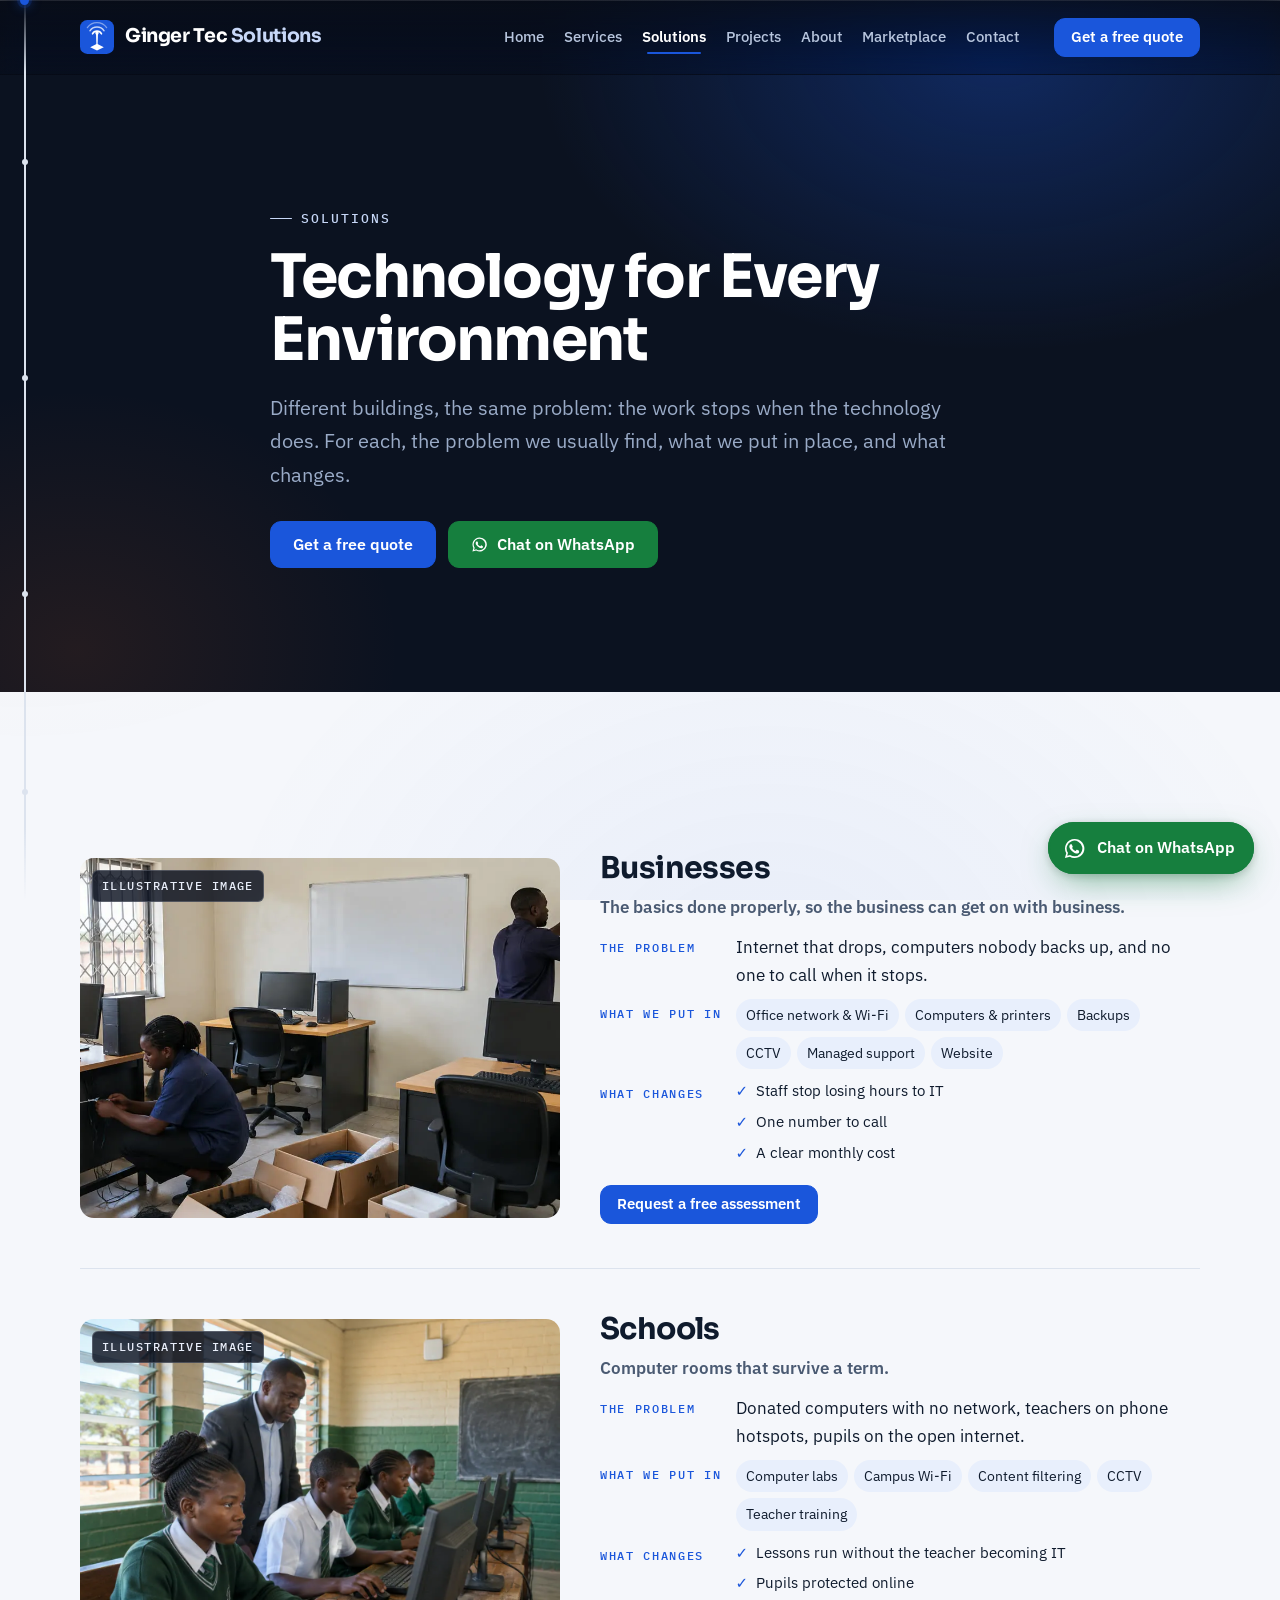
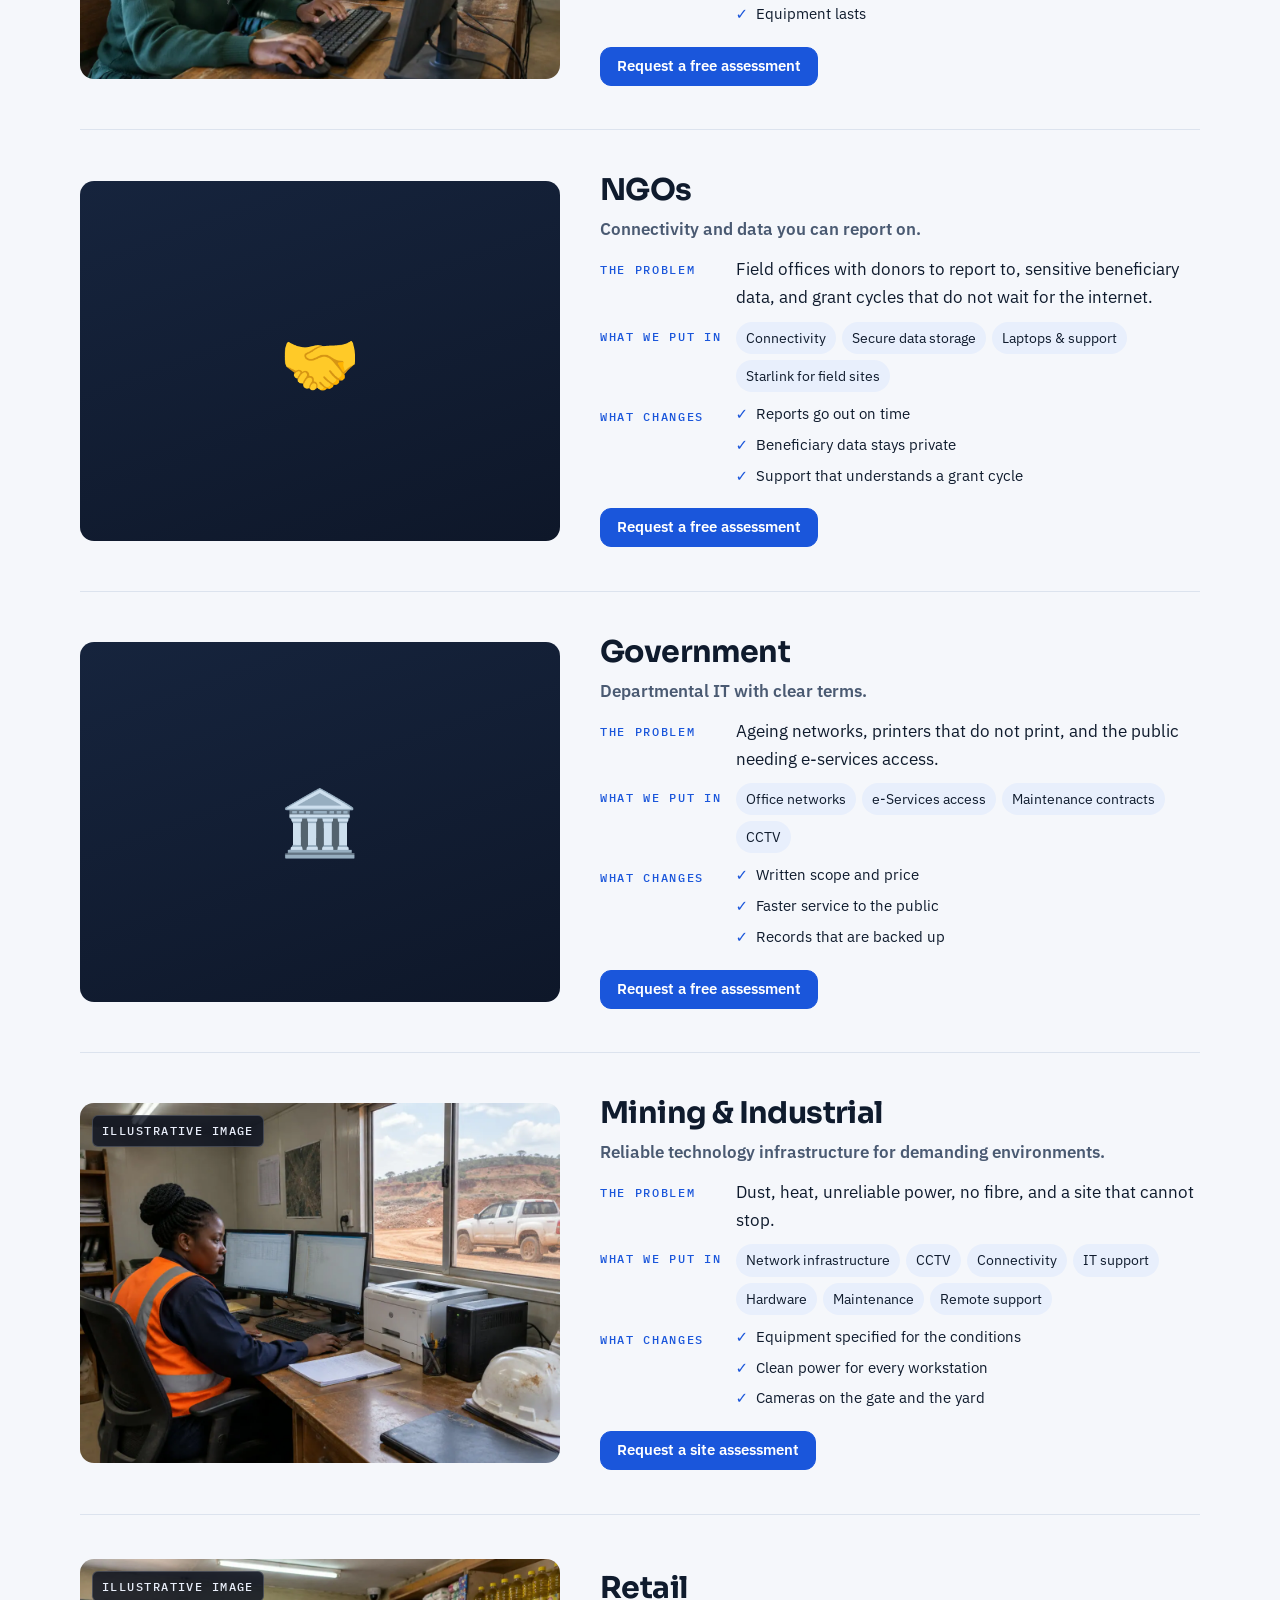
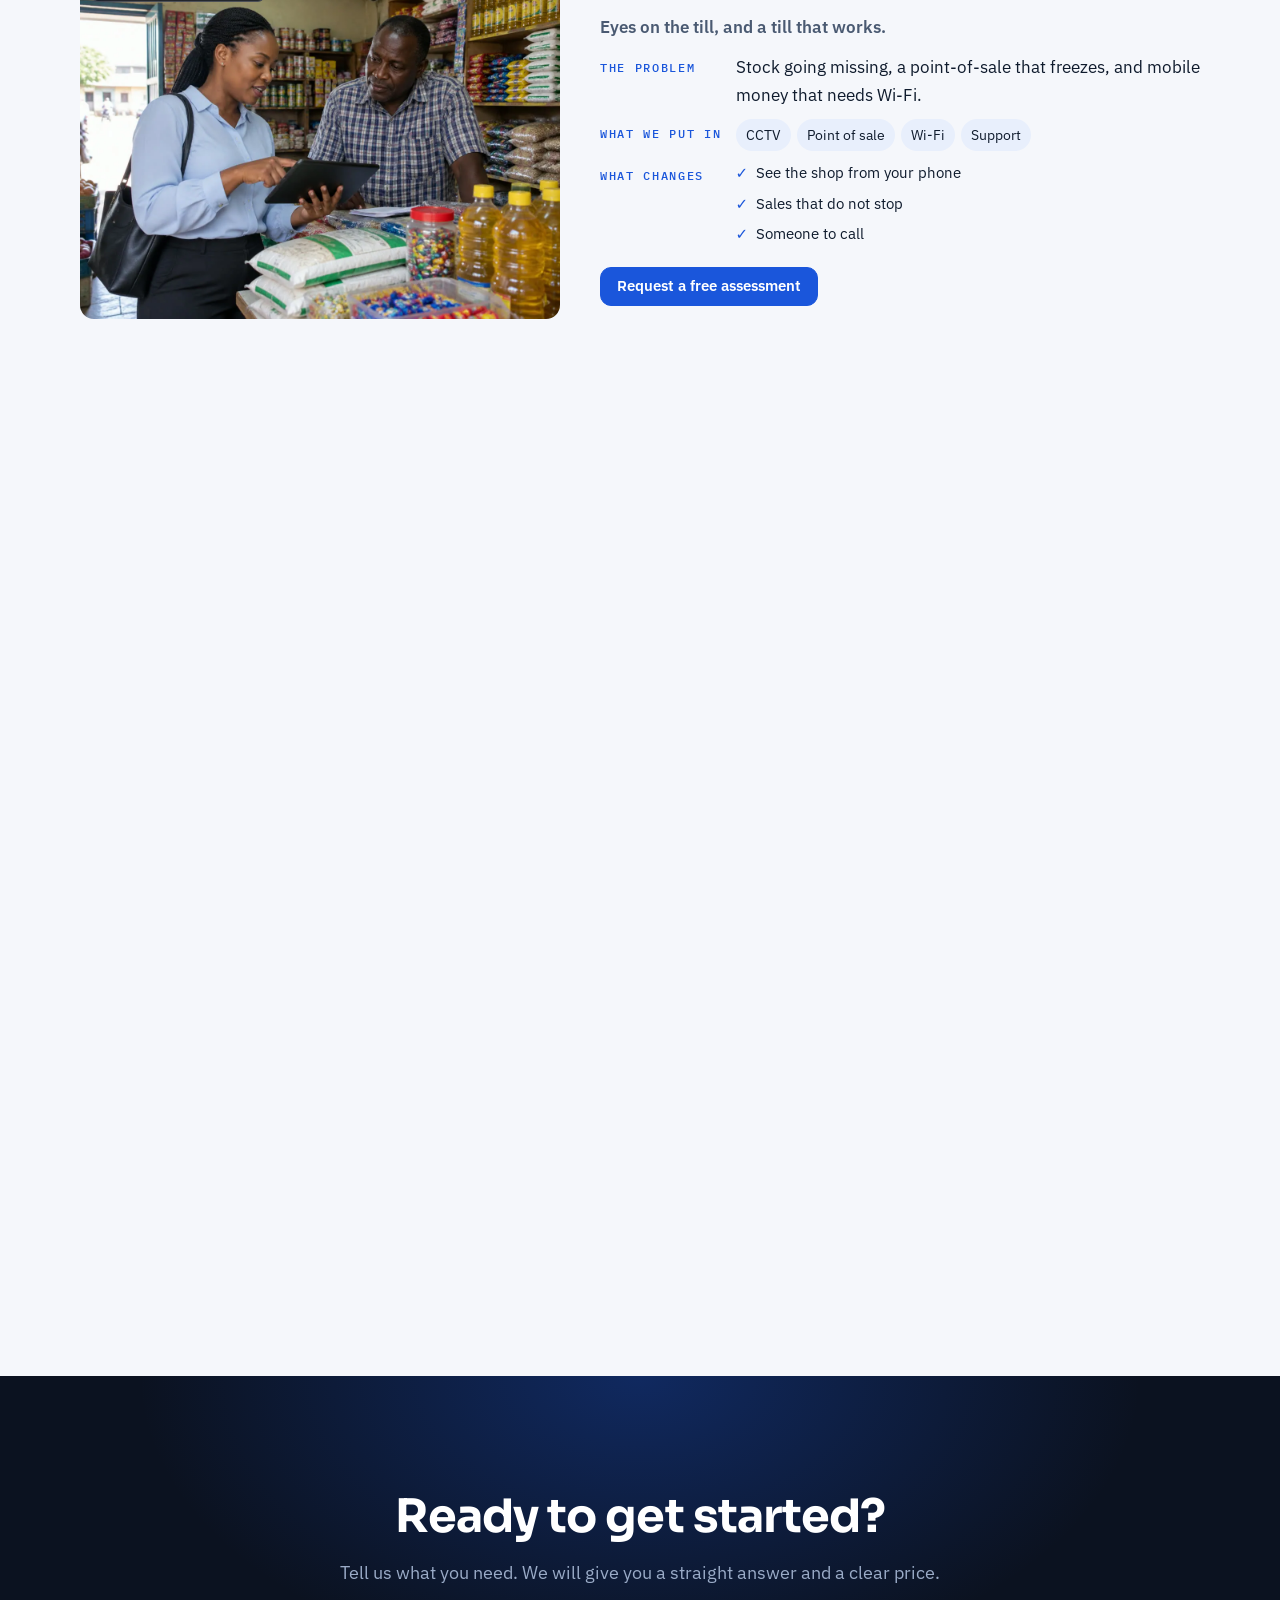
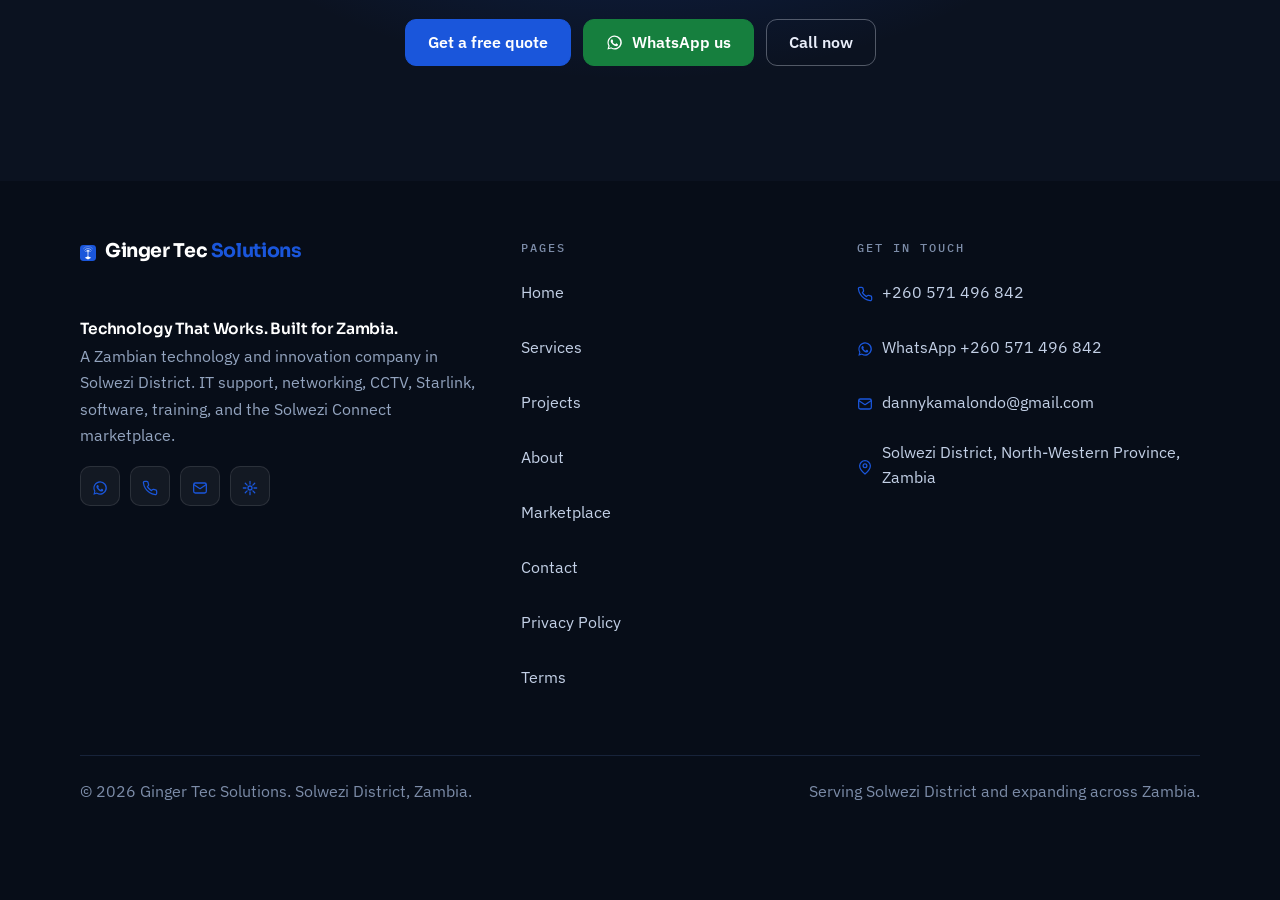
<file: solutions.html>
<!DOCTYPE html>
<html lang="en">
<head>
<meta charset="utf-8">
<meta name="viewport" content="width=device-width, initial-scale=1, viewport-fit=cover">
<title>Solutions by Industry | Ginger Tec Solutions, Solwezi</title>
<meta name="description" content="Technology for businesses, schools, NGOs, government, mining, retail, homes and communities in Solwezi: the problem, what we put in, and what changes.">
<meta name="theme-color" content="#0b1220">
<link rel="canonical" href="https://gingertecsolutions.store/solutions.html">

<meta property="og:type" content="website">
<meta property="og:site_name" content="Ginger Tec Solutions">
<meta property="og:title" content="Solutions by Industry | Ginger Tec Solutions, Solwezi">
<meta property="og:description" content="Technology for businesses, schools, NGOs, government, mining, retail, homes and communities in Solwezi: the problem, what we put in, and what changes.">
<meta property="og:url" content="https://gingertecsolutions.store/solutions.html">
<meta property="og:image" content="https://gingertecsolutions.store/assets/og.jpg">
<meta property="og:image:width" content="1200">
<meta property="og:image:height" content="630">
<meta property="og:image:alt" content="Ginger Tec Solutions. Technology That Works. Built for Zambia.">
<meta name="twitter:card" content="summary_large_image">
<meta name="twitter:title" content="Solutions by Industry | Ginger Tec Solutions, Solwezi">
<meta name="twitter:description" content="Technology for businesses, schools, NGOs, government, mining, retail, homes and communities in Solwezi: the problem, what we put in, and what changes.">
<meta name="twitter:image" content="https://gingertecsolutions.store/assets/og.jpg">

<link rel="icon" href="data:image/svg+xml,%3Csvg%20xmlns%3D%27http%3A%2F%2Fwww.w3.org%2F2000%2Fsvg%27%20viewBox%3D%270%200%20120%20120%27%3E%3Crect%20width%3D%27120%27%20height%3D%27120%27%20rx%3D%2726%27%20fill%3D%27%231a56db%27%2F%3E%3Cg%20fill%3D%27none%27%20stroke%3D%27%23fff%27%20stroke-linecap%3D%27round%27%3E%3Cpath%20d%3D%27M32%2040a34%2034%200%200%201%2056%200%27%20stroke-width%3D%277.5%27%20opacity%3D%27.62%27%2F%3E%3Cpath%20d%3D%27M43%2052a21%2021%200%200%201%2034%200%27%20stroke-width%3D%278%27%2F%3E%3C%2Fg%3E%3Ccircle%20cx%3D%2760%27%20cy%3D%2749%27%20r%3D%277.5%27%20fill%3D%27%23fff%27%2F%3E%3Cpath%20d%3D%27M55.5%2051%20L64.5%2051%20L63%2090%20L57%2090%20Z%27%20fill%3D%27%23fff%27%2F%3E%3Cpath%20d%3D%27M60%2083%20L86%2096%20L60%20109%20L34%2096%20Z%27%20fill%3D%27%23fff%27%2F%3E%3C%2Fsvg%3E">
<link rel="preload" as="font" type="font/woff2" href="assets/fonts/sora-var.woff2" crossorigin>
<link rel="preload" as="font" type="font/woff2" href="assets/fonts/plex-sans-var.woff2" crossorigin>
<link rel="stylesheet" href="assets/site.css">
<script type="application/ld+json">
{
 "@context": "https://schema.org",
 "@graph": [
  {
   "@type": "BreadcrumbList",
   "itemListElement": [
    {
     "@type": "ListItem",
     "position": 1,
     "name": "Home",
     "item": "https://gingertecsolutions.store/"
    },
    {
     "@type": "ListItem",
     "position": 2,
     "name": "Solutions",
     "item": "https://gingertecsolutions.store/solutions.html"
    }
   ]
  }
 ]
}
</script>
</head>
<body data-wa="https://wa.me/260571496842">

<a class="skip" href="#main">Skip to content</a>
<div class="env" aria-hidden="true"></div>

<div class="rail" aria-hidden="true">
  <span class="rail__track"></span>
  <span class="rail__fill"></span>
  <span class="rail__node" data-at="0.18" style="top:18%"></span>
  <span class="rail__node" data-at="0.42" style="top:42%"></span>
  <span class="rail__node" data-at="0.66" style="top:66%"></span>
  <span class="rail__node" data-at="0.88" style="top:88%"></span>
  <span class="rail__dot"></span>
</div>

<div class="page">

<header class="hdr">
  <div class="shell hdr__in">
    <a class="brand" href="index.html">
      <svg class="brand__mark" viewBox="0 0 120 120" aria-hidden="true"><rect width="120" height="120" rx="26" fill="currentColor"></rect><g fill="none" stroke="#fff" stroke-linecap="round"><path d="M26 27a42 42 0 0 1 68 0" stroke-width="4.5" opacity=".45"></path><path d="M35 38a30 30 0 0 1 50 0" stroke-width="5" opacity=".75"></path><path d="M44 49a18 18 0 0 1 32 0" stroke-width="5.5"></path></g><circle cx="60" cy="46" r="6" fill="#fff"></circle><path d="M56.5 48 L63.5 48 L62 90 L58 90 Z" fill="#fff"></path><path d="M60 84 L84 96 L60 108 L36 96 Z" fill="#fff"></path></svg>
      <span class="brand__name">Ginger Tec <i>Solutions</i></span>
    </a>

    <nav class="nav" aria-label="Main">
      <a href="index.html">Home</a>
      <a href="services.html">Services</a>
      <a href="solutions.html" aria-current="page">Solutions</a>
      <a href="projects.html">Projects</a>
      <a href="about.html">About</a>
      <a href="marketplace.html">Marketplace</a>
      <a href="contact.html">Contact</a>
    </nav>

    <div class="hdr__cta">
      <a class="btn btn--wa btn--sm" href="https://wa.me/260571496842" target="_blank" rel="noopener"><svg viewBox="0 0 24 24" fill="currentColor" aria-hidden="true"><path d="M12 2a10 10 0 0 0-8.6 15L2 22l5.2-1.4A10 10 0 1 0 12 2zm0 18.2a8.2 8.2 0 0 1-4.2-1.2l-.3-.2-3.1.8.8-3-.2-.3A8.2 8.2 0 1 1 12 20.2zm4.5-6.1c-.2-.1-1.5-.7-1.7-.8s-.4-.1-.6.1-.6.8-.8 1-.3.2-.6.1a6.7 6.7 0 0 1-3.3-2.9c-.2-.4.2-.4.6-1.2a.5.5 0 0 0 0-.5c0-.1-.6-1.4-.8-1.9s-.4-.4-.6-.4h-.5a1 1 0 0 0-.7.3 2.9 2.9 0 0 0-.9 2.2 5 5 0 0 0 1 2.7 11.4 11.4 0 0 0 4.4 3.9c1.6.6 2.2.7 3 .6a2.6 2.6 0 0 0 1.7-1.2 2.1 2.1 0 0 0 .1-1.2c0-.2-.2-.3-.4-.4z"></path></svg>WhatsApp</a>
      <a class="btn btn--primary btn--sm hdr__quote" href="contact.html#assessment">Get a free quote</a>
    </div>

    <a class="hdr__call hdr__call--wa" href="https://wa.me/260571496842" target="_blank" rel="noopener" aria-label="Chat with Ginger Tec Solutions on WhatsApp"><svg viewBox="0 0 24 24" fill="currentColor" aria-hidden="true"><path d="M12 2a10 10 0 0 0-8.6 15L2 22l5.2-1.4A10 10 0 1 0 12 2zm0 18.2a8.2 8.2 0 0 1-4.2-1.2l-.3-.2-3.1.8.8-3-.2-.3A8.2 8.2 0 1 1 12 20.2zm4.5-6.1c-.2-.1-1.5-.7-1.7-.8s-.4-.1-.6.1-.6.8-.8 1-.3.2-.6.1a6.7 6.7 0 0 1-3.3-2.9c-.2-.4.2-.4.6-1.2a.5.5 0 0 0 0-.5c0-.1-.6-1.4-.8-1.9s-.4-.4-.6-.4h-.5a1 1 0 0 0-.7.3 2.9 2.9 0 0 0-.9 2.2 5 5 0 0 0 1 2.7 11.4 11.4 0 0 0 4.4 3.9c1.6.6 2.2.7 3 .6a2.6 2.6 0 0 0 1.7-1.2 2.1 2.1 0 0 0 .1-1.2c0-.2-.2-.3-.4-.4z"></path></svg></a>
    <button class="burger" type="button" aria-expanded="false" aria-controls="drawer" aria-label="Open menu"><span></span></button>
  </div>

  <div class="drawer" id="drawer">
    <div class="shell">
      <ul>
        <li><a href="index.html">Home</a></li>
        <li><a href="services.html">Services</a></li>
        <li><a href="solutions.html" aria-current="page">Solutions</a></li>
        <li><a href="projects.html">Projects</a></li>
        <li><a href="about.html">About</a></li>
        <li><a href="marketplace.html">Marketplace</a></li>
        <li><a href="contact.html">Contact</a></li>
      </ul>
      <div class="drawer__cta">
        <a class="btn btn--primary" href="contact.html#assessment">Get a free quote</a>
        <a class="btn btn--wa" href="https://wa.me/260571496842" target="_blank" rel="noopener"><svg viewBox="0 0 24 24" fill="currentColor" aria-hidden="true"><path d="M12 2a10 10 0 0 0-8.6 15L2 22l5.2-1.4A10 10 0 1 0 12 2zm0 18.2a8.2 8.2 0 0 1-4.2-1.2l-.3-.2-3.1.8.8-3-.2-.3A8.2 8.2 0 1 1 12 20.2zm4.5-6.1c-.2-.1-1.5-.7-1.7-.8s-.4-.1-.6.1-.6.8-.8 1-.3.2-.6.1a6.7 6.7 0 0 1-3.3-2.9c-.2-.4.2-.4.6-1.2a.5.5 0 0 0 0-.5c0-.1-.6-1.4-.8-1.9s-.4-.4-.6-.4h-.5a1 1 0 0 0-.7.3 2.9 2.9 0 0 0-.9 2.2 5 5 0 0 0 1 2.7 11.4 11.4 0 0 0 4.4 3.9c1.6.6 2.2.7 3 .6a2.6 2.6 0 0 0 1.7-1.2 2.1 2.1 0 0 0 .1-1.2c0-.2-.2-.3-.4-.4z"></path></svg>WhatsApp us</a>
        <a class="btn btn--ghost" href="tel:+260571496842">Call +260 571 496 842</a>
      </div>
    </div>
  </div>
</header>

<main id="main" tabindex="-1">

  <section class="phero">
    <div class="shell phero__in rv">
      <span class="kicker">Solutions</span>
      <h1>Technology for Every Environment</h1>
      <p>Different buildings, the same problem: the work stops when the technology does. For each, the problem we usually find, what we put in place, and what changes.</p>
      <div class="phero__row"><a class="btn btn--primary" href="contact.html#assessment">Get a free quote</a><a class="btn btn--wa" href="https://wa.me/260571496842" target="_blank" rel="noopener"><svg viewBox="0 0 24 24" fill="currentColor" aria-hidden="true"><path d="M12 2a10 10 0 0 0-8.6 15L2 22l5.2-1.4A10 10 0 1 0 12 2zm0 18.2a8.2 8.2 0 0 1-4.2-1.2l-.3-.2-3.1.8.8-3-.2-.3A8.2 8.2 0 1 1 12 20.2zm4.5-6.1c-.2-.1-1.5-.7-1.7-.8s-.4-.1-.6.1-.6.8-.8 1-.3.2-.6.1a6.7 6.7 0 0 1-3.3-2.9c-.2-.4.2-.4.6-1.2a.5.5 0 0 0 0-.5c0-.1-.6-1.4-.8-1.9s-.4-.4-.6-.4h-.5a1 1 0 0 0-.7.3 2.9 2.9 0 0 0-.9 2.2 5 5 0 0 0 1 2.7 11.4 11.4 0 0 0 4.4 3.9c1.6.6 2.2.7 3 .6a2.6 2.6 0 0 0 1.7-1.2 2.1 2.1 0 0 0 .1-1.2c0-.2-.2-.3-.4-.4z"></path></svg>Chat on WhatsApp</a></div>
    </div>
  </section>
  <section class="sec">
    <div class="shell">
      <article class="sol rv" id="businesses">
        <div class="sol__art"><picture><source type="image/webp" srcset="assets/photos/office-setup.webp"><img src="assets/photos/office-setup.jpg" alt="Technicians setting up computers in a new office" loading="lazy" width="1200" height="672"></picture><span class="sol__illus">Illustrative image</span></div>
        <div>
          <h2>Businesses</h2>
          <p class="sol__head">The basics done properly, so the business can get on with business.</p>
          <dl class="sol__psb">
            <dt>The problem</dt><dd>Internet that drops, computers nobody backs up, and no one to call when it stops.</dd>
            <dt>What we put in</dt><dd><ul><li>Office network & Wi-Fi</li><li>Computers & printers</li><li>Backups</li><li>CCTV</li><li>Managed support</li><li>Website</li></ul></dd>
            <dt>What changes</dt><dd><ul class="sol__ben"><li>Staff stop losing hours to IT</li><li>One number to call</li><li>A clear monthly cost</li></ul></dd>
          </dl>
          <a class="btn btn--primary btn--sm" href="contact.html#assessment">Request a free assessment</a>
        </div>
      </article>
      <article class="sol rv" id="schools">
        <div class="sol__art"><picture><source type="image/webp" srcset="assets/photos/school.webp"><img src="assets/photos/school.jpg" alt="Pupils at computers in a Zambian classroom" loading="lazy" width="1200" height="904"></picture><span class="sol__illus">Illustrative image</span></div>
        <div>
          <h2>Schools</h2>
          <p class="sol__head">Computer rooms that survive a term.</p>
          <dl class="sol__psb">
            <dt>The problem</dt><dd>Donated computers with no network, teachers on phone hotspots, pupils on the open internet.</dd>
            <dt>What we put in</dt><dd><ul><li>Computer labs</li><li>Campus Wi-Fi</li><li>Content filtering</li><li>CCTV</li><li>Teacher training</li></ul></dd>
            <dt>What changes</dt><dd><ul class="sol__ben"><li>Lessons run without the teacher becoming IT</li><li>Pupils protected online</li><li>Equipment lasts</li></ul></dd>
          </dl>
          <a class="btn btn--primary btn--sm" href="contact.html#assessment">Request a free assessment</a>
        </div>
      </article>
      <article class="sol rv" id="ngos">
        <div class="sol__art sol__art--flat"><span aria-hidden="true">🤝</span></div>
        <div>
          <h2>NGOs</h2>
          <p class="sol__head">Connectivity and data you can report on.</p>
          <dl class="sol__psb">
            <dt>The problem</dt><dd>Field offices with donors to report to, sensitive beneficiary data, and grant cycles that do not wait for the internet.</dd>
            <dt>What we put in</dt><dd><ul><li>Connectivity</li><li>Secure data storage</li><li>Laptops & support</li><li>Starlink for field sites</li></ul></dd>
            <dt>What changes</dt><dd><ul class="sol__ben"><li>Reports go out on time</li><li>Beneficiary data stays private</li><li>Support that understands a grant cycle</li></ul></dd>
          </dl>
          <a class="btn btn--primary btn--sm" href="contact.html#assessment">Request a free assessment</a>
        </div>
      </article>
      <article class="sol rv" id="government">
        <div class="sol__art sol__art--flat"><span aria-hidden="true">🏛️</span></div>
        <div>
          <h2>Government</h2>
          <p class="sol__head">Departmental IT with clear terms.</p>
          <dl class="sol__psb">
            <dt>The problem</dt><dd>Ageing networks, printers that do not print, and the public needing e-services access.</dd>
            <dt>What we put in</dt><dd><ul><li>Office networks</li><li>e-Services access</li><li>Maintenance contracts</li><li>CCTV</li></ul></dd>
            <dt>What changes</dt><dd><ul class="sol__ben"><li>Written scope and price</li><li>Faster service to the public</li><li>Records that are backed up</li></ul></dd>
          </dl>
          <a class="btn btn--primary btn--sm" href="contact.html#assessment">Request a free assessment</a>
        </div>
      </article>
      <article class="sol rv" id="mining-industrial">
        <div class="sol__art"><picture><source type="image/webp" srcset="assets/photos/mining-office.webp"><img src="assets/photos/mining-office.jpg" alt="A site office overlooking red earth and a parked pickup" loading="lazy" width="1200" height="904"></picture><span class="sol__illus">Illustrative image</span></div>
        <div>
          <h2>Mining & Industrial</h2>
          <p class="sol__head">Reliable technology infrastructure for demanding environments.</p>
          <dl class="sol__psb">
            <dt>The problem</dt><dd>Dust, heat, unreliable power, no fibre, and a site that cannot stop.</dd>
            <dt>What we put in</dt><dd><ul><li>Network infrastructure</li><li>CCTV</li><li>Connectivity</li><li>IT support</li><li>Hardware</li><li>Maintenance</li><li>Remote support</li></ul></dd>
            <dt>What changes</dt><dd><ul class="sol__ben"><li>Equipment specified for the conditions</li><li>Clean power for every workstation</li><li>Cameras on the gate and the yard</li></ul></dd>
          </dl>
          <a class="btn btn--primary btn--sm" href="contact.html#assessment">Request a site assessment</a>
        </div>
      </article>
      <article class="sol rv" id="retail">
        <div class="sol__art"><picture><source type="image/webp" srcset="assets/photos/shop-consult.webp"><img src="assets/photos/shop-consult.jpg" alt="A consultant with a shop owner in a grocery shop" loading="lazy" width="1200" height="904"></picture><span class="sol__illus">Illustrative image</span></div>
        <div>
          <h2>Retail</h2>
          <p class="sol__head">Eyes on the till, and a till that works.</p>
          <dl class="sol__psb">
            <dt>The problem</dt><dd>Stock going missing, a point-of-sale that freezes, and mobile money that needs Wi-Fi.</dd>
            <dt>What we put in</dt><dd><ul><li>CCTV</li><li>Point of sale</li><li>Wi-Fi</li><li>Support</li></ul></dd>
            <dt>What changes</dt><dd><ul class="sol__ben"><li>See the shop from your phone</li><li>Sales that do not stop</li><li>Someone to call</li></ul></dd>
          </dl>
          <a class="btn btn--primary btn--sm" href="contact.html#assessment">Request a free assessment</a>
        </div>
      </article>
      <article class="sol rv" id="homes">
        <div class="sol__art"><picture><source type="image/webp" srcset="assets/photos/work/starlink-house.webp"><img src="assets/photos/work/starlink-house.jpg" alt="A Starlink dish mounted above the roof of a house" loading="lazy" width="956" height="717"></picture><span class="sol__illus">Illustrative image</span></div>
        <div>
          <h2>Homes</h2>
          <p class="sol__head">Internet in every room, and cameras you can check from work.</p>
          <dl class="sol__psb">
            <dt>The problem</dt><dd>Wi-Fi that dies in the back bedroom, and no idea who is at the gate.</dd>
            <dt>What we put in</dt><dd><ul><li>Starlink & internet</li><li>Home Wi-Fi</li><li>Cameras</li><li>Computer repair</li></ul></dd>
            <dt>What changes</dt><dd><ul class="sol__ben"><li>Set up once, properly</li><li>The family online at the same time</li><li>Peace of mind</li></ul></dd>
          </dl>
          <a class="btn btn--primary btn--sm" href="contact.html#assessment">Request a free assessment</a>
        </div>
      </article>
      <article class="sol rv" id="communities">
        <div class="sol__art"><picture><source type="image/webp" srcset="assets/photos/training.webp"><img src="assets/photos/training.jpg" alt="Young people learning at computers" loading="lazy" width="1200" height="900"></picture><span class="sol__illus">Illustrative image</span></div>
        <div>
          <h2>Communities</h2>
          <p class="sol__head">Skills first, then work.</p>
          <dl class="sol__psb">
            <dt>The problem</dt><dd>Young people with phones but no computer skills, and no local route into technology work.</dd>
            <dt>What we put in</dt><dd><ul><li>Free youth training</li><li>Digital literacy</li><li>Solwezi Connect</li></ul></dd>
            <dt>What changes</dt><dd><ul class="sol__ben"><li>Job-ready basics, free</li><li>Courses that show on a profile</li><li>A marketplace to find work</li></ul></dd>
          </dl>
          <a class="btn btn--primary btn--sm" href="contact.html#assessment">Request a free assessment</a>
        </div>
      </article>
    </div>
  </section>
  
  <section class="sec cta">
    <div class="shell cta__in rv">
      <h2>Ready to get started?</h2>
      <p>Tell us what you need. We will give you a straight answer and a clear price.</p>
      <div class="cta__row">
        <a class="btn btn--primary" href="contact.html#assessment">Get a free quote</a>
        <a class="btn btn--wa" href="https://wa.me/260571496842" target="_blank" rel="noopener"><svg viewBox="0 0 24 24" fill="currentColor" aria-hidden="true"><path d="M12 2a10 10 0 0 0-8.6 15L2 22l5.2-1.4A10 10 0 1 0 12 2zm0 18.2a8.2 8.2 0 0 1-4.2-1.2l-.3-.2-3.1.8.8-3-.2-.3A8.2 8.2 0 1 1 12 20.2zm4.5-6.1c-.2-.1-1.5-.7-1.7-.8s-.4-.1-.6.1-.6.8-.8 1-.3.2-.6.1a6.7 6.7 0 0 1-3.3-2.9c-.2-.4.2-.4.6-1.2a.5.5 0 0 0 0-.5c0-.1-.6-1.4-.8-1.9s-.4-.4-.6-.4h-.5a1 1 0 0 0-.7.3 2.9 2.9 0 0 0-.9 2.2 5 5 0 0 0 1 2.7 11.4 11.4 0 0 0 4.4 3.9c1.6.6 2.2.7 3 .6a2.6 2.6 0 0 0 1.7-1.2 2.1 2.1 0 0 0 .1-1.2c0-.2-.2-.3-.4-.4z"></path></svg>WhatsApp us</a>
        <a class="btn btn--onDeep" href="tel:+260571496842">Call now</a>
      </div>
    </div>
  </section>

</main>

<footer class="ftr">
  <div class="shell">
    <div class="ftr__grid">
      <div>
        <a class="ftr__brand" href="index.html">
          <svg class="brand__mark" viewBox="0 0 120 120" aria-hidden="true"><rect width="120" height="120" rx="26" fill="currentColor"></rect><g fill="none" stroke="#fff" stroke-linecap="round"><path d="M26 27a42 42 0 0 1 68 0" stroke-width="4.5" opacity=".45"></path><path d="M35 38a30 30 0 0 1 50 0" stroke-width="5" opacity=".75"></path><path d="M44 49a18 18 0 0 1 32 0" stroke-width="5.5"></path></g><circle cx="60" cy="46" r="6" fill="#fff"></circle><path d="M56.5 48 L63.5 48 L62 90 L58 90 Z" fill="#fff"></path><path d="M60 84 L84 96 L60 108 L36 96 Z" fill="#fff"></path></svg>
          <span class="brand__name">Ginger Tec <i>Solutions</i></span>
        </a>
        <p class="ftr__tag">Technology That Works. Built for Zambia.</p>
        <p>A Zambian technology and innovation company in Solwezi District. IT support, networking, CCTV, Starlink, software, training, and the Solwezi Connect marketplace.</p>
        <div class="ftr__social" aria-label="Contact channels and social media">
          <a href="https://wa.me/260571496842" target="_blank" rel="noopener" aria-label="WhatsApp"><svg viewBox="0 0 24 24" fill="currentColor" aria-hidden="true"><path d="M12 2a10 10 0 0 0-8.6 15L2 22l5.2-1.4A10 10 0 1 0 12 2zm0 18.2a8.2 8.2 0 0 1-4.2-1.2l-.3-.2-3.1.8.8-3-.2-.3A8.2 8.2 0 1 1 12 20.2zm4.5-6.1c-.2-.1-1.5-.7-1.7-.8s-.4-.1-.6.1-.6.8-.8 1-.3.2-.6.1a6.7 6.7 0 0 1-3.3-2.9c-.2-.4.2-.4.6-1.2a.5.5 0 0 0 0-.5c0-.1-.6-1.4-.8-1.9s-.4-.4-.6-.4h-.5a1 1 0 0 0-.7.3 2.9 2.9 0 0 0-.9 2.2 5 5 0 0 0 1 2.7 11.4 11.4 0 0 0 4.4 3.9c1.6.6 2.2.7 3 .6a2.6 2.6 0 0 0 1.7-1.2 2.1 2.1 0 0 0 .1-1.2c0-.2-.2-.3-.4-.4z"></path></svg></a>
          <a href="tel:+260571496842" aria-label="Phone"><svg viewBox="0 0 24 24" fill="none" stroke="currentColor" stroke-width="1.9" stroke-linecap="round" stroke-linejoin="round" aria-hidden="true"><path d="M22 16.9v3a2 2 0 0 1-2.2 2 19.8 19.8 0 0 1-8.6-3.1 19.5 19.5 0 0 1-6-6A19.8 19.8 0 0 1 2.1 4.2 2 2 0 0 1 4.1 2h3a2 2 0 0 1 2 1.7c.1 1 .4 1.9.7 2.8a2 2 0 0 1-.5 2.1L8.1 9.9a16 16 0 0 0 6 6l1.3-1.2a2 2 0 0 1 2.1-.5c.9.3 1.8.6 2.8.7a2 2 0 0 1 1.7 2z"></path></svg></a>
          <a href="mailto:dannykamalondo@gmail.com" aria-label="Email"><svg viewBox="0 0 24 24" fill="none" stroke="currentColor" stroke-width="1.9" stroke-linecap="round" stroke-linejoin="round" aria-hidden="true"><rect x="2.5" y="4.5" width="19" height="15" rx="2.5"></rect><path d="M3 7l9 6 9-6"></path></svg></a>
          <a href="https://connect.gingertecsolutions.store" aria-label="Solwezi Connect"><svg viewBox="0 0 24 24" fill="none" stroke="currentColor" stroke-width="1.9" stroke-linecap="round" aria-hidden="true"><circle cx="12" cy="12" r="3"></circle><path d="M12 2v4M12 18v4M2 12h4M18 12h4M4.9 4.9l2.8 2.8M16.3 16.3l2.8 2.8M19.1 4.9l-2.8 2.8M7.7 16.3l-2.8 2.8"></path></svg></a>
          
        </div>
      </div>

      <div>
        <h3>Pages</h3>
        <ul>
          <li><a href="index.html">Home</a></li>
          <li><a href="services.html">Services</a></li>
          <li><a href="projects.html">Projects</a></li>
          <li><a href="about.html">About</a></li>
          <li><a href="marketplace.html">Marketplace</a></li>
          <li><a href="contact.html">Contact</a></li>
          <li><a href="privacy.html">Privacy Policy</a></li>
          <li><a href="terms.html">Terms</a></li>
        </ul>
      </div>

      <div>
        <h3>Get in touch</h3>
        <ul>
          <li><a href="tel:+260571496842"><svg viewBox="0 0 24 24" fill="none" stroke="currentColor" stroke-width="1.9" stroke-linecap="round" stroke-linejoin="round" aria-hidden="true"><path d="M22 16.9v3a2 2 0 0 1-2.2 2 19.8 19.8 0 0 1-8.6-3.1 19.5 19.5 0 0 1-6-6A19.8 19.8 0 0 1 2.1 4.2 2 2 0 0 1 4.1 2h3a2 2 0 0 1 2 1.7c.1 1 .4 1.9.7 2.8a2 2 0 0 1-.5 2.1L8.1 9.9a16 16 0 0 0 6 6l1.3-1.2a2 2 0 0 1 2.1-.5c.9.3 1.8.6 2.8.7a2 2 0 0 1 1.7 2z"></path></svg>+260 571 496 842</a></li>
          <li><a href="https://wa.me/260571496842" target="_blank" rel="noopener"><svg viewBox="0 0 24 24" fill="currentColor" aria-hidden="true"><path d="M12 2a10 10 0 0 0-8.6 15L2 22l5.2-1.4A10 10 0 1 0 12 2zm0 18.2a8.2 8.2 0 0 1-4.2-1.2l-.3-.2-3.1.8.8-3-.2-.3A8.2 8.2 0 1 1 12 20.2zm4.5-6.1c-.2-.1-1.5-.7-1.7-.8s-.4-.1-.6.1-.6.8-.8 1-.3.2-.6.1a6.7 6.7 0 0 1-3.3-2.9c-.2-.4.2-.4.6-1.2a.5.5 0 0 0 0-.5c0-.1-.6-1.4-.8-1.9s-.4-.4-.6-.4h-.5a1 1 0 0 0-.7.3 2.9 2.9 0 0 0-.9 2.2 5 5 0 0 0 1 2.7 11.4 11.4 0 0 0 4.4 3.9c1.6.6 2.2.7 3 .6a2.6 2.6 0 0 0 1.7-1.2 2.1 2.1 0 0 0 .1-1.2c0-.2-.2-.3-.4-.4z"></path></svg>WhatsApp +260 571 496 842</a></li>
          <li><a href="mailto:dannykamalondo@gmail.com"><svg viewBox="0 0 24 24" fill="none" stroke="currentColor" stroke-width="1.9" stroke-linecap="round" stroke-linejoin="round" aria-hidden="true"><rect x="2.5" y="4.5" width="19" height="15" rx="2.5"></rect><path d="M3 7l9 6 9-6"></path></svg>dannykamalondo@gmail.com</a></li>
          <li><a href="contact.html"><svg viewBox="0 0 24 24" fill="none" stroke="currentColor" stroke-width="1.9" stroke-linecap="round" stroke-linejoin="round" aria-hidden="true"><path d="M20 10.5c0 5.5-8 12-8 12s-8-6.5-8-12a8 8 0 0 1 16 0z"></path><circle cx="12" cy="10.2" r="2.8"></circle></svg>Solwezi District, North-Western Province, Zambia</a></li>
        </ul>
      </div>
    </div>

    <div class="ftr__base">
      <p>&copy; <span data-year>2026</span> Ginger Tec Solutions. Solwezi District, Zambia.</p>
      <p>Serving Solwezi District and expanding across Zambia.</p>
    </div>
  </div>
</footer>

<a class="float" href="https://wa.me/260571496842" target="_blank" rel="noopener" aria-label="Chat with us on WhatsApp">
  <svg viewBox="0 0 24 24" fill="currentColor" aria-hidden="true"><path d="M12 2a10 10 0 0 0-8.6 15L2 22l5.2-1.4A10 10 0 1 0 12 2zm0 18.2a8.2 8.2 0 0 1-4.2-1.2l-.3-.2-3.1.8.8-3-.2-.3A8.2 8.2 0 1 1 12 20.2zm4.5-6.1c-.2-.1-1.5-.7-1.7-.8s-.4-.1-.6.1-.6.8-.8 1-.3.2-.6.1a6.7 6.7 0 0 1-3.3-2.9c-.2-.4.2-.4.6-1.2a.5.5 0 0 0 0-.5c0-.1-.6-1.4-.8-1.9s-.4-.4-.6-.4h-.5a1 1 0 0 0-.7.3 2.9 2.9 0 0 0-.9 2.2 5 5 0 0 0 1 2.7 11.4 11.4 0 0 0 4.4 3.9c1.6.6 2.2.7 3 .6a2.6 2.6 0 0 0 1.7-1.2 2.1 2.1 0 0 0 .1-1.2c0-.2-.2-.3-.4-.4z"></path></svg>
  <span class="float__label">Chat on WhatsApp</span>
</a>

</div><!-- /.page -->

<script src="assets/site.js"></script>
</body>
</html>
</file>
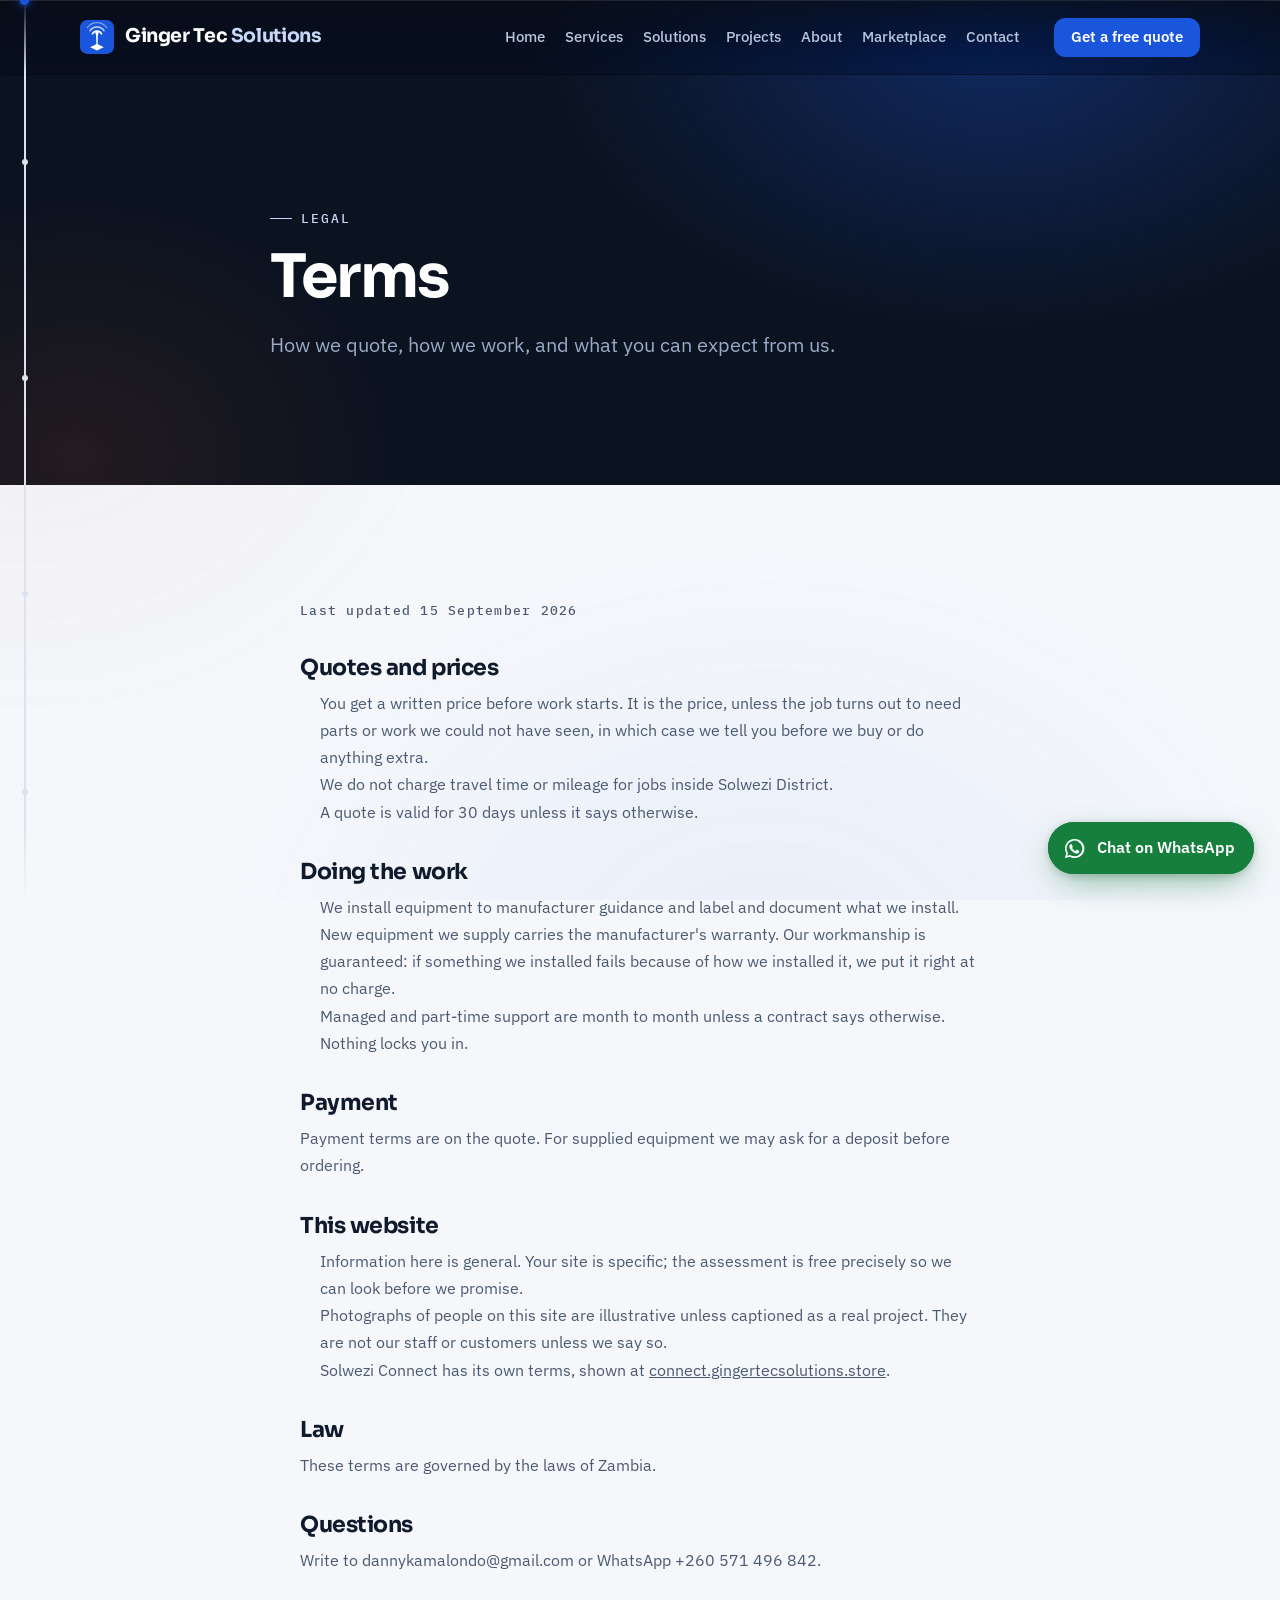
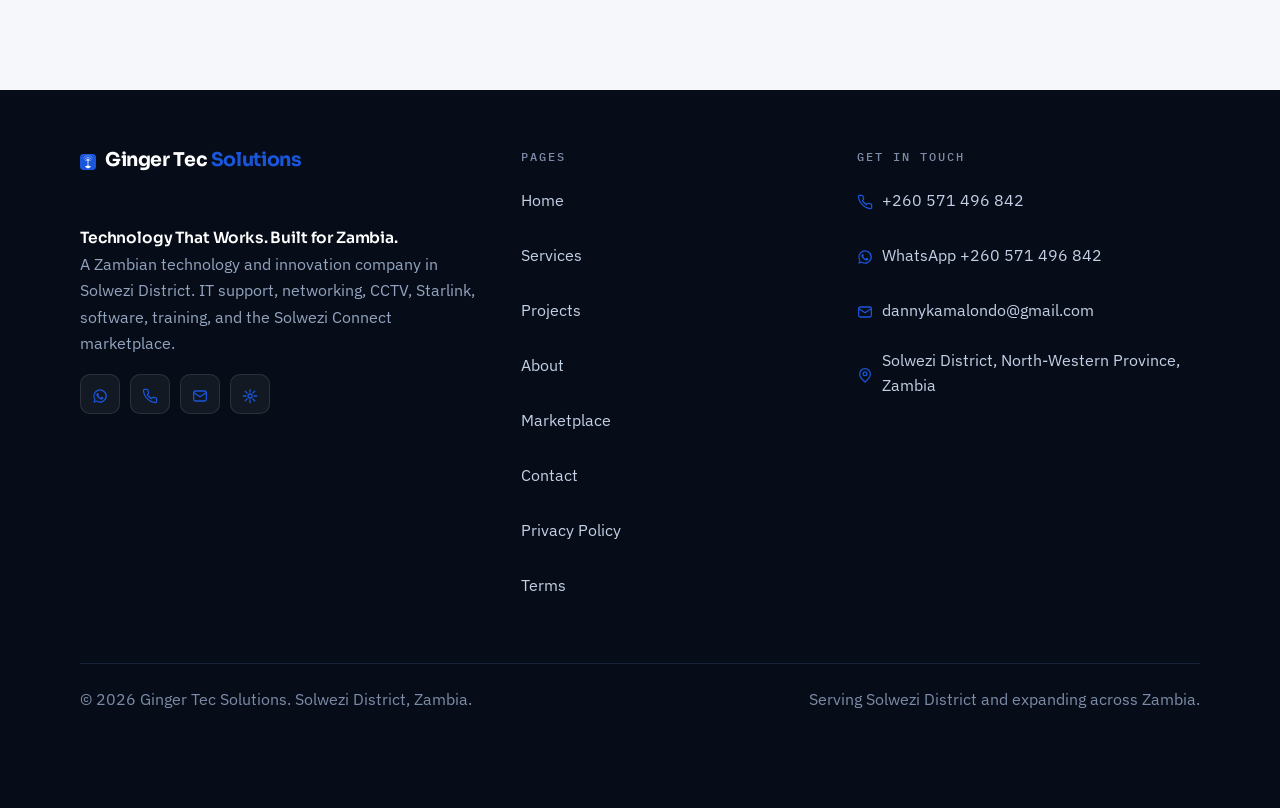
<file: terms.html>
<!DOCTYPE html>
<html lang="en">
<head>
<meta charset="utf-8">
<meta name="viewport" content="width=device-width, initial-scale=1, viewport-fit=cover">
<title>Terms of Service | Ginger Tec Solutions</title>
<meta name="description" content="The terms on which Ginger Tec Solutions quotes for and carries out technology work, and the terms of use of this website.">
<meta name="theme-color" content="#0b1220">
<link rel="canonical" href="https://gingertecsolutions.store/terms.html">

<meta property="og:type" content="website">
<meta property="og:site_name" content="Ginger Tec Solutions">
<meta property="og:title" content="Terms of Service | Ginger Tec Solutions">
<meta property="og:description" content="The terms on which Ginger Tec Solutions quotes for and carries out technology work, and the terms of use of this website.">
<meta property="og:url" content="https://gingertecsolutions.store/terms.html">
<meta property="og:image" content="https://gingertecsolutions.store/assets/og.jpg">
<meta property="og:image:width" content="1200">
<meta property="og:image:height" content="630">
<meta property="og:image:alt" content="Ginger Tec Solutions. Technology That Works. Built for Zambia.">
<meta name="twitter:card" content="summary_large_image">
<meta name="twitter:title" content="Terms of Service | Ginger Tec Solutions">
<meta name="twitter:description" content="The terms on which Ginger Tec Solutions quotes for and carries out technology work, and the terms of use of this website.">
<meta name="twitter:image" content="https://gingertecsolutions.store/assets/og.jpg">

<link rel="icon" href="data:image/svg+xml,%3Csvg%20xmlns%3D%27http%3A%2F%2Fwww.w3.org%2F2000%2Fsvg%27%20viewBox%3D%270%200%20120%20120%27%3E%3Crect%20width%3D%27120%27%20height%3D%27120%27%20rx%3D%2726%27%20fill%3D%27%231a56db%27%2F%3E%3Cg%20fill%3D%27none%27%20stroke%3D%27%23fff%27%20stroke-linecap%3D%27round%27%3E%3Cpath%20d%3D%27M32%2040a34%2034%200%200%201%2056%200%27%20stroke-width%3D%277.5%27%20opacity%3D%27.62%27%2F%3E%3Cpath%20d%3D%27M43%2052a21%2021%200%200%201%2034%200%27%20stroke-width%3D%278%27%2F%3E%3C%2Fg%3E%3Ccircle%20cx%3D%2760%27%20cy%3D%2749%27%20r%3D%277.5%27%20fill%3D%27%23fff%27%2F%3E%3Cpath%20d%3D%27M55.5%2051%20L64.5%2051%20L63%2090%20L57%2090%20Z%27%20fill%3D%27%23fff%27%2F%3E%3Cpath%20d%3D%27M60%2083%20L86%2096%20L60%20109%20L34%2096%20Z%27%20fill%3D%27%23fff%27%2F%3E%3C%2Fsvg%3E">
<link rel="preload" as="font" type="font/woff2" href="assets/fonts/sora-var.woff2" crossorigin>
<link rel="preload" as="font" type="font/woff2" href="assets/fonts/plex-sans-var.woff2" crossorigin>
<link rel="stylesheet" href="assets/site.css">
<script type="application/ld+json">
{
 "@context": "https://schema.org",
 "@graph": [
  {
   "@type": "BreadcrumbList",
   "itemListElement": [
    {
     "@type": "ListItem",
     "position": 1,
     "name": "Home",
     "item": "https://gingertecsolutions.store/"
    },
    {
     "@type": "ListItem",
     "position": 2,
     "name": "Terms",
     "item": "https://gingertecsolutions.store/terms.html"
    }
   ]
  }
 ]
}
</script>
</head>
<body data-wa="https://wa.me/260571496842">

<a class="skip" href="#main">Skip to content</a>
<div class="env" aria-hidden="true"></div>

<div class="rail" aria-hidden="true">
  <span class="rail__track"></span>
  <span class="rail__fill"></span>
  <span class="rail__node" data-at="0.18" style="top:18%"></span>
  <span class="rail__node" data-at="0.42" style="top:42%"></span>
  <span class="rail__node" data-at="0.66" style="top:66%"></span>
  <span class="rail__node" data-at="0.88" style="top:88%"></span>
  <span class="rail__dot"></span>
</div>

<div class="page">

<header class="hdr">
  <div class="shell hdr__in">
    <a class="brand" href="index.html">
      <svg class="brand__mark" viewBox="0 0 120 120" aria-hidden="true"><rect width="120" height="120" rx="26" fill="currentColor"></rect><g fill="none" stroke="#fff" stroke-linecap="round"><path d="M26 27a42 42 0 0 1 68 0" stroke-width="4.5" opacity=".45"></path><path d="M35 38a30 30 0 0 1 50 0" stroke-width="5" opacity=".75"></path><path d="M44 49a18 18 0 0 1 32 0" stroke-width="5.5"></path></g><circle cx="60" cy="46" r="6" fill="#fff"></circle><path d="M56.5 48 L63.5 48 L62 90 L58 90 Z" fill="#fff"></path><path d="M60 84 L84 96 L60 108 L36 96 Z" fill="#fff"></path></svg>
      <span class="brand__name">Ginger Tec <i>Solutions</i></span>
    </a>

    <nav class="nav" aria-label="Main">
      <a href="index.html">Home</a>
      <a href="services.html">Services</a>
      <a href="solutions.html">Solutions</a>
      <a href="projects.html">Projects</a>
      <a href="about.html">About</a>
      <a href="marketplace.html">Marketplace</a>
      <a href="contact.html">Contact</a>
    </nav>

    <div class="hdr__cta">
      <a class="btn btn--wa btn--sm" href="https://wa.me/260571496842" target="_blank" rel="noopener"><svg viewBox="0 0 24 24" fill="currentColor" aria-hidden="true"><path d="M12 2a10 10 0 0 0-8.6 15L2 22l5.2-1.4A10 10 0 1 0 12 2zm0 18.2a8.2 8.2 0 0 1-4.2-1.2l-.3-.2-3.1.8.8-3-.2-.3A8.2 8.2 0 1 1 12 20.2zm4.5-6.1c-.2-.1-1.5-.7-1.7-.8s-.4-.1-.6.1-.6.8-.8 1-.3.2-.6.1a6.7 6.7 0 0 1-3.3-2.9c-.2-.4.2-.4.6-1.2a.5.5 0 0 0 0-.5c0-.1-.6-1.4-.8-1.9s-.4-.4-.6-.4h-.5a1 1 0 0 0-.7.3 2.9 2.9 0 0 0-.9 2.2 5 5 0 0 0 1 2.7 11.4 11.4 0 0 0 4.4 3.9c1.6.6 2.2.7 3 .6a2.6 2.6 0 0 0 1.7-1.2 2.1 2.1 0 0 0 .1-1.2c0-.2-.2-.3-.4-.4z"></path></svg>WhatsApp</a>
      <a class="btn btn--primary btn--sm hdr__quote" href="contact.html#assessment">Get a free quote</a>
    </div>

    <a class="hdr__call hdr__call--wa" href="https://wa.me/260571496842" target="_blank" rel="noopener" aria-label="Chat with Ginger Tec Solutions on WhatsApp"><svg viewBox="0 0 24 24" fill="currentColor" aria-hidden="true"><path d="M12 2a10 10 0 0 0-8.6 15L2 22l5.2-1.4A10 10 0 1 0 12 2zm0 18.2a8.2 8.2 0 0 1-4.2-1.2l-.3-.2-3.1.8.8-3-.2-.3A8.2 8.2 0 1 1 12 20.2zm4.5-6.1c-.2-.1-1.5-.7-1.7-.8s-.4-.1-.6.1-.6.8-.8 1-.3.2-.6.1a6.7 6.7 0 0 1-3.3-2.9c-.2-.4.2-.4.6-1.2a.5.5 0 0 0 0-.5c0-.1-.6-1.4-.8-1.9s-.4-.4-.6-.4h-.5a1 1 0 0 0-.7.3 2.9 2.9 0 0 0-.9 2.2 5 5 0 0 0 1 2.7 11.4 11.4 0 0 0 4.4 3.9c1.6.6 2.2.7 3 .6a2.6 2.6 0 0 0 1.7-1.2 2.1 2.1 0 0 0 .1-1.2c0-.2-.2-.3-.4-.4z"></path></svg></a>
    <button class="burger" type="button" aria-expanded="false" aria-controls="drawer" aria-label="Open menu"><span></span></button>
  </div>

  <div class="drawer" id="drawer">
    <div class="shell">
      <ul>
        <li><a href="index.html">Home</a></li>
        <li><a href="services.html">Services</a></li>
        <li><a href="solutions.html">Solutions</a></li>
        <li><a href="projects.html">Projects</a></li>
        <li><a href="about.html">About</a></li>
        <li><a href="marketplace.html">Marketplace</a></li>
        <li><a href="contact.html">Contact</a></li>
      </ul>
      <div class="drawer__cta">
        <a class="btn btn--primary" href="contact.html#assessment">Get a free quote</a>
        <a class="btn btn--wa" href="https://wa.me/260571496842" target="_blank" rel="noopener"><svg viewBox="0 0 24 24" fill="currentColor" aria-hidden="true"><path d="M12 2a10 10 0 0 0-8.6 15L2 22l5.2-1.4A10 10 0 1 0 12 2zm0 18.2a8.2 8.2 0 0 1-4.2-1.2l-.3-.2-3.1.8.8-3-.2-.3A8.2 8.2 0 1 1 12 20.2zm4.5-6.1c-.2-.1-1.5-.7-1.7-.8s-.4-.1-.6.1-.6.8-.8 1-.3.2-.6.1a6.7 6.7 0 0 1-3.3-2.9c-.2-.4.2-.4.6-1.2a.5.5 0 0 0 0-.5c0-.1-.6-1.4-.8-1.9s-.4-.4-.6-.4h-.5a1 1 0 0 0-.7.3 2.9 2.9 0 0 0-.9 2.2 5 5 0 0 0 1 2.7 11.4 11.4 0 0 0 4.4 3.9c1.6.6 2.2.7 3 .6a2.6 2.6 0 0 0 1.7-1.2 2.1 2.1 0 0 0 .1-1.2c0-.2-.2-.3-.4-.4z"></path></svg>WhatsApp us</a>
        <a class="btn btn--ghost" href="tel:+260571496842">Call +260 571 496 842</a>
      </div>
    </div>
  </div>
</header>

<main id="main" tabindex="-1">

  <section class="phero"><div class="shell phero__in rv"><span class="kicker">Legal</span><h1>Terms</h1><p>How we quote, how we work, and what you can expect from us.</p></div></section>
  <section class="sec"><div class="shell legal rv">
    <p class="updated">Last updated 15 September 2026</p>
    <h2>Quotes and prices</h2>
    <ul>
      <li>You get a written price before work starts. It is the price, unless the job turns out to need parts or work we could not have seen, in which case we tell you before we buy or do anything extra.</li>
      <li>We do not charge travel time or mileage for jobs inside Solwezi District.</li>
      <li>A quote is valid for 30 days unless it says otherwise.</li>
    </ul>
    <h2>Doing the work</h2>
    <ul>
      <li>We install equipment to manufacturer guidance and label and document what we install.</li>
      <li>New equipment we supply carries the manufacturer's warranty. Our workmanship is guaranteed: if something we installed fails because of how we installed it, we put it right at no charge.</li>
      <li>Managed and part-time support are month to month unless a contract says otherwise. Nothing locks you in.</li>
    </ul>
    <h2>Payment</h2>
    <p>Payment terms are on the quote. For supplied equipment we may ask for a deposit before ordering.</p>
    <h2>This website</h2>
    <ul>
      <li>Information here is general. Your site is specific; the assessment is free precisely so we can look before we promise.</li>
      <li>Photographs of people on this site are illustrative unless captioned as a real project. They are not our staff or customers unless we say so.</li>
      <li>Solwezi Connect has its own terms, shown at <a href="https://connect.gingertecsolutions.store">connect.gingertecsolutions.store</a>.</li>
    </ul>
    <h2>Law</h2>
    <p>These terms are governed by the laws of Zambia.</p>
    <h2>Questions</h2>
    <p>Write to dannykamalondo@gmail.com or WhatsApp +260 571 496 842.</p>
  </div></section>
</main>

<footer class="ftr">
  <div class="shell">
    <div class="ftr__grid">
      <div>
        <a class="ftr__brand" href="index.html">
          <svg class="brand__mark" viewBox="0 0 120 120" aria-hidden="true"><rect width="120" height="120" rx="26" fill="currentColor"></rect><g fill="none" stroke="#fff" stroke-linecap="round"><path d="M26 27a42 42 0 0 1 68 0" stroke-width="4.5" opacity=".45"></path><path d="M35 38a30 30 0 0 1 50 0" stroke-width="5" opacity=".75"></path><path d="M44 49a18 18 0 0 1 32 0" stroke-width="5.5"></path></g><circle cx="60" cy="46" r="6" fill="#fff"></circle><path d="M56.5 48 L63.5 48 L62 90 L58 90 Z" fill="#fff"></path><path d="M60 84 L84 96 L60 108 L36 96 Z" fill="#fff"></path></svg>
          <span class="brand__name">Ginger Tec <i>Solutions</i></span>
        </a>
        <p class="ftr__tag">Technology That Works. Built for Zambia.</p>
        <p>A Zambian technology and innovation company in Solwezi District. IT support, networking, CCTV, Starlink, software, training, and the Solwezi Connect marketplace.</p>
        <div class="ftr__social" aria-label="Contact channels and social media">
          <a href="https://wa.me/260571496842" target="_blank" rel="noopener" aria-label="WhatsApp"><svg viewBox="0 0 24 24" fill="currentColor" aria-hidden="true"><path d="M12 2a10 10 0 0 0-8.6 15L2 22l5.2-1.4A10 10 0 1 0 12 2zm0 18.2a8.2 8.2 0 0 1-4.2-1.2l-.3-.2-3.1.8.8-3-.2-.3A8.2 8.2 0 1 1 12 20.2zm4.5-6.1c-.2-.1-1.5-.7-1.7-.8s-.4-.1-.6.1-.6.8-.8 1-.3.2-.6.1a6.7 6.7 0 0 1-3.3-2.9c-.2-.4.2-.4.6-1.2a.5.5 0 0 0 0-.5c0-.1-.6-1.4-.8-1.9s-.4-.4-.6-.4h-.5a1 1 0 0 0-.7.3 2.9 2.9 0 0 0-.9 2.2 5 5 0 0 0 1 2.7 11.4 11.4 0 0 0 4.4 3.9c1.6.6 2.2.7 3 .6a2.6 2.6 0 0 0 1.7-1.2 2.1 2.1 0 0 0 .1-1.2c0-.2-.2-.3-.4-.4z"></path></svg></a>
          <a href="tel:+260571496842" aria-label="Phone"><svg viewBox="0 0 24 24" fill="none" stroke="currentColor" stroke-width="1.9" stroke-linecap="round" stroke-linejoin="round" aria-hidden="true"><path d="M22 16.9v3a2 2 0 0 1-2.2 2 19.8 19.8 0 0 1-8.6-3.1 19.5 19.5 0 0 1-6-6A19.8 19.8 0 0 1 2.1 4.2 2 2 0 0 1 4.1 2h3a2 2 0 0 1 2 1.7c.1 1 .4 1.9.7 2.8a2 2 0 0 1-.5 2.1L8.1 9.9a16 16 0 0 0 6 6l1.3-1.2a2 2 0 0 1 2.1-.5c.9.3 1.8.6 2.8.7a2 2 0 0 1 1.7 2z"></path></svg></a>
          <a href="mailto:dannykamalondo@gmail.com" aria-label="Email"><svg viewBox="0 0 24 24" fill="none" stroke="currentColor" stroke-width="1.9" stroke-linecap="round" stroke-linejoin="round" aria-hidden="true"><rect x="2.5" y="4.5" width="19" height="15" rx="2.5"></rect><path d="M3 7l9 6 9-6"></path></svg></a>
          <a href="https://connect.gingertecsolutions.store" aria-label="Solwezi Connect"><svg viewBox="0 0 24 24" fill="none" stroke="currentColor" stroke-width="1.9" stroke-linecap="round" aria-hidden="true"><circle cx="12" cy="12" r="3"></circle><path d="M12 2v4M12 18v4M2 12h4M18 12h4M4.9 4.9l2.8 2.8M16.3 16.3l2.8 2.8M19.1 4.9l-2.8 2.8M7.7 16.3l-2.8 2.8"></path></svg></a>
          
        </div>
      </div>

      <div>
        <h3>Pages</h3>
        <ul>
          <li><a href="index.html">Home</a></li>
          <li><a href="services.html">Services</a></li>
          <li><a href="projects.html">Projects</a></li>
          <li><a href="about.html">About</a></li>
          <li><a href="marketplace.html">Marketplace</a></li>
          <li><a href="contact.html">Contact</a></li>
          <li><a href="privacy.html">Privacy Policy</a></li>
          <li><a href="terms.html">Terms</a></li>
        </ul>
      </div>

      <div>
        <h3>Get in touch</h3>
        <ul>
          <li><a href="tel:+260571496842"><svg viewBox="0 0 24 24" fill="none" stroke="currentColor" stroke-width="1.9" stroke-linecap="round" stroke-linejoin="round" aria-hidden="true"><path d="M22 16.9v3a2 2 0 0 1-2.2 2 19.8 19.8 0 0 1-8.6-3.1 19.5 19.5 0 0 1-6-6A19.8 19.8 0 0 1 2.1 4.2 2 2 0 0 1 4.1 2h3a2 2 0 0 1 2 1.7c.1 1 .4 1.9.7 2.8a2 2 0 0 1-.5 2.1L8.1 9.9a16 16 0 0 0 6 6l1.3-1.2a2 2 0 0 1 2.1-.5c.9.3 1.8.6 2.8.7a2 2 0 0 1 1.7 2z"></path></svg>+260 571 496 842</a></li>
          <li><a href="https://wa.me/260571496842" target="_blank" rel="noopener"><svg viewBox="0 0 24 24" fill="currentColor" aria-hidden="true"><path d="M12 2a10 10 0 0 0-8.6 15L2 22l5.2-1.4A10 10 0 1 0 12 2zm0 18.2a8.2 8.2 0 0 1-4.2-1.2l-.3-.2-3.1.8.8-3-.2-.3A8.2 8.2 0 1 1 12 20.2zm4.5-6.1c-.2-.1-1.5-.7-1.7-.8s-.4-.1-.6.1-.6.8-.8 1-.3.2-.6.1a6.7 6.7 0 0 1-3.3-2.9c-.2-.4.2-.4.6-1.2a.5.5 0 0 0 0-.5c0-.1-.6-1.4-.8-1.9s-.4-.4-.6-.4h-.5a1 1 0 0 0-.7.3 2.9 2.9 0 0 0-.9 2.2 5 5 0 0 0 1 2.7 11.4 11.4 0 0 0 4.4 3.9c1.6.6 2.2.7 3 .6a2.6 2.6 0 0 0 1.7-1.2 2.1 2.1 0 0 0 .1-1.2c0-.2-.2-.3-.4-.4z"></path></svg>WhatsApp +260 571 496 842</a></li>
          <li><a href="mailto:dannykamalondo@gmail.com"><svg viewBox="0 0 24 24" fill="none" stroke="currentColor" stroke-width="1.9" stroke-linecap="round" stroke-linejoin="round" aria-hidden="true"><rect x="2.5" y="4.5" width="19" height="15" rx="2.5"></rect><path d="M3 7l9 6 9-6"></path></svg>dannykamalondo@gmail.com</a></li>
          <li><a href="contact.html"><svg viewBox="0 0 24 24" fill="none" stroke="currentColor" stroke-width="1.9" stroke-linecap="round" stroke-linejoin="round" aria-hidden="true"><path d="M20 10.5c0 5.5-8 12-8 12s-8-6.5-8-12a8 8 0 0 1 16 0z"></path><circle cx="12" cy="10.2" r="2.8"></circle></svg>Solwezi District, North-Western Province, Zambia</a></li>
        </ul>
      </div>
    </div>

    <div class="ftr__base">
      <p>&copy; <span data-year>2026</span> Ginger Tec Solutions. Solwezi District, Zambia.</p>
      <p>Serving Solwezi District and expanding across Zambia.</p>
    </div>
  </div>
</footer>

<a class="float" href="https://wa.me/260571496842" target="_blank" rel="noopener" aria-label="Chat with us on WhatsApp">
  <svg viewBox="0 0 24 24" fill="currentColor" aria-hidden="true"><path d="M12 2a10 10 0 0 0-8.6 15L2 22l5.2-1.4A10 10 0 1 0 12 2zm0 18.2a8.2 8.2 0 0 1-4.2-1.2l-.3-.2-3.1.8.8-3-.2-.3A8.2 8.2 0 1 1 12 20.2zm4.5-6.1c-.2-.1-1.5-.7-1.7-.8s-.4-.1-.6.1-.6.8-.8 1-.3.2-.6.1a6.7 6.7 0 0 1-3.3-2.9c-.2-.4.2-.4.6-1.2a.5.5 0 0 0 0-.5c0-.1-.6-1.4-.8-1.9s-.4-.4-.6-.4h-.5a1 1 0 0 0-.7.3 2.9 2.9 0 0 0-.9 2.2 5 5 0 0 0 1 2.7 11.4 11.4 0 0 0 4.4 3.9c1.6.6 2.2.7 3 .6a2.6 2.6 0 0 0 1.7-1.2 2.1 2.1 0 0 0 .1-1.2c0-.2-.2-.3-.4-.4z"></path></svg>
  <span class="float__label">Chat on WhatsApp</span>
</a>

</div><!-- /.page -->

<script src="assets/site.js"></script>
</body>
</html>
</file>
<file: assets/site.css>
/* ==========================================================================
   Ginger Tec Solutions
   One direction: signal brought down from the sky and landed here in Solwezi.
   ========================================================================== */

/* ---------- Fonts, served from this site ----------
   These were on Google's servers, which cost two extra connections before a
   single word could be drawn: one to fetch the stylesheet, another to fetch
   the files it named. Now they come down the connection the browser has
   already opened for the page. The declarations mirror what Google served,
   including the unicode ranges, so anything outside latin falls back cleanly
   to the system font rather than downloading a file it does not need. */

@font-face{
  font-family:'Sora';font-style:normal;font-weight:600;font-display:swap;
  src:url('fonts/sora-var.woff2') format('woff2');
  unicode-range:U+0000-00FF,U+0131,U+0152-0153,U+02BB-02BC,U+02C6,U+02DA,U+02DC,U+0304,U+0308,U+0329,U+2000-206F,U+20AC,U+2122,U+2191,U+2193,U+2212,U+2215,U+FEFF,U+FFFD;
}
@font-face{
  font-family:'Sora';font-style:normal;font-weight:700;font-display:swap;
  src:url('fonts/sora-var.woff2') format('woff2');
  unicode-range:U+0000-00FF,U+0131,U+0152-0153,U+02BB-02BC,U+02C6,U+02DA,U+02DC,U+0304,U+0308,U+0329,U+2000-206F,U+20AC,U+2122,U+2191,U+2193,U+2212,U+2215,U+FEFF,U+FFFD;
}
@font-face{
  font-family:'IBM Plex Sans';font-style:normal;font-weight:400;font-stretch:100%;font-display:swap;
  src:url('fonts/plex-sans-var.woff2') format('woff2');
  unicode-range:U+0000-00FF,U+0131,U+0152-0153,U+02BB-02BC,U+02C6,U+02DA,U+02DC,U+0304,U+0308,U+0329,U+2000-206F,U+20AC,U+2122,U+2191,U+2193,U+2212,U+2215,U+FEFF,U+FFFD;
}
@font-face{
  font-family:'IBM Plex Sans';font-style:normal;font-weight:500;font-stretch:100%;font-display:swap;
  src:url('fonts/plex-sans-var.woff2') format('woff2');
  unicode-range:U+0000-00FF,U+0131,U+0152-0153,U+02BB-02BC,U+02C6,U+02DA,U+02DC,U+0304,U+0308,U+0329,U+2000-206F,U+20AC,U+2122,U+2191,U+2193,U+2212,U+2215,U+FEFF,U+FFFD;
}
@font-face{
  font-family:'IBM Plex Sans';font-style:normal;font-weight:600;font-stretch:100%;font-display:swap;
  src:url('fonts/plex-sans-var.woff2') format('woff2');
  unicode-range:U+0000-00FF,U+0131,U+0152-0153,U+02BB-02BC,U+02C6,U+02DA,U+02DC,U+0304,U+0308,U+0329,U+2000-206F,U+20AC,U+2122,U+2191,U+2193,U+2212,U+2215,U+FEFF,U+FFFD;
}
@font-face{
  font-family:'IBM Plex Mono';font-style:normal;font-weight:500;font-display:swap;
  src:url('fonts/plex-mono-500.woff2') format('woff2');
  unicode-range:U+0000-00FF,U+0131,U+0152-0153,U+02BB-02BC,U+02C6,U+02DA,U+02DC,U+0304,U+0308,U+0329,U+2000-206F,U+20AC,U+2122,U+2191,U+2193,U+2212,U+2215,U+FEFF,U+FFFD;
}

/* ---------- Tokens ---------- */
:root{
  --canvas:#f5f7fb;
  --canvas-deep:#0b1220;
  --canvas-deep-2:#0e1729;
  --panel:#ffffff;
  --panel-deep:#111c30;
  --accent:#1a56db;
  --accent-hover:#1544ad;
  --accent-soft:#e8effc;
  --accent-muted:#c7d7f7;
  --copper:#b4541f;
  --copper-light:#d9762f;
  --copper-soft:#f6e7db;
  --text-primary:#0f1b2d;
  --text-secondary:#4a5a72;
  --text-on-deep:#e9eefa;
  --text-on-deep-2:#9aabc7;
  --line:#dce3ee;
  --line-deep:#22304a;

  --display:'Sora',ui-sans-serif,system-ui,'Segoe UI',sans-serif;
  --body:'IBM Plex Sans',ui-sans-serif,system-ui,'Segoe UI',sans-serif;
  --mono:'IBM Plex Mono',ui-monospace,'Cascadia Mono','Courier New',monospace;

  --ease:cubic-bezier(.22,.61,.36,1);
  --ease-out:cubic-bezier(.16,1,.3,1);

  --shell:1200px;
  --pad:clamp(20px,5vw,40px);

  --tshadow:0 1px 2px rgba(5,8,18,.95),0 3px 12px rgba(5,8,18,.78),0 10px 44px rgba(5,8,18,.8);
  --shadow-card:0 1px 2px rgba(15,27,45,.05),0 12px 32px -12px rgba(15,27,45,.14);
  --shadow-card-hi:0 2px 4px rgba(15,27,45,.06),0 26px 54px -18px rgba(26,86,219,.30);
  --radius:14px;
}

/* ---------- Reset and base ---------- */
*,*::before,*::after{box-sizing:border-box}
html{overflow-x:hidden;overflow-x:clip;scroll-behavior:smooth}
body{
  overflow-x:hidden;overflow-x:clip;
  margin:0;
  background:var(--canvas);
  color:var(--text-primary);
  font-family:var(--body);
  font-size:17px;
  line-height:1.65;
  -webkit-font-smoothing:antialiased;
  text-rendering:optimizeLegibility;
}
img{max-width:100%;display:block}
a{color:inherit}
h1,h2,h3,h4{font-family:var(--display);font-weight:700;line-height:1.1;letter-spacing:-.02em;margin:0}
p{margin:0}
ul{margin:0;padding:0;list-style:none}

:focus-visible{outline:3px solid var(--accent);outline-offset:3px;border-radius:4px}

.skip{
  position:absolute;left:-9999px;top:0;z-index:200;
  background:var(--accent);color:#fff;padding:12px 18px;border-radius:0 0 10px 0;
  font-weight:600;text-decoration:none;
}
.skip:focus{left:0}

.shell{width:100%;max-width:var(--shell);margin-inline:auto;padding-inline:var(--pad)}
.vh{position:absolute!important;width:1px;height:1px;overflow:hidden;clip:rect(0 0 0 0);white-space:nowrap}

/* ---------- The fixed environment layer ---------- */
/* One place, not stacked sections. A slow cool drift behind everything. */
.env{
  position:fixed;inset:0;z-index:0;pointer-events:none;
  background:
    radial-gradient(1100px 700px at 88% -8%,rgba(26,86,219,.075),transparent 62%),
    radial-gradient(760px 620px at 2% 42%,rgba(180,84,31,.05),transparent 60%),
    radial-gradient(900px 700px at 60% 108%,rgba(26,86,219,.06),transparent 62%);
  animation:envdrift 90s var(--ease) -30s infinite alternate;
}
@keyframes envdrift{
  from{transform:translate3d(0,0,0) scale(1)}
  to{transform:translate3d(-2.2%,1.6%,0) scale(1.06)}
}
.page{position:relative;z-index:1}

/* ---------- The signature: the signal line ---------- */
/* A trunk that draws itself down the page and spurs into each section. */
.rail{
  position:fixed;left:max(14px,calc((100vw - var(--shell))/2 - 30px));top:0;
  width:22px;height:100vh;z-index:3;pointer-events:none;color:var(--accent);
}
.rail__track,.rail__fill{position:absolute;left:10px;width:1.5px;border-radius:2px}
.rail__track{top:0;bottom:0;background:linear-gradient(180deg,transparent,var(--line) 8%,var(--line) 92%,transparent)}
.rail__fill{
  top:0;height:100%;background:linear-gradient(180deg,var(--accent),var(--accent-muted));
  transform-origin:top center;transform:scaleY(var(--rail,0));opacity:.85;
}
.rail__dot{
  position:absolute;left:6.2px;width:9px;height:9px;border-radius:50%;
  background:var(--accent);top:calc(var(--rail,0) * 100%);margin-top:-4.5px;
  box-shadow:0 0 0 3px rgba(26,86,219,.16),0 0 12px rgba(26,86,219,.85);
}
.rail__node{
  position:absolute;left:7.7px;width:6px;height:6px;border-radius:50%;
  background:var(--line);margin-top:-3px;
  transition:background-color .45s var(--ease),box-shadow .45s var(--ease);
}
.rail__node.hit{background:var(--accent);box-shadow:0 0 9px rgba(26,86,219,.75)}
@media (max-width:1180px){.rail{display:none}}

/* ---------- Header ---------- */
.hdr{
  position:sticky;top:0;z-index:60;
  background:rgba(245,247,251,.82);
  backdrop-filter:saturate(150%) blur(14px);
  -webkit-backdrop-filter:saturate(150%) blur(14px);
  border-bottom:1px solid transparent;
  transition:border-color .4s var(--ease),background .4s var(--ease),box-shadow .4s var(--ease);
}
.hdr.stuck{border-bottom-color:var(--line);box-shadow:0 8px 30px -22px rgba(15,27,45,.5)}
.hdr__in{display:flex;align-items:center;gap:18px;height:74px}

/* Every page opens on a dark section, and the header floats over it rather
   than sitting on top of it as a separate bar. The negative margin is what
   puts the artwork behind the header; the sections below compensate with
   their own top padding. */
main{margin-top:-74px}

/* over a dark top section the bar goes dark too, or it reads as a pale slab */
.hdr--dark{
  background:linear-gradient(180deg,rgba(6,10,20,.78),rgba(6,10,20,.34));
  border-bottom-color:transparent;box-shadow:none;
}
.hdr--dark.stuck{
  background:linear-gradient(180deg,rgba(6,10,20,.88),rgba(6,10,20,.6));
  border-bottom-color:rgba(199,215,247,.14);box-shadow:none;
}
.hdr--dark .brand__name{color:#fff}
.hdr--dark .brand__name i{color:var(--accent-muted)}
.hdr--dark .nav a{color:#b7c5dd}
.hdr--dark .nav a:hover{color:#fff;background:rgba(255,255,255,.08)}
.hdr--dark .nav a[aria-current="page"]{color:#fff}
.hdr--dark .btn--ghost{--btn-fg:#e9eefa;--btn-bd:rgba(233,238,250,.32)}
.hdr--dark .btn--ghost:hover{--btn-fg:#fff;--btn-bd:#fff}
.hdr--dark .burger{background:rgba(255,255,255,.08);border-color:rgba(255,255,255,.22);color:#fff}
.hdr--dark .drawer{background:rgba(10,16,30,.97);border-top-color:rgba(199,215,247,.16)}
.hdr--dark .drawer a{color:#e9eefa;border-bottom-color:rgba(199,215,247,.14)}
.hdr--dark .drawer a[aria-current="page"]{color:var(--accent-muted)}
.hdr .brand__name,.hdr .nav a{transition:color .4s var(--ease),background-color .3s var(--ease)}

.brand{display:flex;align-items:center;gap:11px;text-decoration:none;flex:0 0 auto}
.brand__mark{width:34px;height:34px;flex:0 0 auto;color:var(--accent)}
.brand__name{
  font-family:var(--display);font-weight:700;font-size:19px;letter-spacing:-.02em;
  line-height:1.05;color:var(--text-primary);white-space:nowrap;
}
.brand__name i{font-style:normal;color:var(--accent)}

.nav{margin-left:auto;display:flex;align-items:center;gap:4px}
.nav a{
  position:relative;text-decoration:none;color:var(--text-secondary);
  font-size:15.5px;font-weight:500;padding:9px 14px;border-radius:9px;
  transition:color .3s var(--ease),background-color .3s var(--ease);
}
.nav a::after{
  content:"";position:absolute;left:14px;right:14px;bottom:4px;height:2px;
  background:var(--accent);border-radius:2px;
  transform:scaleX(0);transform-origin:left;
  transition:transform .4s var(--ease);
}
.nav a:hover{color:var(--text-primary);background:rgba(26,86,219,.055)}
.nav a[aria-current="page"]{color:var(--text-primary);font-weight:600}
.nav a[aria-current="page"]::after{transform:scaleX(1)}

.hdr__cta{display:flex;align-items:center;gap:10px;margin-left:8px}

/* On a phone the full contact buttons collapse into the menu, which buries the
   phone number two taps deep. For an emergency callout that is the wrong thing
   to hide, so the call button stays out on the bar at every width. */
.hdr__call{
  display:none;margin-left:auto;width:44px;height:44px;border-radius:11px;
  align-items:center;justify-content:center;flex:0 0 auto;
  background:var(--accent);color:#fff;text-decoration:none;
  box-shadow:0 8px 20px -10px rgba(26,86,219,.8);
  transition:transform .35s var(--ease),background-color .3s var(--ease);
}
.hdr__call:hover{background:var(--accent-hover);transform:translateY(-1px)}
.hdr__call svg{width:20px;height:20px}
@media (max-width:1140px){
  .hdr__call{display:inline-flex}
  .burger{margin-left:10px}
}

.burger{
  display:none;margin-left:auto;width:44px;height:44px;border:1px solid var(--line);
  background:var(--panel);border-radius:11px;align-items:center;justify-content:center;
  cursor:pointer;color:var(--text-primary);
  transition:border-color .3s var(--ease),background-color .3s var(--ease);
}
.burger:hover{border-color:var(--accent-muted)}
.burger span{display:block;width:18px;height:1.6px;background:currentColor;border-radius:2px;position:relative;transition:transform .35s var(--ease),opacity .2s linear}
.burger span::before,.burger span::after{content:"";position:absolute;left:0;width:18px;height:1.6px;background:currentColor;border-radius:2px;transition:transform .35s var(--ease)}
.burger span::before{top:-6px}
.burger span::after{top:6px}
.burger[aria-expanded="true"] span{transform:rotate(45deg)}
.burger[aria-expanded="true"] span::before{transform:translateY(6px) rotate(-90deg)}
.burger[aria-expanded="true"] span::after{opacity:0}

.drawer{
  display:none;border-top:1px solid var(--line);
  background:rgba(245,247,251,.97);
  backdrop-filter:blur(14px);-webkit-backdrop-filter:blur(14px);
}
.drawer ul{display:flex;flex-direction:column;padding:10px 0 18px}
.drawer a{
  display:block;text-decoration:none;color:var(--text-primary);font-size:17px;font-weight:500;
  padding:14px 2px;border-bottom:1px solid var(--line);
}
.drawer a[aria-current="page"]{color:var(--accent);font-weight:600}
.drawer .drawer__cta{display:flex;gap:10px;flex-wrap:wrap;padding-top:18px}
.drawer .drawer__cta .btn{flex:1 1 160px}

@media (max-width:1140px){
  .nav,.hdr__cta{display:none}
  .burger{display:flex}
  .hdr.open .drawer{display:block}
}

/* ---------- Buttons ---------- */
.btn{
  --btn-bg:var(--accent);--btn-fg:#fff;--btn-bd:var(--accent);
  display:inline-flex;align-items:center;justify-content:center;gap:9px;
  font-family:var(--body);font-size:15.5px;font-weight:600;line-height:1;
  padding:14px 22px;border-radius:11px;text-decoration:none;cursor:pointer;
  background:var(--btn-bg);color:var(--btn-fg);border:1.5px solid var(--btn-bd);
  transition:transform .35s var(--ease),background-color .3s var(--ease),
             border-color .3s var(--ease),color .3s var(--ease),box-shadow .4s var(--ease);
  will-change:transform;
}
.btn:hover{transform:translateY(-2px);box-shadow:0 14px 30px -14px rgba(26,86,219,.66)}
.btn:active{transform:translateY(0)}
.btn svg{width:17px;height:17px;flex:0 0 auto}

.btn--primary:hover{--btn-bg:var(--accent-hover);--btn-bd:var(--accent-hover)}
.btn--ghost{--btn-bg:transparent;--btn-fg:var(--text-primary);--btn-bd:var(--line)}
.btn--ghost:hover{--btn-bd:var(--accent);--btn-fg:var(--accent);box-shadow:0 14px 30px -18px rgba(15,27,45,.4)}
/* WhatsApp's own green puts white text at 3.5:1, under the 4.5 floor.
   This is that green taken down until white on it measures 4.9:1. */
.btn--wa{--btn-bg:#167f3e;--btn-fg:#fff;--btn-bd:#167f3e}
.btn--wa:hover{--btn-bg:#0f6330;--btn-bd:#0f6330;box-shadow:0 14px 30px -14px rgba(22,127,62,.62)}
.btn--sm{padding:11px 16px;font-size:14.5px}
.btn--onDeep{--btn-bg:transparent;--btn-fg:var(--text-on-deep);--btn-bd:rgba(233,238,250,.32)}
.btn--onDeep:hover{--btn-bd:var(--text-on-deep);box-shadow:0 14px 30px -18px rgba(0,0,0,.7)}
.btn--block{width:100%}

@media (pointer:coarse){
  .btn{min-height:46px}
  .nav a{min-height:44px;display:inline-flex;align-items:center}
}

/* ---------- Section furniture ---------- */
.sec{position:relative;padding-block:clamp(64px,9vw,116px)}
.sec--deep{background:var(--canvas-deep);color:var(--text-on-deep)}
.sec--deep h2,.sec--deep h3{color:#fff}
.sec--tight{padding-block:clamp(48px,6vw,72px)}

.kicker{
  font-family:var(--mono);font-size:12.5px;font-weight:500;letter-spacing:.16em;
  text-transform:uppercase;color:var(--accent);
  display:inline-flex;align-items:center;gap:9px;margin-bottom:16px;
}
.kicker::before{content:"";width:22px;height:1.5px;background:currentColor;border-radius:2px}
.sec--deep .kicker{color:var(--accent-muted)}
.kicker--copper{color:var(--copper-light)}

.h2{font-size:clamp(28px,4.1vw,45px)}
.h3{font-size:clamp(20px,2.3vw,25px)}
.lede{
  font-size:clamp(17px,1.55vw,19.5px);line-height:1.72;color:var(--text-secondary);
  max-width:66ch;margin-top:18px;
}
.sec--deep .lede{color:var(--text-on-deep-2)}
.sec__head{max-width:820px}

/* ---------- Reveal choreography ---------- */
.rv{opacity:0;transform:translateY(22px);transition:opacity .85s var(--ease-out),transform .85s var(--ease-out)}
.rv.in{opacity:1;transform:none}
.stag > *{opacity:0;transform:translateY(20px);transition:opacity .8s var(--ease-out),transform .8s var(--ease-out)}
.stag.in > *{opacity:1;transform:none}
.stag.in > *:nth-child(1){transition-delay:0ms}
.stag.in > *:nth-child(2){transition-delay:70ms}
.stag.in > *:nth-child(3){transition-delay:140ms}
.stag.in > *:nth-child(4){transition-delay:210ms}
.stag.in > *:nth-child(5){transition-delay:280ms}
.stag.in > *:nth-child(6){transition-delay:350ms}
.stag.in > *:nth-child(7){transition-delay:420ms}
/* Retire the stagger once the entrance is done, or every later hover lags forever.
   Specificity has to match the nth-child rules above, hence the repeated selector. */
.stag.done.in > *:nth-child(1),.stag.done.in > *:nth-child(2),.stag.done.in > *:nth-child(3),
.stag.done.in > *:nth-child(4),.stag.done.in > *:nth-child(5),.stag.done.in > *:nth-child(6),
.stag.done.in > *:nth-child(7){transition-delay:0s!important}

/* ---------- Service cards ---------- */
.grid-svc{display:grid;gap:18px;grid-template-columns:repeat(auto-fit,minmax(285px,1fr));margin-top:44px}

.card{
  position:relative;background:var(--panel);border:1px solid var(--line);
  border-radius:var(--radius);padding:28px 26px 30px;
  box-shadow:var(--shadow-card);
  transition:transform .5s var(--ease),box-shadow .5s var(--ease),border-color .4s var(--ease);
  overflow:hidden;
}
.card::after{
  content:"";position:absolute;left:0;right:0;top:0;height:2px;
  background:linear-gradient(90deg,var(--accent),var(--accent-muted));
  transform:scaleX(0);transform-origin:left;
  transition:transform .6s var(--ease);
}
.card:hover{transform:translateY(-5px);box-shadow:var(--shadow-card-hi);border-color:var(--accent-muted)}
.card:hover::after{transform:scaleX(1)}
.card__ico{
  width:46px;height:46px;border-radius:12px;display:grid;place-items:center;
  background:var(--accent-soft);color:var(--accent);margin-bottom:18px;
  transition:transform .5s var(--ease),background-color .4s var(--ease);
}
.card:hover .card__ico{transform:translateY(-2px) scale(1.05);background:#dbe7fb}
.card__ico svg{width:23px;height:23px}
.card h3{font-size:19.5px;margin-bottom:9px;letter-spacing:-.01em}
.card p{color:var(--text-secondary);font-size:16px;line-height:1.66}

/* one living element per section, at whisper level */
.card__glow{
  position:absolute;right:-38px;bottom:-38px;width:130px;height:130px;border-radius:50%;
  background:radial-gradient(circle,rgba(26,86,219,.14),transparent 68%);
  opacity:.5;pointer-events:none;
}
.sec.live .card__glow{animation:breathe 7s var(--ease) -2.4s infinite alternate}
@keyframes breathe{from{opacity:.28;transform:scale(.9)}to{opacity:.7;transform:scale(1.12)}}

/* ---------- Why-choose strip ---------- */
.why{display:grid;gap:20px;grid-template-columns:repeat(auto-fit,minmax(230px,1fr));margin-top:42px}
.why__item{
  position:relative;padding:26px 22px 28px;border-radius:var(--radius);
  background:var(--panel-deep);border:1px solid var(--line-deep);
  transition:transform .5s var(--ease),border-color .4s var(--ease);
}
.why__item:hover{transform:translateY(-4px);border-color:rgba(26,86,219,.55)}
.why__n{font-family:var(--mono);font-size:12.5px;letter-spacing:.14em;color:var(--accent-muted);display:block;margin-bottom:12px}
.why__item h3{font-size:19px;color:#fff;margin-bottom:8px}
.why__item p{color:var(--text-on-deep-2);font-size:15.5px;line-height:1.65}

/* ---------- The interactive moment: hold to connect ---------- */
.connect{
  display:grid;gap:34px;align-items:center;
  grid-template-columns:minmax(0,1fr) minmax(0,1fr);
  margin-top:8px;
}
@media (max-width:860px){.connect{grid-template-columns:1fr}}

.holder{
  position:relative;border-radius:18px;padding:38px 30px 34px;
  background:linear-gradient(165deg,#132241,#0b1220 65%);
  border:1px solid var(--line-deep);overflow:hidden;
  text-align:center;
  display:flex;flex-direction:column;justify-content:center;
}
.holder__track{width:100%;max-width:340px;margin:0 auto 22px;display:block}
.holder__track .base{fill:none;stroke:rgba(199,215,247,.16);stroke-width:2;stroke-linecap:round}
.holder__track .live{
  fill:none;stroke:var(--accent);stroke-width:2.5;stroke-linecap:round;
  stroke-dasharray:var(--hlen,300);
  stroke-dashoffset:calc(var(--hlen,300) * (1 - var(--hold,0)));
  filter:drop-shadow(0 0 7px rgba(26,86,219,.85));
  transition:stroke .3s var(--ease);
}
.holder__track .dot{
  fill:var(--accent);opacity:calc(.2 + .8*var(--hold,0));
  filter:drop-shadow(0 0 6px rgba(26,86,219,.9));
}
.holder__track .rack rect{
  fill:rgba(199,215,247,.10);stroke:rgba(199,215,247,.2);stroke-width:1;
}
.holder__track .lamp{fill:#3d5170}
.holder.on .holder__track .lamp{fill:var(--accent);filter:drop-shadow(0 0 5px rgba(26,86,219,.95))}
.holder__track .lamp{transition:fill .45s var(--ease)}
.holder.on .holder__track .lamp:nth-of-type(2){transition-delay:.12s}
.holder.on .holder__track .lamp:nth-of-type(3){transition-delay:.24s}
.holder.on .holder__track .lamp:nth-of-type(4){transition-delay:.36s}

.holder__btn{
  --btn-bg:transparent;--btn-fg:var(--text-on-deep);--btn-bd:rgba(199,215,247,.34);
  user-select:none;-webkit-user-select:none;touch-action:none;
  align-self:center;
}
.holder__btn:hover{--btn-bd:var(--accent);--btn-fg:#fff}
.holder__hint{
  font-family:var(--mono);font-size:12.5px;letter-spacing:.13em;text-transform:uppercase;
  color:var(--text-on-deep-2);margin-top:16px;
  transition:color .4s var(--ease);
}
.holder.on .holder__hint{color:var(--accent-muted)}

.holder__reveal{
  margin-top:20px;display:flex;gap:10px;justify-content:center;flex-wrap:wrap;
  opacity:calc(var(--hold,0));
  transform:translateY(calc((1 - var(--hold,0)) * 12px));
  pointer-events:none;
}
.holder.on .holder__reveal{pointer-events:auto}

/* ---------- Community band (deliberately unlike the paid services) ---------- */
.give{
  position:relative;background:var(--canvas-deep);color:var(--text-on-deep);overflow:hidden;
}
.give::before{
  content:"";position:absolute;inset:0;pointer-events:none;
  background:
    radial-gradient(680px 420px at 12% 18%,rgba(180,84,31,.30),transparent 62%),
    radial-gradient(560px 460px at 88% 92%,rgba(217,118,47,.16),transparent 64%);
}
.give__in{position:relative;display:grid;gap:44px;grid-template-columns:1.05fr .95fr;align-items:center}
@media (max-width:900px){.give__in{grid-template-columns:1fr;gap:32px}}
.give__tag{
  display:inline-flex;align-items:center;gap:9px;
  font-family:var(--mono);font-size:12px;letter-spacing:.17em;text-transform:uppercase;
  color:#f4cdae;background:rgba(180,84,31,.24);border:1px solid rgba(217,118,47,.42);
  padding:7px 14px;border-radius:999px;margin-bottom:20px;
}
.give h2{font-size:clamp(27px,3.6vw,40px);color:#fff}
.give h2 em{font-style:normal;color:var(--copper-light)}
.give p{color:#d9cbc0;font-size:17.5px;line-height:1.72;margin-top:18px;max-width:56ch}
.give__btn{--btn-bg:var(--copper);--btn-fg:#fff;--btn-bd:var(--copper);margin-top:28px}
.give__btn:hover{--btn-bg:var(--copper-light);--btn-bd:var(--copper-light);box-shadow:0 14px 30px -14px rgba(217,118,47,.7)}

.give__list{display:grid;gap:12px}
.give__list li{
  display:flex;gap:14px;align-items:flex-start;
  background:rgba(255,255,255,.045);border:1px solid rgba(217,118,47,.26);
  border-radius:12px;padding:17px 19px;
}
.give__list svg{width:19px;height:19px;flex:0 0 auto;margin-top:2px;color:var(--copper-light)}
.give__list b{display:block;font-family:var(--display);font-weight:600;font-size:16.5px;color:#fff;margin-bottom:3px}
.give__list span{color:#c6b6aa;font-size:15px;line-height:1.6}

/* ---------- Solwezi Connect product band ----------
   A separate product needs to look like one. This band deliberately breaks
   the page's rhythm: its own skeleton, its own colour weighting, so nobody
   reads it as another service card. */
.connect-band{
  position:relative;background:var(--canvas-deep);color:var(--text-on-deep);overflow:hidden;
}
.connect-band::before{
  content:"";position:absolute;inset:0;pointer-events:none;
  background:
    radial-gradient(760px 500px at 82% 6%,rgba(26,86,219,.42),transparent 62%),
    radial-gradient(600px 460px at 6% 96%,rgba(22,127,62,.22),transparent 64%);
}
.sec.live.connect-band::before{animation:ctapulse 13s var(--ease) -5s infinite alternate}
.connect-band__in{position:relative;max-width:820px}
.connect-band__tag{
  display:inline-flex;align-items:center;gap:9px;
  font-family:var(--mono);font-size:12px;letter-spacing:.17em;text-transform:uppercase;
  color:#bcd2ff;background:rgba(26,86,219,.26);border:1px solid rgba(26,86,219,.5);
  padding:7px 14px;border-radius:999px;margin-bottom:22px;
}
.connect-band h2{font-size:clamp(34px,6vw,60px);color:#fff;letter-spacing:-.03em;line-height:1.02}
.connect-band h2 em{font-style:normal;color:#7ea6f5}
.connect-band__tagline{
  font-family:var(--display);font-weight:600;font-size:clamp(18px,2.6vw,26px);
  color:#fff;margin-top:14px;letter-spacing:-.01em;
}
.connect-band__lede{color:var(--text-on-deep-2);font-size:17.5px;line-height:1.7;margin-top:16px;max-width:56ch}
.connect-band__grid{
  display:grid;gap:10px;grid-template-columns:repeat(auto-fit,minmax(200px,1fr));margin-top:28px;
}
.connect-band__grid li{
  display:flex;align-items:center;gap:11px;
  background:rgba(255,255,255,.05);border:1px solid rgba(199,215,247,.18);
  border-radius:12px;padding:14px 16px;font-weight:600;font-size:15.5px;color:#e9eefa;
}
.connect-band__grid span{font-size:19px;line-height:1}
.connect-band__row{display:flex;gap:12px;flex-wrap:wrap;margin-top:28px}
.connect-band__btn{--btn-bg:#167f3e;--btn-fg:#fff;--btn-bd:#167f3e}
.connect-band__btn:hover{--btn-bg:#0f6330;--btn-bd:#0f6330;box-shadow:0 14px 30px -14px rgba(22,127,62,.7)}
.connect-band__note{
  margin-top:22px;font-size:14.5px;line-height:1.6;color:#9aabc7;
  padding-left:14px;border-left:2px solid rgba(199,215,247,.24);max-width:56ch;
}
.connect-band__note a{color:#fff;text-decoration:underline;text-underline-offset:3px}
.connect-band__note a:hover{color:#c7d7f7}

/* ---------- Detailed service rows (Services page) ---------- */
.svc{display:grid;gap:38px;grid-template-columns:.9fr 1.1fr;align-items:center;padding-block:clamp(38px,5vw,56px);border-top:1px solid var(--line)}
.svc:first-of-type{border-top:0}
.svc:nth-child(even) > div:last-child{order:-1}
@media (max-width:860px){
  .svc{grid-template-columns:1fr;gap:24px}
  .svc:nth-child(even) > div:last-child{order:0}
}
.svc__n{font-family:var(--mono);font-size:12.5px;letter-spacing:.16em;color:var(--accent);margin-bottom:12px;display:block}
/* each service is a top level topic on this page, so these are h2 */
.svc h2{font-size:clamp(22px,2.6vw,29px);margin-bottom:14px;letter-spacing:-.02em}
.svc p{color:var(--text-secondary);font-size:17px;line-height:1.72;max-width:60ch}
.svc__pts{margin-top:20px;display:flex;flex-wrap:wrap;gap:8px}
.svc__pts li{
  font-family:var(--mono);font-size:12.5px;letter-spacing:.06em;
  background:var(--accent-soft);color:var(--accent);border:1px solid var(--accent-muted);
  padding:7px 12px;border-radius:999px;
}

/* A reader convinced by one service should not have to scroll to the bottom of
   the page to act on it. Quiet links, not seven loud buttons. */
/* the honest small print under a service, where it needs one */
.svc__note{
  margin-top:18px;font-size:14.5px;line-height:1.6;color:var(--text-secondary);
  padding-left:14px;border-left:2px solid var(--line);max-width:56ch;
}
.svc__note a{color:var(--accent);text-decoration:underline;text-underline-offset:2px}

.svc__act{display:flex;flex-wrap:wrap;gap:18px;margin-top:24px;align-items:center}
.svc__act-link{
  position:relative;font-weight:600;font-size:15.5px;color:var(--accent);
  text-decoration:none;display:inline-flex;align-items:center;gap:7px;
  transition:color .3s var(--ease);
}
.svc__act-link::after{
  content:"";position:absolute;left:0;right:0;bottom:-3px;height:1.5px;
  background:currentColor;border-radius:2px;
  transform:scaleX(0);transform-origin:left;
  transition:transform .4s var(--ease);
}
.svc__act-link:hover::after{transform:scaleX(1)}
.svc__act-link::before{
  content:"";width:16px;height:16px;flex:0 0 auto;
  background:currentColor;
  -webkit-mask:var(--ico) center/contain no-repeat;mask:var(--ico) center/contain no-repeat;
  --ico:url("data:image/svg+xml,%3Csvg xmlns='http://www.w3.org/2000/svg' viewBox='0 0 24 24' fill='none' stroke='black' stroke-width='2.4' stroke-linecap='round' stroke-linejoin='round'%3E%3Cpath d='M5 12h14M13 6l6 6-6 6'/%3E%3C/svg%3E");
}
.svc__act-link--wa{color:#167f3e}
.svc__act-link--wa::before{
  --ico:url("data:image/svg+xml,%3Csvg xmlns='http://www.w3.org/2000/svg' viewBox='0 0 24 24' fill='black'%3E%3Cpath d='M12 2a10 10 0 0 0-8.6 15L2 22l5.2-1.4A10 10 0 1 0 12 2zm0 18.2a8.2 8.2 0 0 1-4.2-1.2l-.3-.2-3.1.8.8-3-.2-.3A8.2 8.2 0 1 1 12 20.2z'/%3E%3C/svg%3E");
}
@media (pointer:coarse){.svc__act-link{min-height:44px}}
/* the photograph, framed to match the site's world */
.svc__art{
  position:relative;aspect-ratio:4/3;border-radius:16px;overflow:hidden;
  background:linear-gradient(160deg,#152b4d,#0b1220 70%);
  border:1px solid var(--line-deep);
  box-shadow:var(--shadow-card);
}
.svc__img{
  position:absolute;inset:0;width:100%;height:100%;object-fit:cover;display:block;
  transition:transform 1.1s var(--ease);
}
.svc:hover .svc__img{transform:scale(1.03)}
/* a light wash of the brand blue over every photograph, so nine separately
   generated images read as one set rather than nine stock pictures */
.svc__art::after{
  content:"";position:absolute;inset:0;pointer-events:none;z-index:1;
  background:
    linear-gradient(180deg,rgba(8,12,24,0) 45%,rgba(8,12,24,.72) 100%),
    linear-gradient(160deg,rgba(26,86,219,.16),transparent 55%);
}
.svc__art::before{
  content:"";position:absolute;inset:14px;pointer-events:none;z-index:2;
  border:1px solid rgba(255,255,255,.14);border-radius:9px;
}
.svc__cap{
  position:absolute;left:26px;bottom:22px;z-index:3;
  font-family:var(--mono);font-size:11px;letter-spacing:.18em;text-transform:uppercase;
  color:rgba(233,238,250,.82);text-shadow:0 1px 6px rgba(5,8,18,.9);
}
@media (prefers-reduced-motion:reduce){.svc:hover .svc__img{transform:none}}
.sec.live .svc__art::after{animation:artpulse 9s var(--ease) -3s infinite alternate}
@keyframes artpulse{from{opacity:.55}to{opacity:1}}

/* ---------- Mission pillars (About) ---------- */
.pillars{display:grid;gap:18px;grid-template-columns:repeat(auto-fit,minmax(275px,1fr));margin-top:44px}
.pillar{
  position:relative;background:var(--panel);border:1px solid var(--line);border-radius:var(--radius);
  padding:30px 26px 32px;box-shadow:var(--shadow-card);
  transition:transform .5s var(--ease),box-shadow .5s var(--ease),border-color .4s var(--ease);
}
.pillar:hover{transform:translateY(-5px);box-shadow:var(--shadow-card-hi);border-color:var(--accent-muted)}
.pillar__ico{width:44px;height:44px;border-radius:12px;display:grid;place-items:center;background:var(--copper-soft);color:var(--copper);margin-bottom:18px}
.pillar__ico svg{width:22px;height:22px}
.pillar h3{font-size:19.5px;margin-bottom:10px}
.pillar ul{margin-top:12px;display:grid;gap:9px}
.pillar li{display:flex;gap:10px;align-items:flex-start;color:var(--text-secondary);font-size:15.5px;line-height:1.6}
.pillar li::before{content:"";flex:0 0 auto;width:6px;height:6px;border-radius:50%;background:var(--copper);margin-top:9px}

/* ---------- Pull quote ---------- */
.quote{position:relative;text-align:center;max-width:900px;margin-inline:auto}
.quote__mark{font-family:var(--display);font-size:90px;line-height:.7;color:var(--accent-muted);display:block;margin-bottom:6px}
.quote blockquote{margin:0;font-family:var(--display);font-weight:600;font-size:clamp(21px,3.1vw,33px);line-height:1.35;letter-spacing:-.02em}
.quote cite{display:block;margin-top:22px;font-family:var(--mono);font-size:12.5px;letter-spacing:.16em;text-transform:uppercase;color:var(--text-secondary);font-style:normal}
.sec--deep .quote cite{color:var(--text-on-deep-2)}

/* ---------- Stat row ---------- */
.stats{display:grid;gap:18px;grid-template-columns:repeat(auto-fit,minmax(190px,1fr));margin-top:44px}
.stat{padding:26px 22px;border-radius:var(--radius);background:var(--panel);border:1px solid var(--line);box-shadow:var(--shadow-card)}
.stat b{display:block;font-family:var(--display);font-weight:700;font-size:clamp(32px,4.4vw,44px);color:var(--accent);letter-spacing:-.03em;line-height:1}
.stat span{display:block;margin-top:9px;color:var(--text-secondary);font-size:15.5px;line-height:1.55}

/* ---------- FAQ ---------- */
.faq{max-width:860px;margin-top:40px;display:grid;gap:12px}
.faq details{
  background:var(--panel);border:1px solid var(--line);border-radius:12px;
  transition:border-color .4s var(--ease),box-shadow .4s var(--ease);
}
.faq details[open]{border-color:var(--accent-muted);box-shadow:var(--shadow-card)}
.faq summary{
  cursor:pointer;list-style:none;padding:20px 22px;
  font-family:var(--display);font-weight:600;font-size:17.5px;
  display:flex;align-items:center;gap:14px;
}
.faq summary::-webkit-details-marker{display:none}
.faq summary::after{
  content:"";margin-left:auto;flex:0 0 auto;width:11px;height:11px;
  border-right:2px solid var(--accent);border-bottom:2px solid var(--accent);
  transform:rotate(45deg) translate(-2px,-2px);
  transition:transform .4s var(--ease);
}
.faq details[open] summary::after{transform:rotate(-135deg) translate(-2px,-2px)}
.faq .ans{padding:0 22px 22px;color:var(--text-secondary);font-size:16.5px;line-height:1.7;max-width:64ch}

/* ---------- Contact cards ---------- */
.ways{display:grid;gap:16px;grid-template-columns:repeat(auto-fit,minmax(232px,1fr))}
.way{
  display:block;text-decoration:none;background:var(--panel);border:1px solid var(--line);
  border-radius:var(--radius);padding:26px 24px;box-shadow:var(--shadow-card);
  transition:transform .5s var(--ease),box-shadow .5s var(--ease),border-color .4s var(--ease);
}
.way:hover{transform:translateY(-5px);box-shadow:var(--shadow-card-hi);border-color:var(--accent-muted)}
.way__ico{width:44px;height:44px;border-radius:12px;display:grid;place-items:center;background:var(--accent-soft);color:var(--accent);margin-bottom:16px}
.way__ico svg{width:22px;height:22px}
.way b{display:block;font-family:var(--mono);font-size:12px;letter-spacing:.16em;text-transform:uppercase;color:var(--text-secondary);margin-bottom:7px;font-weight:500}
.way span{display:block;font-family:var(--display);font-weight:600;font-size:18px;letter-spacing:-.01em;color:var(--text-primary);word-break:break-word}
.way small{display:block;margin-top:6px;color:var(--text-secondary);font-size:14.5px;font-family:var(--body);letter-spacing:0;text-transform:none}
.way--wa .way__ico{background:#e4f5eb;color:#1f9d55}
/* the address is one word: size it to fit rather than let it break mid-word */
.way--email span{font-size:15.5px;letter-spacing:-.005em;word-break:normal;overflow-wrap:anywhere}

/* ---------- Form ---------- */
.formwrap{
  background:var(--panel);border:1px solid var(--line);border-radius:18px;
  padding:clamp(24px,3.4vw,40px);box-shadow:var(--shadow-card);
}
.frow{display:grid;gap:18px;grid-template-columns:1fr 1fr}
@media (max-width:700px){.frow{grid-template-columns:1fr}}
.field{display:block;margin-bottom:18px}
.field > span{
  display:block;font-family:var(--mono);font-size:12px;letter-spacing:.13em;text-transform:uppercase;
  color:var(--text-secondary);margin-bottom:8px;font-weight:500;
}
.field .req{color:var(--accent);margin-left:3px}
.field input,.field select,.field textarea{
  width:100%;font-family:var(--body);font-size:16.5px;color:var(--text-primary);
  background:var(--canvas);border:1.5px solid var(--line);border-radius:11px;
  padding:13px 15px;
  transition:border-color .3s var(--ease),background-color .3s var(--ease),box-shadow .3s var(--ease);
}
.field textarea{min-height:150px;resize:vertical;line-height:1.6}
.field select{appearance:none;-webkit-appearance:none;cursor:pointer;
  background-image:url("data:image/svg+xml,%3Csvg xmlns='http://www.w3.org/2000/svg' viewBox='0 0 12 8'%3E%3Cpath d='M1 1.5 6 6.5l5-5' fill='none' stroke='%234a5a72' stroke-width='1.8' stroke-linecap='round'/%3E%3C/svg%3E");
  background-repeat:no-repeat;background-position:right 15px center;background-size:12px;padding-right:42px}
.field input:hover,.field select:hover,.field textarea:hover{border-color:var(--accent-muted)}
.field input:focus,.field select:focus,.field textarea:focus{
  outline:none;border-color:var(--accent);background:var(--panel);
  box-shadow:0 0 0 4px rgba(26,86,219,.14);
}
.field input::placeholder,.field textarea::placeholder{color:#93a2b8}

.fnote{margin-top:16px;color:var(--text-secondary);font-size:14.5px;line-height:1.6}
.fstatus{
  margin-top:18px;padding:16px 18px;border-radius:12px;font-size:16px;line-height:1.6;
  display:none;
}
.fstatus.show{display:block}
.fstatus.ok{background:#e6f6ec;border:1px solid #a9dcbd;color:#14663a}
.fstatus.bad{background:#fdecec;border:1px solid #f2bcbc;color:#8f2020}

/* ---------- CTA band ---------- */
.cta{
  position:relative;background:var(--canvas-deep);color:var(--text-on-deep);overflow:hidden;
  text-align:center;
}
.cta::before{
  content:"";position:absolute;inset:0;pointer-events:none;
  background:radial-gradient(760px 460px at 50% 0%,rgba(26,86,219,.34),transparent 66%);
}
.sec.live.cta::before{animation:ctapulse 11s var(--ease) -4s infinite alternate}
@keyframes ctapulse{from{opacity:.62}to{opacity:1}}
.cta__in{position:relative}
.cta h2{font-size:clamp(28px,4.2vw,46px);color:#fff}
.cta p{color:var(--text-on-deep-2);font-size:18px;margin-top:16px;max-width:56ch;margin-inline:auto}
.cta__row{display:flex;gap:12px;justify-content:center;flex-wrap:wrap;margin-top:32px}

/* ---------- Footer ---------- */
/* the bottom padding keeps the floating WhatsApp button off the last line */
.ftr{background:#070d18;color:#93a4bf;padding-block:60px 96px;position:relative;z-index:1}
.ftr__grid{display:grid;gap:38px;grid-template-columns:1.35fr 1fr 1.15fr}
@media (max-width:840px){.ftr__grid{grid-template-columns:1fr;gap:30px}}
.ftr__brand{display:flex;align-items:center;gap:11px;text-decoration:none;margin-bottom:16px}
.ftr__brand .brand__name{color:#fff}
/* the brand mark is not a list icon: keep it off the 16px icon rule below */
.ftr__brand svg{width:32px;height:32px;margin-top:0;color:var(--accent)}
.ftr p{font-size:15.5px;line-height:1.7;max-width:42ch}
.ftr h3{font-family:var(--mono);font-size:12px;letter-spacing:.17em;text-transform:uppercase;color:#7c8ca8;margin-bottom:16px;font-weight:500}
.ftr li{margin-bottom:11px}
.ftr a{
  color:#c3d0e6;text-decoration:none;font-size:15.5px;
  display:inline-flex;align-items:flex-start;gap:9px;
  transition:color .3s var(--ease);
}
.ftr a:hover{color:#fff}
.ftr a svg{width:16px;height:16px;flex:0 0 auto;margin-top:3px;color:var(--accent)}
.ftr__base{
  margin-top:44px;padding-top:22px;border-top:1px solid #17233a;
  display:flex;gap:14px;justify-content:space-between;flex-wrap:wrap;
  font-size:13.5px;color:#7c8ca8;
}
.ftr__base p{max-width:none}

/* ---------- Floating WhatsApp ---------- */
.float{
  position:fixed;right:clamp(14px,2.4vw,26px);bottom:clamp(14px,2.4vw,26px);z-index:80;
  display:inline-flex;align-items:center;gap:11px;
  background:#167f3e;color:#fff;text-decoration:none;
  padding:13px 19px 13px 15px;border-radius:999px;font-weight:600;font-size:15.5px;
  box-shadow:0 12px 34px -10px rgba(22,127,62,.62),0 2px 8px rgba(0,0,0,.18);
  transition:transform .45s var(--ease),box-shadow .45s var(--ease),background-color .3s var(--ease);
}
.float:hover{background:#0f6330;transform:translateY(-3px) scale(1.03);box-shadow:0 18px 42px -10px rgba(22,127,62,.72)}
.float svg{width:23px;height:23px;flex:0 0 auto}
.float::before{
  content:"";position:absolute;inset:0;border-radius:999px;border:2px solid #167f3e;
  animation:halo 3.4s var(--ease) -1.1s infinite;pointer-events:none;
}
@keyframes halo{
  0%{transform:scale(1);opacity:.55}
  70%,100%{transform:scale(1.32);opacity:0}
}
body.paused .float::before{animation-play-state:paused}
@media (max-width:520px){
  .float__label{display:none}
  .float{padding:15px;border-radius:50%}
}
@media (max-height:520px){.float{display:none}}

/* ==========================================================================
   THE HERO (Home only)
   ========================================================================== */
.hero{position:relative;height:520vh}
.stage{
  position:sticky;top:0;height:100vh;overflow:hidden;
  background:var(--canvas-deep);
  display:grid;place-items:center;
}

/* the drawn scene: carries the hero when there is no video, and it always works */
.scene{position:absolute;inset:0;width:100%;height:100%;display:block;color:var(--accent)}
.scene .lamp{filter:drop-shadow(0 0 5px rgba(26,86,219,.95))}
.scene .lamp:last-of-type{filter:drop-shadow(0 0 5px rgba(217,118,47,.95))}

.vid{
  position:absolute;inset:0;width:100%;height:100%;object-fit:cover;
  opacity:0;transition:opacity .9s var(--ease);
  transform:translateZ(0);will-change:transform;
}
.stage.video-ready .vid{opacity:1}
/* once the footage is in, the drawn scene steps out of the way completely:
   at any opacity it would double up the light and the shelter already in shot */
.stage.video-ready .scene{opacity:0;transition:opacity .9s var(--ease)}
.poster{position:absolute;inset:0;background-size:cover;background-position:center;opacity:0;transition:opacity .8s var(--ease)}
.stage.poster-ready .poster{opacity:1}
.stage.video-ready .poster{opacity:0}

/* base scrim: no frame is ever raw behind the page */
.scrim{
  position:absolute;inset:0;pointer-events:none;
  background:radial-gradient(ellipse 120% 90% at 50% 45%,rgba(8,12,24,0) 32%,rgba(8,12,24,.66) 100%);
}

/* the loader and the scroll cue live bottom left, clear of the settle
   composition in the centre of frame and clear of the WhatsApp button */
.ring{
  position:absolute;left:var(--pad);bottom:30px;transform:rotate(-90deg);
  width:38px;height:38px;color:rgba(199,215,247,.8);pointer-events:none;
  transition:opacity .5s var(--ease);
}
.stage.video-ready .ring,.stage.video-failed .ring{opacity:0}
.cue{
  position:absolute;left:var(--pad);bottom:28px;
  display:flex;align-items:center;gap:10px;
  font-family:var(--mono);font-size:11px;letter-spacing:.2em;text-transform:uppercase;
  color:rgba(199,215,247,.72);pointer-events:none;
  opacity:0;transition:opacity .7s var(--ease);
}
.stage.video-ready .cue,.stage.video-failed .cue{opacity:1}
.stage.past-intro .cue{opacity:0}
.cue svg{width:15px;height:15px;animation:nudge 2.4s var(--ease) -.6s infinite}
@keyframes nudge{0%,100%{transform:translateY(0);opacity:.55}50%{transform:translateY(5px);opacity:1}}
@media (max-height:560px){.cue,.ring{display:none}}

/* --- caption bands --- */
.bands{position:absolute;inset:0;display:grid;place-items:center;pointer-events:none}
.band{
  position:absolute;inset:0;display:grid;place-items:center;
  padding-inline:var(--pad);
  opacity:0;text-shadow:var(--tshadow);
}
.band > .band__in{position:relative;text-align:center;max-width:min(1040px,100%)}
.band .btn{text-shadow:none}
.band::before{
  content:"";position:absolute;inset:-4%;pointer-events:none;
  opacity:calc(.25 + .75*var(--k,1));
  background:radial-gradient(ellipse 76% 60% at 50% 50%,rgba(5,8,18,.70) 0%,rgba(5,8,18,.46) 46%,rgba(5,8,18,0) 76%);
}
/* Peak alphas tuned against each band's worst frame in the real footage, not
   its average one. Band 2 sits over the brightest cloud moment and band 3 over
   the lit horizon, so both run deeper than the opening beat. */
.band--2::before{background:radial-gradient(ellipse 80% 58% at 50% 50%,rgba(5,8,18,.76) 0%,rgba(5,8,18,.52) 46%,rgba(5,8,18,0) 76%)}
.band--3::before{background:radial-gradient(ellipse 82% 64% at 50% 50%,rgba(5,8,18,.80) 0%,rgba(5,8,18,.56) 46%,rgba(5,8,18,0) 76%)}
.band .eyebrow{
  display:inline-flex;align-items:center;gap:9px;
  font-family:var(--mono);font-size:12px;letter-spacing:.2em;text-transform:uppercase;
  color:#c7d7f7;background:rgba(8,12,24,.5);border:1px solid rgba(199,215,247,.25);
  border-radius:999px;padding:8px 15px;margin-bottom:24px;
  backdrop-filter:blur(10px);-webkit-backdrop-filter:blur(10px);
  text-shadow:0 1px 3px rgba(5,8,18,.9);
}
.band h1,.band .h1{
  font-family:var(--display);font-weight:700;color:#fff;
  font-size:clamp(38px,8.2vw,96px);line-height:1.02;letter-spacing:-.035em;
  margin:0;
}
.band .tag{
  font-family:var(--display);font-weight:600;color:#fff;
  font-size:clamp(24px,4.4vw,50px);line-height:1.18;letter-spacing:-.025em;
}
.band .settle{
  font-family:var(--display);font-weight:600;color:#fff;
  font-size:clamp(21px,3.5vw,40px);line-height:1.24;letter-spacing:-.02em;
  max-width:20ch;margin-inline:auto;
}
.band .sub{
  color:#dbe4f5;font-size:clamp(17px,2.1vw,23px);line-height:1.55;
  max-width:34ch;margin-inline:auto;
}
.band .row{display:flex;gap:12px;justify-content:center;flex-wrap:wrap;margin-top:30px;pointer-events:auto}

/* word and character split machinery, driven by --k */
.w{display:inline-block;white-space:pre}
.c{display:inline-block;will-change:transform,opacity}

/* band 1: word-by-word rise */
.band--1 .w{
  --kc:clamp(0,(var(--k,0) - var(--th,0))*2.8,1);
  opacity:var(--kc);
  transform:translateY(calc((1 - var(--kc)) * 34px));
}
/* band 2: drift down, echoing the falling signal */
.band--2 .w{
  --kc:clamp(0,(var(--k,0) - var(--th,0))*2.6,1);
  opacity:var(--kc);
  transform:translateY(calc((1 - var(--kc)) * -26px));
}
/* band 3: staged settle. line, then support line, then the buttons */
.band--3 .w{
  --kc:clamp(0,(var(--k,0) - var(--th,0))*3,1);
  opacity:var(--kc);
  transform:translateY(calc((1 - var(--kc)) * 20px));
}
.band--3 .row{
  --kb:clamp(0,(var(--k,0) - .62)*3.4,1);
  opacity:var(--kb);
  transform:translateY(calc((1 - var(--kb)) * 18px));
}

/* --- THE STATIC HERO GATE ---------------------------------------------------
   Five conditions. These five strings are character for character the same list
   that lives in hero.js. If they ever drift apart, one side loads assets the
   other side hides. The static hero is a composed layout, not an apology. */
@media (max-width: 720px),
       (orientation: portrait) and (max-width: 1024px),
       (orientation: portrait) and (pointer: coarse),
       (orientation: landscape) and (pointer: coarse) and (max-height: 560px),
       (prefers-reduced-motion: reduce){

  .hero{height:auto}
  .stage{
    position:relative;top:auto;height:auto;min-height:min(90vh,760px);
    display:grid;place-items:center;
    padding-block:calc(clamp(76px,13vh,124px) + 74px) clamp(76px,13vh,124px);
  }
  .vid{display:none}
  .bands{position:relative;inset:auto;display:block;padding-inline:var(--pad)}
  .band{
    position:relative;inset:auto;opacity:1;display:block;padding-inline:0;
  }
  .band::before{display:none}
  .band--1{margin-bottom:18px}
  .band--2{margin-bottom:22px}
  .band .w,.band .sub,.band .row{opacity:1!important;transform:none!important}
  .band .row{margin-top:28px}
  .cue,.ring{display:none}
  /* The static hero is a composed layout, not an apology: it gets the real
     resting frame of the journey as a still. One small jpg, never the video.
     The drawn scene stays underneath as the backstop if that jpg fails. */
  .stage{background-image:url('hero-ending.jpg');background-size:cover;background-position:50% 42%}
  .scene .only-scrub{display:none}
  .scene{opacity:0}
  .scrim{background:linear-gradient(180deg,rgba(8,12,24,.62) 0%,rgba(8,12,24,.42) 45%,rgba(8,12,24,.78) 100%)}
}

/* the page-hero used by Services, About, Contact */
.phero{position:relative;background:var(--canvas-deep);color:var(--text-on-deep);overflow:hidden;
  padding-block:calc(clamp(74px,11vw,124px) + 74px) clamp(74px,11vw,124px)}
.phero::before{
  content:"";position:absolute;inset:0;pointer-events:none;
  background:
    radial-gradient(720px 460px at 78% 8%,rgba(26,86,219,.34),transparent 64%),
    radial-gradient(520px 420px at 6% 94%,rgba(180,84,31,.14),transparent 62%);
}
.phero__in{position:relative;max-width:820px}
.phero h1{font-size:clamp(34px,5.6vw,60px);color:#fff;letter-spacing:-.03em;line-height:1.05}
.phero p{color:var(--text-on-deep-2);font-size:clamp(17px,1.7vw,20px);line-height:1.68;margin-top:20px;max-width:60ch}
.phero .kicker{color:var(--accent-muted)}
.phero__row{display:flex;gap:12px;flex-wrap:wrap;margin-top:30px}
.phero__grid{position:absolute;inset:0;pointer-events:none;opacity:.5;color:var(--accent-muted)}

/* ---------- Reduced motion, honoured completely ---------- */
@media (prefers-reduced-motion:reduce){
  html{scroll-behavior:auto}
  *,*::before,*::after{
    animation-duration:.001ms!important;animation-iteration-count:1!important;
    transition-duration:.001ms!important;transition-delay:0ms!important;
  }
  .rv,.stag > *{opacity:1!important;transform:none!important}
  .card:hover,.pillar:hover,.way:hover,.btn:hover,.why__item:hover{transform:none}
  .rail .trunk{stroke-dashoffset:0}
  .rail .node{opacity:1}
  .holder__track .live{stroke-dashoffset:0}
  .band .w,.band .sub,.band .row{opacity:1!important;transform:none!important}
  /* keep positional transforms that are layout, not decoration */
  .float:hover{transform:none}
  .ring{opacity:0}
}


/* ==========================================================================
   2026 redesign. Everything below extends the system above: same tokens,
   same buttons, same section rhythm. Mobile first; wider screens add columns.
   ========================================================================== */

/* ---------- Header additions ---------- */
.hdr__quote{display:none}
@media (min-width:1141px){.hdr__quote{display:inline-flex}}
/* on phones the one-tap action is WhatsApp, not the phone */
.hdr__call--wa{background:#167f3e;box-shadow:0 8px 20px -10px rgba(22,127,62,.9)}
.hdr__call--wa:hover{background:#0f6330}
.nav a[aria-current="page"]{color:var(--accent)}
.hdr--dark .nav a[aria-current="page"]{color:#fff}

/* ---------- Photographic hero ---------- */
.hero2{
  position:relative;min-height:min(92svh,860px);display:flex;align-items:flex-end;
  background:var(--canvas-deep);color:var(--text-on-deep);overflow:hidden;isolation:isolate;
  padding-top:74px;
}
.hero2__media{position:absolute;inset:0;z-index:-2}
.hero2__media img{width:100%;height:100%;object-fit:cover;object-position:62% 40%;display:block}
/* the image is lit from the right, so the copy sits on the darker left */
.hero2__scrim{
  position:absolute;inset:0;z-index:-1;pointer-events:none;
  background:
    linear-gradient(180deg,rgba(11,18,32,.55) 0%,rgba(11,18,32,.15) 30%,rgba(11,18,32,.82) 78%,var(--canvas-deep) 100%),
    linear-gradient(90deg,rgba(11,18,32,.92) 0%,rgba(11,18,32,.62) 45%,rgba(11,18,32,.12) 100%);
}
.hero2__in{position:relative;width:100%;padding-block:clamp(56px,9vw,120px) clamp(40px,6vw,72px)}
.hero2 .kicker{color:var(--accent-muted)}
.hero2 h1{
  font-size:clamp(38px,7vw,74px);line-height:1.02;letter-spacing:-.035em;color:#fff;max-width:13ch;
  text-shadow:0 2px 24px rgba(5,8,18,.6);
}
.hero2 h1 em{font-style:normal;color:#9db9f5}
.hero2__sub{
  font-size:clamp(18px,2.2vw,24px);line-height:1.45;color:#fff;margin-top:20px;max-width:30ch;font-weight:500;
  text-shadow:0 1px 14px rgba(5,8,18,.6);
}
.hero2__sup{font-size:clamp(15px,1.4vw,17.5px);line-height:1.65;color:var(--text-on-deep-2);margin-top:14px;max-width:52ch}
.hero2__row{display:flex;gap:12px;flex-wrap:wrap;margin-top:28px}
.hero2__row .btn{min-height:50px}
.hero2__facts{
  display:flex;flex-wrap:wrap;gap:8px 22px;margin-top:30px;padding-top:18px;
  border-top:1px solid rgba(233,238,250,.18);font-size:14px;color:var(--text-on-deep-2);
}
.hero2__facts b{color:#fff;font-weight:600}
.hero2__facts span{display:inline-flex;align-items:center;gap:8px}
.hero2__facts svg{width:15px;height:15px;color:#9db9f5}
@media (max-width:640px){
  .hero2__media img{object-position:52% 35%}
  .hero2__scrim{
    background:
      linear-gradient(180deg,rgba(11,18,32,.5) 0%,rgba(11,18,32,.42) 28%,rgba(11,18,32,.9) 62%,var(--canvas-deep) 100%);
  }
  .hero2 .btn{flex:1 1 100%;justify-content:center}
}

/* ---------- Trust strip ---------- */
.trust{background:var(--panel);border-bottom:1px solid var(--line)}
.trust__grid{display:grid;gap:0;grid-template-columns:1fr}
.trust__item{display:flex;gap:14px;padding:20px 0;border-top:1px solid var(--line)}
.trust__item:first-child{border-top:0}
.trust__ico{
  flex:0 0 42px;width:42px;height:42px;border-radius:11px;background:var(--accent-soft);color:var(--accent);
  display:grid;place-items:center;
}
.trust__ico svg{width:21px;height:21px}
.trust__item h3{font-family:var(--mono);font-size:12.5px;letter-spacing:.14em;text-transform:uppercase;color:var(--text-primary);margin-bottom:5px}
.trust__item p{font-size:15px;line-height:1.55;color:var(--text-secondary)}
@media (min-width:720px){
  .trust__grid{grid-template-columns:repeat(2,1fr);gap:0 32px}
  .trust__item:nth-child(2){border-top:0}
}
@media (min-width:1040px){
  .trust__grid{grid-template-columns:repeat(4,1fr)}
  .trust__item{border-top:0;padding:28px 0}
}

/* ---------- Service cards with photographs ---------- */
.scards{display:grid;gap:18px;grid-template-columns:1fr;margin-top:40px}
@media (min-width:640px){.scards{grid-template-columns:repeat(2,1fr)}}
@media (min-width:1040px){.scards{grid-template-columns:repeat(3,1fr)}}
.scard{
  display:flex;flex-direction:column;background:var(--panel);border:1px solid var(--line);
  border-radius:var(--radius);overflow:hidden;box-shadow:var(--shadow-card);
  transition:transform .5s var(--ease),box-shadow .5s var(--ease);
}
.scard:hover{transform:translateY(-4px);box-shadow:var(--shadow-card-hi)}
.scard__art{position:relative;aspect-ratio:16/10;overflow:hidden;background:var(--canvas-deep)}
.scard__art img{width:100%;height:100%;object-fit:cover;display:block;transition:transform 1.1s var(--ease)}
.scard:hover .scard__art img{transform:scale(1.04)}
.scard__art::after{
  content:"";position:absolute;inset:0;pointer-events:none;
  background:linear-gradient(160deg,rgba(26,86,219,.18),transparent 55%),linear-gradient(180deg,transparent 60%,rgba(8,12,24,.5));
}
.scard__body{padding:22px 22px 24px;display:flex;flex-direction:column;flex:1}
.scard h3{font-size:20px;letter-spacing:-.01em;margin-bottom:10px}
.scard ul{list-style:none;padding:0;margin:0;display:flex;flex-wrap:wrap;gap:6px}
.scard li{
  font-size:13.5px;padding:5px 10px;border-radius:999px;background:var(--accent-soft);color:var(--text-primary);
}
.scard__link{
  margin-top:auto;padding-top:18px;font-weight:600;color:var(--accent);text-decoration:none;
  display:inline-flex;align-items:center;gap:6px;font-size:15px;
}
.scard__link::after{content:"\2192";transition:transform .3s var(--ease)}
.scard:hover .scard__link::after{transform:translateX(4px)}

/* ---------- Why blocks: emoji lead ---------- */
.why__e{font-size:26px;line-height:1;display:block;margin-bottom:12px}

/* ---------- Industries ---------- */
.inds{display:grid;gap:12px;grid-template-columns:repeat(2,1fr);margin-top:40px}
@media (min-width:860px){.inds{grid-template-columns:repeat(4,1fr);gap:16px}}
.ind{
  position:relative;aspect-ratio:4/3;border-radius:var(--radius);overflow:hidden;display:flex;align-items:flex-end;
  background:var(--panel-deep);border:1px solid var(--line-deep);color:#fff;text-decoration:none;
  transition:transform .5s var(--ease);
}
.ind:hover{transform:translateY(-4px)}
.ind img{position:absolute;inset:0;width:100%;height:100%;object-fit:cover;transition:transform 1.1s var(--ease)}
.ind:hover img{transform:scale(1.05)}
.ind::after{
  content:"";position:absolute;inset:0;
  background:linear-gradient(180deg,rgba(8,12,24,.05) 30%,rgba(8,12,24,.86) 100%);
}
.ind__label{position:relative;z-index:1;padding:16px;font-weight:600;font-size:15.5px;letter-spacing:-.01em}
.ind__label small{display:block;font-weight:400;font-size:12.5px;color:var(--text-on-deep-2);margin-top:3px}
.ind--flat{background:linear-gradient(160deg,#16243d,#0e1729)}
.ind--flat .ind__ico{position:absolute;top:16px;left:16px;font-size:30px;line-height:1}
.ind--flat::after{background:none}

/* ---------- Projects ---------- */
.projs{display:grid;gap:18px;grid-template-columns:1fr;margin-top:40px}
@media (min-width:640px){.projs{grid-template-columns:repeat(2,1fr)}}
@media (min-width:1040px){.projs{grid-template-columns:repeat(3,1fr)}}
.proj{background:var(--panel);border:1px solid var(--line);border-radius:var(--radius);overflow:hidden;box-shadow:var(--shadow-card)}
.proj figure{margin:0;position:relative;aspect-ratio:3/2;overflow:hidden;background:var(--canvas-deep)}
.proj figure img{width:100%;height:100%;object-fit:cover;display:block}
/* honesty label: these are the kind of job, not a specific one we did */
.proj__illus{
  position:absolute;top:12px;left:12px;font-family:var(--mono);font-size:11px;letter-spacing:.12em;text-transform:uppercase;
  padding:5px 9px;border-radius:6px;background:rgba(11,18,32,.82);color:#e9eefa;border:1px solid rgba(233,238,250,.2);
}
.proj__body{padding:20px 22px 22px}
.proj__type{font-family:var(--mono);font-size:12px;letter-spacing:.14em;text-transform:uppercase;color:var(--accent);display:block;margin-bottom:8px}
.proj h3{font-size:19px;margin-bottom:10px}
.proj dl{display:grid;grid-template-columns:auto 1fr;gap:6px 12px;font-size:14.5px;margin:0 0 12px}
.proj dt{color:var(--text-secondary)}
.proj dd{margin:0;color:var(--text-primary);font-weight:500}
.proj p{font-size:15px;line-height:1.6;color:var(--text-secondary)}
.projs__note{margin-top:22px;font-size:14px;color:var(--text-secondary);max-width:70ch}

/* ---------- Two column feature (about, community) ---------- */
.feat{display:grid;gap:28px;grid-template-columns:1fr;align-items:center;margin-top:8px}
@media (min-width:900px){.feat{grid-template-columns:1.05fr .95fr;gap:56px}}
.feat--flip > .feat__art{order:-1}
@media (min-width:900px){.feat--flip > .feat__art{order:1}}
.feat__art{position:relative;border-radius:var(--radius);overflow:hidden;aspect-ratio:4/3;box-shadow:var(--shadow-card-hi)}
.feat__art img{width:100%;height:100%;object-fit:cover;display:block}
.feat__art::after{content:"";position:absolute;inset:0;pointer-events:none;background:linear-gradient(160deg,rgba(26,86,219,.14),transparent 50%)}
.feat__art figcaption{
  position:absolute;left:12px;bottom:12px;font-family:var(--mono);font-size:11px;letter-spacing:.1em;text-transform:uppercase;
  padding:5px 9px;border-radius:6px;background:rgba(11,18,32,.78);color:#c7d7f7;
}
.feat ul.ticks{list-style:none;padding:0;margin:22px 0 0;display:grid;gap:10px;grid-template-columns:1fr}
@media (min-width:560px){.feat ul.ticks{grid-template-columns:1fr 1fr}}
.feat ul.ticks li{display:flex;gap:10px;align-items:flex-start;font-size:15.5px;line-height:1.5}
.feat ul.ticks li::before{
  content:"";flex:0 0 20px;width:20px;height:20px;margin-top:2px;border-radius:50%;
  background:var(--accent-soft) url("data:image/svg+xml,%3Csvg xmlns='http://www.w3.org/2000/svg' viewBox='0 0 24 24' fill='none' stroke='%231a56db' stroke-width='3' stroke-linecap='round' stroke-linejoin='round'%3E%3Cpath d='M5 12l5 5L20 7'/%3E%3C/svg%3E") center/12px no-repeat;
}
.sec--deep .feat ul.ticks li::before{background-color:rgba(26,86,219,.25)}
.sec--deep .feat p{color:var(--text-on-deep-2)}

/* ---------- Testimonials: honest placeholders ---------- */
.testis{display:grid;gap:18px;grid-template-columns:1fr;margin-top:40px}
@media (min-width:800px){.testis{grid-template-columns:repeat(3,1fr)}}
.testi{
  position:relative;padding:26px 24px 24px;border-radius:var(--radius);
  background:var(--panel);border:1px dashed var(--line);color:var(--text-secondary);
}
.testi__mark{font-family:var(--display);font-size:54px;line-height:.6;color:var(--accent-muted);display:block;margin-bottom:14px}
.testi p{font-size:15.5px;line-height:1.65}
.testi__who{margin-top:16px;font-size:13.5px;color:var(--text-secondary);display:flex;align-items:center;gap:10px}
.testi__who i{width:34px;height:34px;border-radius:50%;background:var(--accent-soft);flex:0 0 auto}
.testi--ask{border-style:solid;background:var(--accent-soft);color:var(--text-primary)}
.testi--ask .btn{margin-top:16px}

/* ---------- Free assessment ---------- */
.assess{position:relative;overflow:hidden}
.assess::before{
  content:"";position:absolute;inset:0;pointer-events:none;
  background:radial-gradient(700px 440px at 12% 0%,rgba(26,86,219,.34),transparent 64%),radial-gradient(520px 380px at 96% 100%,rgba(180,84,31,.14),transparent 60%);
}
.assess__grid{position:relative;display:grid;gap:32px;grid-template-columns:1fr}
@media (min-width:960px){.assess__grid{grid-template-columns:.85fr 1.15fr;gap:56px;align-items:start}}
.assess__grid .formwrap{margin-top:0}
.assess .lede{color:var(--text-on-deep-2)}
.assess__pts{list-style:none;padding:0;margin:26px 0 0;display:grid;gap:12px}
.assess__pts li{display:flex;gap:12px;font-size:15.5px;color:var(--text-on-deep)}
.assess__pts li::before{content:"\2713";color:#9db9f5;font-weight:700}
.field select,.field input,.field textarea{font-size:16px} /* 16px stops iOS zooming into the field */
.frow--3{grid-template-columns:1fr}
@media (min-width:640px){.frow--3{grid-template-columns:1fr 1fr}.frow--3 > :last-child{grid-column:1/-1}}
@media (max-width:640px){.frow{grid-template-columns:1fr}}

/* ---------- Contact grid ---------- */
.cgrid{display:grid;gap:14px;grid-template-columns:1fr;margin-top:36px}
@media (min-width:640px){.cgrid{grid-template-columns:repeat(2,1fr)}}
@media (min-width:1040px){.cgrid{grid-template-columns:repeat(5,1fr)}}
.cg{
  display:block;padding:20px 18px;border-radius:var(--radius);background:var(--panel);border:1px solid var(--line);
  text-decoration:none;color:var(--text-primary);box-shadow:var(--shadow-card);transition:transform .4s var(--ease),border-color .4s var(--ease);
}
a.cg:hover{transform:translateY(-3px);border-color:var(--accent-muted)}
.cg__k{font-family:var(--mono);font-size:11.5px;letter-spacing:.14em;text-transform:uppercase;color:var(--text-secondary);display:block;margin-bottom:8px}
.cg__v{font-weight:600;font-size:16px;line-height:1.4;word-break:break-word}
.cg__s{display:block;font-size:13.5px;color:var(--text-secondary);margin-top:4px}

/* ---------- Marketplace band tweaks ---------- */
.connect-band__grid li{font-size:15px}
.mk-steps{display:grid;gap:14px;grid-template-columns:1fr;margin-top:40px}
@media (min-width:720px){.mk-steps{grid-template-columns:repeat(3,1fr)}}
.mk-step{padding:22px;border-radius:var(--radius);background:var(--panel);border:1px solid var(--line)}
.mk-step b{display:block;font-family:var(--mono);font-size:12px;letter-spacing:.14em;color:var(--accent);margin-bottom:8px}
.mk-step h3{font-size:18px;margin-bottom:6px}
.mk-step p{font-size:15px;color:var(--text-secondary);line-height:1.6}

/* ---------- Footer additions ---------- */
.ftr__tag{font-family:var(--display);font-weight:600;color:#fff;font-size:17px;margin-top:14px;letter-spacing:-.01em}
.ftr__social{display:flex;gap:10px;margin-top:18px;flex-wrap:wrap}
.ftr__social a{
  width:40px;height:40px;border-radius:10px;display:grid;place-items:center;color:#c7d7f7;
  background:rgba(255,255,255,.05);border:1px solid rgba(255,255,255,.1);transition:background .3s var(--ease),color .3s var(--ease);
}
.ftr__social a:hover{background:var(--accent);color:#fff}
.ftr__social svg{width:18px;height:18px}
.ftr__base{display:flex;flex-wrap:wrap;gap:8px 20px;justify-content:space-between}
.ftr__base a{color:#93a4bf;text-decoration:none}
.ftr__base a:hover{color:#fff}

/* ---------- Legal pages ---------- */
.legal{max-width:760px}
.legal h2{font-size:22px;margin:34px 0 10px}
.legal p,.legal li{font-size:16px;line-height:1.7;color:var(--text-secondary)}
.legal ul{padding-left:20px;margin-top:8px}
.legal .updated{font-family:var(--mono);font-size:12.5px;letter-spacing:.1em;color:var(--text-secondary)}

/* ---------- Solutions page ---------- */
.sol{display:grid;gap:22px;grid-template-columns:1fr;padding-block:clamp(30px,4vw,44px);border-top:1px solid var(--line);align-items:center}
.sol:first-of-type{border-top:0}
@media (min-width:860px){.sol{grid-template-columns:1fr 1.25fr;gap:40px}}
.sol__art{border-radius:var(--radius);overflow:hidden;aspect-ratio:4/3;background:var(--canvas-deep);position:relative}
.sol__art img{width:100%;height:100%;object-fit:cover;display:block}
.sol__art--flat{display:grid;place-items:center;font-size:64px;background:linear-gradient(160deg,#16243d,#0e1729)}
.sol h2{font-size:clamp(22px,2.6vw,30px);margin-bottom:8px}
.sol p{color:var(--text-secondary);line-height:1.65}
.sol ul{list-style:none;padding:0;margin:14px 0 0;display:flex;flex-wrap:wrap;gap:6px}
.sol li{font-size:13.5px;padding:5px 10px;border-radius:999px;background:var(--accent-soft)}
.sol .btn{margin-top:18px}

/* seven nav items plus two buttons is tight between 1141 and 1320px */
.nav a,.hdr__cta .btn{white-space:nowrap}
@media (min-width:1141px) and (max-width:1320px){
  .nav{gap:2px}
  .nav a{padding-inline:9px;font-size:14.5px}
  .hdr__cta > .btn--wa{display:none}
}
/* the band's headline is now a sentence, not a two-word name */
.connect-band h2{font-size:clamp(32px,4.8vw,58px);max-width:16ch}

/* ---------- audit upgrade, 2026-09-15 ---------- */
/* marketplace categories are links into the app */
.connect-band__grid--links a{
  display:flex;align-items:center;gap:10px;color:inherit;text-decoration:none;width:100%;height:100%;
}
.connect-band__grid--links li{padding:0}
.connect-band__grid--links li a{padding:14px 16px;border-radius:inherit}
.connect-band__grid--links li:hover{border-color:rgba(199,215,247,.5)}

/* solutions: problem / what we put in / what changes */
.sol__head{font-weight:600;color:var(--text-primary);font-size:17px;margin-bottom:12px}
.sol__psb{margin:0;display:grid;gap:10px 14px;grid-template-columns:1fr}
@media (min-width:560px){.sol__psb{grid-template-columns:auto 1fr}}
.sol__psb dt{font-family:var(--mono);font-size:11.5px;letter-spacing:.14em;text-transform:uppercase;color:var(--accent);padding-top:5px;white-space:nowrap}
.sol__psb dd{margin:0}
.sol__psb dd ul{margin:0;display:flex;flex-wrap:wrap;gap:6px}
.sol__psb dd ul.sol__ben{display:grid;gap:6px}
.sol__psb dd ul.sol__ben li{background:none;padding:0;font-size:15px;color:var(--text-primary);display:flex;gap:8px}
.sol__psb dd ul.sol__ben li::before{content:"\2713";color:var(--accent);font-weight:700}
.sol__illus{
  position:absolute;top:12px;left:12px;font-family:var(--mono);font-size:11px;letter-spacing:.12em;text-transform:uppercase;
  padding:5px 9px;border-radius:6px;background:rgba(11,18,32,.82);color:#e9eefa;border:1px solid rgba(233,238,250,.2);
}
.sol .btn{margin-top:20px}

/* the form's two ways out */
.frow--btns{grid-template-columns:1fr;gap:10px;margin-top:4px}
@media (min-width:640px){.frow--btns{grid-template-columns:1fr 1fr}}
.frow--btns .btn{width:100%;justify-content:center}

/* a real testimonial drops the dashed "placeholder" look */
.testi--real{border-style:solid;color:var(--text-primary)}
.testi--real p{font-size:16.5px}

/* keyboard users can always see where they are */
a:focus-visible,button:focus-visible,input:focus-visible,select:focus-visible,textarea:focus-visible,summary:focus-visible{
  outline:3px solid var(--accent);outline-offset:3px;border-radius:6px;
}
.sec--deep a:focus-visible,.sec--deep button:focus-visible,.hero2 a:focus-visible,.connect-band a:focus-visible{outline-color:#9db9f5}

/* tap targets: 44px minimum on phones, the whole row for footer links */
@media (max-width:1140px){
  .burger{width:44px;height:44px;min-width:44px}
  .brand{min-height:44px;align-items:center}
}
.ftr li a{display:inline-flex;align-items:center;min-height:44px;padding-block:4px}
.ftr__brand{min-height:44px;align-items:center}
/* small mono labels: never below 12px */
.proj__illus,.sol__illus,.cg__k,.sol__psb dt,.feat__art figcaption,.connect-band__tag,.trust__item h3{font-size:12px}
.svc__cap{font-size:12px}

/* real installation photos under a service image */
.svc__gal{display:grid;grid-template-columns:1fr 1fr;gap:10px;margin-top:10px}
.svc__gal img{width:100%;height:auto;aspect-ratio:4/3;object-fit:cover;border-radius:12px;display:block;border:1px solid var(--line)}

/* <picture> wrappers (tools/build-site.js) must not affect layout.
   display:contents promotes the picture's children into the parent's grid or
   flex layout, which is what we want for the <img> and emphatically not what
   we want for <source>: Chrome gives source display:block, so without this it
   becomes a real grid item and steals a cell. That put the industry tiles and
   the service galleries into 2x2 grids with empty holes. */
picture{display:contents}
picture>source{display:none}
</file>
